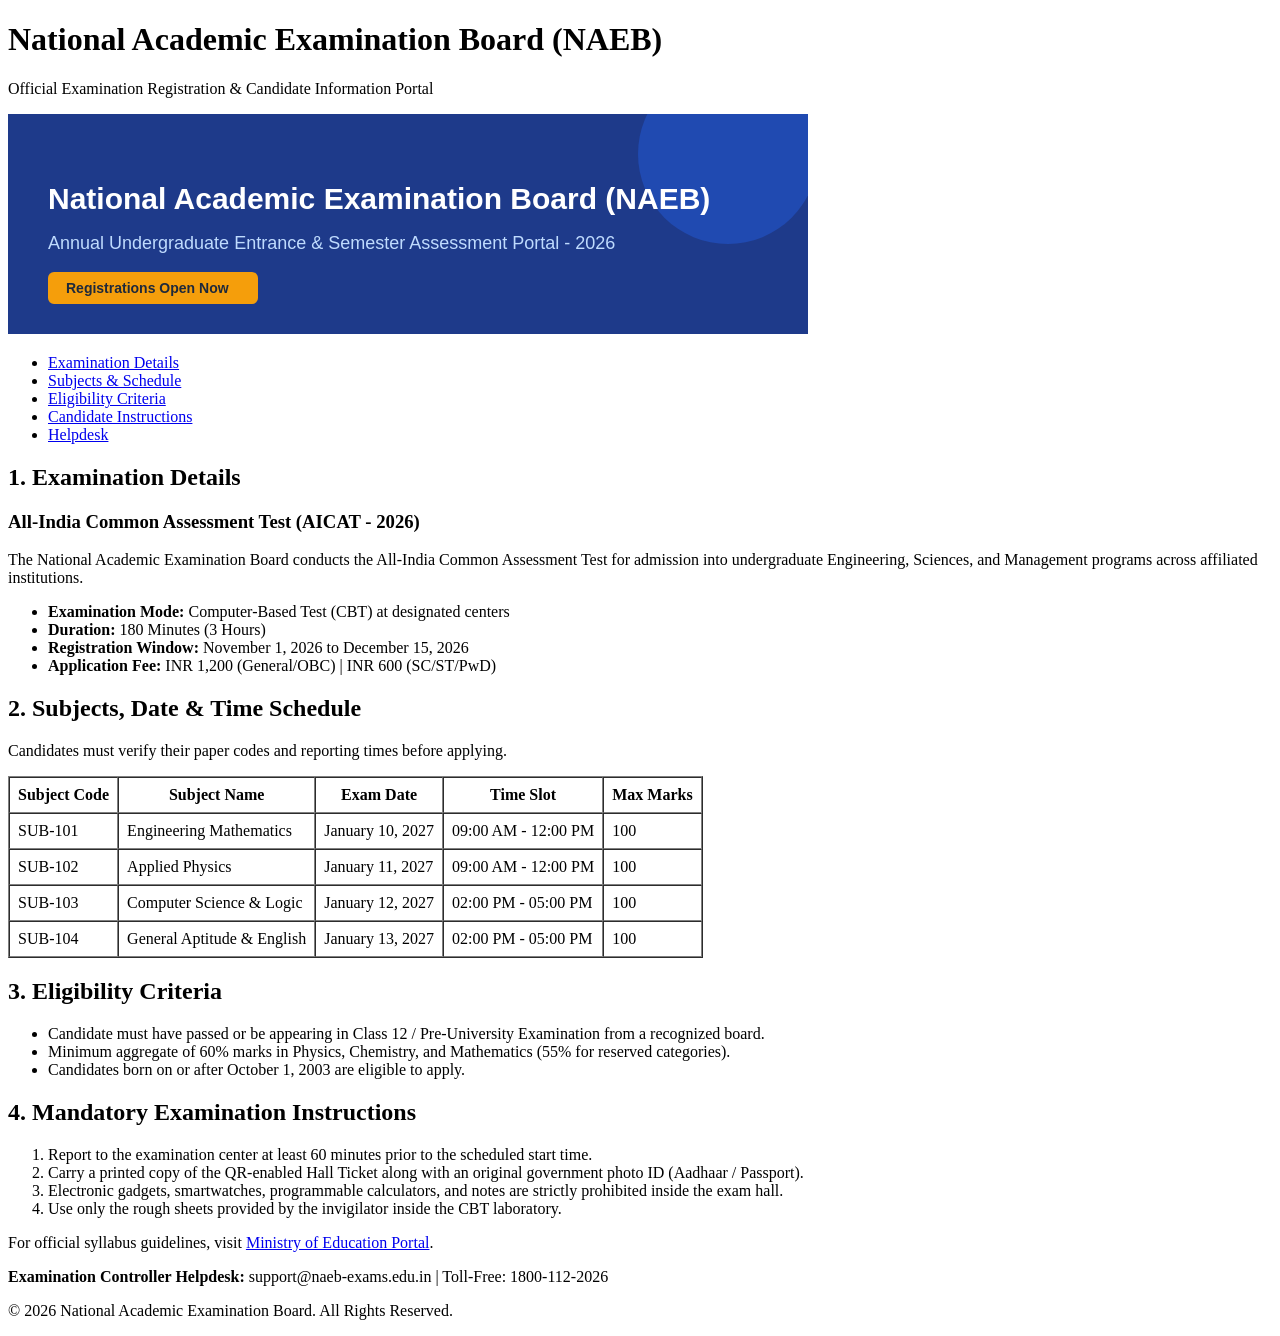
<file: Practicum_01_Static_HTML/index.html>
<!DOCTYPE html>
<html lang="en">
<head>
  <meta charset="UTF-8">
  <meta name="viewport" content="width=device-width, initial-scale=1.0">
  <title>NAEB Examination Registration Portal - Practicum 1</title>
</head>
<body>
  <header>
    <h1>National Academic Examination Board (NAEB)</h1>
    <p>Official Examination Registration &amp; Candidate Information Portal</p>
    <img src="assets/banner.svg" alt="NAEB Examination Portal Banner" width="800">
  </header>

  <nav>
    <ul>
      <li><a href="#exam-details">Examination Details</a></li>
      <li><a href="#subjects-schedule">Subjects &amp; Schedule</a></li>
      <li><a href="#eligibility">Eligibility Criteria</a></li>
      <li><a href="#instructions">Candidate Instructions</a></li>
      <li><a href="#contact">Helpdesk</a></li>
    </ul>
  </nav>

  <main>
    <section id="exam-details">
      <h2>1. Examination Details</h2>
      <article>
        <h3>All-India Common Assessment Test (AICAT - 2026)</h3>
        <p>The National Academic Examination Board conducts the All-India Common Assessment Test for admission into undergraduate Engineering, Sciences, and Management programs across affiliated institutions.</p>
        <ul>
          <li><strong>Examination Mode:</strong> Computer-Based Test (CBT) at designated centers</li>
          <li><strong>Duration:</strong> 180 Minutes (3 Hours)</li>
          <li><strong>Registration Window:</strong> November 1, 2026 to December 15, 2026</li>
          <li><strong>Application Fee:</strong> INR 1,200 (General/OBC) | INR 600 (SC/ST/PwD)</li>
        </ul>
      </article>
    </section>

    <section id="subjects-schedule">
      <h2>2. Subjects, Date &amp; Time Schedule</h2>
      <p>Candidates must verify their paper codes and reporting times before applying.</p>
      <table border="1" cellpadding="8" cellspacing="0">
        <thead>
          <tr>
            <th>Subject Code</th>
            <th>Subject Name</th>
            <th>Exam Date</th>
            <th>Time Slot</th>
            <th>Max Marks</th>
          </tr>
        </thead>
        <tbody>
          <tr>
            <td>SUB-101</td>
            <td>Engineering Mathematics</td>
            <td>January 10, 2027</td>
            <td>09:00 AM - 12:00 PM</td>
            <td>100</td>
          </tr>
          <tr>
            <td>SUB-102</td>
            <td>Applied Physics</td>
            <td>January 11, 2027</td>
            <td>09:00 AM - 12:00 PM</td>
            <td>100</td>
          </tr>
          <tr>
            <td>SUB-103</td>
            <td>Computer Science &amp; Logic</td>
            <td>January 12, 2027</td>
            <td>02:00 PM - 05:00 PM</td>
            <td>100</td>
          </tr>
          <tr>
            <td>SUB-104</td>
            <td>General Aptitude &amp; English</td>
            <td>January 13, 2027</td>
            <td>02:00 PM - 05:00 PM</td>
            <td>100</td>
          </tr>
        </tbody>
      </table>
    </section>

    <section id="eligibility">
      <h2>3. Eligibility Criteria</h2>
      <ul>
        <li>Candidate must have passed or be appearing in Class 12 / Pre-University Examination from a recognized board.</li>
        <li>Minimum aggregate of 60% marks in Physics, Chemistry, and Mathematics (55% for reserved categories).</li>
        <li>Candidates born on or after October 1, 2003 are eligible to apply.</li>
      </ul>
    </section>

    <section id="instructions">
      <h2>4. Mandatory Examination Instructions</h2>
      <ol>
        <li>Report to the examination center at least 60 minutes prior to the scheduled start time.</li>
        <li>Carry a printed copy of the QR-enabled Hall Ticket along with an original government photo ID (Aadhaar / Passport).</li>
        <li>Electronic gadgets, smartwatches, programmable calculators, and notes are strictly prohibited inside the exam hall.</li>
        <li>Use only the rough sheets provided by the invigilator inside the CBT laboratory.</li>
      </ol>
      <p>For official syllabus guidelines, visit <a href="https://www.education.gov.in" target="_blank" rel="noopener">Ministry of Education Portal</a>.</p>
    </section>
  </main>

  <footer id="contact">
    <p><strong>Examination Controller Helpdesk:</strong> support@naeb-exams.edu.in | Toll-Free: 1800-112-2026</p>
    <p>&copy; 2026 National Academic Examination Board. All Rights Reserved.</p>
  </footer>
</body>
</html>
</file>
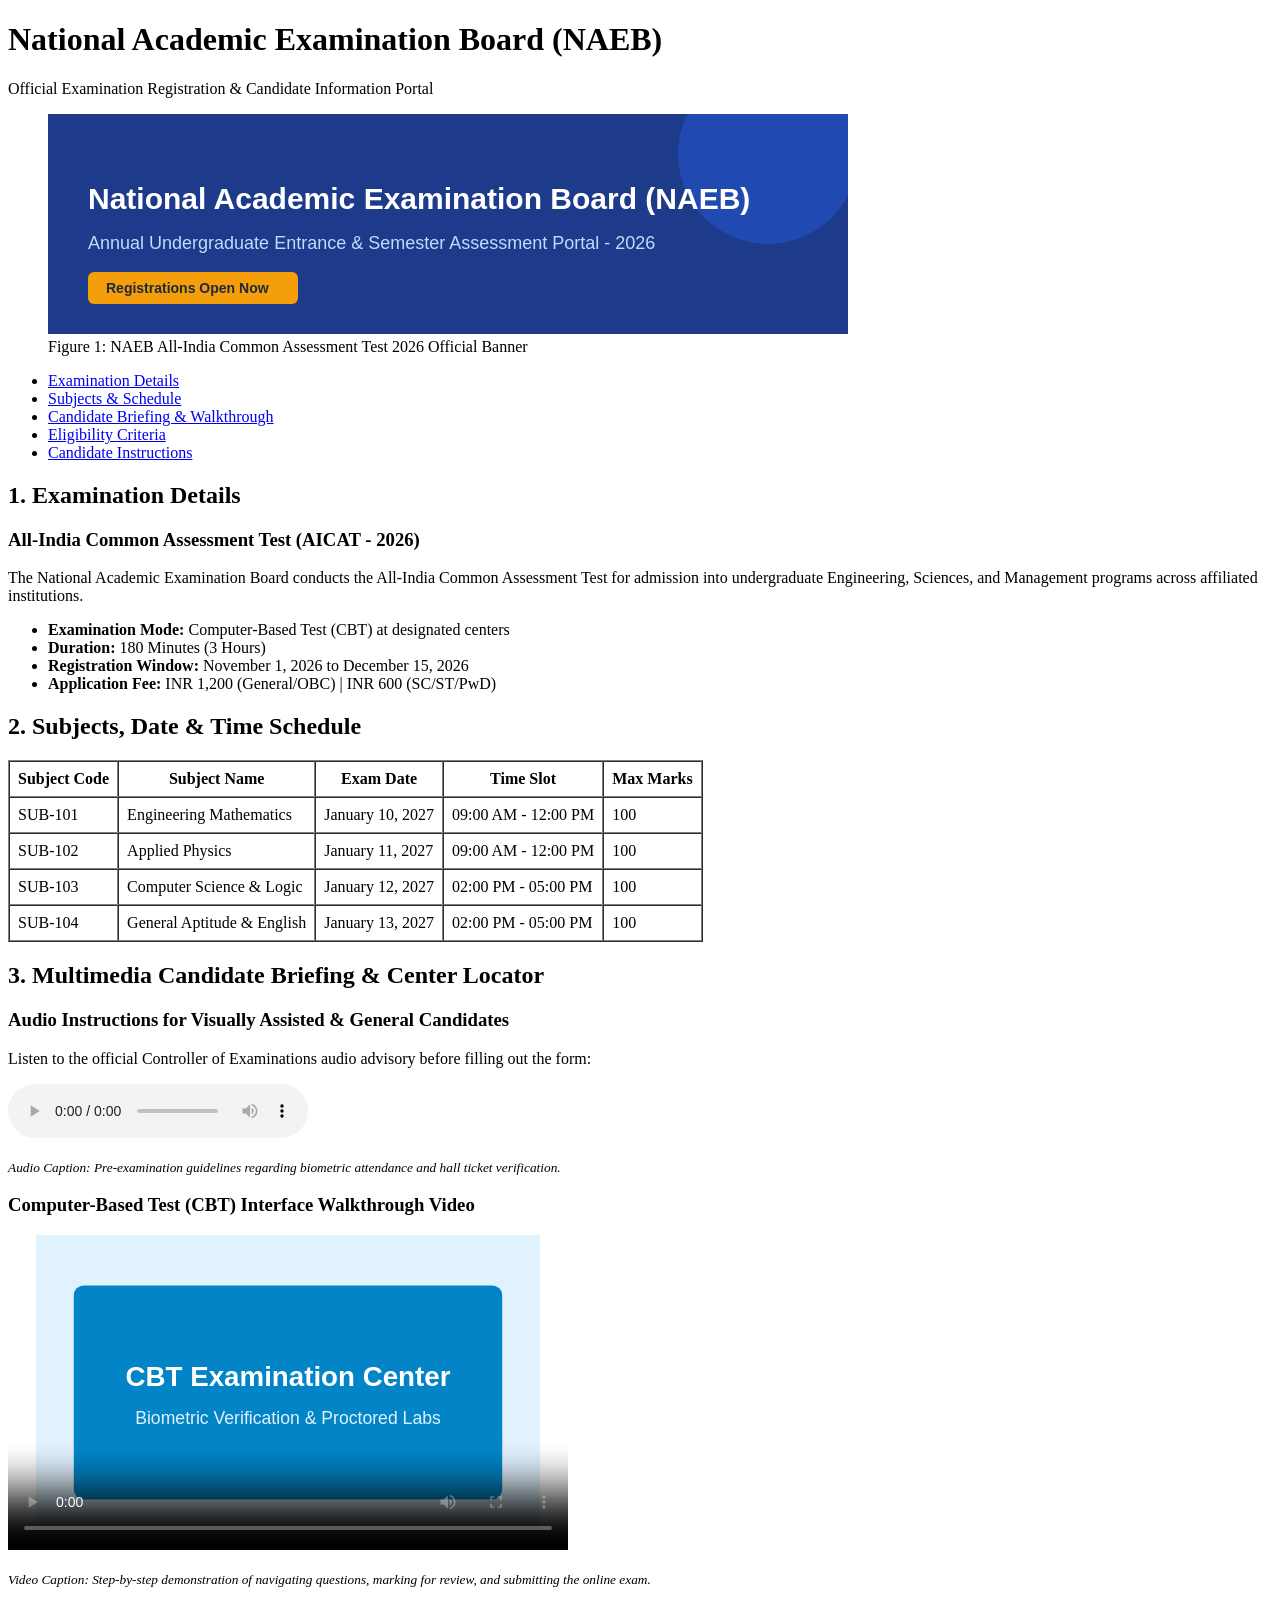
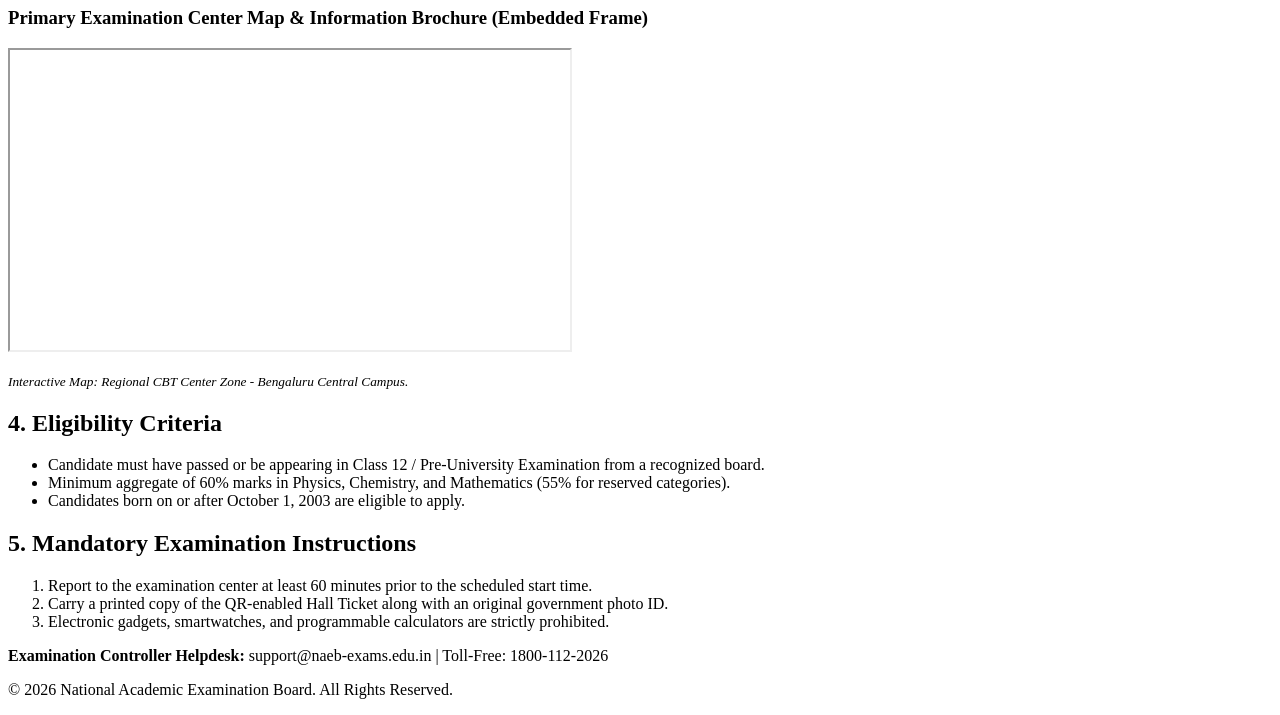
<file: Practicum_02_Multimedia/index.html>
<!DOCTYPE html>
<html lang="en">
<head>
  <meta charset="UTF-8">
  <meta name="viewport" content="width=device-width, initial-scale=1.0">
  <title>NAEB Examination Registration Portal - Practicum 2 (Multimedia)</title>
</head>
<body>
  <header>
    <h1>National Academic Examination Board (NAEB)</h1>
    <p>Official Examination Registration &amp; Candidate Information Portal</p>
    <figure>
      <img src="assets/banner.svg" alt="NAEB Examination Portal Banner" width="800">
      <figcaption>Figure 1: NAEB All-India Common Assessment Test 2026 Official Banner</figcaption>
    </figure>
  </header>

  <nav>
    <ul>
      <li><a href="#exam-details">Examination Details</a></li>
      <li><a href="#subjects-schedule">Subjects &amp; Schedule</a></li>
      <li><a href="#multimedia-guide">Candidate Briefing &amp; Walkthrough</a></li>
      <li><a href="#eligibility">Eligibility Criteria</a></li>
      <li><a href="#instructions">Candidate Instructions</a></li>
    </ul>
  </nav>

  <main>
    <section id="exam-details">
      <h2>1. Examination Details</h2>
      <article>
        <h3>All-India Common Assessment Test (AICAT - 2026)</h3>
        <p>The National Academic Examination Board conducts the All-India Common Assessment Test for admission into undergraduate Engineering, Sciences, and Management programs across affiliated institutions.</p>
        <ul>
          <li><strong>Examination Mode:</strong> Computer-Based Test (CBT) at designated centers</li>
          <li><strong>Duration:</strong> 180 Minutes (3 Hours)</li>
          <li><strong>Registration Window:</strong> November 1, 2026 to December 15, 2026</li>
          <li><strong>Application Fee:</strong> INR 1,200 (General/OBC) | INR 600 (SC/ST/PwD)</li>
        </ul>
      </article>
    </section>

    <section id="subjects-schedule">
      <h2>2. Subjects, Date &amp; Time Schedule</h2>
      <table border="1" cellpadding="8" cellspacing="0">
        <thead>
          <tr>
            <th>Subject Code</th>
            <th>Subject Name</th>
            <th>Exam Date</th>
            <th>Time Slot</th>
            <th>Max Marks</th>
          </tr>
        </thead>
        <tbody>
          <tr>
            <td>SUB-101</td>
            <td>Engineering Mathematics</td>
            <td>January 10, 2027</td>
            <td>09:00 AM - 12:00 PM</td>
            <td>100</td>
          </tr>
          <tr>
            <td>SUB-102</td>
            <td>Applied Physics</td>
            <td>January 11, 2027</td>
            <td>09:00 AM - 12:00 PM</td>
            <td>100</td>
          </tr>
          <tr>
            <td>SUB-103</td>
            <td>Computer Science &amp; Logic</td>
            <td>January 12, 2027</td>
            <td>02:00 PM - 05:00 PM</td>
            <td>100</td>
          </tr>
          <tr>
            <td>SUB-104</td>
            <td>General Aptitude &amp; English</td>
            <td>January 13, 2027</td>
            <td>02:00 PM - 05:00 PM</td>
            <td>100</td>
          </tr>
        </tbody>
      </table>
    </section>

    <section id="multimedia-guide">
      <h2>3. Multimedia Candidate Briefing &amp; Center Locator</h2>
      <article>
        <h3>Audio Instructions for Visually Assisted &amp; General Candidates</h3>
        <p>Listen to the official Controller of Examinations audio advisory before filling out the form:</p>
        <audio controls>
          <source src="https://www.w3schools.com/html/horse.mp3" type="audio/mpeg">
          Your browser does not support the HTML5 audio element.
        </audio>
        <p><small><em>Audio Caption: Pre-examination guidelines regarding biometric attendance and hall ticket verification.</em></small></p>
      </article>

      <article>
        <h3>Computer-Based Test (CBT) Interface Walkthrough Video</h3>
        <video width="560" height="315" controls poster="assets/exam_hall.svg">
          <source src="https://www.w3schools.com/html/mov_bbb.mp4" type="video/mp4">
          Your browser does not support the HTML5 video tag.
        </video>
        <p><small><em>Video Caption: Step-by-step demonstration of navigating questions, marking for review, and submitting the online exam.</em></small></p>
      </article>

      <article>
        <h3>Primary Examination Center Map &amp; Information Brochure (Embedded Frame)</h3>
        <iframe src="https://www.openstreetmap.org/export/embed.html?bbox=77.5800%2C12.9600%2C77.6100%2C12.9850&amp;layer=mapnik" width="560" height="300" title="Regional Examination Center Map"></iframe>
        <p><small><em>Interactive Map: Regional CBT Center Zone - Bengaluru Central Campus.</em></small></p>
      </article>
    </section>

    <section id="eligibility">
      <h2>4. Eligibility Criteria</h2>
      <ul>
        <li>Candidate must have passed or be appearing in Class 12 / Pre-University Examination from a recognized board.</li>
        <li>Minimum aggregate of 60% marks in Physics, Chemistry, and Mathematics (55% for reserved categories).</li>
        <li>Candidates born on or after October 1, 2003 are eligible to apply.</li>
      </ul>
    </section>

    <section id="instructions">
      <h2>5. Mandatory Examination Instructions</h2>
      <ol>
        <li>Report to the examination center at least 60 minutes prior to the scheduled start time.</li>
        <li>Carry a printed copy of the QR-enabled Hall Ticket along with an original government photo ID.</li>
        <li>Electronic gadgets, smartwatches, and programmable calculators are strictly prohibited.</li>
      </ol>
    </section>
  </main>

  <footer id="contact">
    <p><strong>Examination Controller Helpdesk:</strong> support@naeb-exams.edu.in | Toll-Free: 1800-112-2026</p>
    <p>&copy; 2026 National Academic Examination Board. All Rights Reserved.</p>
  </footer>
</body>
</html>
</file>
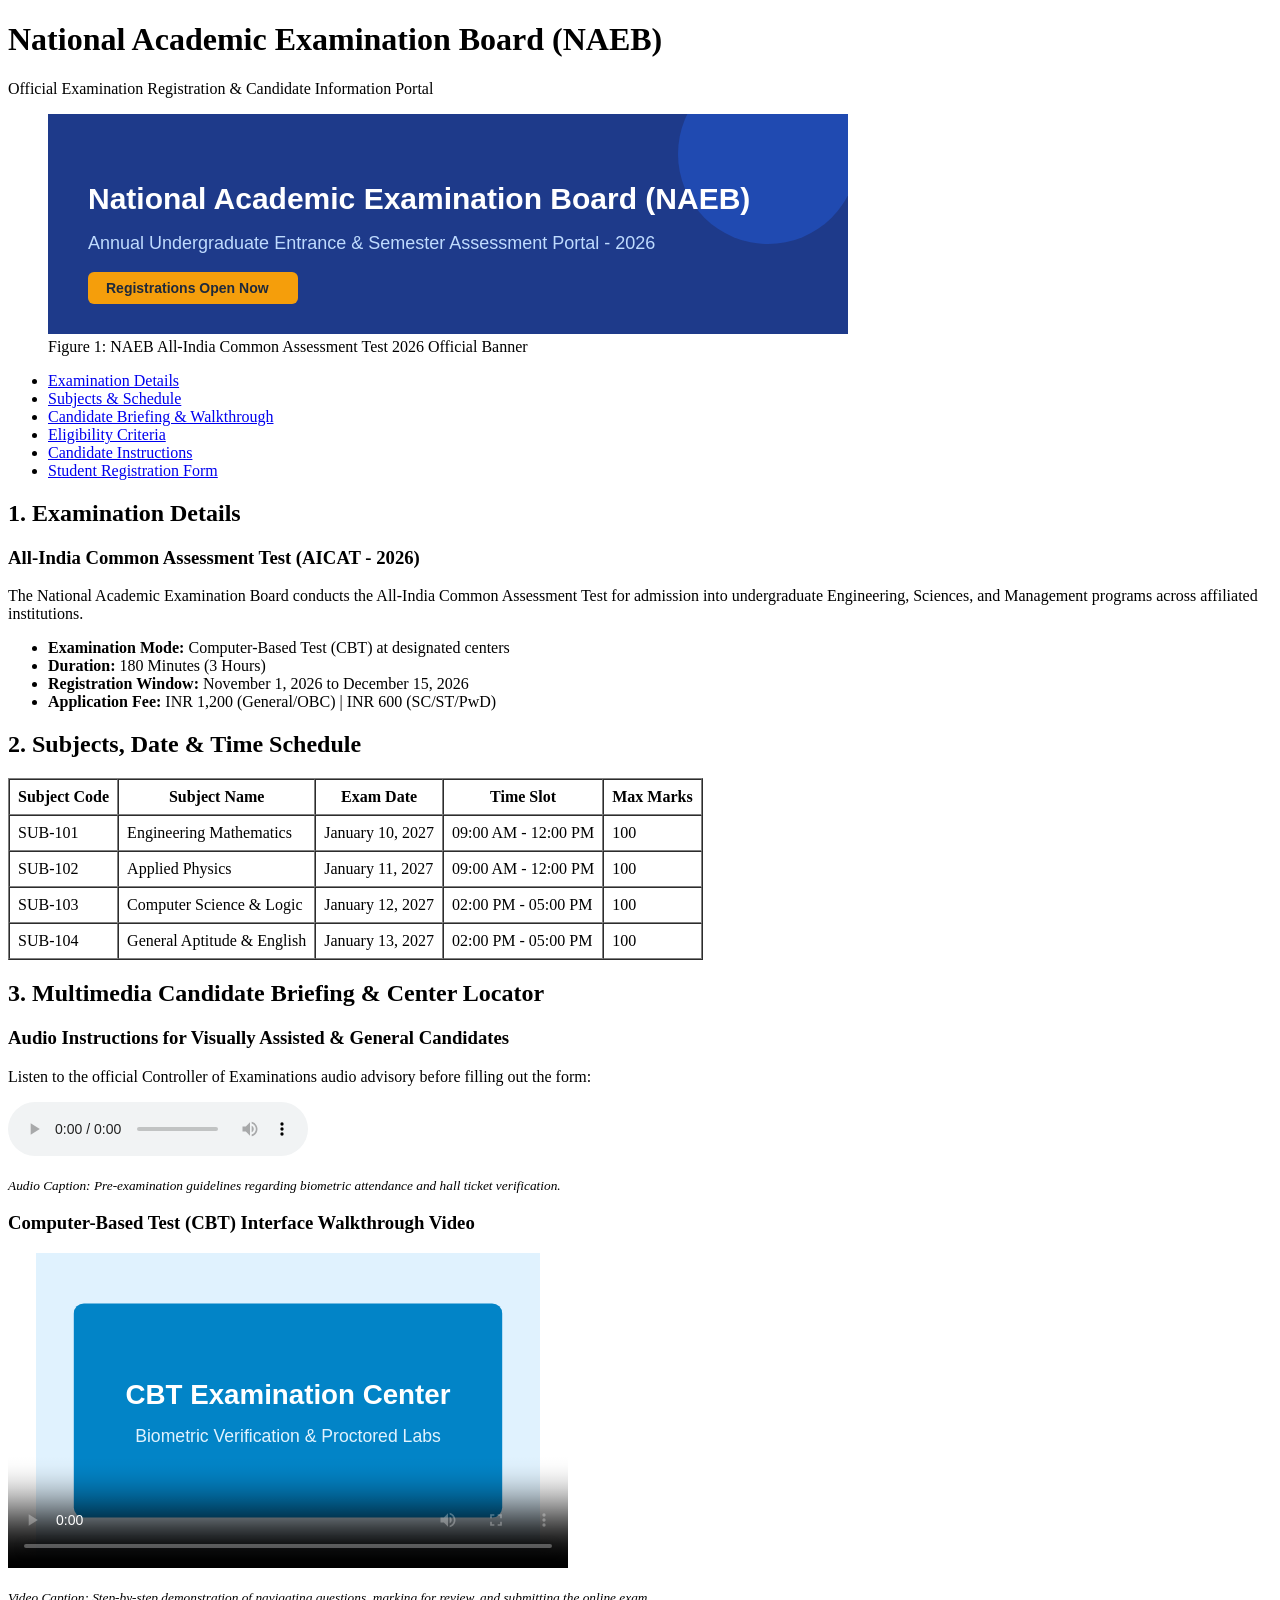
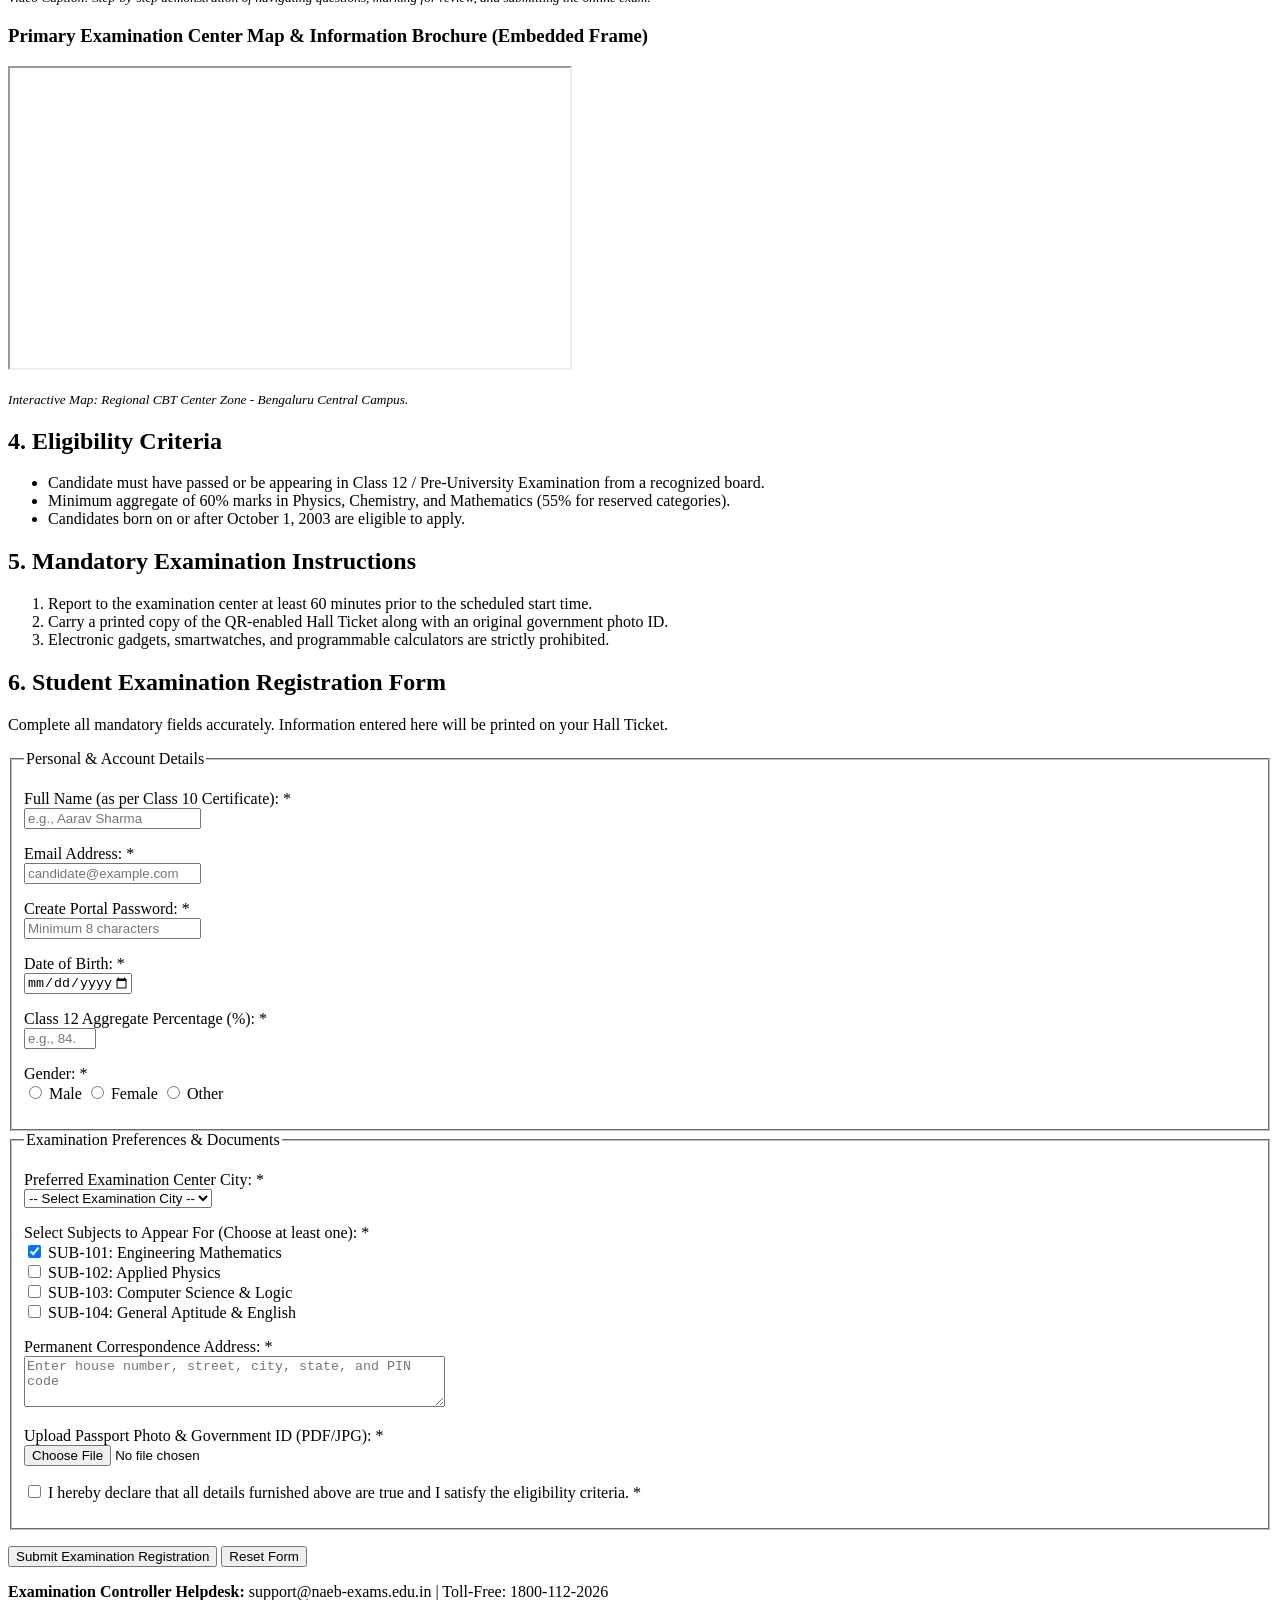
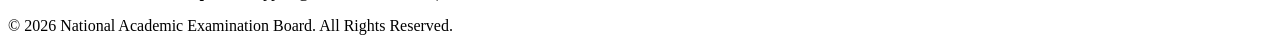
<file: Practicum_03_Web_Forms/index.html>
<!DOCTYPE html>
<html lang="en">
<head>
  <meta charset="UTF-8">
  <meta name="viewport" content="width=device-width, initial-scale=1.0">
  <title>NAEB Examination Registration Portal - Practicum 3 (Web Forms)</title>
</head>
<body>
  <header>
    <h1>National Academic Examination Board (NAEB)</h1>
    <p>Official Examination Registration &amp; Candidate Information Portal</p>
    <figure>
      <img src="assets/banner.svg" alt="NAEB Examination Portal Banner" width="800">
      <figcaption>Figure 1: NAEB All-India Common Assessment Test 2026 Official Banner</figcaption>
    </figure>
  </header>

  <nav>
    <ul>
      <li><a href="#exam-details">Examination Details</a></li>
      <li><a href="#subjects-schedule">Subjects &amp; Schedule</a></li>
      <li><a href="#multimedia-guide">Candidate Briefing &amp; Walkthrough</a></li>
      <li><a href="#eligibility">Eligibility Criteria</a></li>
      <li><a href="#instructions">Candidate Instructions</a></li>
      <li><a href="#registration-form">Student Registration Form</a></li>
    </ul>
  </nav>

  <main>
    <section id="exam-details">
      <h2>1. Examination Details</h2>
      <article>
        <h3>All-India Common Assessment Test (AICAT - 2026)</h3>
        <p>The National Academic Examination Board conducts the All-India Common Assessment Test for admission into undergraduate Engineering, Sciences, and Management programs across affiliated institutions.</p>
        <ul>
          <li><strong>Examination Mode:</strong> Computer-Based Test (CBT) at designated centers</li>
          <li><strong>Duration:</strong> 180 Minutes (3 Hours)</li>
          <li><strong>Registration Window:</strong> November 1, 2026 to December 15, 2026</li>
          <li><strong>Application Fee:</strong> INR 1,200 (General/OBC) | INR 600 (SC/ST/PwD)</li>
        </ul>
      </article>
    </section>

    <section id="subjects-schedule">
      <h2>2. Subjects, Date &amp; Time Schedule</h2>
      <table border="1" cellpadding="8" cellspacing="0">
        <thead>
          <tr>
            <th>Subject Code</th>
            <th>Subject Name</th>
            <th>Exam Date</th>
            <th>Time Slot</th>
            <th>Max Marks</th>
          </tr>
        </thead>
        <tbody>
          <tr>
            <td>SUB-101</td>
            <td>Engineering Mathematics</td>
            <td>January 10, 2027</td>
            <td>09:00 AM - 12:00 PM</td>
            <td>100</td>
          </tr>
          <tr>
            <td>SUB-102</td>
            <td>Applied Physics</td>
            <td>January 11, 2027</td>
            <td>09:00 AM - 12:00 PM</td>
            <td>100</td>
          </tr>
          <tr>
            <td>SUB-103</td>
            <td>Computer Science &amp; Logic</td>
            <td>January 12, 2027</td>
            <td>02:00 PM - 05:00 PM</td>
            <td>100</td>
          </tr>
          <tr>
            <td>SUB-104</td>
            <td>General Aptitude &amp; English</td>
            <td>January 13, 2027</td>
            <td>02:00 PM - 05:00 PM</td>
            <td>100</td>
          </tr>
        </tbody>
      </table>
    </section>

    <section id="multimedia-guide">
      <h2>3. Multimedia Candidate Briefing &amp; Center Locator</h2>
      <article>
        <h3>Audio Instructions for Visually Assisted &amp; General Candidates</h3>
        <p>Listen to the official Controller of Examinations audio advisory before filling out the form:</p>
        <audio controls>
          <source src="https://www.w3schools.com/html/horse.mp3" type="audio/mpeg">
          Your browser does not support the HTML5 audio element.
        </audio>
        <p><small><em>Audio Caption: Pre-examination guidelines regarding biometric attendance and hall ticket verification.</em></small></p>
      </article>

      <article>
        <h3>Computer-Based Test (CBT) Interface Walkthrough Video</h3>
        <video width="560" height="315" controls poster="assets/exam_hall.svg">
          <source src="https://www.w3schools.com/html/mov_bbb.mp4" type="video/mp4">
          Your browser does not support the HTML5 video tag.
        </video>
        <p><small><em>Video Caption: Step-by-step demonstration of navigating questions, marking for review, and submitting the online exam.</em></small></p>
      </article>

      <article>
        <h3>Primary Examination Center Map &amp; Information Brochure (Embedded Frame)</h3>
        <iframe src="https://www.openstreetmap.org/export/embed.html?bbox=77.5800%2C12.9600%2C77.6100%2C12.9850&amp;layer=mapnik" width="560" height="300" title="Regional Examination Center Map"></iframe>
        <p><small><em>Interactive Map: Regional CBT Center Zone - Bengaluru Central Campus.</em></small></p>
      </article>
    </section>

    <section id="eligibility">
      <h2>4. Eligibility Criteria</h2>
      <ul>
        <li>Candidate must have passed or be appearing in Class 12 / Pre-University Examination from a recognized board.</li>
        <li>Minimum aggregate of 60% marks in Physics, Chemistry, and Mathematics (55% for reserved categories).</li>
        <li>Candidates born on or after October 1, 2003 are eligible to apply.</li>
      </ul>
    </section>

    <section id="instructions">
      <h2>5. Mandatory Examination Instructions</h2>
      <ol>
        <li>Report to the examination center at least 60 minutes prior to the scheduled start time.</li>
        <li>Carry a printed copy of the QR-enabled Hall Ticket along with an original government photo ID.</li>
        <li>Electronic gadgets, smartwatches, and programmable calculators are strictly prohibited.</li>
      </ol>
    </section>
      <section id="registration-form">
      <h2>6. Student Examination Registration Form</h2>
      <p>Complete all mandatory fields accurately. Information entered here will be printed on your Hall Ticket.</p>
      <form action="#" method="post" enctype="multipart/form-data">
        <fieldset>
          <legend>Personal &amp; Account Details</legend>
          <p>
            <label for="fullName">Full Name (as per Class 10 Certificate): *</label><br>
            <input type="text" id="fullName" name="fullName" placeholder="e.g., Aarav Sharma" required minlength="3" maxlength="60">
          </p>
          <p>
            <label for="email">Email Address: *</label><br>
            <input type="email" id="email" name="email" placeholder="candidate@example.com" required>
          </p>
          <p>
            <label for="password">Create Portal Password: *</label><br>
            <input type="password" id="password" name="password" placeholder="Minimum 8 characters" required minlength="8">
          </p>
          <p>
            <label for="dob">Date of Birth: *</label><br>
            <input type="date" id="dob" name="dob" min="2003-10-01" max="2010-12-31" required>
          </p>
          <p>
            <label for="percentage">Class 12 Aggregate Percentage (%): *</label><br>
            <input type="number" id="percentage" name="percentage" min="55" max="100" step="0.1" placeholder="e.g., 84.5" required>
          </p>
          <p>
            <span>Gender: *</span><br>
            <input type="radio" id="male" name="gender" value="Male" required> <label for="male">Male</label>
            <input type="radio" id="female" name="gender" value="Female"> <label for="female">Female</label>
            <input type="radio" id="other" name="gender" value="Other"> <label for="other">Other</label>
          </p>
        </fieldset>

        <fieldset>
          <legend>Examination Preferences &amp; Documents</legend>
          <p>
            <label for="examCity">Preferred Examination Center City: *</label><br>
            <select id="examCity" name="examCity" required>
              <option value="">-- Select Examination City --</option>
              <option value="Bengaluru">Bengaluru (Zone 01)</option>
              <option value="Chennai">Chennai (Zone 02)</option>
              <option value="Hyderabad">Hyderabad (Zone 03)</option>
              <option value="Mumbai">Mumbai (Zone 04)</option>
              <option value="New Delhi">New Delhi (Zone 05)</option>
            </select>
          </p>
          <p>
            <span>Select Subjects to Appear For (Choose at least one): *</span><br>
            <input type="checkbox" id="sub101" name="subjects" value="SUB-101" checked> <label for="sub101">SUB-101: Engineering Mathematics</label><br>
            <input type="checkbox" id="sub102" name="subjects" value="SUB-102"> <label for="sub102">SUB-102: Applied Physics</label><br>
            <input type="checkbox" id="sub103" name="subjects" value="SUB-103"> <label for="sub103">SUB-103: Computer Science &amp; Logic</label><br>
            <input type="checkbox" id="sub104" name="subjects" value="SUB-104"> <label for="sub104">SUB-104: General Aptitude &amp; English</label>
          </p>
          <p>
            <label for="address">Permanent Correspondence Address: *</label><br>
            <textarea id="address" name="address" rows="3" cols="50" placeholder="Enter house number, street, city, state, and PIN code" required></textarea>
          </p>
          <p>
            <label for="idProof">Upload Passport Photo &amp; Government ID (PDF/JPG): *</label><br>
            <input type="file" id="idProof" name="idProof" accept=".jpg,.jpeg,.png,.pdf" required>
          </p>
          <p>
            <input type="checkbox" id="declaration" name="declaration" required>
            <label for="declaration">I hereby declare that all details furnished above are true and I satisfy the eligibility criteria. *</label>
          </p>
        </fieldset>

        <p>
          <button type="submit">Submit Examination Registration</button>
          <button type="reset">Reset Form</button>
        </p>
      </form>
    </section>
  </main>

  <footer id="contact">
    <p><strong>Examination Controller Helpdesk:</strong> support@naeb-exams.edu.in | Toll-Free: 1800-112-2026</p>
    <p>&copy; 2026 National Academic Examination Board. All Rights Reserved.</p>
  </footer>
</body>
</html>
</file>
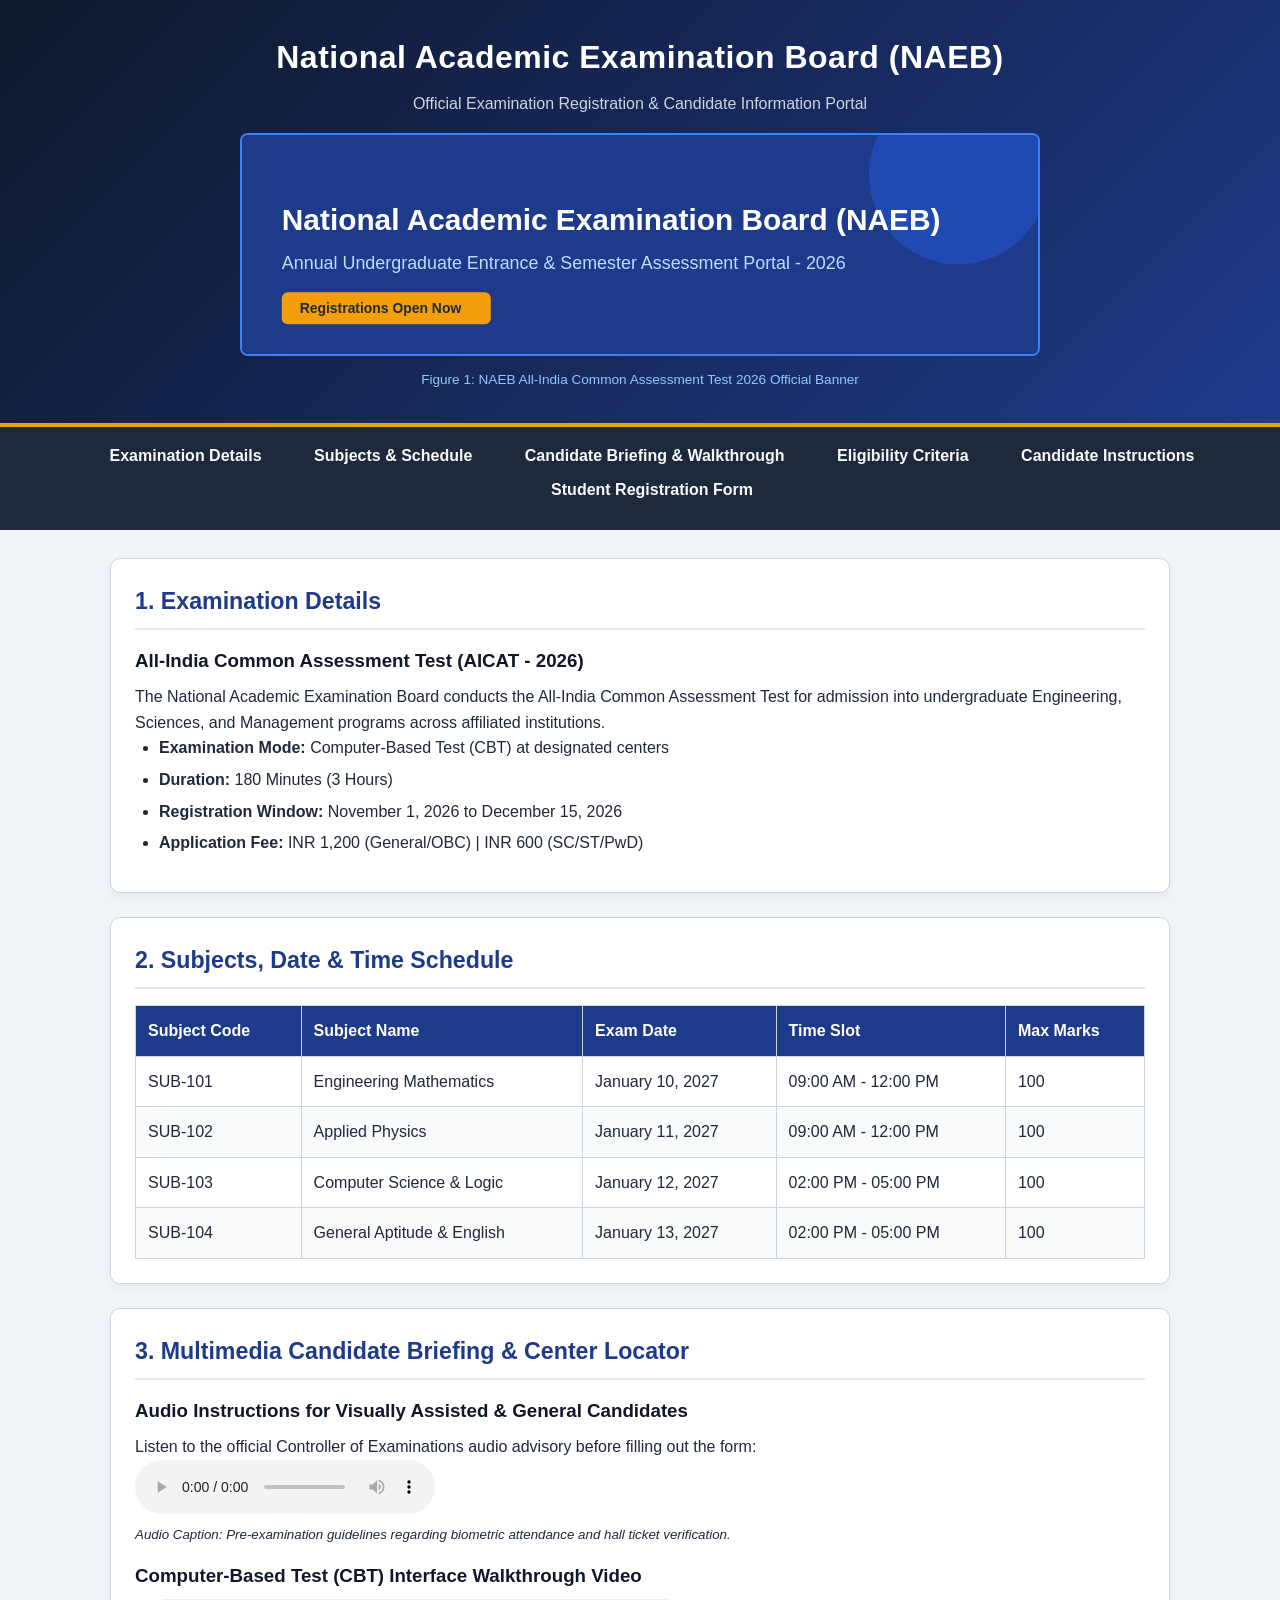
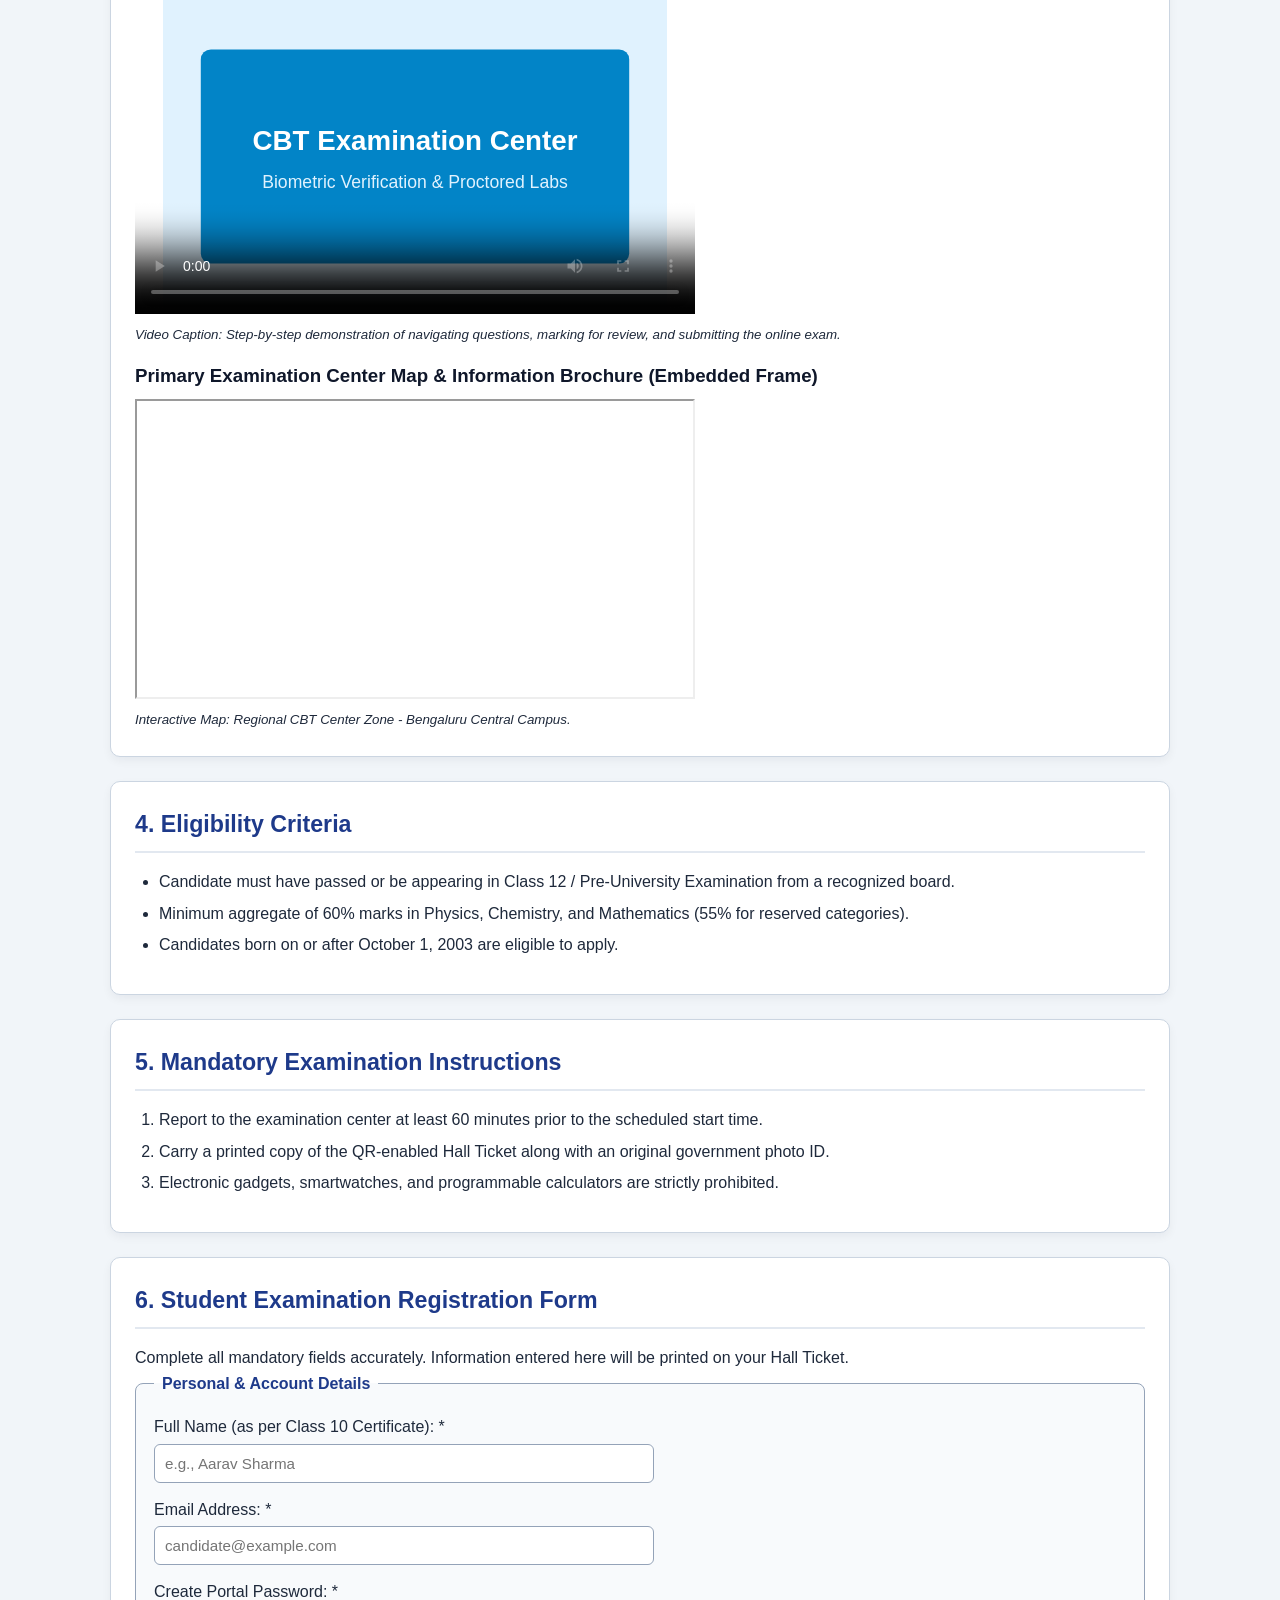
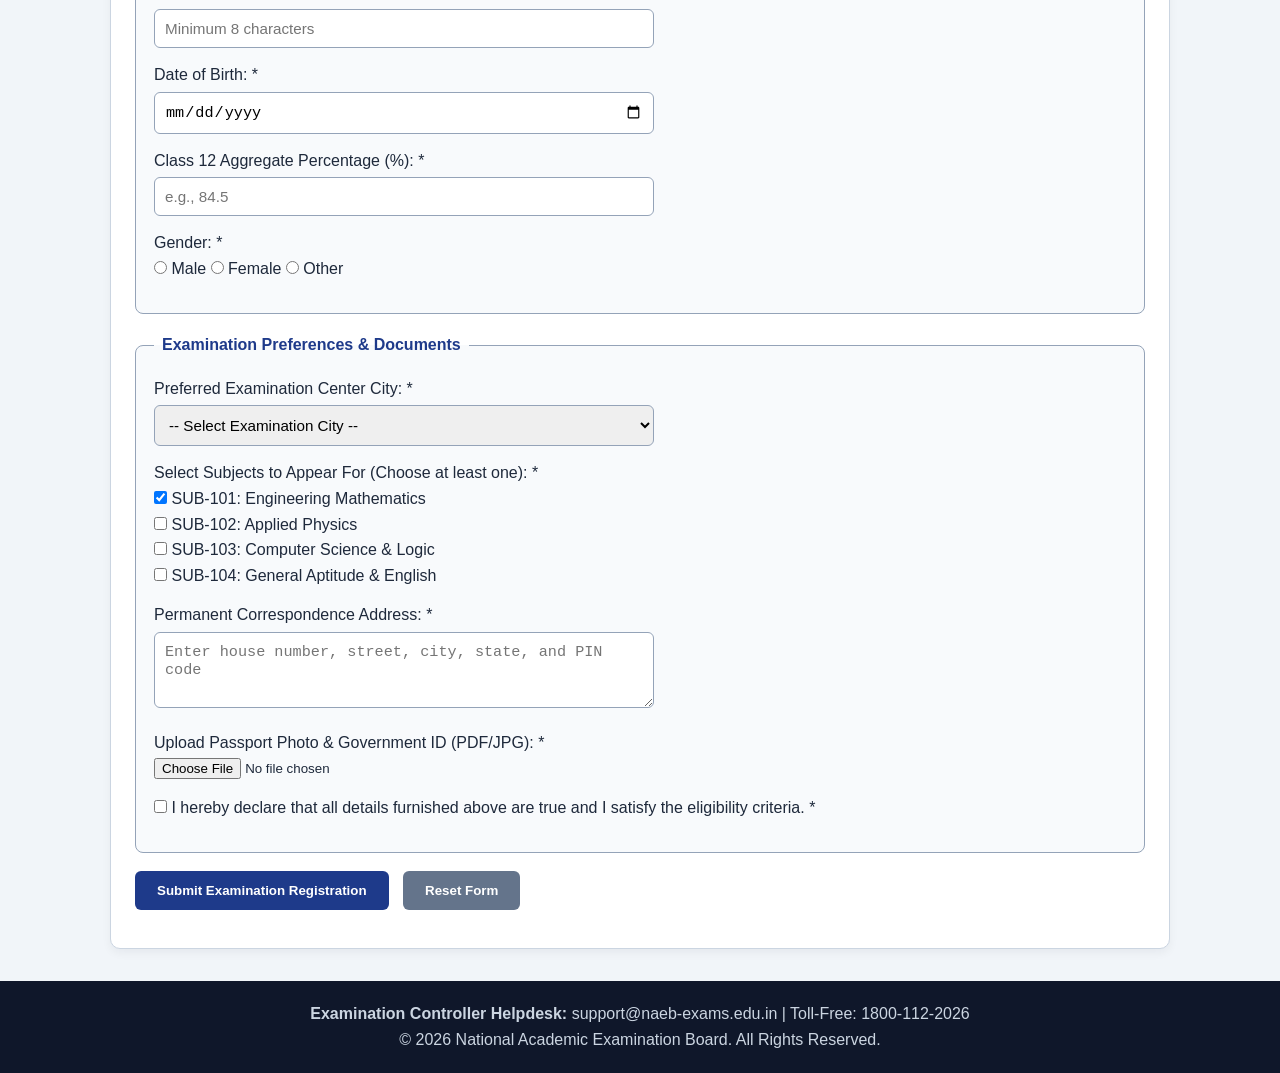
<file: Practicum_04_CSS3_Layout/index.html>
<!DOCTYPE html>
<html lang="en">
<head>
  <meta charset="UTF-8">
  <meta name="viewport" content="width=device-width, initial-scale=1.0">
  <title>NAEB Examination Registration Portal - Practicum 4 (CSS3 Layout)</title>
  <link rel="stylesheet" href="style.css">
</head>
<body>
  <header>
    <h1>National Academic Examination Board (NAEB)</h1>
    <p>Official Examination Registration &amp; Candidate Information Portal</p>
    <figure>
      <img src="assets/banner.svg" alt="NAEB Examination Portal Banner" width="800">
      <figcaption>Figure 1: NAEB All-India Common Assessment Test 2026 Official Banner</figcaption>
    </figure>
  </header>

  <nav>
    <ul>
      <li><a href="#exam-details">Examination Details</a></li>
      <li><a href="#subjects-schedule">Subjects &amp; Schedule</a></li>
      <li><a href="#multimedia-guide">Candidate Briefing &amp; Walkthrough</a></li>
      <li><a href="#eligibility">Eligibility Criteria</a></li>
      <li><a href="#instructions">Candidate Instructions</a></li>
      <li><a href="#registration-form">Student Registration Form</a></li>
    </ul>
  </nav>

  <main>
    <section id="exam-details">
      <h2>1. Examination Details</h2>
      <article>
        <h3>All-India Common Assessment Test (AICAT - 2026)</h3>
        <p>The National Academic Examination Board conducts the All-India Common Assessment Test for admission into undergraduate Engineering, Sciences, and Management programs across affiliated institutions.</p>
        <ul>
          <li><strong>Examination Mode:</strong> Computer-Based Test (CBT) at designated centers</li>
          <li><strong>Duration:</strong> 180 Minutes (3 Hours)</li>
          <li><strong>Registration Window:</strong> November 1, 2026 to December 15, 2026</li>
          <li><strong>Application Fee:</strong> INR 1,200 (General/OBC) | INR 600 (SC/ST/PwD)</li>
        </ul>
      </article>
    </section>

    <section id="subjects-schedule">
      <h2>2. Subjects, Date &amp; Time Schedule</h2>
      <table >
        <thead>
          <tr>
            <th>Subject Code</th>
            <th>Subject Name</th>
            <th>Exam Date</th>
            <th>Time Slot</th>
            <th>Max Marks</th>
          </tr>
        </thead>
        <tbody>
          <tr>
            <td>SUB-101</td>
            <td>Engineering Mathematics</td>
            <td>January 10, 2027</td>
            <td>09:00 AM - 12:00 PM</td>
            <td>100</td>
          </tr>
          <tr>
            <td>SUB-102</td>
            <td>Applied Physics</td>
            <td>January 11, 2027</td>
            <td>09:00 AM - 12:00 PM</td>
            <td>100</td>
          </tr>
          <tr>
            <td>SUB-103</td>
            <td>Computer Science &amp; Logic</td>
            <td>January 12, 2027</td>
            <td>02:00 PM - 05:00 PM</td>
            <td>100</td>
          </tr>
          <tr>
            <td>SUB-104</td>
            <td>General Aptitude &amp; English</td>
            <td>January 13, 2027</td>
            <td>02:00 PM - 05:00 PM</td>
            <td>100</td>
          </tr>
        </tbody>
      </table>
    </section>

    <section id="multimedia-guide">
      <h2>3. Multimedia Candidate Briefing &amp; Center Locator</h2>
      <article>
        <h3>Audio Instructions for Visually Assisted &amp; General Candidates</h3>
        <p>Listen to the official Controller of Examinations audio advisory before filling out the form:</p>
        <audio controls>
          <source src="https://www.w3schools.com/html/horse.mp3" type="audio/mpeg">
          Your browser does not support the HTML5 audio element.
        </audio>
        <p><small><em>Audio Caption: Pre-examination guidelines regarding biometric attendance and hall ticket verification.</em></small></p>
      </article>

      <article>
        <h3>Computer-Based Test (CBT) Interface Walkthrough Video</h3>
        <video width="560" height="315" controls poster="assets/exam_hall.svg">
          <source src="https://www.w3schools.com/html/mov_bbb.mp4" type="video/mp4">
          Your browser does not support the HTML5 video tag.
        </video>
        <p><small><em>Video Caption: Step-by-step demonstration of navigating questions, marking for review, and submitting the online exam.</em></small></p>
      </article>

      <article>
        <h3>Primary Examination Center Map &amp; Information Brochure (Embedded Frame)</h3>
        <iframe src="https://www.openstreetmap.org/export/embed.html?bbox=77.5800%2C12.9600%2C77.6100%2C12.9850&amp;layer=mapnik" width="560" height="300" title="Regional Examination Center Map"></iframe>
        <p><small><em>Interactive Map: Regional CBT Center Zone - Bengaluru Central Campus.</em></small></p>
      </article>
    </section>

    <section id="eligibility">
      <h2>4. Eligibility Criteria</h2>
      <ul>
        <li>Candidate must have passed or be appearing in Class 12 / Pre-University Examination from a recognized board.</li>
        <li>Minimum aggregate of 60% marks in Physics, Chemistry, and Mathematics (55% for reserved categories).</li>
        <li>Candidates born on or after October 1, 2003 are eligible to apply.</li>
      </ul>
    </section>

    <section id="instructions">
      <h2>5. Mandatory Examination Instructions</h2>
      <ol>
        <li>Report to the examination center at least 60 minutes prior to the scheduled start time.</li>
        <li>Carry a printed copy of the QR-enabled Hall Ticket along with an original government photo ID.</li>
        <li>Electronic gadgets, smartwatches, and programmable calculators are strictly prohibited.</li>
      </ol>
    </section>
      <section id="registration-form">
      <h2>6. Student Examination Registration Form</h2>
      <p>Complete all mandatory fields accurately. Information entered here will be printed on your Hall Ticket.</p>
      <form action="#" method="post" enctype="multipart/form-data">
        <fieldset>
          <legend>Personal &amp; Account Details</legend>
          <p>
            <label for="fullName">Full Name (as per Class 10 Certificate): *</label><br>
            <input type="text" id="fullName" name="fullName" placeholder="e.g., Aarav Sharma" required minlength="3" maxlength="60">
          </p>
          <p>
            <label for="email">Email Address: *</label><br>
            <input type="email" id="email" name="email" placeholder="candidate@example.com" required>
          </p>
          <p>
            <label for="password">Create Portal Password: *</label><br>
            <input type="password" id="password" name="password" placeholder="Minimum 8 characters" required minlength="8">
          </p>
          <p>
            <label for="dob">Date of Birth: *</label><br>
            <input type="date" id="dob" name="dob" min="2003-10-01" max="2010-12-31" required>
          </p>
          <p>
            <label for="percentage">Class 12 Aggregate Percentage (%): *</label><br>
            <input type="number" id="percentage" name="percentage" min="55" max="100" step="0.1" placeholder="e.g., 84.5" required>
          </p>
          <p>
            <span>Gender: *</span><br>
            <input type="radio" id="male" name="gender" value="Male" required> <label for="male">Male</label>
            <input type="radio" id="female" name="gender" value="Female"> <label for="female">Female</label>
            <input type="radio" id="other" name="gender" value="Other"> <label for="other">Other</label>
          </p>
        </fieldset>

        <fieldset>
          <legend>Examination Preferences &amp; Documents</legend>
          <p>
            <label for="examCity">Preferred Examination Center City: *</label><br>
            <select id="examCity" name="examCity" required>
              <option value="">-- Select Examination City --</option>
              <option value="Bengaluru">Bengaluru (Zone 01)</option>
              <option value="Chennai">Chennai (Zone 02)</option>
              <option value="Hyderabad">Hyderabad (Zone 03)</option>
              <option value="Mumbai">Mumbai (Zone 04)</option>
              <option value="New Delhi">New Delhi (Zone 05)</option>
            </select>
          </p>
          <p>
            <span>Select Subjects to Appear For (Choose at least one): *</span><br>
            <input type="checkbox" id="sub101" name="subjects" value="SUB-101" checked> <label for="sub101">SUB-101: Engineering Mathematics</label><br>
            <input type="checkbox" id="sub102" name="subjects" value="SUB-102"> <label for="sub102">SUB-102: Applied Physics</label><br>
            <input type="checkbox" id="sub103" name="subjects" value="SUB-103"> <label for="sub103">SUB-103: Computer Science &amp; Logic</label><br>
            <input type="checkbox" id="sub104" name="subjects" value="SUB-104"> <label for="sub104">SUB-104: General Aptitude &amp; English</label>
          </p>
          <p>
            <label for="address">Permanent Correspondence Address: *</label><br>
            <textarea id="address" name="address" rows="3" cols="50" placeholder="Enter house number, street, city, state, and PIN code" required></textarea>
          </p>
          <p>
            <label for="idProof">Upload Passport Photo &amp; Government ID (PDF/JPG): *</label><br>
            <input type="file" id="idProof" name="idProof" accept=".jpg,.jpeg,.png,.pdf" required>
          </p>
          <p>
            <input type="checkbox" id="declaration" name="declaration" required>
            <label for="declaration">I hereby declare that all details furnished above are true and I satisfy the eligibility criteria. *</label>
          </p>
        </fieldset>

        <p>
          <button type="submit">Submit Examination Registration</button>
          <button type="reset">Reset Form</button>
        </p>
      </form>
    </section>
  </main>

  <footer id="contact">
    <p><strong>Examination Controller Helpdesk:</strong> support@naeb-exams.edu.in | Toll-Free: 1800-112-2026</p>
    <p>&copy; 2026 National Academic Examination Board. All Rights Reserved.</p>
  </footer>
</body>
</html>
</file>
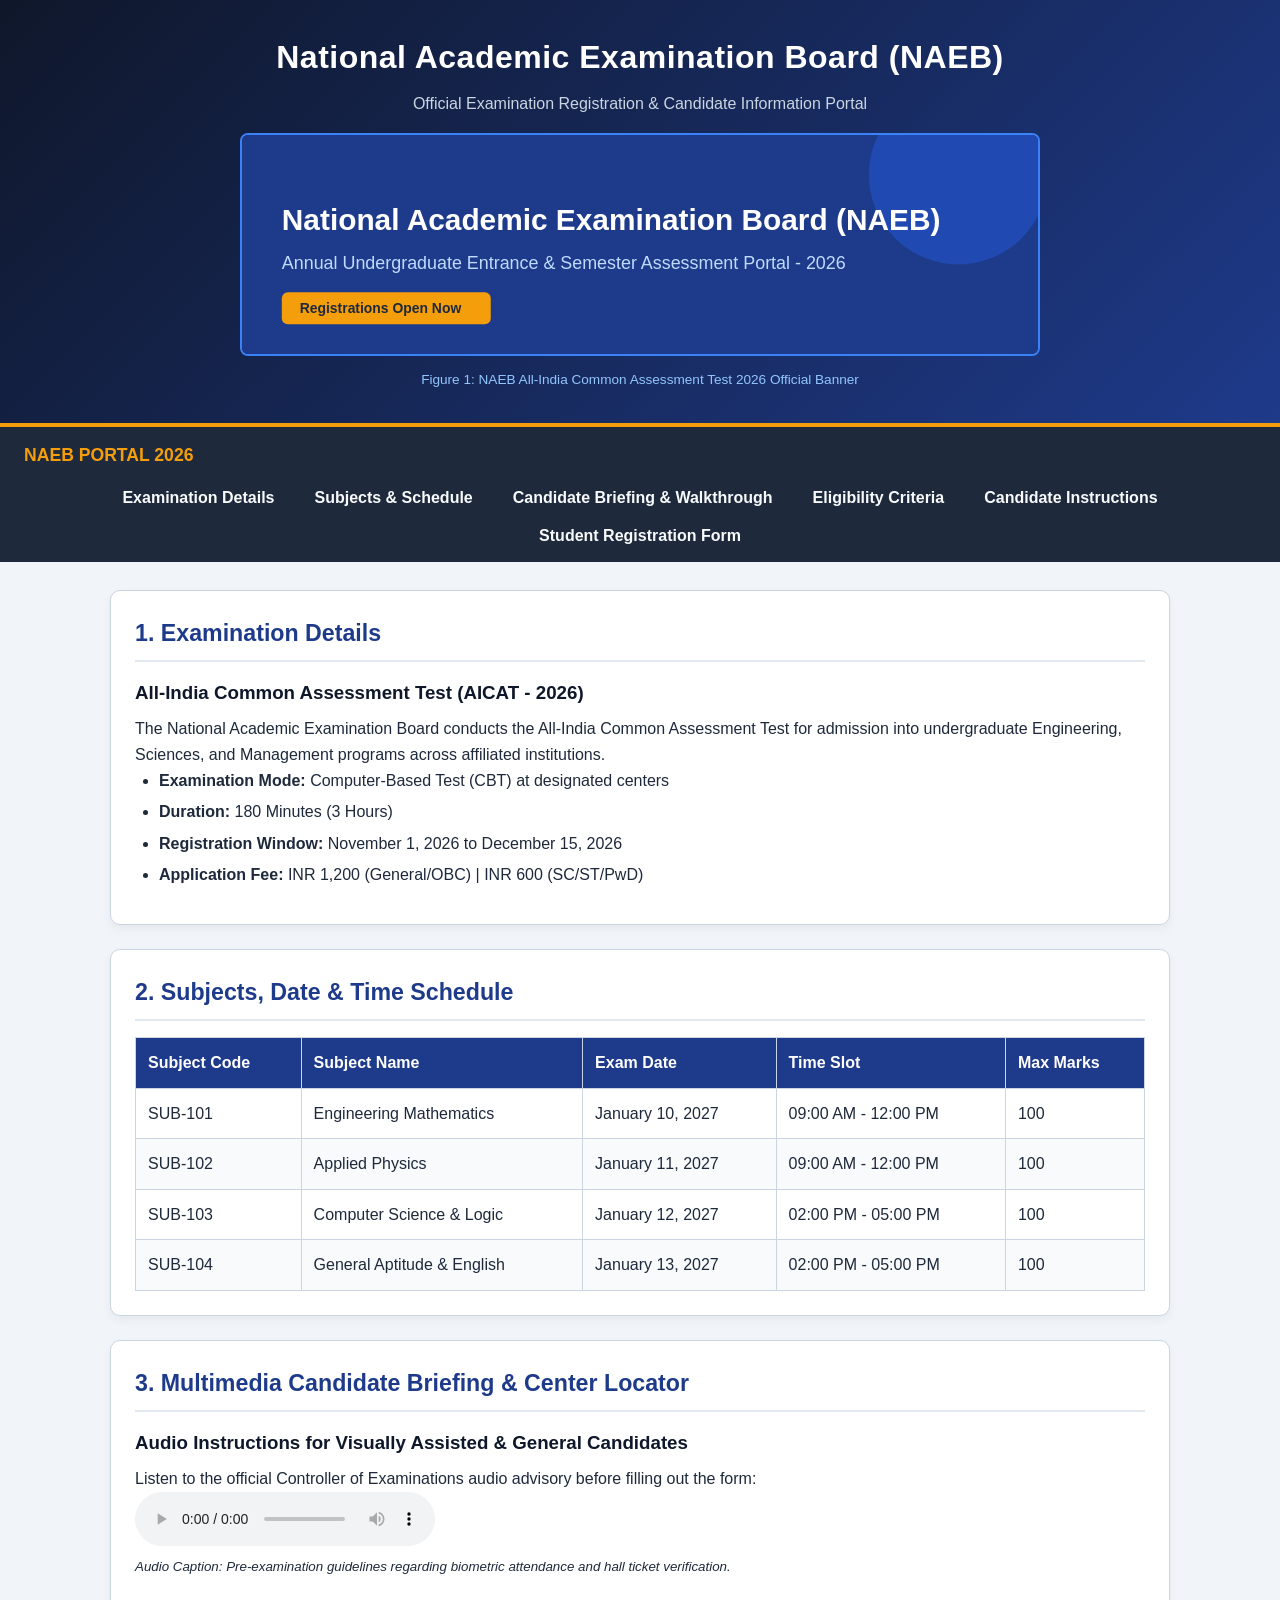
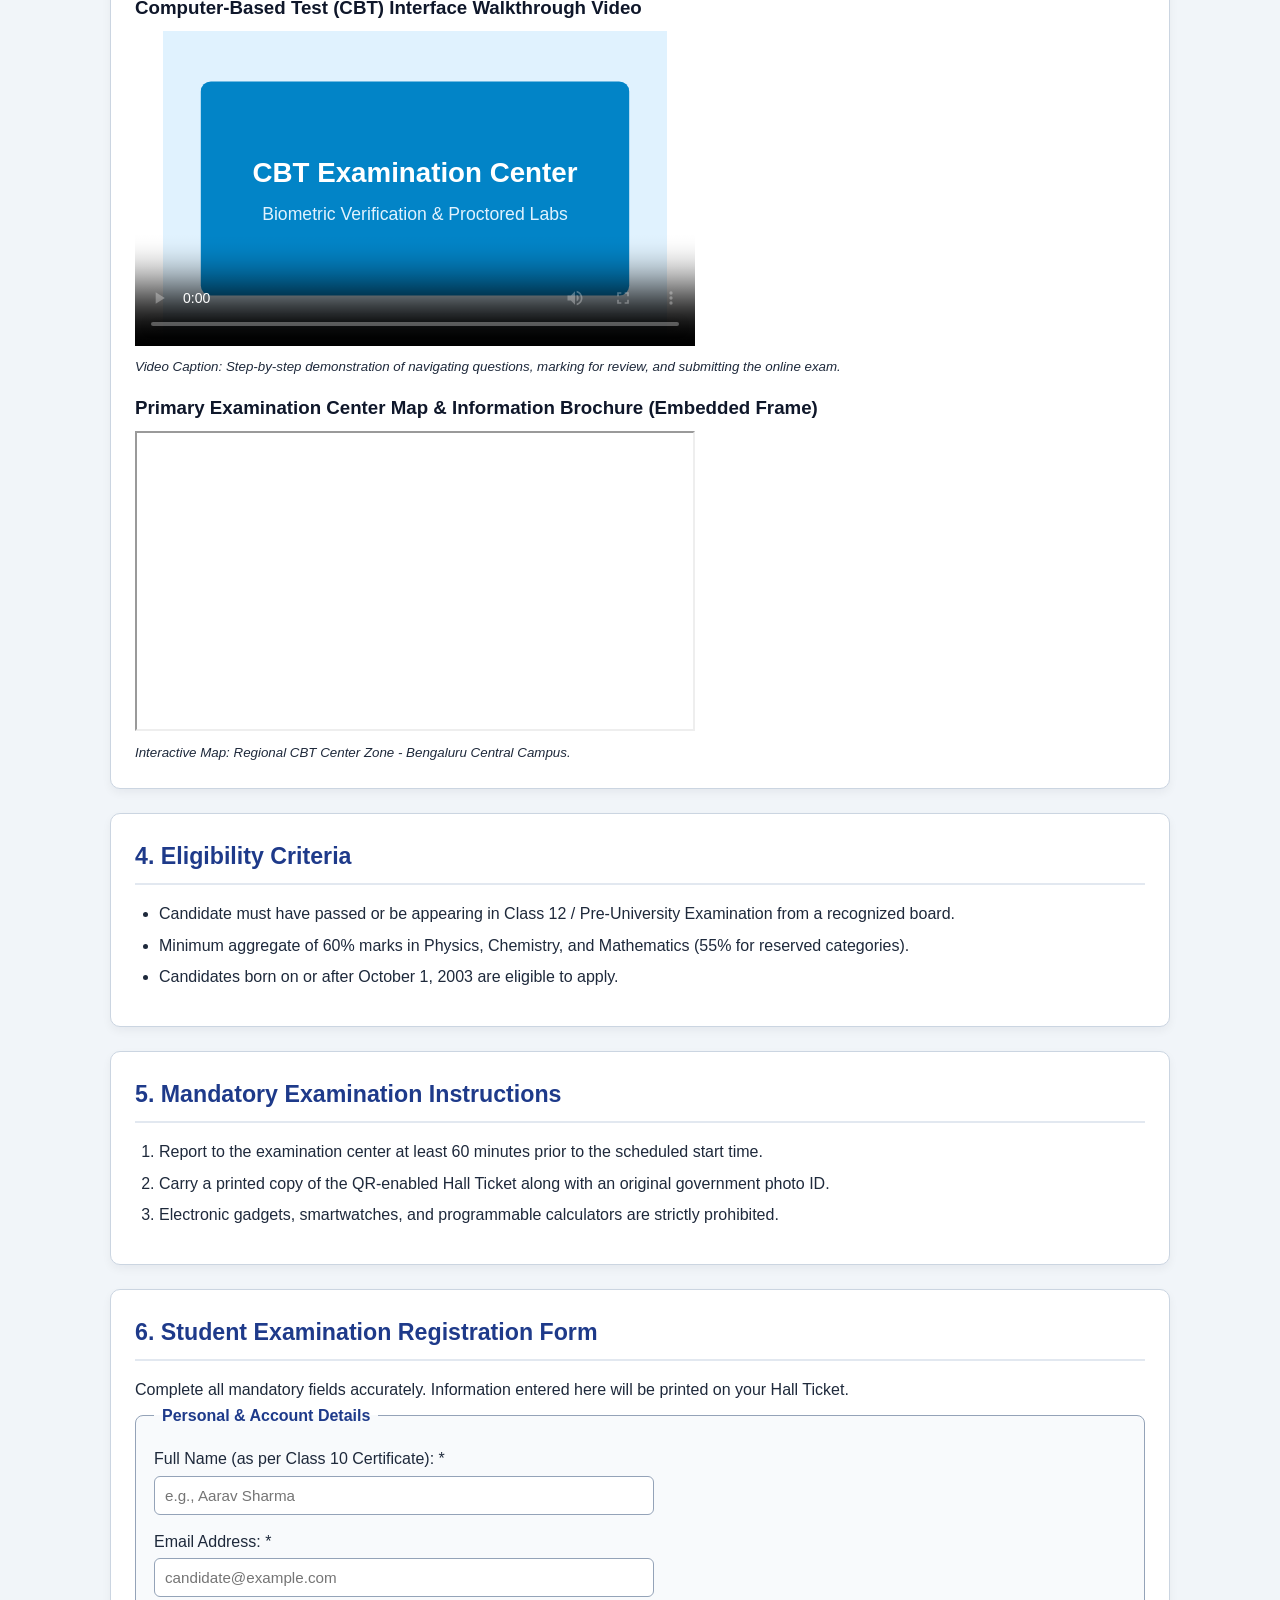
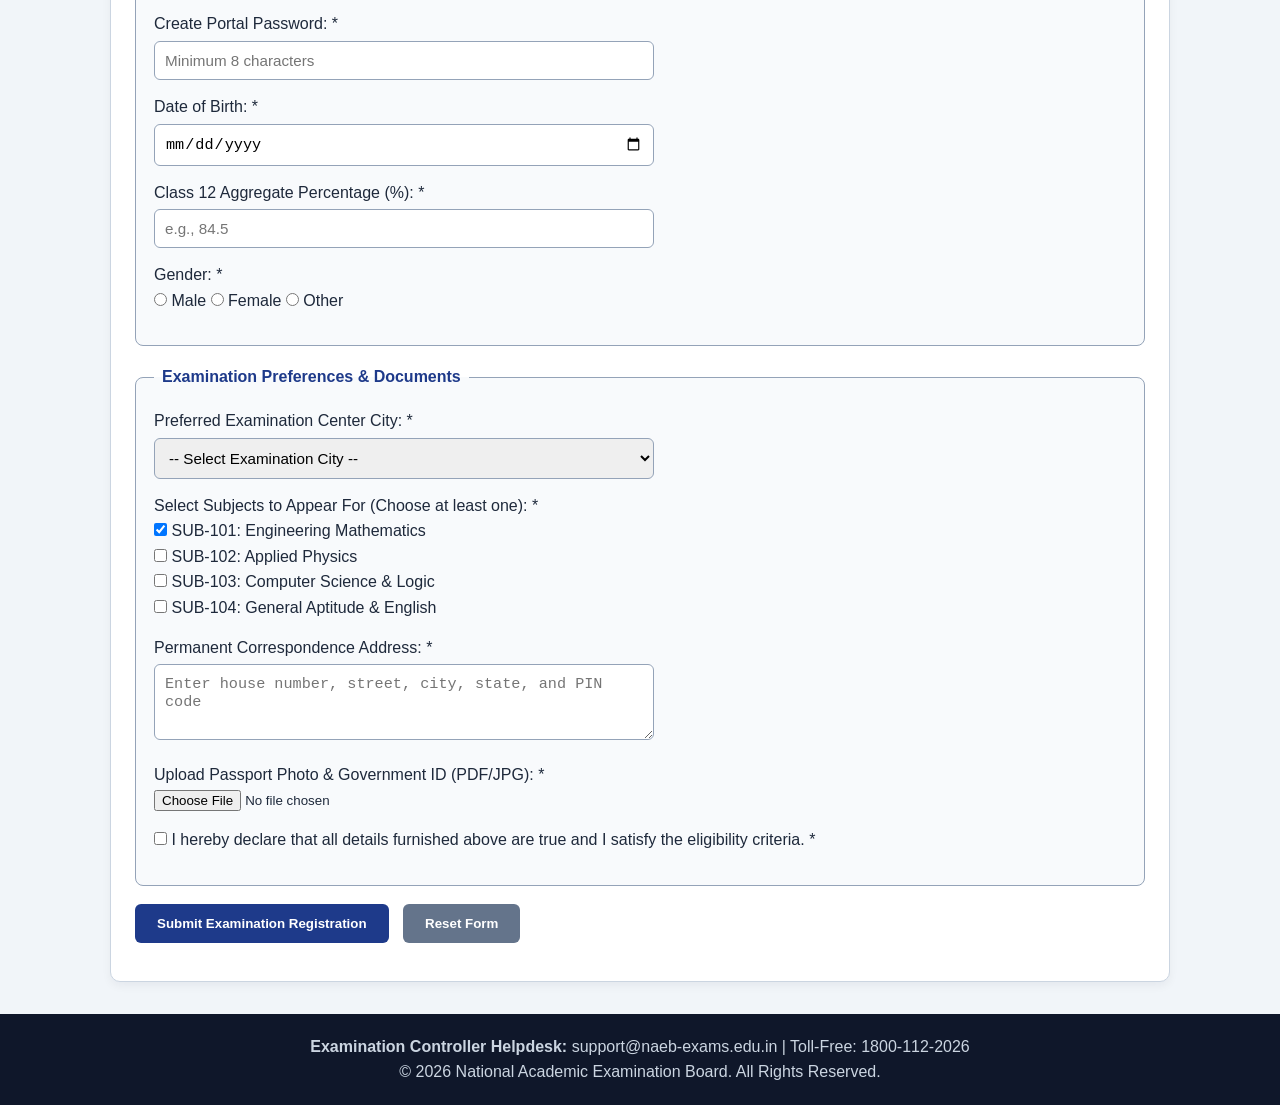
<file: Practicum_05_Flexbox_Navigation/index.html>
<!DOCTYPE html>
<html lang="en">
<head>
  <meta charset="UTF-8">
  <meta name="viewport" content="width=device-width, initial-scale=1.0">
  <title>NAEB Examination Registration Portal - Practicum 5 (Flexbox Navigation)</title>
  <link rel="stylesheet" href="style.css">
</head>
<body>
  <header>
    <h1>National Academic Examination Board (NAEB)</h1>
    <p>Official Examination Registration &amp; Candidate Information Portal</p>
    <figure>
      <img src="assets/banner.svg" alt="NAEB Examination Portal Banner" width="800">
      <figcaption>Figure 1: NAEB All-India Common Assessment Test 2026 Official Banner</figcaption>
    </figure>
  </header>

  <nav>
    <div class="nav-brand">NAEB PORTAL 2026</div>
    <ul>
      <li><a href="#exam-details">Examination Details</a></li>
      <li><a href="#subjects-schedule">Subjects &amp; Schedule</a></li>
      <li><a href="#multimedia-guide">Candidate Briefing &amp; Walkthrough</a></li>
      <li><a href="#eligibility">Eligibility Criteria</a></li>
      <li><a href="#instructions">Candidate Instructions</a></li>
      <li><a href="#registration-form">Student Registration Form</a></li>
    </ul>
  </nav>

  <main>
    <section id="exam-details">
      <h2>1. Examination Details</h2>
      <article>
        <h3>All-India Common Assessment Test (AICAT - 2026)</h3>
        <p>The National Academic Examination Board conducts the All-India Common Assessment Test for admission into undergraduate Engineering, Sciences, and Management programs across affiliated institutions.</p>
        <ul>
          <li><strong>Examination Mode:</strong> Computer-Based Test (CBT) at designated centers</li>
          <li><strong>Duration:</strong> 180 Minutes (3 Hours)</li>
          <li><strong>Registration Window:</strong> November 1, 2026 to December 15, 2026</li>
          <li><strong>Application Fee:</strong> INR 1,200 (General/OBC) | INR 600 (SC/ST/PwD)</li>
        </ul>
      </article>
    </section>

    <section id="subjects-schedule">
      <h2>2. Subjects, Date &amp; Time Schedule</h2>
      <table >
        <thead>
          <tr>
            <th>Subject Code</th>
            <th>Subject Name</th>
            <th>Exam Date</th>
            <th>Time Slot</th>
            <th>Max Marks</th>
          </tr>
        </thead>
        <tbody>
          <tr>
            <td>SUB-101</td>
            <td>Engineering Mathematics</td>
            <td>January 10, 2027</td>
            <td>09:00 AM - 12:00 PM</td>
            <td>100</td>
          </tr>
          <tr>
            <td>SUB-102</td>
            <td>Applied Physics</td>
            <td>January 11, 2027</td>
            <td>09:00 AM - 12:00 PM</td>
            <td>100</td>
          </tr>
          <tr>
            <td>SUB-103</td>
            <td>Computer Science &amp; Logic</td>
            <td>January 12, 2027</td>
            <td>02:00 PM - 05:00 PM</td>
            <td>100</td>
          </tr>
          <tr>
            <td>SUB-104</td>
            <td>General Aptitude &amp; English</td>
            <td>January 13, 2027</td>
            <td>02:00 PM - 05:00 PM</td>
            <td>100</td>
          </tr>
        </tbody>
      </table>
    </section>

    <section id="multimedia-guide">
      <h2>3. Multimedia Candidate Briefing &amp; Center Locator</h2>
      <article>
        <h3>Audio Instructions for Visually Assisted &amp; General Candidates</h3>
        <p>Listen to the official Controller of Examinations audio advisory before filling out the form:</p>
        <audio controls>
          <source src="https://www.w3schools.com/html/horse.mp3" type="audio/mpeg">
          Your browser does not support the HTML5 audio element.
        </audio>
        <p><small><em>Audio Caption: Pre-examination guidelines regarding biometric attendance and hall ticket verification.</em></small></p>
      </article>

      <article>
        <h3>Computer-Based Test (CBT) Interface Walkthrough Video</h3>
        <video width="560" height="315" controls poster="assets/exam_hall.svg">
          <source src="https://www.w3schools.com/html/mov_bbb.mp4" type="video/mp4">
          Your browser does not support the HTML5 video tag.
        </video>
        <p><small><em>Video Caption: Step-by-step demonstration of navigating questions, marking for review, and submitting the online exam.</em></small></p>
      </article>

      <article>
        <h3>Primary Examination Center Map &amp; Information Brochure (Embedded Frame)</h3>
        <iframe src="https://www.openstreetmap.org/export/embed.html?bbox=77.5800%2C12.9600%2C77.6100%2C12.9850&amp;layer=mapnik" width="560" height="300" title="Regional Examination Center Map"></iframe>
        <p><small><em>Interactive Map: Regional CBT Center Zone - Bengaluru Central Campus.</em></small></p>
      </article>
    </section>

    <section id="eligibility">
      <h2>4. Eligibility Criteria</h2>
      <ul>
        <li>Candidate must have passed or be appearing in Class 12 / Pre-University Examination from a recognized board.</li>
        <li>Minimum aggregate of 60% marks in Physics, Chemistry, and Mathematics (55% for reserved categories).</li>
        <li>Candidates born on or after October 1, 2003 are eligible to apply.</li>
      </ul>
    </section>

    <section id="instructions">
      <h2>5. Mandatory Examination Instructions</h2>
      <ol>
        <li>Report to the examination center at least 60 minutes prior to the scheduled start time.</li>
        <li>Carry a printed copy of the QR-enabled Hall Ticket along with an original government photo ID.</li>
        <li>Electronic gadgets, smartwatches, and programmable calculators are strictly prohibited.</li>
      </ol>
    </section>
      <section id="registration-form">
      <h2>6. Student Examination Registration Form</h2>
      <p>Complete all mandatory fields accurately. Information entered here will be printed on your Hall Ticket.</p>
      <form action="#" method="post" enctype="multipart/form-data">
        <fieldset>
          <legend>Personal &amp; Account Details</legend>
          <p>
            <label for="fullName">Full Name (as per Class 10 Certificate): *</label><br>
            <input type="text" id="fullName" name="fullName" placeholder="e.g., Aarav Sharma" required minlength="3" maxlength="60">
          </p>
          <p>
            <label for="email">Email Address: *</label><br>
            <input type="email" id="email" name="email" placeholder="candidate@example.com" required>
          </p>
          <p>
            <label for="password">Create Portal Password: *</label><br>
            <input type="password" id="password" name="password" placeholder="Minimum 8 characters" required minlength="8">
          </p>
          <p>
            <label for="dob">Date of Birth: *</label><br>
            <input type="date" id="dob" name="dob" min="2003-10-01" max="2010-12-31" required>
          </p>
          <p>
            <label for="percentage">Class 12 Aggregate Percentage (%): *</label><br>
            <input type="number" id="percentage" name="percentage" min="55" max="100" step="0.1" placeholder="e.g., 84.5" required>
          </p>
          <p>
            <span>Gender: *</span><br>
            <input type="radio" id="male" name="gender" value="Male" required> <label for="male">Male</label>
            <input type="radio" id="female" name="gender" value="Female"> <label for="female">Female</label>
            <input type="radio" id="other" name="gender" value="Other"> <label for="other">Other</label>
          </p>
        </fieldset>

        <fieldset>
          <legend>Examination Preferences &amp; Documents</legend>
          <p>
            <label for="examCity">Preferred Examination Center City: *</label><br>
            <select id="examCity" name="examCity" required>
              <option value="">-- Select Examination City --</option>
              <option value="Bengaluru">Bengaluru (Zone 01)</option>
              <option value="Chennai">Chennai (Zone 02)</option>
              <option value="Hyderabad">Hyderabad (Zone 03)</option>
              <option value="Mumbai">Mumbai (Zone 04)</option>
              <option value="New Delhi">New Delhi (Zone 05)</option>
            </select>
          </p>
          <p>
            <span>Select Subjects to Appear For (Choose at least one): *</span><br>
            <input type="checkbox" id="sub101" name="subjects" value="SUB-101" checked> <label for="sub101">SUB-101: Engineering Mathematics</label><br>
            <input type="checkbox" id="sub102" name="subjects" value="SUB-102"> <label for="sub102">SUB-102: Applied Physics</label><br>
            <input type="checkbox" id="sub103" name="subjects" value="SUB-103"> <label for="sub103">SUB-103: Computer Science &amp; Logic</label><br>
            <input type="checkbox" id="sub104" name="subjects" value="SUB-104"> <label for="sub104">SUB-104: General Aptitude &amp; English</label>
          </p>
          <p>
            <label for="address">Permanent Correspondence Address: *</label><br>
            <textarea id="address" name="address" rows="3" cols="50" placeholder="Enter house number, street, city, state, and PIN code" required></textarea>
          </p>
          <p>
            <label for="idProof">Upload Passport Photo &amp; Government ID (PDF/JPG): *</label><br>
            <input type="file" id="idProof" name="idProof" accept=".jpg,.jpeg,.png,.pdf" required>
          </p>
          <p>
            <input type="checkbox" id="declaration" name="declaration" required>
            <label for="declaration">I hereby declare that all details furnished above are true and I satisfy the eligibility criteria. *</label>
          </p>
        </fieldset>

        <p>
          <button type="submit">Submit Examination Registration</button>
          <button type="reset">Reset Form</button>
        </p>
      </form>
    </section>
  </main>

  <footer id="contact">
    <p><strong>Examination Controller Helpdesk:</strong> support@naeb-exams.edu.in | Toll-Free: 1800-112-2026</p>
    <p>&copy; 2026 National Academic Examination Board. All Rights Reserved.</p>
  </footer>
</body>
</html>
</file>
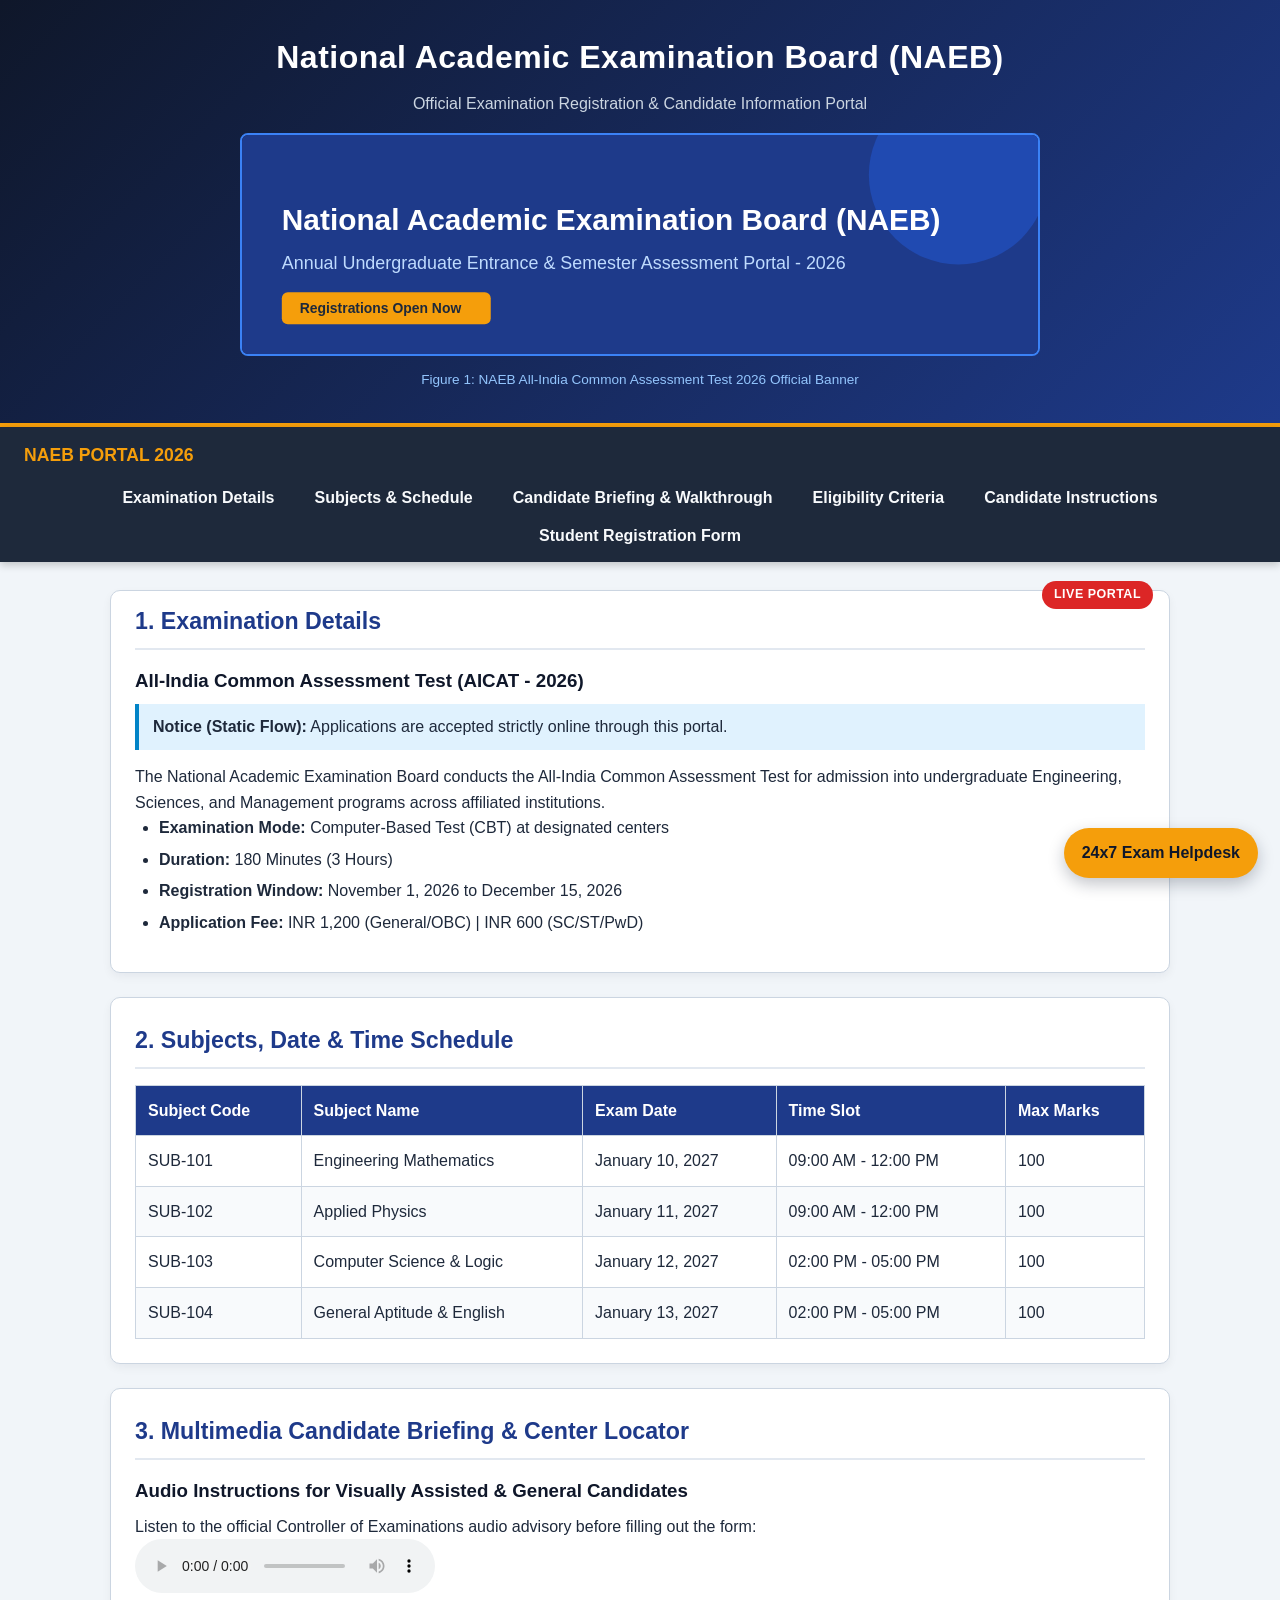
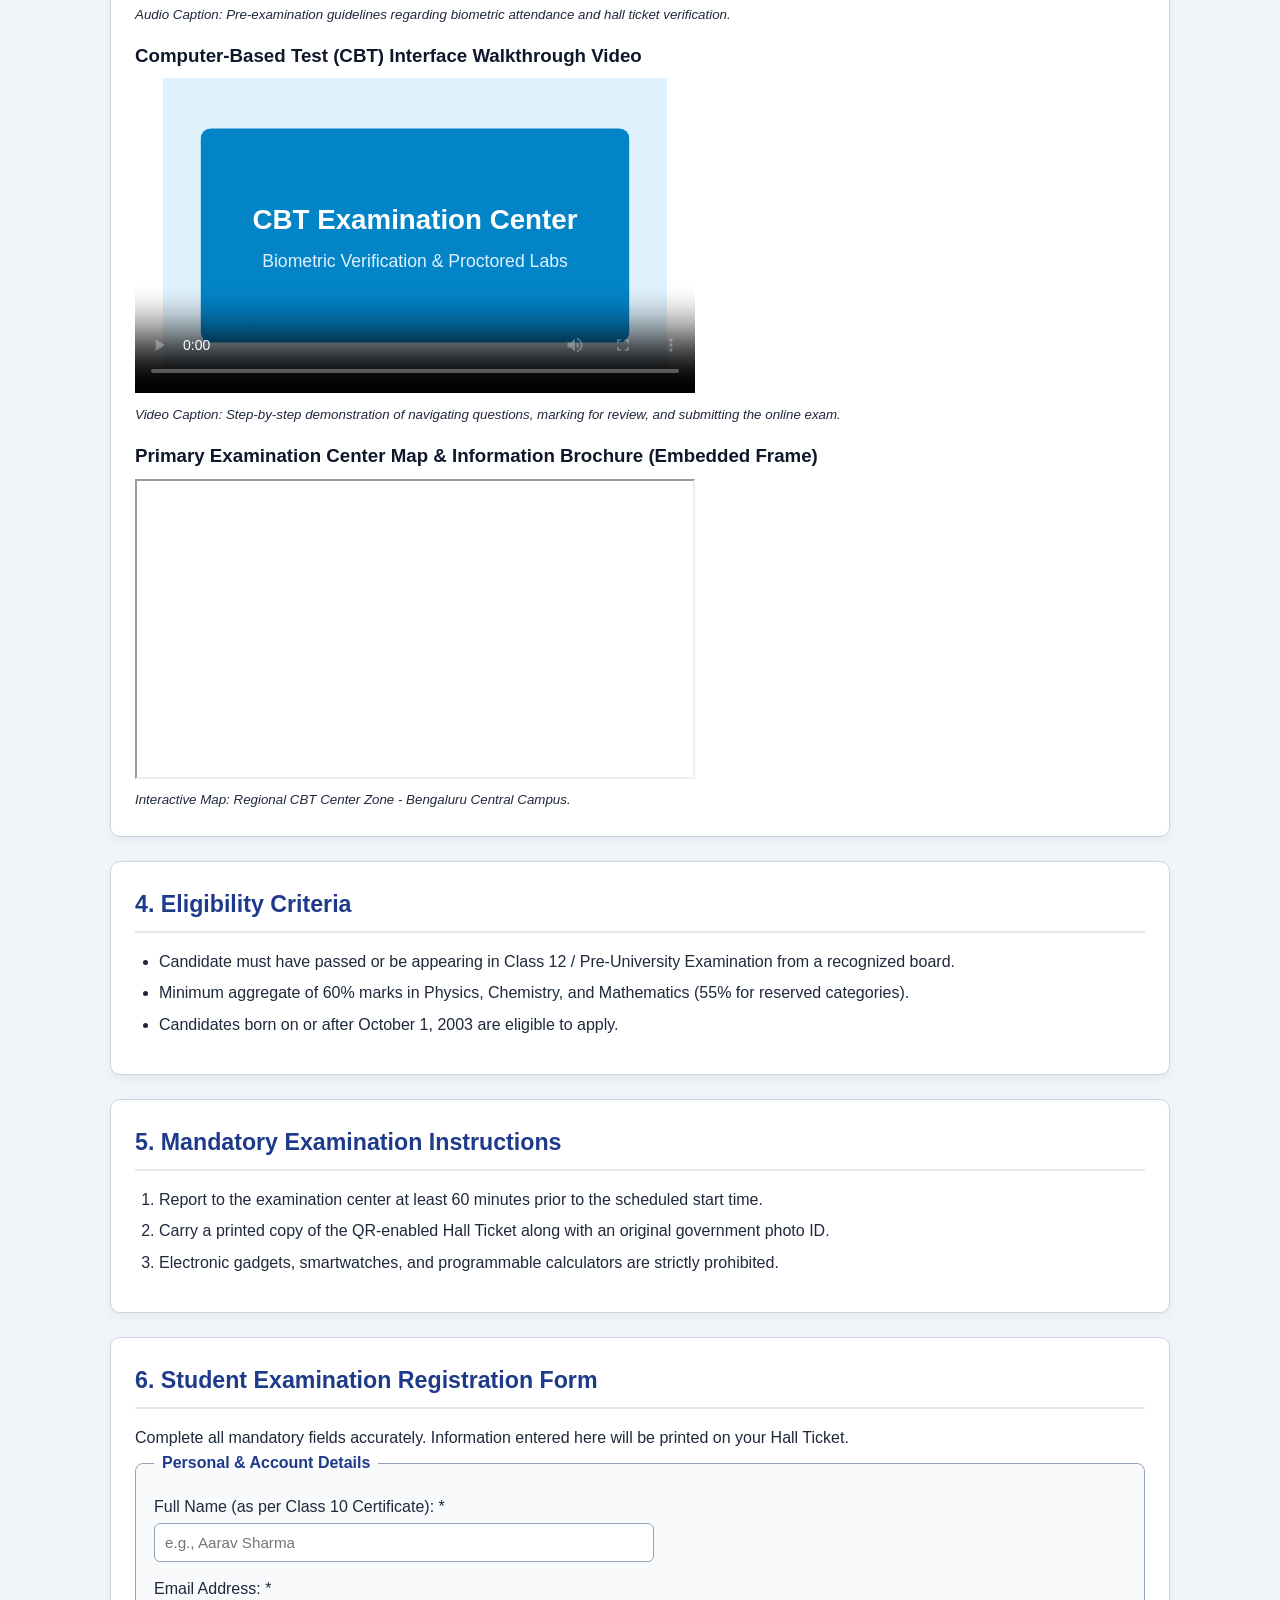
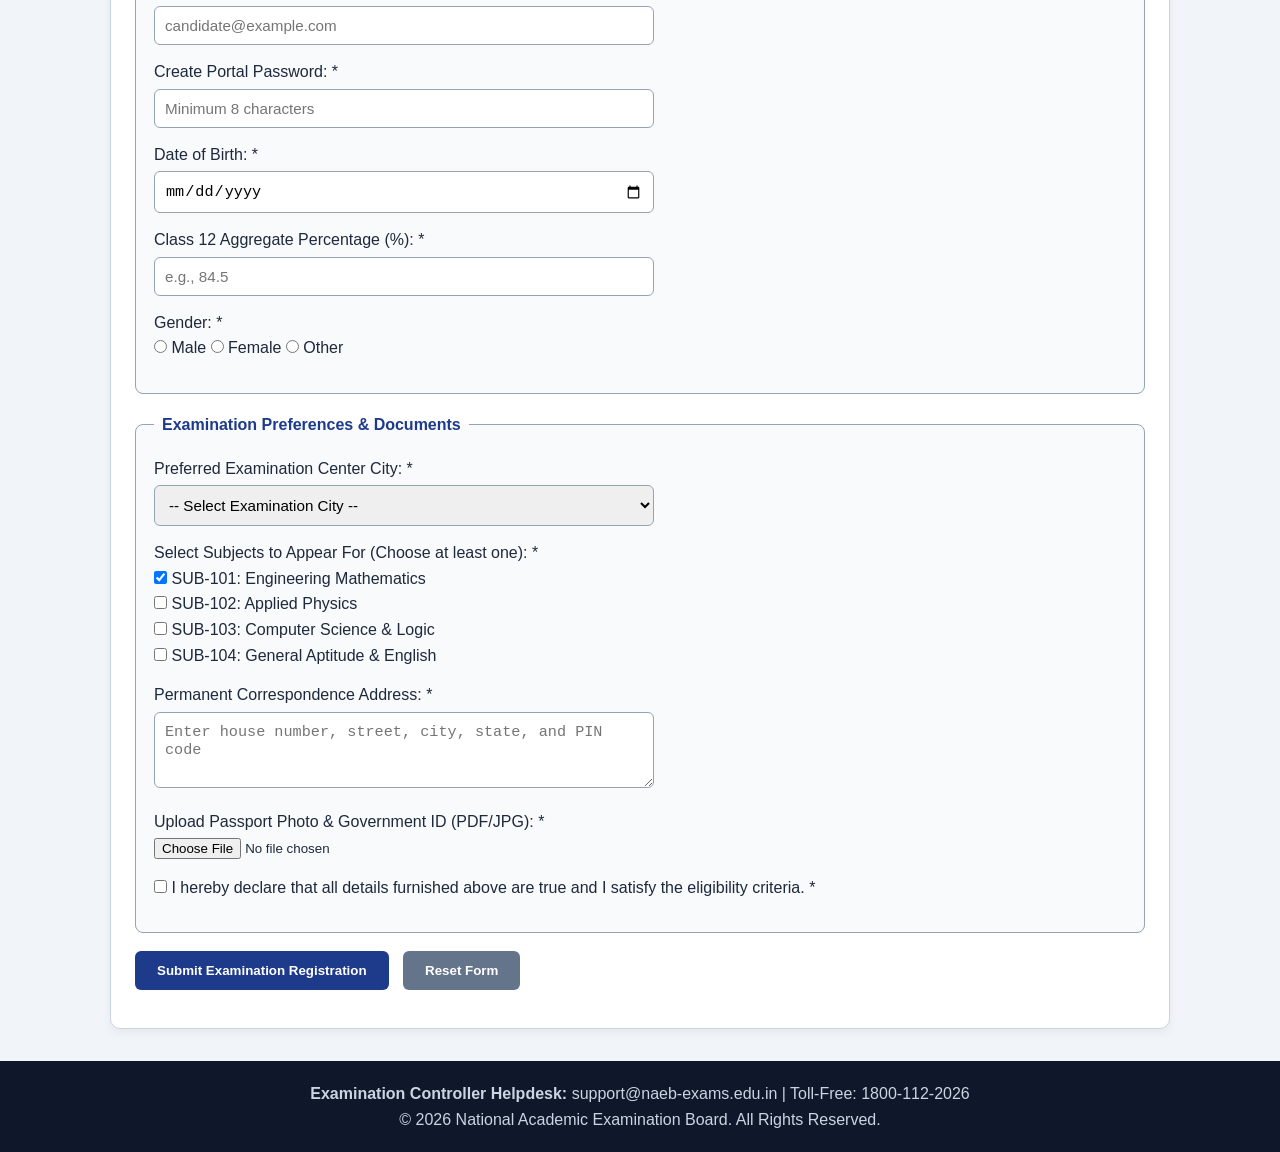
<file: Practicum_06_CSS_Positioning/index.html>
<!DOCTYPE html>
<html lang="en">
<head>
  <meta charset="UTF-8">
  <meta name="viewport" content="width=device-width, initial-scale=1.0">
  <title>NAEB Examination Registration Portal - Practicum 6 (CSS Positioning)</title>
  <link rel="stylesheet" href="style.css">
</head>
<body>
  <header>
    <h1>National Academic Examination Board (NAEB)</h1>
    <p>Official Examination Registration &amp; Candidate Information Portal</p>
    <figure>
      <img src="assets/banner.svg" alt="NAEB Examination Portal Banner" width="800">
      <figcaption>Figure 1: NAEB All-India Common Assessment Test 2026 Official Banner</figcaption>
    </figure>
  </header>

  <nav>
    <div class="nav-brand">NAEB PORTAL 2026</div>
    <ul>
      <li><a href="#exam-details">Examination Details</a></li>
      <li><a href="#subjects-schedule">Subjects &amp; Schedule</a></li>
      <li><a href="#multimedia-guide">Candidate Briefing &amp; Walkthrough</a></li>
      <li><a href="#eligibility">Eligibility Criteria</a></li>
      <li><a href="#instructions">Candidate Instructions</a></li>
      <li><a href="#registration-form">Student Registration Form</a></li>
    </ul>
  </nav>

  <main>
    <section id="exam-details" class="exam-card-wrapper">
      <span class="live-badge">LIVE PORTAL</span>
      <h2>1. Examination Details</h2>
      <article>
        <h3>All-India Common Assessment Test (AICAT - 2026)</h3>
        <div class="static-note"><strong>Notice (Static Flow):</strong> Applications are accepted strictly online through this portal.</div>
        <p>The National Academic Examination Board conducts the All-India Common Assessment Test for admission into undergraduate Engineering, Sciences, and Management programs across affiliated institutions.</p>
        <ul>
          <li><strong>Examination Mode:</strong> Computer-Based Test (CBT) at designated centers</li>
          <li><strong>Duration:</strong> 180 Minutes (3 Hours)</li>
          <li><strong>Registration Window:</strong> November 1, 2026 to December 15, 2026</li>
          <li><strong>Application Fee:</strong> INR 1,200 (General/OBC) | INR 600 (SC/ST/PwD)</li>
        </ul>
      </article>
    </section>

    <section id="subjects-schedule">
      <h2>2. Subjects, Date &amp; Time Schedule</h2>
      <table >
        <thead>
          <tr>
            <th>Subject Code</th>
            <th>Subject Name</th>
            <th>Exam Date</th>
            <th>Time Slot</th>
            <th>Max Marks</th>
          </tr>
        </thead>
        <tbody>
          <tr>
            <td>SUB-101</td>
            <td>Engineering Mathematics</td>
            <td>January 10, 2027</td>
            <td>09:00 AM - 12:00 PM</td>
            <td>100</td>
          </tr>
          <tr>
            <td>SUB-102</td>
            <td>Applied Physics</td>
            <td>January 11, 2027</td>
            <td>09:00 AM - 12:00 PM</td>
            <td>100</td>
          </tr>
          <tr>
            <td>SUB-103</td>
            <td>Computer Science &amp; Logic</td>
            <td>January 12, 2027</td>
            <td>02:00 PM - 05:00 PM</td>
            <td>100</td>
          </tr>
          <tr>
            <td>SUB-104</td>
            <td>General Aptitude &amp; English</td>
            <td>January 13, 2027</td>
            <td>02:00 PM - 05:00 PM</td>
            <td>100</td>
          </tr>
        </tbody>
      </table>
    </section>

    <section id="multimedia-guide">
      <h2>3. Multimedia Candidate Briefing &amp; Center Locator</h2>
      <article>
        <h3>Audio Instructions for Visually Assisted &amp; General Candidates</h3>
        <p>Listen to the official Controller of Examinations audio advisory before filling out the form:</p>
        <audio controls>
          <source src="https://www.w3schools.com/html/horse.mp3" type="audio/mpeg">
          Your browser does not support the HTML5 audio element.
        </audio>
        <p><small><em>Audio Caption: Pre-examination guidelines regarding biometric attendance and hall ticket verification.</em></small></p>
      </article>

      <article>
        <h3>Computer-Based Test (CBT) Interface Walkthrough Video</h3>
        <video width="560" height="315" controls poster="assets/exam_hall.svg">
          <source src="https://www.w3schools.com/html/mov_bbb.mp4" type="video/mp4">
          Your browser does not support the HTML5 video tag.
        </video>
        <p><small><em>Video Caption: Step-by-step demonstration of navigating questions, marking for review, and submitting the online exam.</em></small></p>
      </article>

      <article>
        <h3>Primary Examination Center Map &amp; Information Brochure (Embedded Frame)</h3>
        <iframe src="https://www.openstreetmap.org/export/embed.html?bbox=77.5800%2C12.9600%2C77.6100%2C12.9850&amp;layer=mapnik" width="560" height="300" title="Regional Examination Center Map"></iframe>
        <p><small><em>Interactive Map: Regional CBT Center Zone - Bengaluru Central Campus.</em></small></p>
      </article>
    </section>

    <section id="eligibility">
      <h2>4. Eligibility Criteria</h2>
      <ul>
        <li>Candidate must have passed or be appearing in Class 12 / Pre-University Examination from a recognized board.</li>
        <li>Minimum aggregate of 60% marks in Physics, Chemistry, and Mathematics (55% for reserved categories).</li>
        <li>Candidates born on or after October 1, 2003 are eligible to apply.</li>
      </ul>
    </section>

    <section id="instructions">
      <h2>5. Mandatory Examination Instructions</h2>
      <ol>
        <li>Report to the examination center at least 60 minutes prior to the scheduled start time.</li>
        <li>Carry a printed copy of the QR-enabled Hall Ticket along with an original government photo ID.</li>
        <li>Electronic gadgets, smartwatches, and programmable calculators are strictly prohibited.</li>
      </ol>
    </section>
      <section id="registration-form">
      <h2>6. Student Examination Registration Form</h2>
      <p>Complete all mandatory fields accurately. Information entered here will be printed on your Hall Ticket.</p>
      <form action="#" method="post" enctype="multipart/form-data">
        <fieldset>
          <legend>Personal &amp; Account Details</legend>
          <p>
            <label for="fullName">Full Name (as per Class 10 Certificate): *</label><br>
            <input type="text" id="fullName" name="fullName" placeholder="e.g., Aarav Sharma" required minlength="3" maxlength="60">
          </p>
          <p>
            <label for="email">Email Address: *</label><br>
            <input type="email" id="email" name="email" placeholder="candidate@example.com" required>
          </p>
          <p>
            <label for="password">Create Portal Password: *</label><br>
            <input type="password" id="password" name="password" placeholder="Minimum 8 characters" required minlength="8">
          </p>
          <p>
            <label for="dob">Date of Birth: *</label><br>
            <input type="date" id="dob" name="dob" min="2003-10-01" max="2010-12-31" required>
          </p>
          <p>
            <label for="percentage">Class 12 Aggregate Percentage (%): *</label><br>
            <input type="number" id="percentage" name="percentage" min="55" max="100" step="0.1" placeholder="e.g., 84.5" required>
          </p>
          <p>
            <span>Gender: *</span><br>
            <input type="radio" id="male" name="gender" value="Male" required> <label for="male">Male</label>
            <input type="radio" id="female" name="gender" value="Female"> <label for="female">Female</label>
            <input type="radio" id="other" name="gender" value="Other"> <label for="other">Other</label>
          </p>
        </fieldset>

        <fieldset>
          <legend>Examination Preferences &amp; Documents</legend>
          <p>
            <label for="examCity">Preferred Examination Center City: *</label><br>
            <select id="examCity" name="examCity" required>
              <option value="">-- Select Examination City --</option>
              <option value="Bengaluru">Bengaluru (Zone 01)</option>
              <option value="Chennai">Chennai (Zone 02)</option>
              <option value="Hyderabad">Hyderabad (Zone 03)</option>
              <option value="Mumbai">Mumbai (Zone 04)</option>
              <option value="New Delhi">New Delhi (Zone 05)</option>
            </select>
          </p>
          <p>
            <span>Select Subjects to Appear For (Choose at least one): *</span><br>
            <input type="checkbox" id="sub101" name="subjects" value="SUB-101" checked> <label for="sub101">SUB-101: Engineering Mathematics</label><br>
            <input type="checkbox" id="sub102" name="subjects" value="SUB-102"> <label for="sub102">SUB-102: Applied Physics</label><br>
            <input type="checkbox" id="sub103" name="subjects" value="SUB-103"> <label for="sub103">SUB-103: Computer Science &amp; Logic</label><br>
            <input type="checkbox" id="sub104" name="subjects" value="SUB-104"> <label for="sub104">SUB-104: General Aptitude &amp; English</label>
          </p>
          <p>
            <label for="address">Permanent Correspondence Address: *</label><br>
            <textarea id="address" name="address" rows="3" cols="50" placeholder="Enter house number, street, city, state, and PIN code" required></textarea>
          </p>
          <p>
            <label for="idProof">Upload Passport Photo &amp; Government ID (PDF/JPG): *</label><br>
            <input type="file" id="idProof" name="idProof" accept=".jpg,.jpeg,.png,.pdf" required>
          </p>
          <p>
            <input type="checkbox" id="declaration" name="declaration" required>
            <label for="declaration">I hereby declare that all details furnished above are true and I satisfy the eligibility criteria. *</label>
          </p>
        </fieldset>

        <p>
          <button type="submit">Submit Examination Registration</button>
          <button type="reset">Reset Form</button>
        </p>
      </form>
    </section>
  </main>

  <footer id="contact">
    <p><strong>Examination Controller Helpdesk:</strong> support@naeb-exams.edu.in | Toll-Free: 1800-112-2026</p>
    <p>&copy; 2026 National Academic Examination Board. All Rights Reserved.</p>
  </footer>
  <a href="#contact" class="fixed-help-btn">24x7 Exam Helpdesk</a>
</body>
</html>
</file>
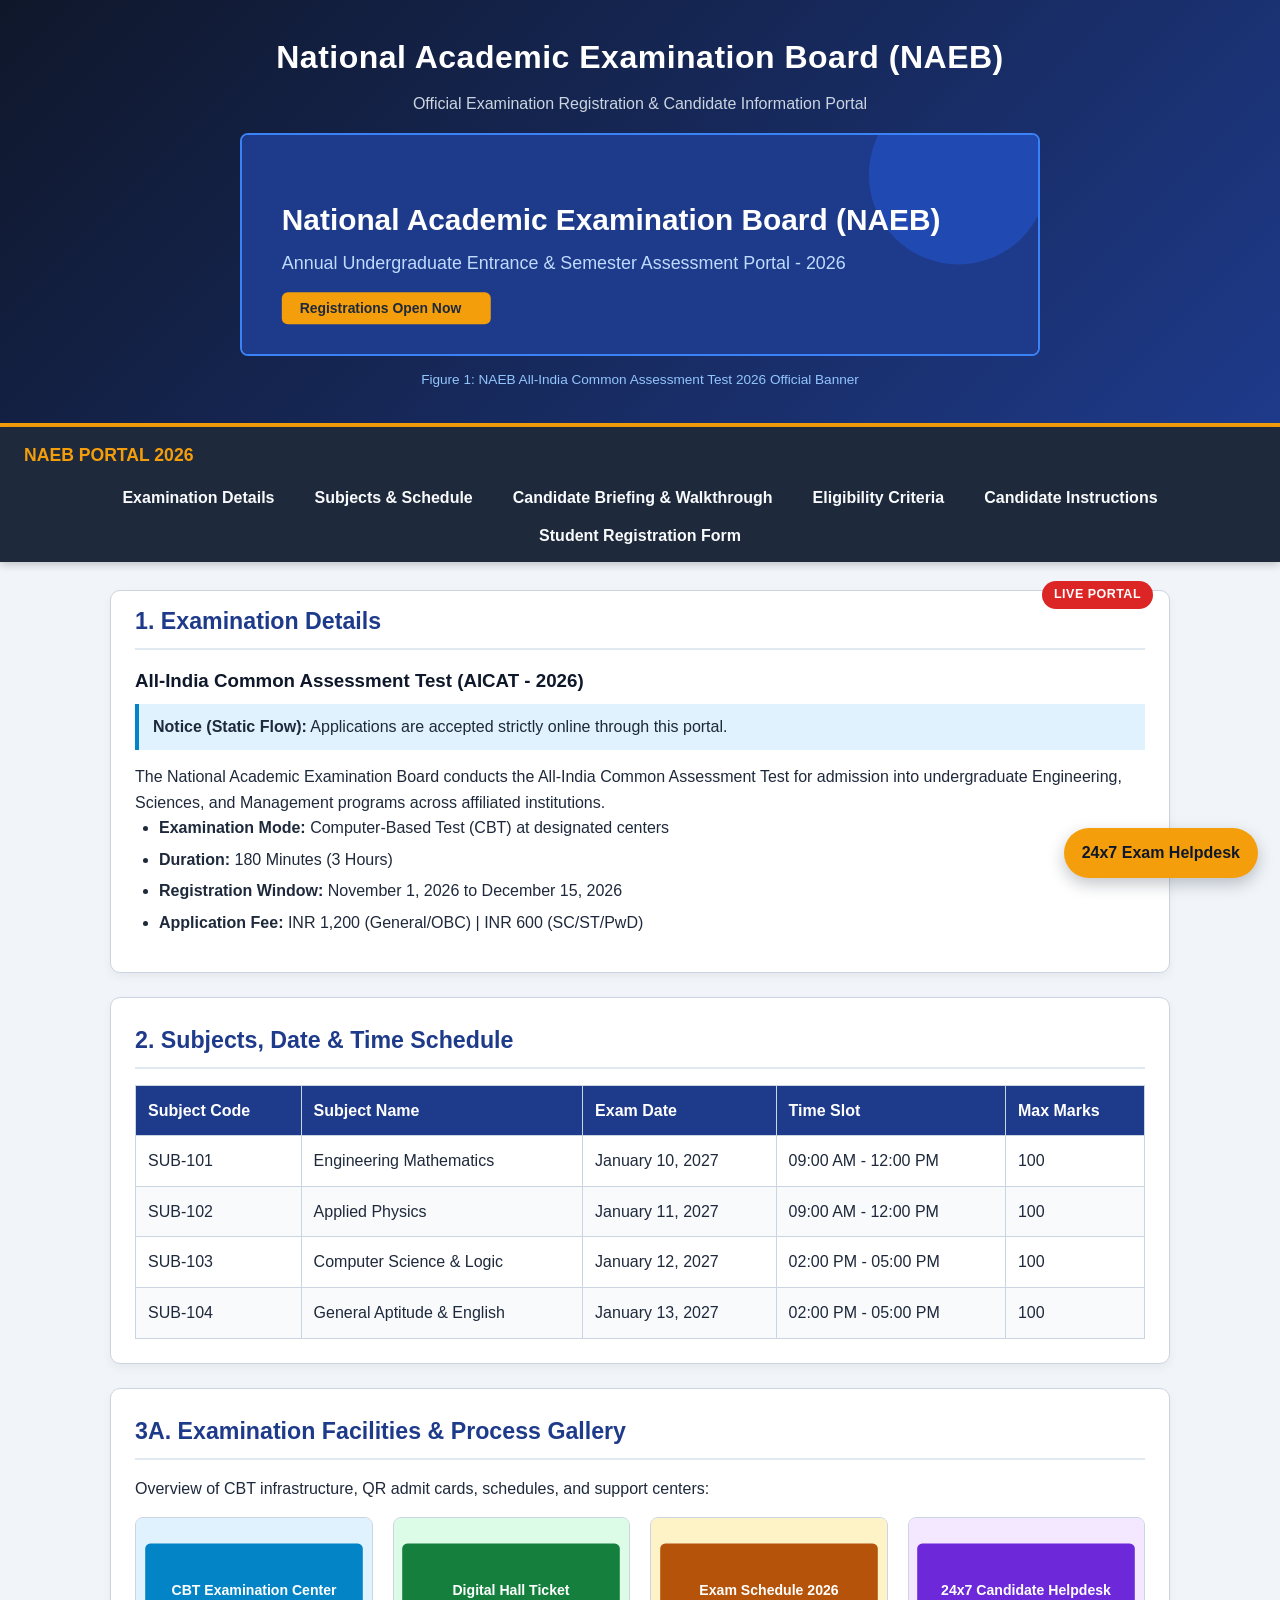
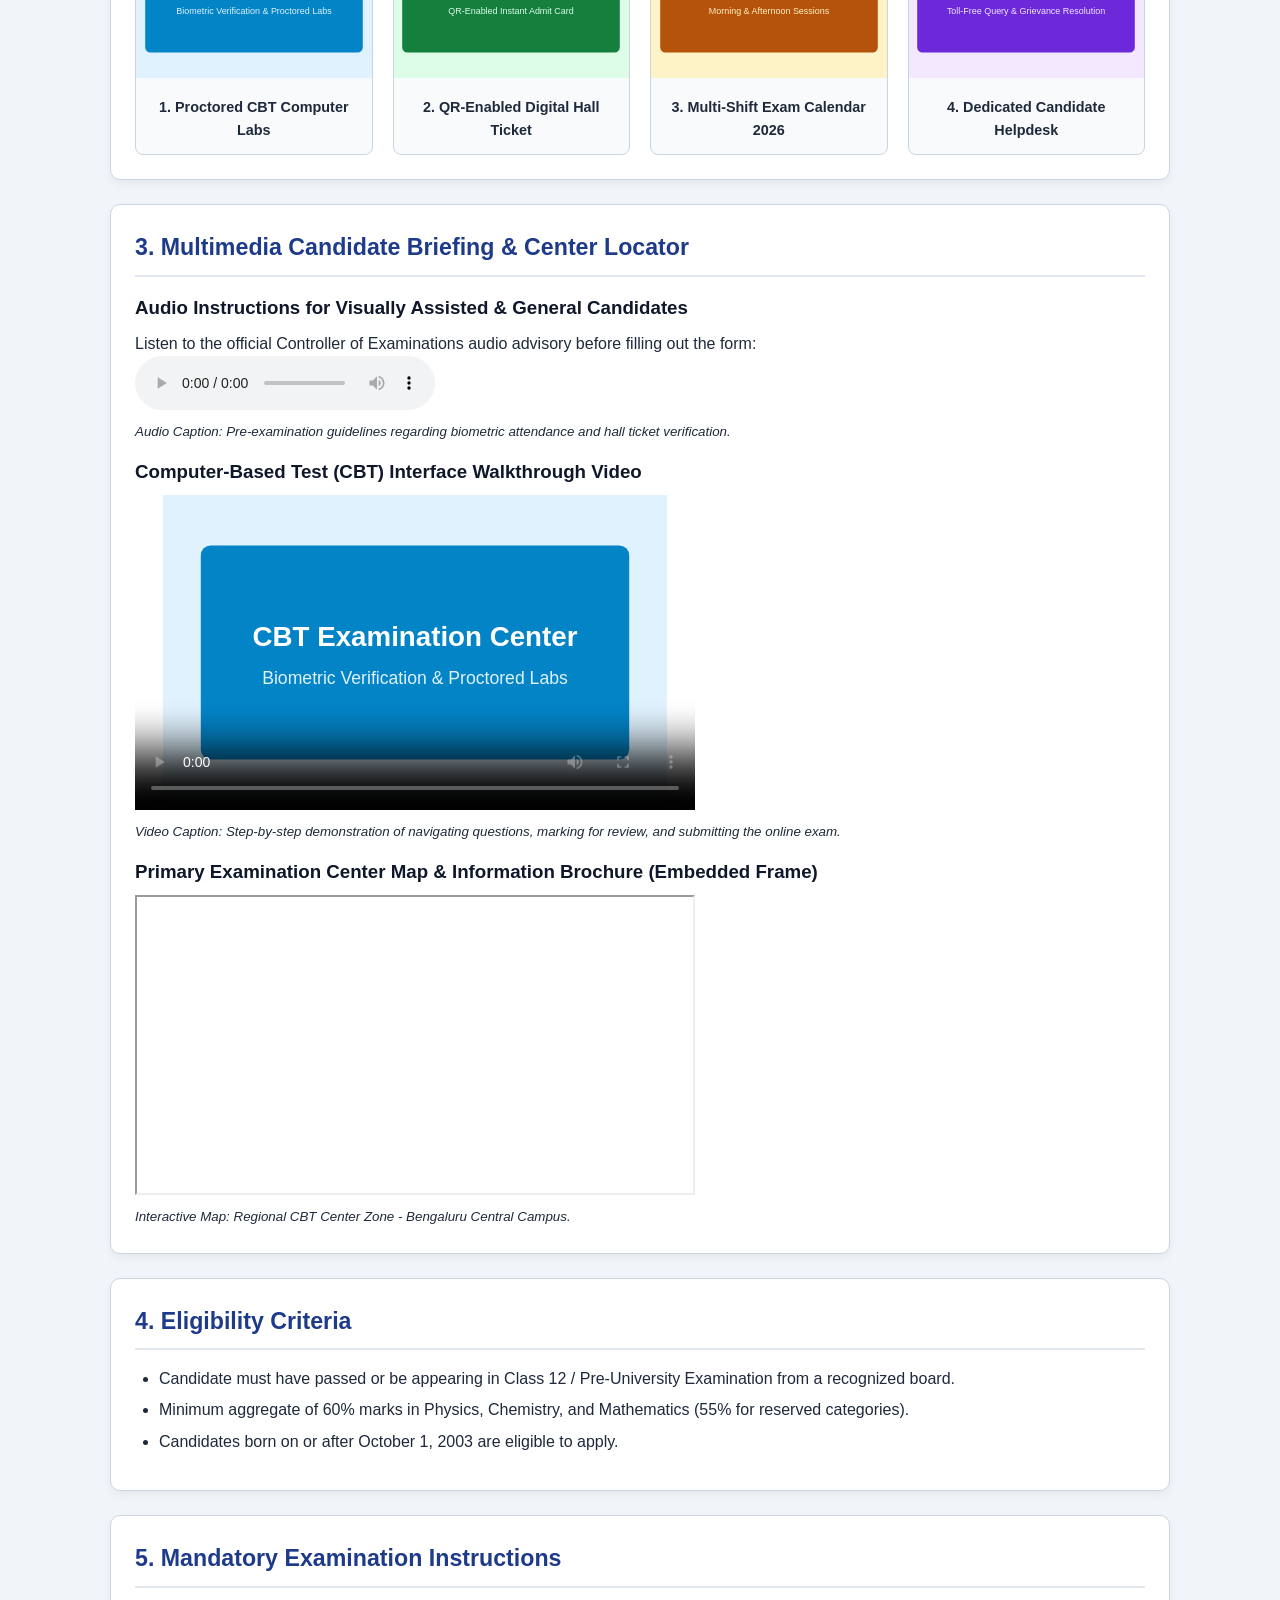
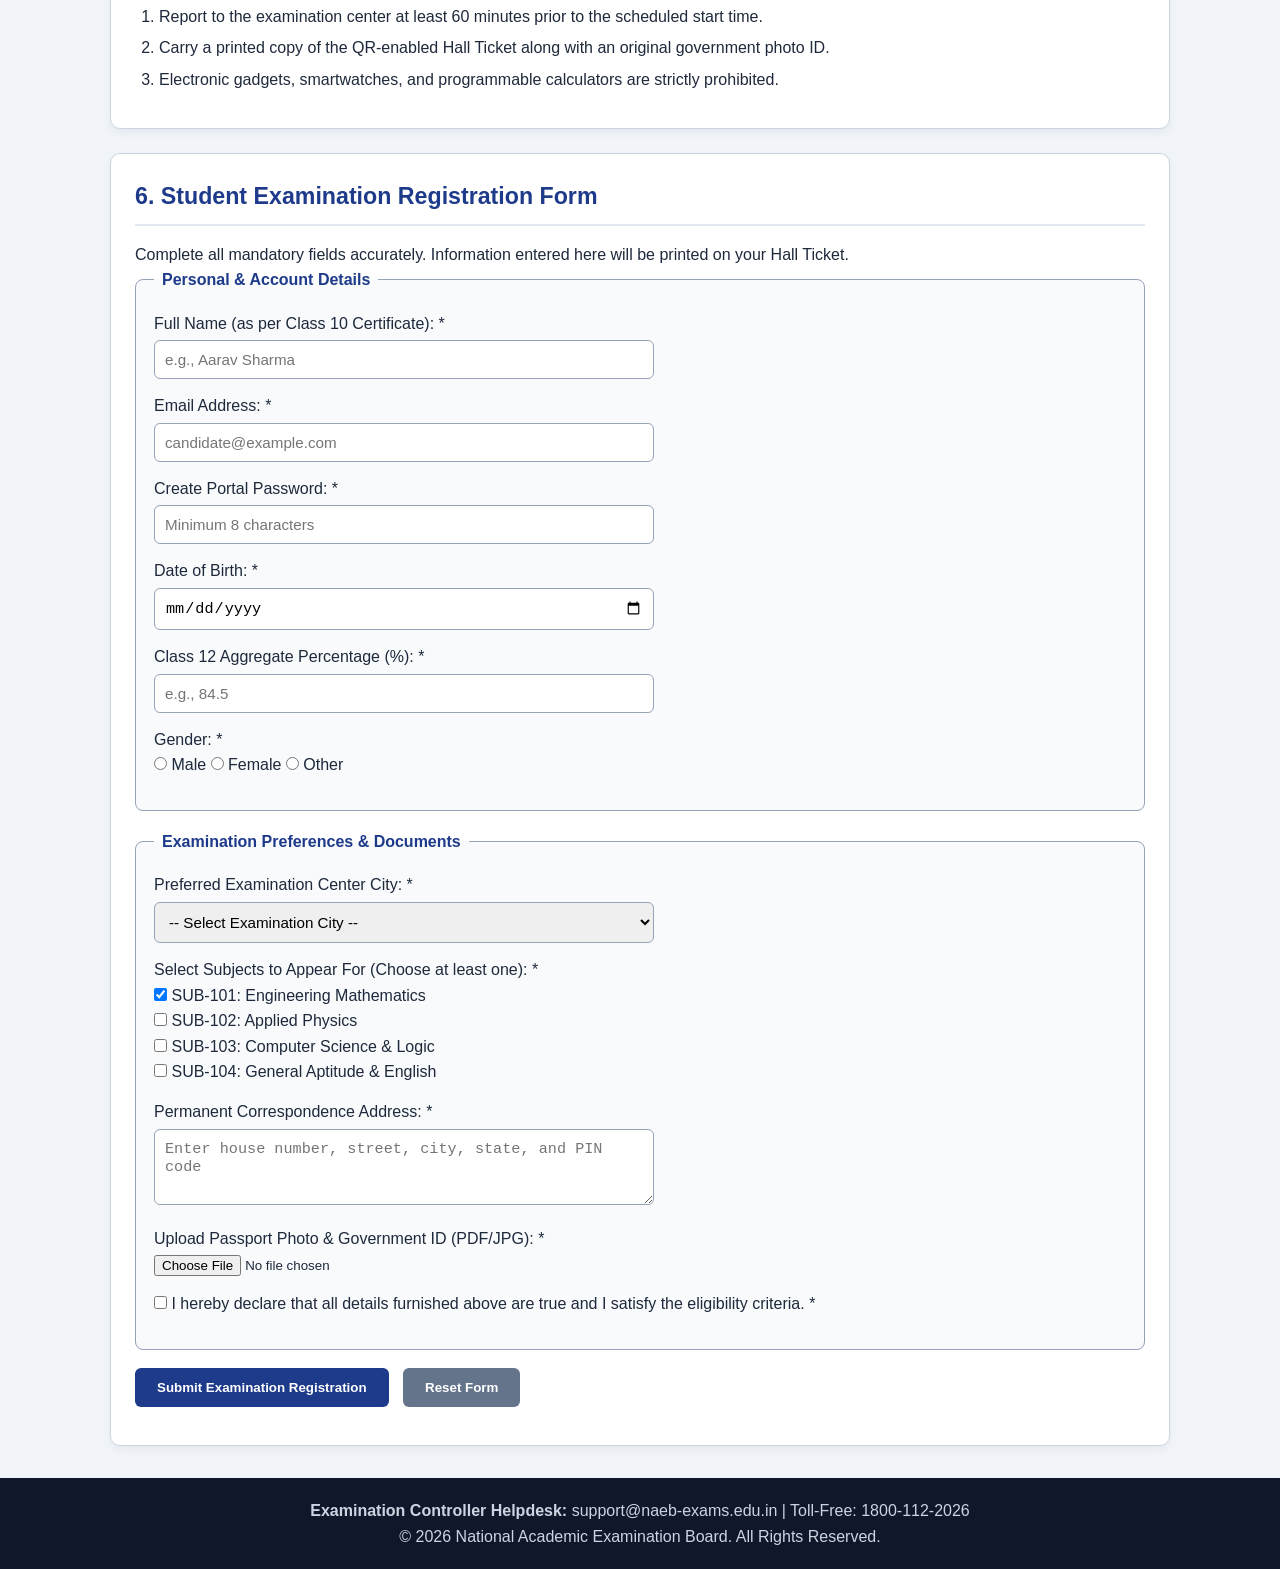
<file: Practicum_07_CSS_Grid_Gallery/index.html>
<!DOCTYPE html>
<html lang="en">
<head>
  <meta charset="UTF-8">
  <meta name="viewport" content="width=device-width, initial-scale=1.0">
  <title>NAEB Examination Registration Portal - Practicum 7 (CSS Grid Gallery)</title>
  <link rel="stylesheet" href="style.css">
</head>
<body>
  <header>
    <h1>National Academic Examination Board (NAEB)</h1>
    <p>Official Examination Registration &amp; Candidate Information Portal</p>
    <figure>
      <img src="assets/banner.svg" alt="NAEB Examination Portal Banner" width="800">
      <figcaption>Figure 1: NAEB All-India Common Assessment Test 2026 Official Banner</figcaption>
    </figure>
  </header>

  <nav>
    <div class="nav-brand">NAEB PORTAL 2026</div>
    <ul>
      <li><a href="#exam-details">Examination Details</a></li>
      <li><a href="#subjects-schedule">Subjects &amp; Schedule</a></li>
      <li><a href="#multimedia-guide">Candidate Briefing &amp; Walkthrough</a></li>
      <li><a href="#eligibility">Eligibility Criteria</a></li>
      <li><a href="#instructions">Candidate Instructions</a></li>
      <li><a href="#registration-form">Student Registration Form</a></li>
    </ul>
  </nav>

  <main>
    <section id="exam-details" class="exam-card-wrapper">
      <span class="live-badge">LIVE PORTAL</span>
      <h2>1. Examination Details</h2>
      <article>
        <h3>All-India Common Assessment Test (AICAT - 2026)</h3>
        <div class="static-note"><strong>Notice (Static Flow):</strong> Applications are accepted strictly online through this portal.</div>
        <p>The National Academic Examination Board conducts the All-India Common Assessment Test for admission into undergraduate Engineering, Sciences, and Management programs across affiliated institutions.</p>
        <ul>
          <li><strong>Examination Mode:</strong> Computer-Based Test (CBT) at designated centers</li>
          <li><strong>Duration:</strong> 180 Minutes (3 Hours)</li>
          <li><strong>Registration Window:</strong> November 1, 2026 to December 15, 2026</li>
          <li><strong>Application Fee:</strong> INR 1,200 (General/OBC) | INR 600 (SC/ST/PwD)</li>
        </ul>
      </article>
    </section>

    <section id="subjects-schedule">
      <h2>2. Subjects, Date &amp; Time Schedule</h2>
      <table >
        <thead>
          <tr>
            <th>Subject Code</th>
            <th>Subject Name</th>
            <th>Exam Date</th>
            <th>Time Slot</th>
            <th>Max Marks</th>
          </tr>
        </thead>
        <tbody>
          <tr>
            <td>SUB-101</td>
            <td>Engineering Mathematics</td>
            <td>January 10, 2027</td>
            <td>09:00 AM - 12:00 PM</td>
            <td>100</td>
          </tr>
          <tr>
            <td>SUB-102</td>
            <td>Applied Physics</td>
            <td>January 11, 2027</td>
            <td>09:00 AM - 12:00 PM</td>
            <td>100</td>
          </tr>
          <tr>
            <td>SUB-103</td>
            <td>Computer Science &amp; Logic</td>
            <td>January 12, 2027</td>
            <td>02:00 PM - 05:00 PM</td>
            <td>100</td>
          </tr>
          <tr>
            <td>SUB-104</td>
            <td>General Aptitude &amp; English</td>
            <td>January 13, 2027</td>
            <td>02:00 PM - 05:00 PM</td>
            <td>100</td>
          </tr>
        </tbody>
      </table>
    </section>

        <section id="campus-gallery">
      <h2>3A. Examination Facilities &amp; Process Gallery</h2>
      <p>Overview of CBT infrastructure, QR admit cards, schedules, and support centers:</p>
      <div class="gallery-grid">
        <figure class="gallery-card">
          <img src="assets/exam_hall.svg" alt="CBT Examination Hall">
          <figcaption>1. Proctored CBT Computer Labs</figcaption>
        </figure>
        <figure class="gallery-card">
          <img src="assets/admit_card.svg" alt="Digital QR Hall Ticket">
          <figcaption>2. QR-Enabled Digital Hall Ticket</figcaption>
        </figure>
        <figure class="gallery-card">
          <img src="assets/calendar_icon.svg" alt="Exam Schedule 2026">
          <figcaption>3. Multi-Shift Exam Calendar 2026</figcaption>
        </figure>
        <figure class="gallery-card">
          <img src="assets/support_desk.svg" alt="Candidate Support Desk">
          <figcaption>4. Dedicated Candidate Helpdesk</figcaption>
        </figure>
      </div>
    </section>

    <section id="multimedia-guide">
      <h2>3. Multimedia Candidate Briefing &amp; Center Locator</h2>
      <article>
        <h3>Audio Instructions for Visually Assisted &amp; General Candidates</h3>
        <p>Listen to the official Controller of Examinations audio advisory before filling out the form:</p>
        <audio controls>
          <source src="https://www.w3schools.com/html/horse.mp3" type="audio/mpeg">
          Your browser does not support the HTML5 audio element.
        </audio>
        <p><small><em>Audio Caption: Pre-examination guidelines regarding biometric attendance and hall ticket verification.</em></small></p>
      </article>

      <article>
        <h3>Computer-Based Test (CBT) Interface Walkthrough Video</h3>
        <video width="560" height="315" controls poster="assets/exam_hall.svg">
          <source src="https://www.w3schools.com/html/mov_bbb.mp4" type="video/mp4">
          Your browser does not support the HTML5 video tag.
        </video>
        <p><small><em>Video Caption: Step-by-step demonstration of navigating questions, marking for review, and submitting the online exam.</em></small></p>
      </article>

      <article>
        <h3>Primary Examination Center Map &amp; Information Brochure (Embedded Frame)</h3>
        <iframe src="https://www.openstreetmap.org/export/embed.html?bbox=77.5800%2C12.9600%2C77.6100%2C12.9850&amp;layer=mapnik" width="560" height="300" title="Regional Examination Center Map"></iframe>
        <p><small><em>Interactive Map: Regional CBT Center Zone - Bengaluru Central Campus.</em></small></p>
      </article>
    </section>

    <section id="eligibility">
      <h2>4. Eligibility Criteria</h2>
      <ul>
        <li>Candidate must have passed or be appearing in Class 12 / Pre-University Examination from a recognized board.</li>
        <li>Minimum aggregate of 60% marks in Physics, Chemistry, and Mathematics (55% for reserved categories).</li>
        <li>Candidates born on or after October 1, 2003 are eligible to apply.</li>
      </ul>
    </section>

    <section id="instructions">
      <h2>5. Mandatory Examination Instructions</h2>
      <ol>
        <li>Report to the examination center at least 60 minutes prior to the scheduled start time.</li>
        <li>Carry a printed copy of the QR-enabled Hall Ticket along with an original government photo ID.</li>
        <li>Electronic gadgets, smartwatches, and programmable calculators are strictly prohibited.</li>
      </ol>
    </section>
      <section id="registration-form">
      <h2>6. Student Examination Registration Form</h2>
      <p>Complete all mandatory fields accurately. Information entered here will be printed on your Hall Ticket.</p>
      <form action="#" method="post" enctype="multipart/form-data">
        <fieldset>
          <legend>Personal &amp; Account Details</legend>
          <p>
            <label for="fullName">Full Name (as per Class 10 Certificate): *</label><br>
            <input type="text" id="fullName" name="fullName" placeholder="e.g., Aarav Sharma" required minlength="3" maxlength="60">
          </p>
          <p>
            <label for="email">Email Address: *</label><br>
            <input type="email" id="email" name="email" placeholder="candidate@example.com" required>
          </p>
          <p>
            <label for="password">Create Portal Password: *</label><br>
            <input type="password" id="password" name="password" placeholder="Minimum 8 characters" required minlength="8">
          </p>
          <p>
            <label for="dob">Date of Birth: *</label><br>
            <input type="date" id="dob" name="dob" min="2003-10-01" max="2010-12-31" required>
          </p>
          <p>
            <label for="percentage">Class 12 Aggregate Percentage (%): *</label><br>
            <input type="number" id="percentage" name="percentage" min="55" max="100" step="0.1" placeholder="e.g., 84.5" required>
          </p>
          <p>
            <span>Gender: *</span><br>
            <input type="radio" id="male" name="gender" value="Male" required> <label for="male">Male</label>
            <input type="radio" id="female" name="gender" value="Female"> <label for="female">Female</label>
            <input type="radio" id="other" name="gender" value="Other"> <label for="other">Other</label>
          </p>
        </fieldset>

        <fieldset>
          <legend>Examination Preferences &amp; Documents</legend>
          <p>
            <label for="examCity">Preferred Examination Center City: *</label><br>
            <select id="examCity" name="examCity" required>
              <option value="">-- Select Examination City --</option>
              <option value="Bengaluru">Bengaluru (Zone 01)</option>
              <option value="Chennai">Chennai (Zone 02)</option>
              <option value="Hyderabad">Hyderabad (Zone 03)</option>
              <option value="Mumbai">Mumbai (Zone 04)</option>
              <option value="New Delhi">New Delhi (Zone 05)</option>
            </select>
          </p>
          <p>
            <span>Select Subjects to Appear For (Choose at least one): *</span><br>
            <input type="checkbox" id="sub101" name="subjects" value="SUB-101" checked> <label for="sub101">SUB-101: Engineering Mathematics</label><br>
            <input type="checkbox" id="sub102" name="subjects" value="SUB-102"> <label for="sub102">SUB-102: Applied Physics</label><br>
            <input type="checkbox" id="sub103" name="subjects" value="SUB-103"> <label for="sub103">SUB-103: Computer Science &amp; Logic</label><br>
            <input type="checkbox" id="sub104" name="subjects" value="SUB-104"> <label for="sub104">SUB-104: General Aptitude &amp; English</label>
          </p>
          <p>
            <label for="address">Permanent Correspondence Address: *</label><br>
            <textarea id="address" name="address" rows="3" cols="50" placeholder="Enter house number, street, city, state, and PIN code" required></textarea>
          </p>
          <p>
            <label for="idProof">Upload Passport Photo &amp; Government ID (PDF/JPG): *</label><br>
            <input type="file" id="idProof" name="idProof" accept=".jpg,.jpeg,.png,.pdf" required>
          </p>
          <p>
            <input type="checkbox" id="declaration" name="declaration" required>
            <label for="declaration">I hereby declare that all details furnished above are true and I satisfy the eligibility criteria. *</label>
          </p>
        </fieldset>

        <p>
          <button type="submit">Submit Examination Registration</button>
          <button type="reset">Reset Form</button>
        </p>
      </form>
    </section>
  </main>

  <footer id="contact">
    <p><strong>Examination Controller Helpdesk:</strong> support@naeb-exams.edu.in | Toll-Free: 1800-112-2026</p>
    <p>&copy; 2026 National Academic Examination Board. All Rights Reserved.</p>
  </footer>
  <a href="#contact" class="fixed-help-btn">24x7 Exam Helpdesk</a>
</body>
</html>
</file>
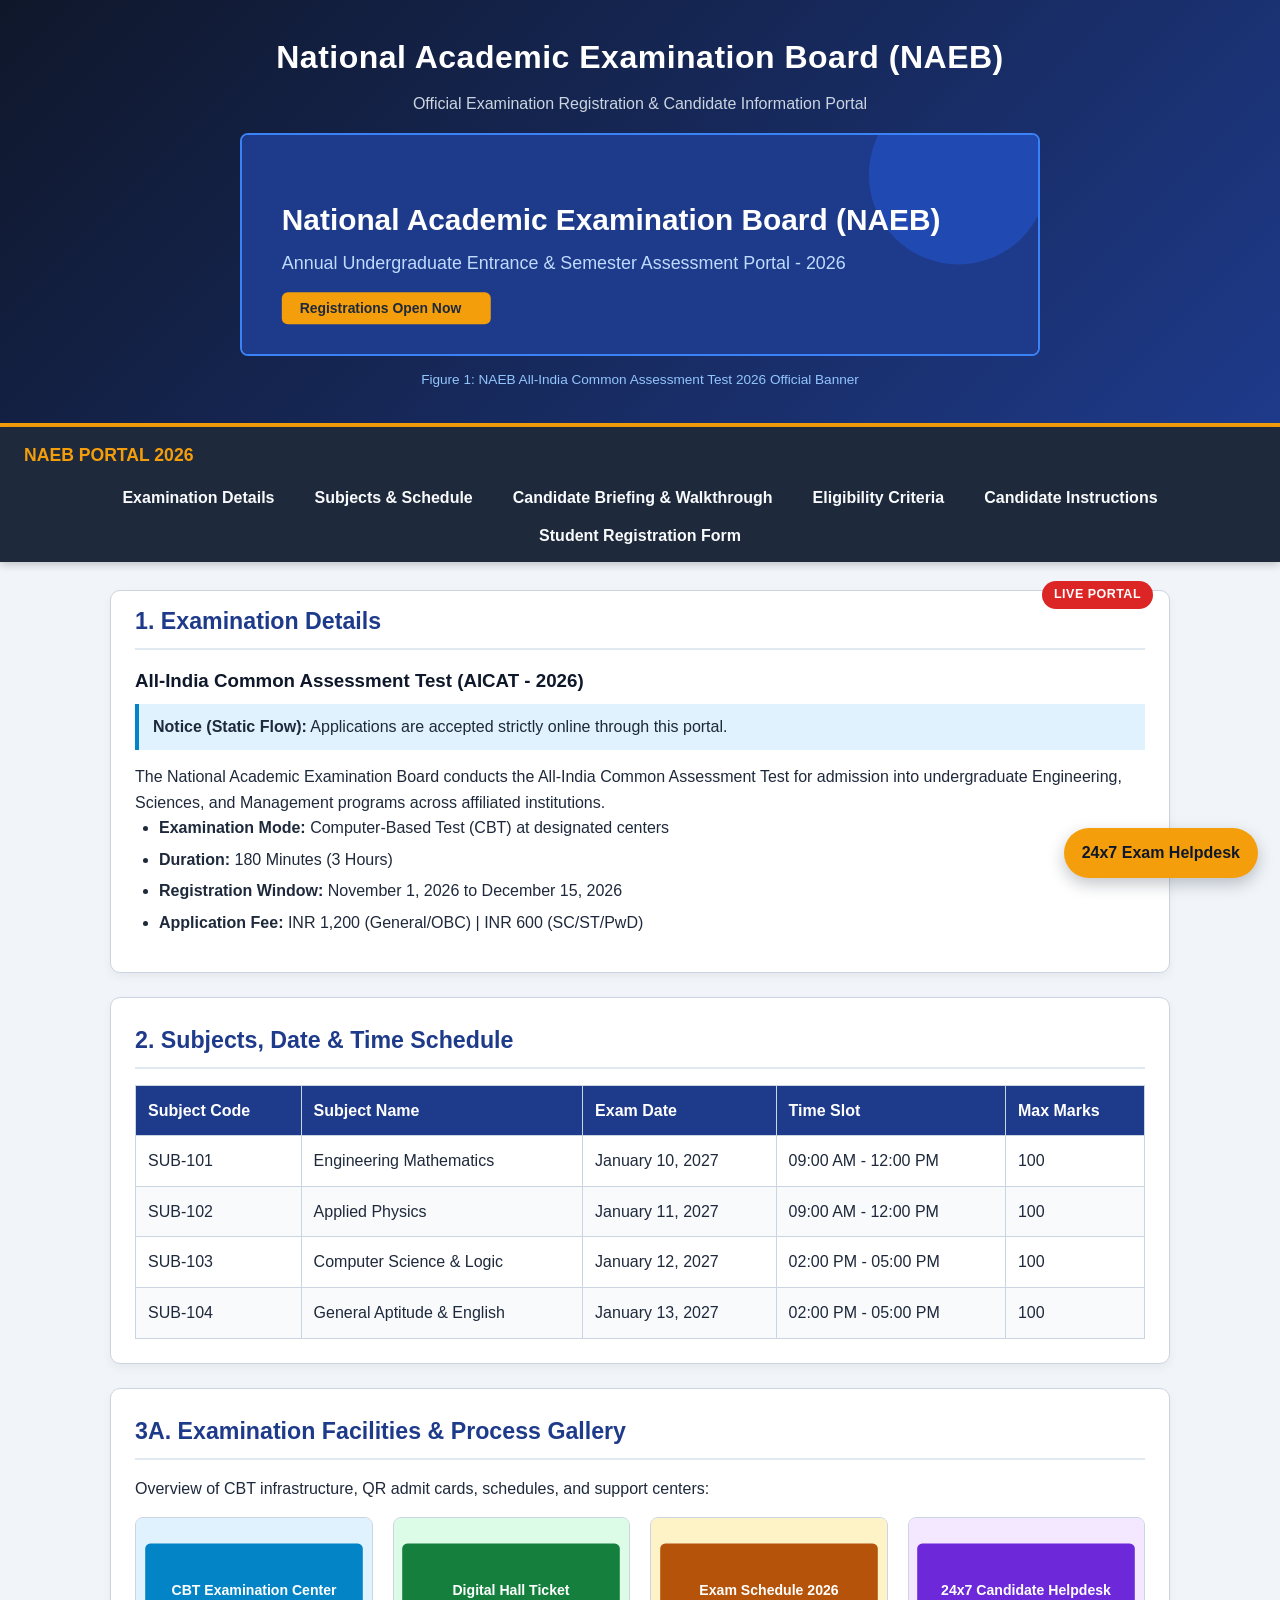
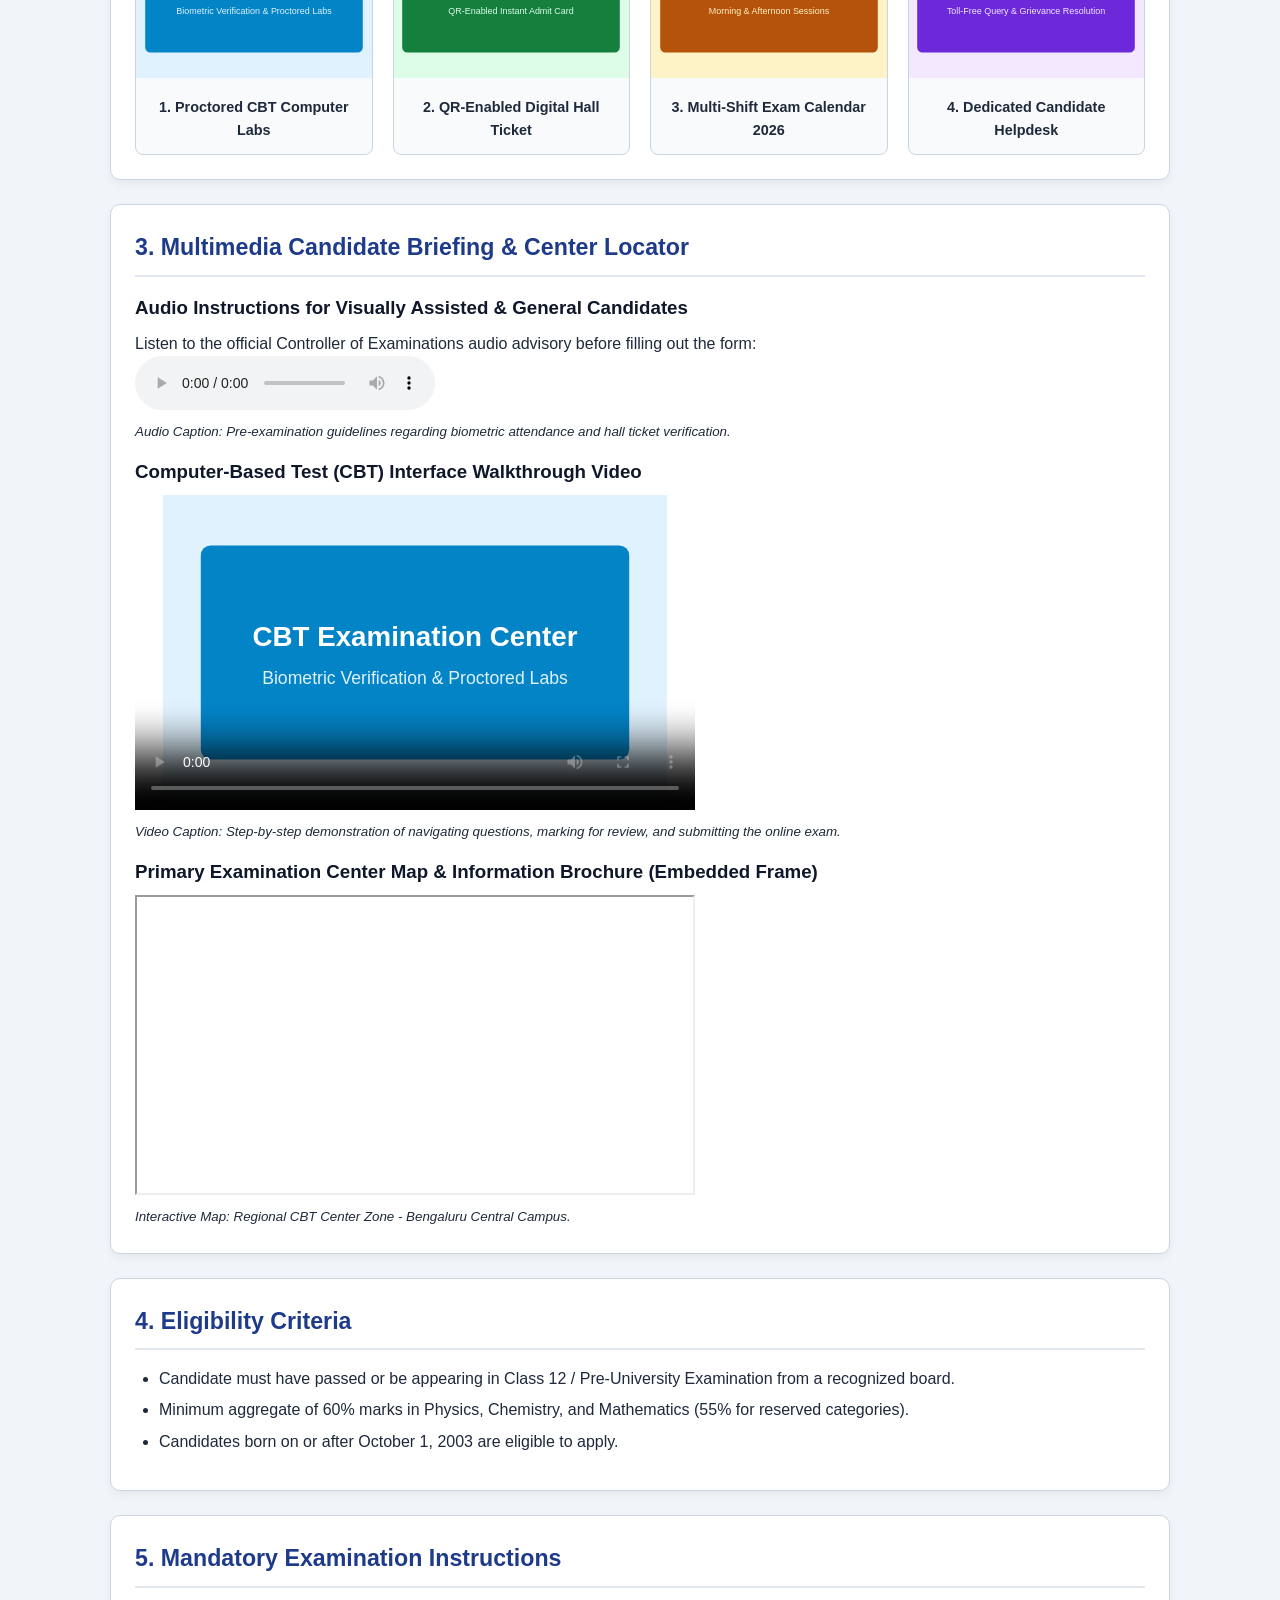
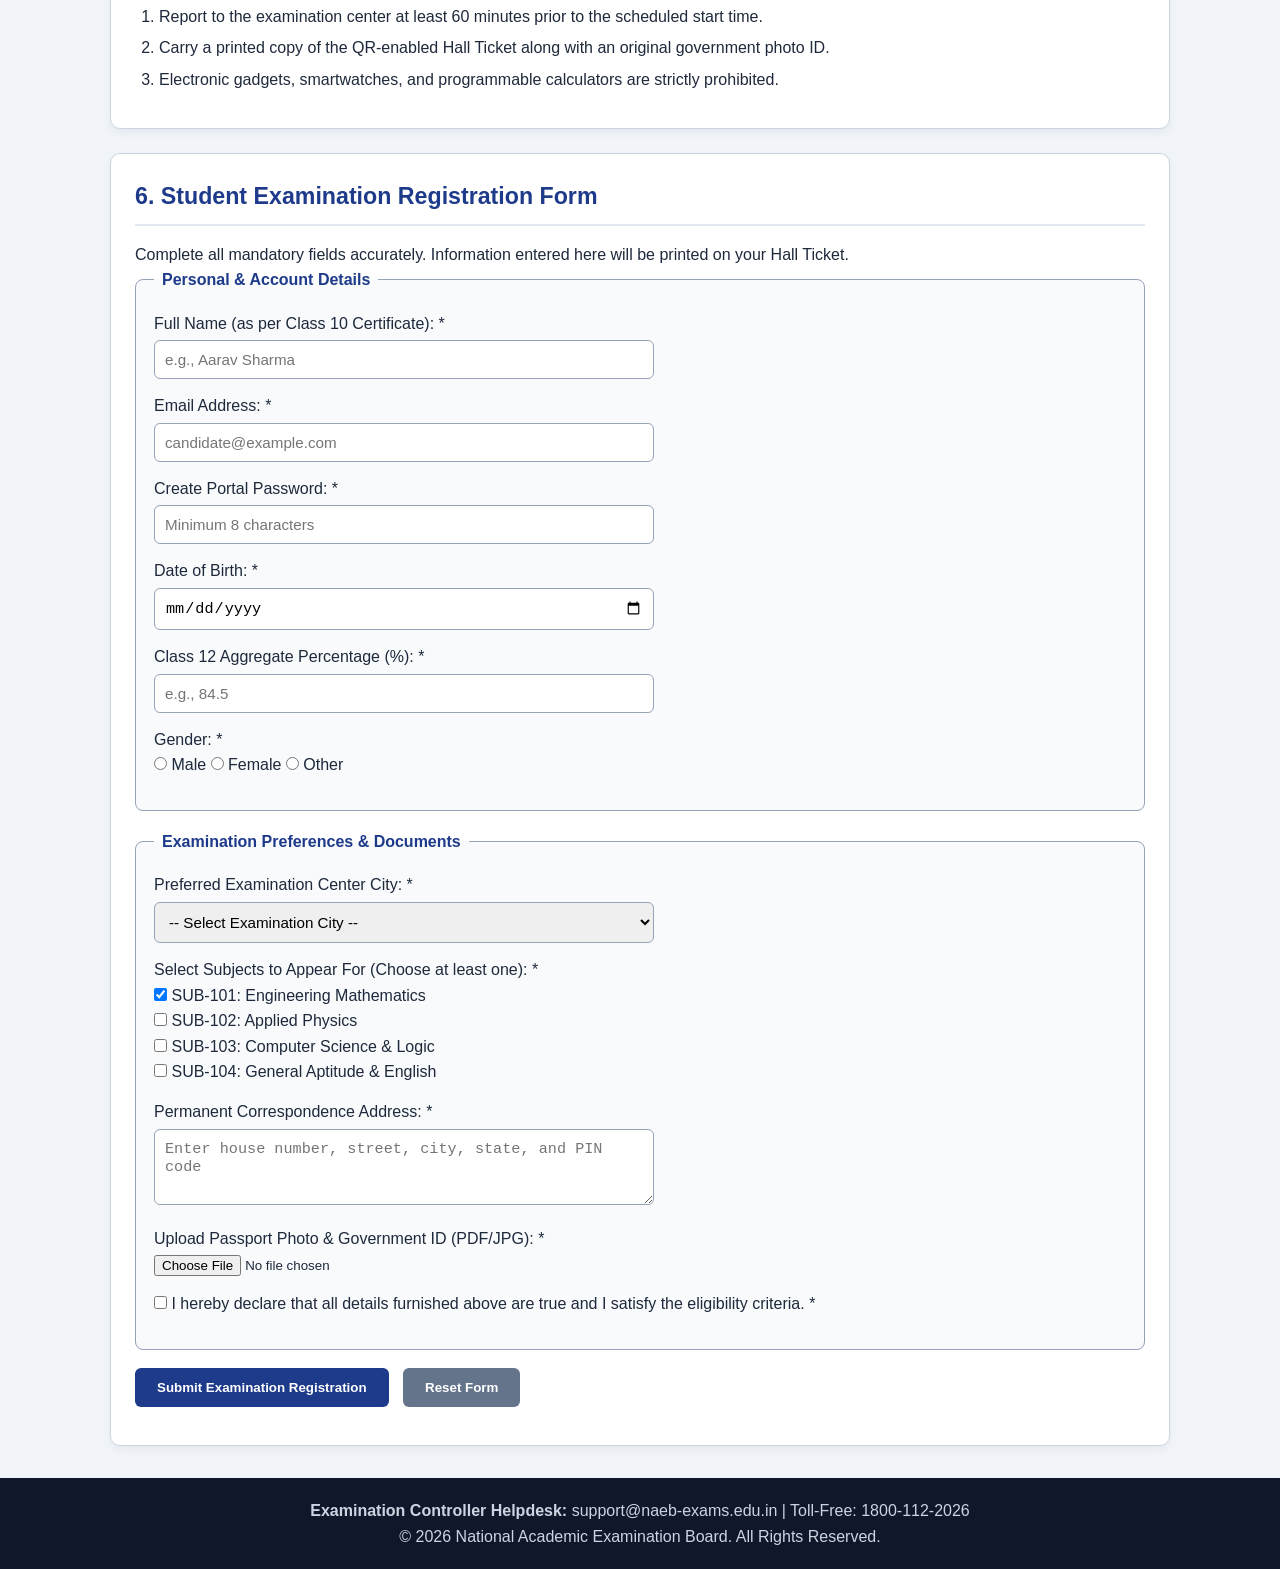
<file: Practicum_08_Media_Queries/index.html>
<!DOCTYPE html>
<html lang="en">
<head>
  <meta charset="UTF-8">
  <meta name="viewport" content="width=device-width, initial-scale=1.0">
  <title>NAEB Examination Registration Portal - Practicum 8 (Media Queries Responsive)</title>
  <link rel="stylesheet" href="style.css">
</head>
<body>
  <header>
    <h1>National Academic Examination Board (NAEB)</h1>
    <p>Official Examination Registration &amp; Candidate Information Portal</p>
    <figure>
      <img src="assets/banner.svg" alt="NAEB Examination Portal Banner" width="800">
      <figcaption>Figure 1: NAEB All-India Common Assessment Test 2026 Official Banner</figcaption>
    </figure>
  </header>

  <nav>
    <div class="nav-brand">NAEB PORTAL 2026</div>
    <ul>
      <li><a href="#exam-details">Examination Details</a></li>
      <li><a href="#subjects-schedule">Subjects &amp; Schedule</a></li>
      <li><a href="#multimedia-guide">Candidate Briefing &amp; Walkthrough</a></li>
      <li><a href="#eligibility">Eligibility Criteria</a></li>
      <li><a href="#instructions">Candidate Instructions</a></li>
      <li><a href="#registration-form">Student Registration Form</a></li>
    </ul>
  </nav>

  <main>
    <section id="exam-details" class="exam-card-wrapper">
      <span class="live-badge">LIVE PORTAL</span>
      <h2>1. Examination Details</h2>
      <article>
        <h3>All-India Common Assessment Test (AICAT - 2026)</h3>
        <div class="static-note"><strong>Notice (Static Flow):</strong> Applications are accepted strictly online through this portal.</div>
        <p>The National Academic Examination Board conducts the All-India Common Assessment Test for admission into undergraduate Engineering, Sciences, and Management programs across affiliated institutions.</p>
        <ul>
          <li><strong>Examination Mode:</strong> Computer-Based Test (CBT) at designated centers</li>
          <li><strong>Duration:</strong> 180 Minutes (3 Hours)</li>
          <li><strong>Registration Window:</strong> November 1, 2026 to December 15, 2026</li>
          <li><strong>Application Fee:</strong> INR 1,200 (General/OBC) | INR 600 (SC/ST/PwD)</li>
        </ul>
      </article>
    </section>

    <section id="subjects-schedule">
      <h2>2. Subjects, Date &amp; Time Schedule</h2>
      <table >
        <thead>
          <tr>
            <th>Subject Code</th>
            <th>Subject Name</th>
            <th>Exam Date</th>
            <th>Time Slot</th>
            <th>Max Marks</th>
          </tr>
        </thead>
        <tbody>
          <tr>
            <td>SUB-101</td>
            <td>Engineering Mathematics</td>
            <td>January 10, 2027</td>
            <td>09:00 AM - 12:00 PM</td>
            <td>100</td>
          </tr>
          <tr>
            <td>SUB-102</td>
            <td>Applied Physics</td>
            <td>January 11, 2027</td>
            <td>09:00 AM - 12:00 PM</td>
            <td>100</td>
          </tr>
          <tr>
            <td>SUB-103</td>
            <td>Computer Science &amp; Logic</td>
            <td>January 12, 2027</td>
            <td>02:00 PM - 05:00 PM</td>
            <td>100</td>
          </tr>
          <tr>
            <td>SUB-104</td>
            <td>General Aptitude &amp; English</td>
            <td>January 13, 2027</td>
            <td>02:00 PM - 05:00 PM</td>
            <td>100</td>
          </tr>
        </tbody>
      </table>
    </section>

        <section id="campus-gallery">
      <h2>3A. Examination Facilities &amp; Process Gallery</h2>
      <p>Overview of CBT infrastructure, QR admit cards, schedules, and support centers:</p>
      <div class="gallery-grid">
        <figure class="gallery-card">
          <img src="assets/exam_hall.svg" alt="CBT Examination Hall">
          <figcaption>1. Proctored CBT Computer Labs</figcaption>
        </figure>
        <figure class="gallery-card">
          <img src="assets/admit_card.svg" alt="Digital QR Hall Ticket">
          <figcaption>2. QR-Enabled Digital Hall Ticket</figcaption>
        </figure>
        <figure class="gallery-card">
          <img src="assets/calendar_icon.svg" alt="Exam Schedule 2026">
          <figcaption>3. Multi-Shift Exam Calendar 2026</figcaption>
        </figure>
        <figure class="gallery-card">
          <img src="assets/support_desk.svg" alt="Candidate Support Desk">
          <figcaption>4. Dedicated Candidate Helpdesk</figcaption>
        </figure>
      </div>
    </section>

    <section id="multimedia-guide">
      <h2>3. Multimedia Candidate Briefing &amp; Center Locator</h2>
      <article>
        <h3>Audio Instructions for Visually Assisted &amp; General Candidates</h3>
        <p>Listen to the official Controller of Examinations audio advisory before filling out the form:</p>
        <audio controls>
          <source src="https://www.w3schools.com/html/horse.mp3" type="audio/mpeg">
          Your browser does not support the HTML5 audio element.
        </audio>
        <p><small><em>Audio Caption: Pre-examination guidelines regarding biometric attendance and hall ticket verification.</em></small></p>
      </article>

      <article>
        <h3>Computer-Based Test (CBT) Interface Walkthrough Video</h3>
        <video width="560" height="315" controls poster="assets/exam_hall.svg">
          <source src="https://www.w3schools.com/html/mov_bbb.mp4" type="video/mp4">
          Your browser does not support the HTML5 video tag.
        </video>
        <p><small><em>Video Caption: Step-by-step demonstration of navigating questions, marking for review, and submitting the online exam.</em></small></p>
      </article>

      <article>
        <h3>Primary Examination Center Map &amp; Information Brochure (Embedded Frame)</h3>
        <iframe src="https://www.openstreetmap.org/export/embed.html?bbox=77.5800%2C12.9600%2C77.6100%2C12.9850&amp;layer=mapnik" width="560" height="300" title="Regional Examination Center Map"></iframe>
        <p><small><em>Interactive Map: Regional CBT Center Zone - Bengaluru Central Campus.</em></small></p>
      </article>
    </section>

    <section id="eligibility">
      <h2>4. Eligibility Criteria</h2>
      <ul>
        <li>Candidate must have passed or be appearing in Class 12 / Pre-University Examination from a recognized board.</li>
        <li>Minimum aggregate of 60% marks in Physics, Chemistry, and Mathematics (55% for reserved categories).</li>
        <li>Candidates born on or after October 1, 2003 are eligible to apply.</li>
      </ul>
    </section>

    <section id="instructions">
      <h2>5. Mandatory Examination Instructions</h2>
      <ol>
        <li>Report to the examination center at least 60 minutes prior to the scheduled start time.</li>
        <li>Carry a printed copy of the QR-enabled Hall Ticket along with an original government photo ID.</li>
        <li>Electronic gadgets, smartwatches, and programmable calculators are strictly prohibited.</li>
      </ol>
    </section>
      <section id="registration-form">
      <h2>6. Student Examination Registration Form</h2>
      <p>Complete all mandatory fields accurately. Information entered here will be printed on your Hall Ticket.</p>
      <form action="#" method="post" enctype="multipart/form-data">
        <fieldset>
          <legend>Personal &amp; Account Details</legend>
          <p>
            <label for="fullName">Full Name (as per Class 10 Certificate): *</label><br>
            <input type="text" id="fullName" name="fullName" placeholder="e.g., Aarav Sharma" required minlength="3" maxlength="60">
          </p>
          <p>
            <label for="email">Email Address: *</label><br>
            <input type="email" id="email" name="email" placeholder="candidate@example.com" required>
          </p>
          <p>
            <label for="password">Create Portal Password: *</label><br>
            <input type="password" id="password" name="password" placeholder="Minimum 8 characters" required minlength="8">
          </p>
          <p>
            <label for="dob">Date of Birth: *</label><br>
            <input type="date" id="dob" name="dob" min="2003-10-01" max="2010-12-31" required>
          </p>
          <p>
            <label for="percentage">Class 12 Aggregate Percentage (%): *</label><br>
            <input type="number" id="percentage" name="percentage" min="55" max="100" step="0.1" placeholder="e.g., 84.5" required>
          </p>
          <p>
            <span>Gender: *</span><br>
            <input type="radio" id="male" name="gender" value="Male" required> <label for="male">Male</label>
            <input type="radio" id="female" name="gender" value="Female"> <label for="female">Female</label>
            <input type="radio" id="other" name="gender" value="Other"> <label for="other">Other</label>
          </p>
        </fieldset>

        <fieldset>
          <legend>Examination Preferences &amp; Documents</legend>
          <p>
            <label for="examCity">Preferred Examination Center City: *</label><br>
            <select id="examCity" name="examCity" required>
              <option value="">-- Select Examination City --</option>
              <option value="Bengaluru">Bengaluru (Zone 01)</option>
              <option value="Chennai">Chennai (Zone 02)</option>
              <option value="Hyderabad">Hyderabad (Zone 03)</option>
              <option value="Mumbai">Mumbai (Zone 04)</option>
              <option value="New Delhi">New Delhi (Zone 05)</option>
            </select>
          </p>
          <p>
            <span>Select Subjects to Appear For (Choose at least one): *</span><br>
            <input type="checkbox" id="sub101" name="subjects" value="SUB-101" checked> <label for="sub101">SUB-101: Engineering Mathematics</label><br>
            <input type="checkbox" id="sub102" name="subjects" value="SUB-102"> <label for="sub102">SUB-102: Applied Physics</label><br>
            <input type="checkbox" id="sub103" name="subjects" value="SUB-103"> <label for="sub103">SUB-103: Computer Science &amp; Logic</label><br>
            <input type="checkbox" id="sub104" name="subjects" value="SUB-104"> <label for="sub104">SUB-104: General Aptitude &amp; English</label>
          </p>
          <p>
            <label for="address">Permanent Correspondence Address: *</label><br>
            <textarea id="address" name="address" rows="3" cols="50" placeholder="Enter house number, street, city, state, and PIN code" required></textarea>
          </p>
          <p>
            <label for="idProof">Upload Passport Photo &amp; Government ID (PDF/JPG): *</label><br>
            <input type="file" id="idProof" name="idProof" accept=".jpg,.jpeg,.png,.pdf" required>
          </p>
          <p>
            <input type="checkbox" id="declaration" name="declaration" required>
            <label for="declaration">I hereby declare that all details furnished above are true and I satisfy the eligibility criteria. *</label>
          </p>
        </fieldset>

        <p>
          <button type="submit">Submit Examination Registration</button>
          <button type="reset">Reset Form</button>
        </p>
      </form>
    </section>
  </main>

  <footer id="contact">
    <p><strong>Examination Controller Helpdesk:</strong> support@naeb-exams.edu.in | Toll-Free: 1800-112-2026</p>
    <p>&copy; 2026 National Academic Examination Board. All Rights Reserved.</p>
  </footer>
  <a href="#contact" class="fixed-help-btn">24x7 Exam Helpdesk</a>
</body>
</html>
</file>
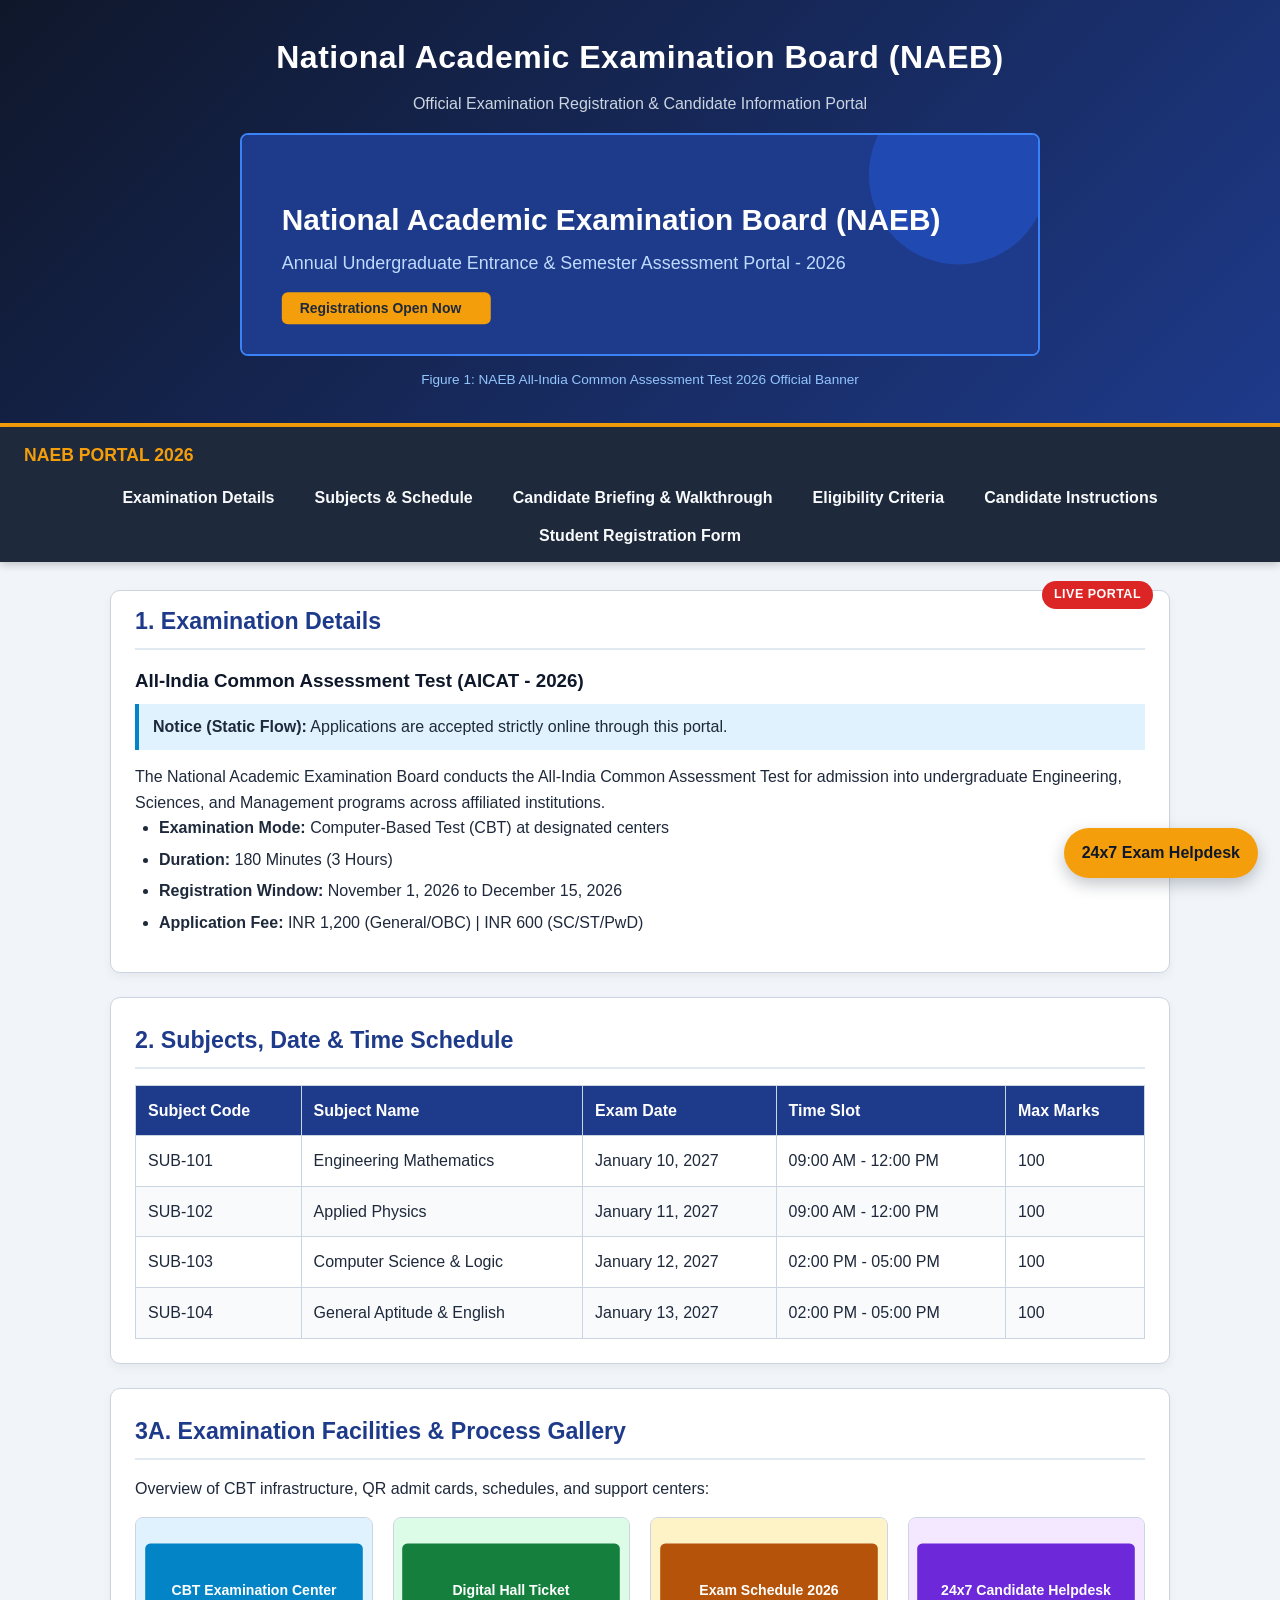
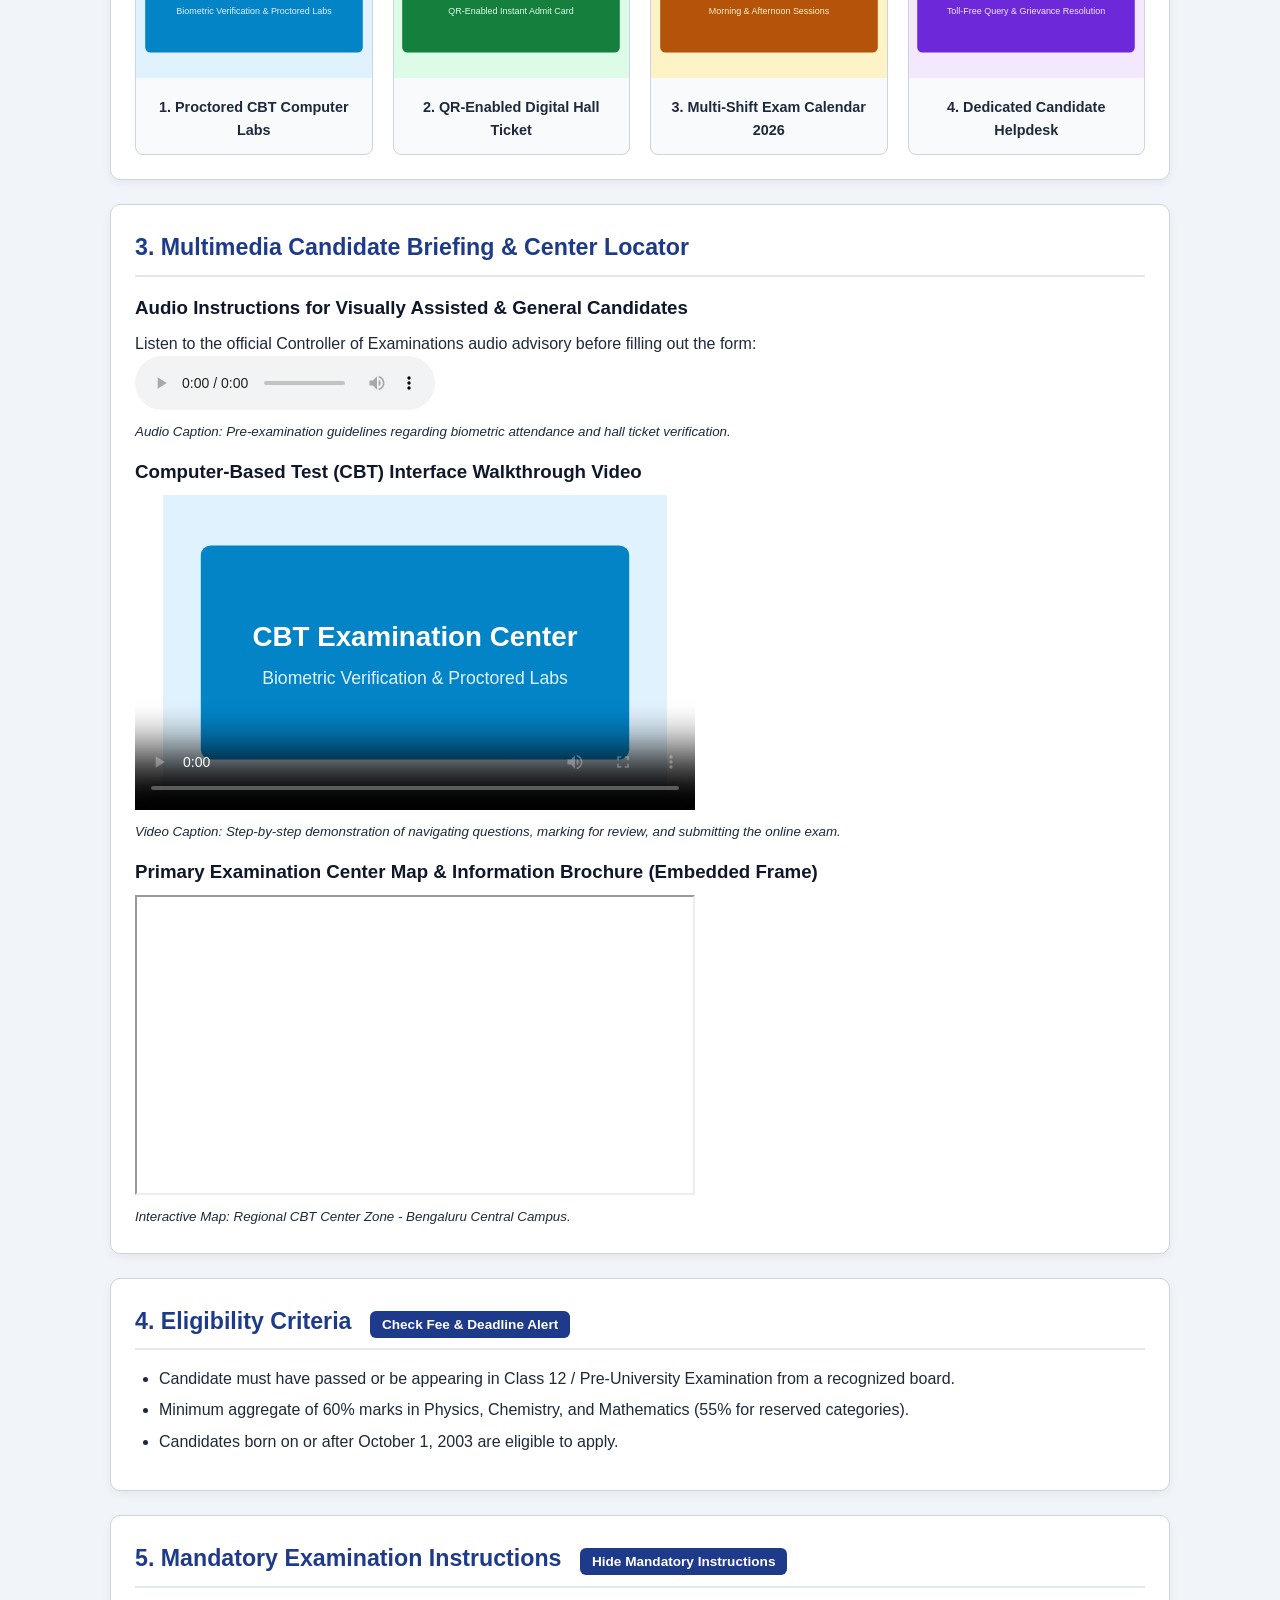
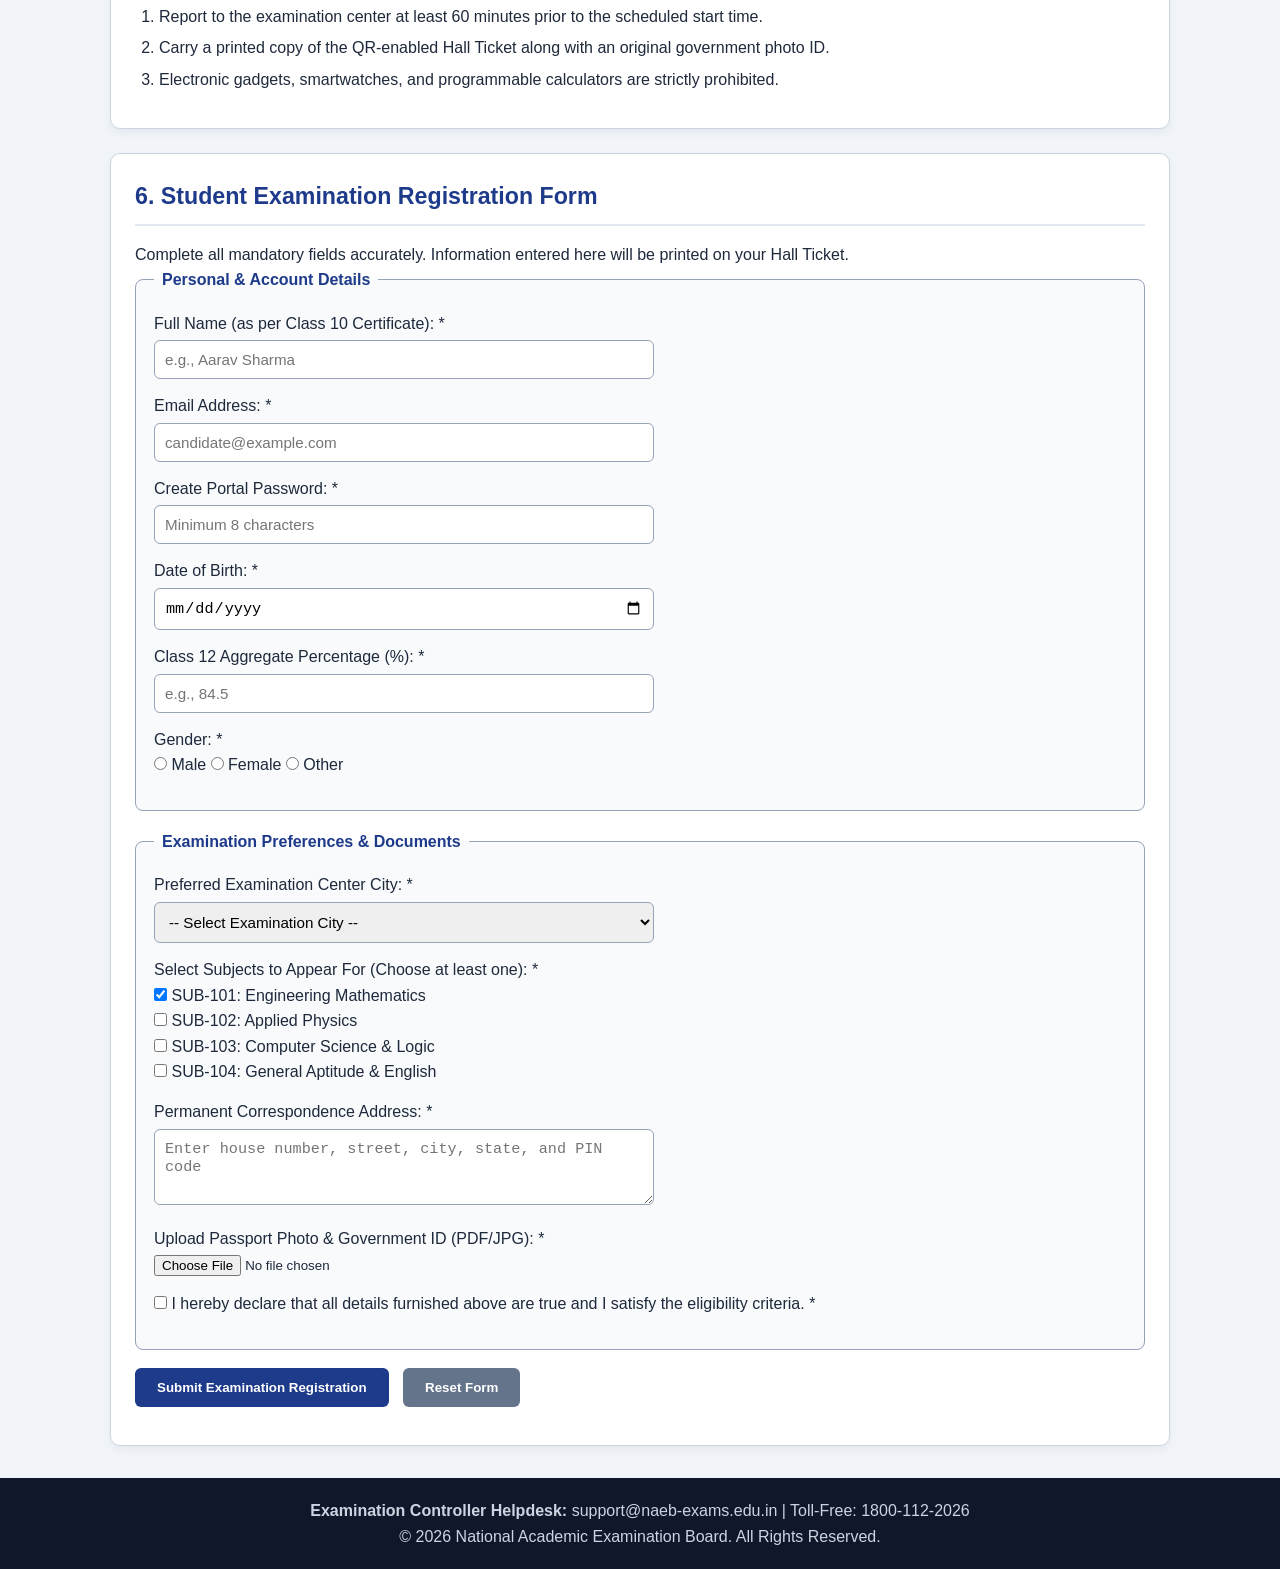
<file: Practicum_09_Animations/index.html>
<!DOCTYPE html>
<html lang="en">
<head>
  <meta charset="UTF-8">
  <meta name="viewport" content="width=device-width, initial-scale=1.0">
  <title>NAEB Examination Registration Portal - Practicum 9 (Animated Sequences)</title>
  <link rel="stylesheet" href="style.css">
</head>
<body>
  <header>
    <h1>National Academic Examination Board (NAEB)</h1>
    <p>Official Examination Registration &amp; Candidate Information Portal</p>
    <figure>
      <img src="assets/banner.svg" alt="NAEB Examination Portal Banner" width="800">
      <figcaption>Figure 1: NAEB All-India Common Assessment Test 2026 Official Banner</figcaption>
    </figure>
  </header>

  <nav>
    <div class="nav-brand">NAEB PORTAL 2026</div>
    <ul>
      <li><a href="#exam-details">Examination Details</a></li>
      <li><a href="#subjects-schedule">Subjects &amp; Schedule</a></li>
      <li><a href="#multimedia-guide">Candidate Briefing &amp; Walkthrough</a></li>
      <li><a href="#eligibility">Eligibility Criteria</a></li>
      <li><a href="#instructions">Candidate Instructions</a></li>
      <li><a href="#registration-form">Student Registration Form</a></li>
    </ul>
  </nav>

  <main>
    <section id="exam-details" class="exam-card-wrapper">
      <span class="live-badge">LIVE PORTAL</span>
      <h2>1. Examination Details</h2>
      <article>
        <h3>All-India Common Assessment Test (AICAT - 2026)</h3>
        <div class="static-note"><strong>Notice (Static Flow):</strong> Applications are accepted strictly online through this portal.</div>
        <p>The National Academic Examination Board conducts the All-India Common Assessment Test for admission into undergraduate Engineering, Sciences, and Management programs across affiliated institutions.</p>
        <ul>
          <li><strong>Examination Mode:</strong> Computer-Based Test (CBT) at designated centers</li>
          <li><strong>Duration:</strong> 180 Minutes (3 Hours)</li>
          <li><strong>Registration Window:</strong> November 1, 2026 to December 15, 2026</li>
          <li><strong>Application Fee:</strong> INR 1,200 (General/OBC) | INR 600 (SC/ST/PwD)</li>
        </ul>
      </article>
    </section>

    <section id="subjects-schedule">
      <h2>2. Subjects, Date &amp; Time Schedule</h2>
      <table >
        <thead>
          <tr>
            <th>Subject Code</th>
            <th>Subject Name</th>
            <th>Exam Date</th>
            <th>Time Slot</th>
            <th>Max Marks</th>
          </tr>
        </thead>
        <tbody>
          <tr>
            <td>SUB-101</td>
            <td>Engineering Mathematics</td>
            <td>January 10, 2027</td>
            <td>09:00 AM - 12:00 PM</td>
            <td>100</td>
          </tr>
          <tr>
            <td>SUB-102</td>
            <td>Applied Physics</td>
            <td>January 11, 2027</td>
            <td>09:00 AM - 12:00 PM</td>
            <td>100</td>
          </tr>
          <tr>
            <td>SUB-103</td>
            <td>Computer Science &amp; Logic</td>
            <td>January 12, 2027</td>
            <td>02:00 PM - 05:00 PM</td>
            <td>100</td>
          </tr>
          <tr>
            <td>SUB-104</td>
            <td>General Aptitude &amp; English</td>
            <td>January 13, 2027</td>
            <td>02:00 PM - 05:00 PM</td>
            <td>100</td>
          </tr>
        </tbody>
      </table>
    </section>

        <section id="campus-gallery">
      <h2>3A. Examination Facilities &amp; Process Gallery</h2>
      <p>Overview of CBT infrastructure, QR admit cards, schedules, and support centers:</p>
      <div class="gallery-grid">
        <figure class="gallery-card">
          <img src="assets/exam_hall.svg" alt="CBT Examination Hall">
          <figcaption>1. Proctored CBT Computer Labs</figcaption>
        </figure>
        <figure class="gallery-card">
          <img src="assets/admit_card.svg" alt="Digital QR Hall Ticket">
          <figcaption>2. QR-Enabled Digital Hall Ticket</figcaption>
        </figure>
        <figure class="gallery-card">
          <img src="assets/calendar_icon.svg" alt="Exam Schedule 2026">
          <figcaption>3. Multi-Shift Exam Calendar 2026</figcaption>
        </figure>
        <figure class="gallery-card">
          <img src="assets/support_desk.svg" alt="Candidate Support Desk">
          <figcaption>4. Dedicated Candidate Helpdesk</figcaption>
        </figure>
      </div>
    </section>

    <section id="multimedia-guide">
      <h2>3. Multimedia Candidate Briefing &amp; Center Locator</h2>
      <article>
        <h3>Audio Instructions for Visually Assisted &amp; General Candidates</h3>
        <p>Listen to the official Controller of Examinations audio advisory before filling out the form:</p>
        <audio controls>
          <source src="https://www.w3schools.com/html/horse.mp3" type="audio/mpeg">
          Your browser does not support the HTML5 audio element.
        </audio>
        <p><small><em>Audio Caption: Pre-examination guidelines regarding biometric attendance and hall ticket verification.</em></small></p>
      </article>

      <article>
        <h3>Computer-Based Test (CBT) Interface Walkthrough Video</h3>
        <video width="560" height="315" controls poster="assets/exam_hall.svg">
          <source src="https://www.w3schools.com/html/mov_bbb.mp4" type="video/mp4">
          Your browser does not support the HTML5 video tag.
        </video>
        <p><small><em>Video Caption: Step-by-step demonstration of navigating questions, marking for review, and submitting the online exam.</em></small></p>
      </article>

      <article>
        <h3>Primary Examination Center Map &amp; Information Brochure (Embedded Frame)</h3>
        <iframe src="https://www.openstreetmap.org/export/embed.html?bbox=77.5800%2C12.9600%2C77.6100%2C12.9850&amp;layer=mapnik" width="560" height="300" title="Regional Examination Center Map"></iframe>
        <p><small><em>Interactive Map: Regional CBT Center Zone - Bengaluru Central Campus.</em></small></p>
      </article>
    </section>

    <section id="eligibility">
      <h2>4. Eligibility Criteria <button type="button" id="showDeadlineToastBtn" style="margin-left:12px;padding:6px 12px;font-size:0.85rem;">Check Fee &amp; Deadline Alert</button></h2>
      <ul>
        <li>Candidate must have passed or be appearing in Class 12 / Pre-University Examination from a recognized board.</li>
        <li>Minimum aggregate of 60% marks in Physics, Chemistry, and Mathematics (55% for reserved categories).</li>
        <li>Candidates born on or after October 1, 2003 are eligible to apply.</li>
      </ul>
    </section>

    <section id="instructions">
      <h2>5. Mandatory Examination Instructions <button type="button" id="toggleInstructionsBtn" style="margin-left:12px;padding:6px 12px;font-size:0.85rem;">Hide Mandatory Instructions</button></h2>
      <div id="instructionsBody" class="collapsible-content">
      <ol>
        <li>Report to the examination center at least 60 minutes prior to the scheduled start time.</li>
        <li>Carry a printed copy of the QR-enabled Hall Ticket along with an original government photo ID.</li>
        <li>Electronic gadgets, smartwatches, and programmable calculators are strictly prohibited.</li>
      </ol>
    </section>
      <section id="registration-form">
      <h2>6. Student Examination Registration Form</h2>
      <p>Complete all mandatory fields accurately. Information entered here will be printed on your Hall Ticket.</p>
      <form action="#" method="post" enctype="multipart/form-data">
        <fieldset>
          <legend>Personal &amp; Account Details</legend>
          <p>
            <label for="fullName">Full Name (as per Class 10 Certificate): *</label><br>
            <input type="text" id="fullName" name="fullName" placeholder="e.g., Aarav Sharma" required minlength="3" maxlength="60">
          </p>
          <p>
            <label for="email">Email Address: *</label><br>
            <input type="email" id="email" name="email" placeholder="candidate@example.com" required>
          </p>
          <p>
            <label for="password">Create Portal Password: *</label><br>
            <input type="password" id="password" name="password" placeholder="Minimum 8 characters" required minlength="8">
          </p>
          <p>
            <label for="dob">Date of Birth: *</label><br>
            <input type="date" id="dob" name="dob" min="2003-10-01" max="2010-12-31" required>
          </p>
          <p>
            <label for="percentage">Class 12 Aggregate Percentage (%): *</label><br>
            <input type="number" id="percentage" name="percentage" min="55" max="100" step="0.1" placeholder="e.g., 84.5" required>
          </p>
          <p>
            <span>Gender: *</span><br>
            <input type="radio" id="male" name="gender" value="Male" required> <label for="male">Male</label>
            <input type="radio" id="female" name="gender" value="Female"> <label for="female">Female</label>
            <input type="radio" id="other" name="gender" value="Other"> <label for="other">Other</label>
          </p>
        </fieldset>

        <fieldset>
          <legend>Examination Preferences &amp; Documents</legend>
          <p>
            <label for="examCity">Preferred Examination Center City: *</label><br>
            <select id="examCity" name="examCity" required>
              <option value="">-- Select Examination City --</option>
              <option value="Bengaluru">Bengaluru (Zone 01)</option>
              <option value="Chennai">Chennai (Zone 02)</option>
              <option value="Hyderabad">Hyderabad (Zone 03)</option>
              <option value="Mumbai">Mumbai (Zone 04)</option>
              <option value="New Delhi">New Delhi (Zone 05)</option>
            </select>
          </p>
          <p>
            <span>Select Subjects to Appear For (Choose at least one): *</span><br>
            <input type="checkbox" id="sub101" name="subjects" value="SUB-101" checked> <label for="sub101">SUB-101: Engineering Mathematics</label><br>
            <input type="checkbox" id="sub102" name="subjects" value="SUB-102"> <label for="sub102">SUB-102: Applied Physics</label><br>
            <input type="checkbox" id="sub103" name="subjects" value="SUB-103"> <label for="sub103">SUB-103: Computer Science &amp; Logic</label><br>
            <input type="checkbox" id="sub104" name="subjects" value="SUB-104"> <label for="sub104">SUB-104: General Aptitude &amp; English</label>
          </p>
          <p>
            <label for="address">Permanent Correspondence Address: *</label><br>
            <textarea id="address" name="address" rows="3" cols="50" placeholder="Enter house number, street, city, state, and PIN code" required></textarea>
          </p>
          <p>
            <label for="idProof">Upload Passport Photo &amp; Government ID (PDF/JPG): *</label><br>
            <input type="file" id="idProof" name="idProof" accept=".jpg,.jpeg,.png,.pdf" required>
          </p>
          <p>
            <input type="checkbox" id="declaration" name="declaration" required>
            <label for="declaration">I hereby declare that all details furnished above are true and I satisfy the eligibility criteria. *</label>
          </p>
        </fieldset>

        <p>
          <button type="submit">Submit Examination Registration</button>
          <button type="reset">Reset Form</button>
        </p>
      </form>
    </section>
  </main>

  <footer id="contact">
    <p><strong>Examination Controller Helpdesk:</strong> support@naeb-exams.edu.in | Toll-Free: 1800-112-2026</p>
    <p>&copy; 2026 National Academic Examination Board. All Rights Reserved.</p>
  </footer>
  <a href="#contact" class="fixed-help-btn">24x7 Exam Helpdesk</a>
  <div id="deadlineToast" class="toast-notification"><span><strong>Reminder:</strong> Last date for AICAT-2026 registration is December 15, 2026!</span></div>
  <script src="script.js"></script>
</body>
</html>
</file>
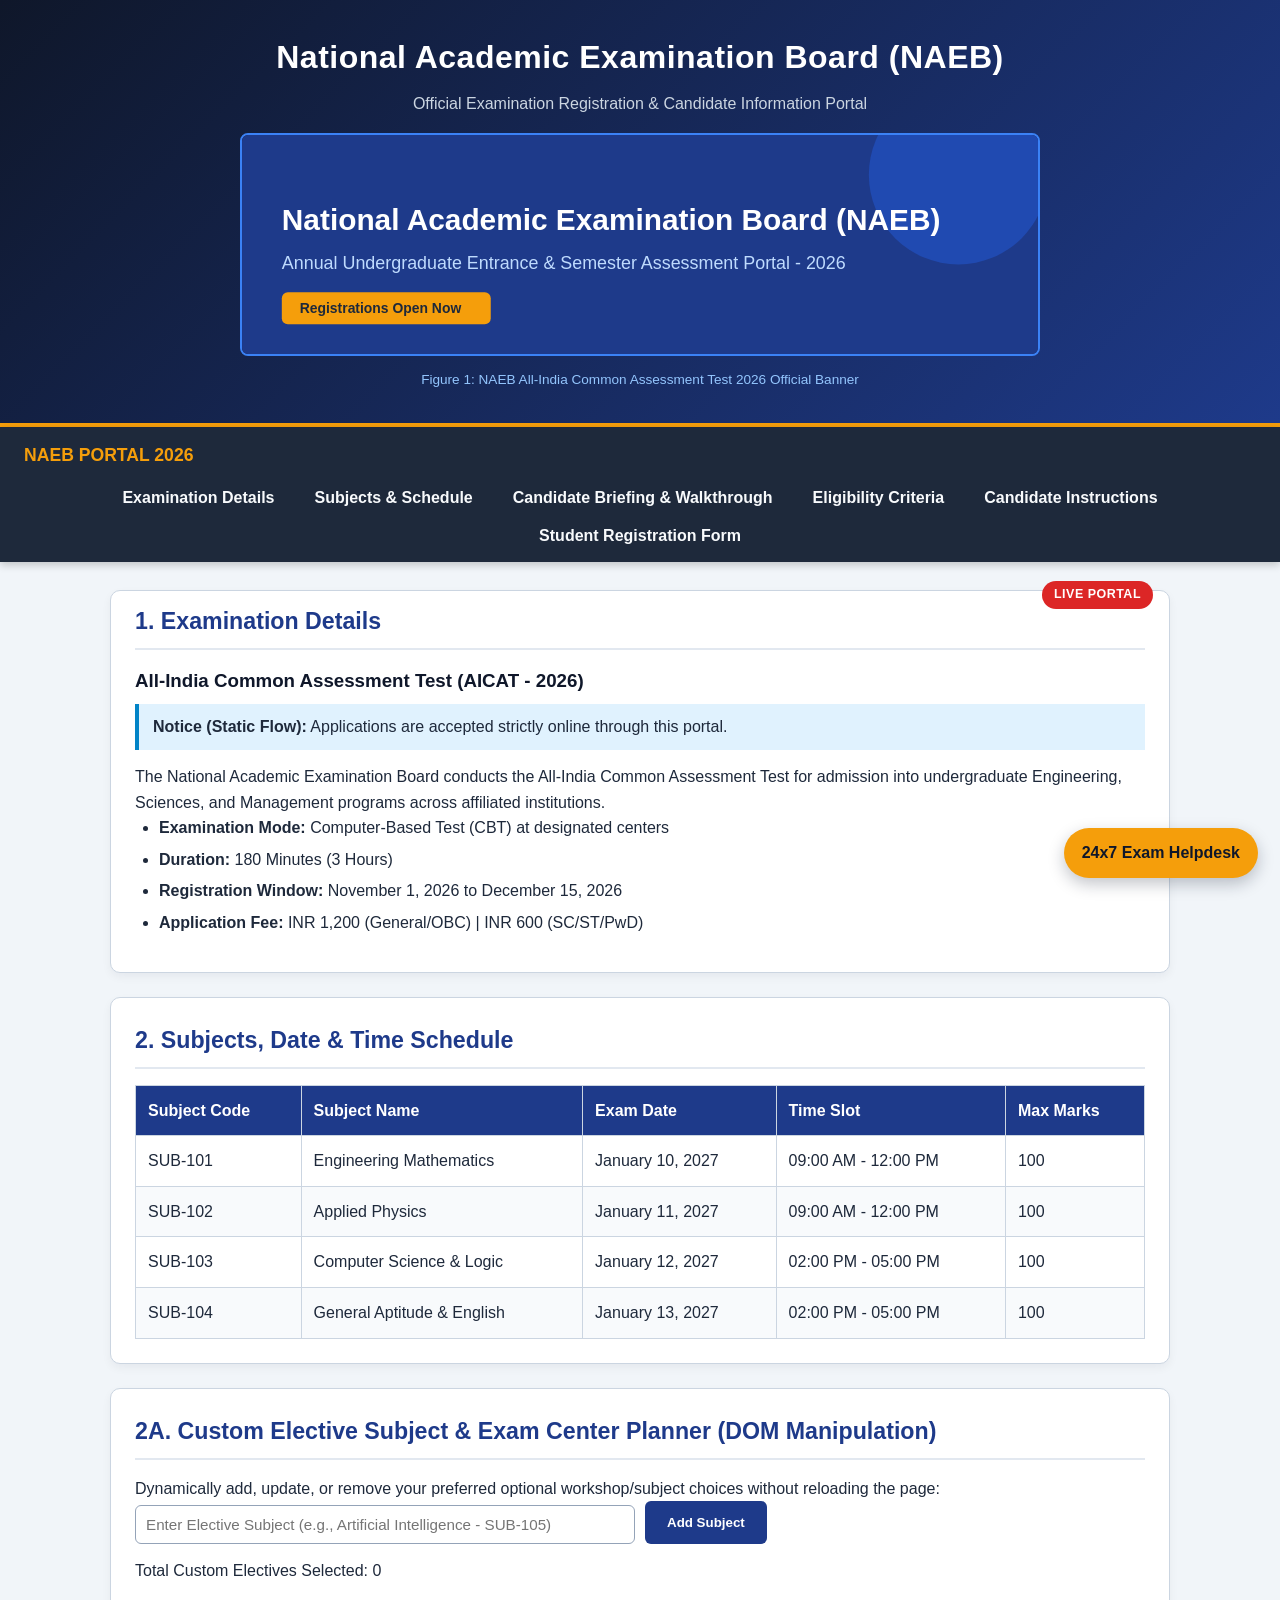
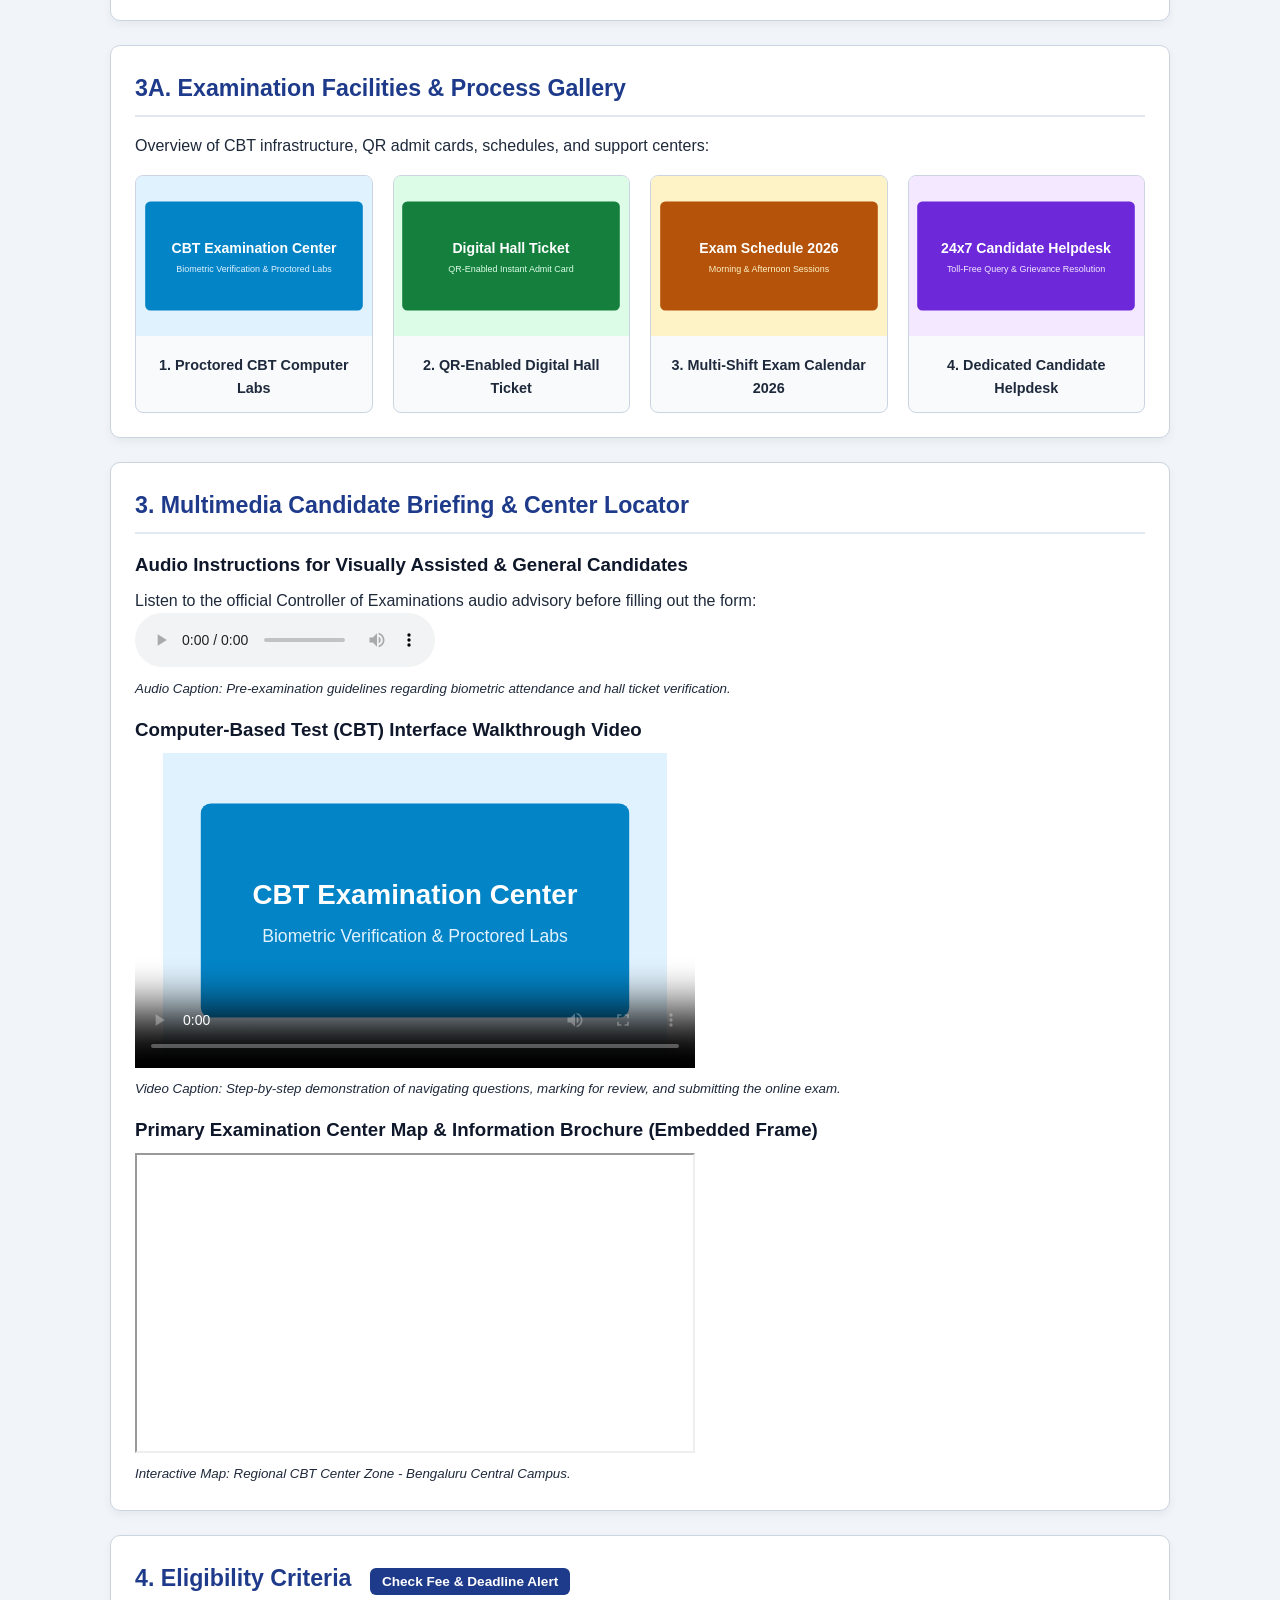
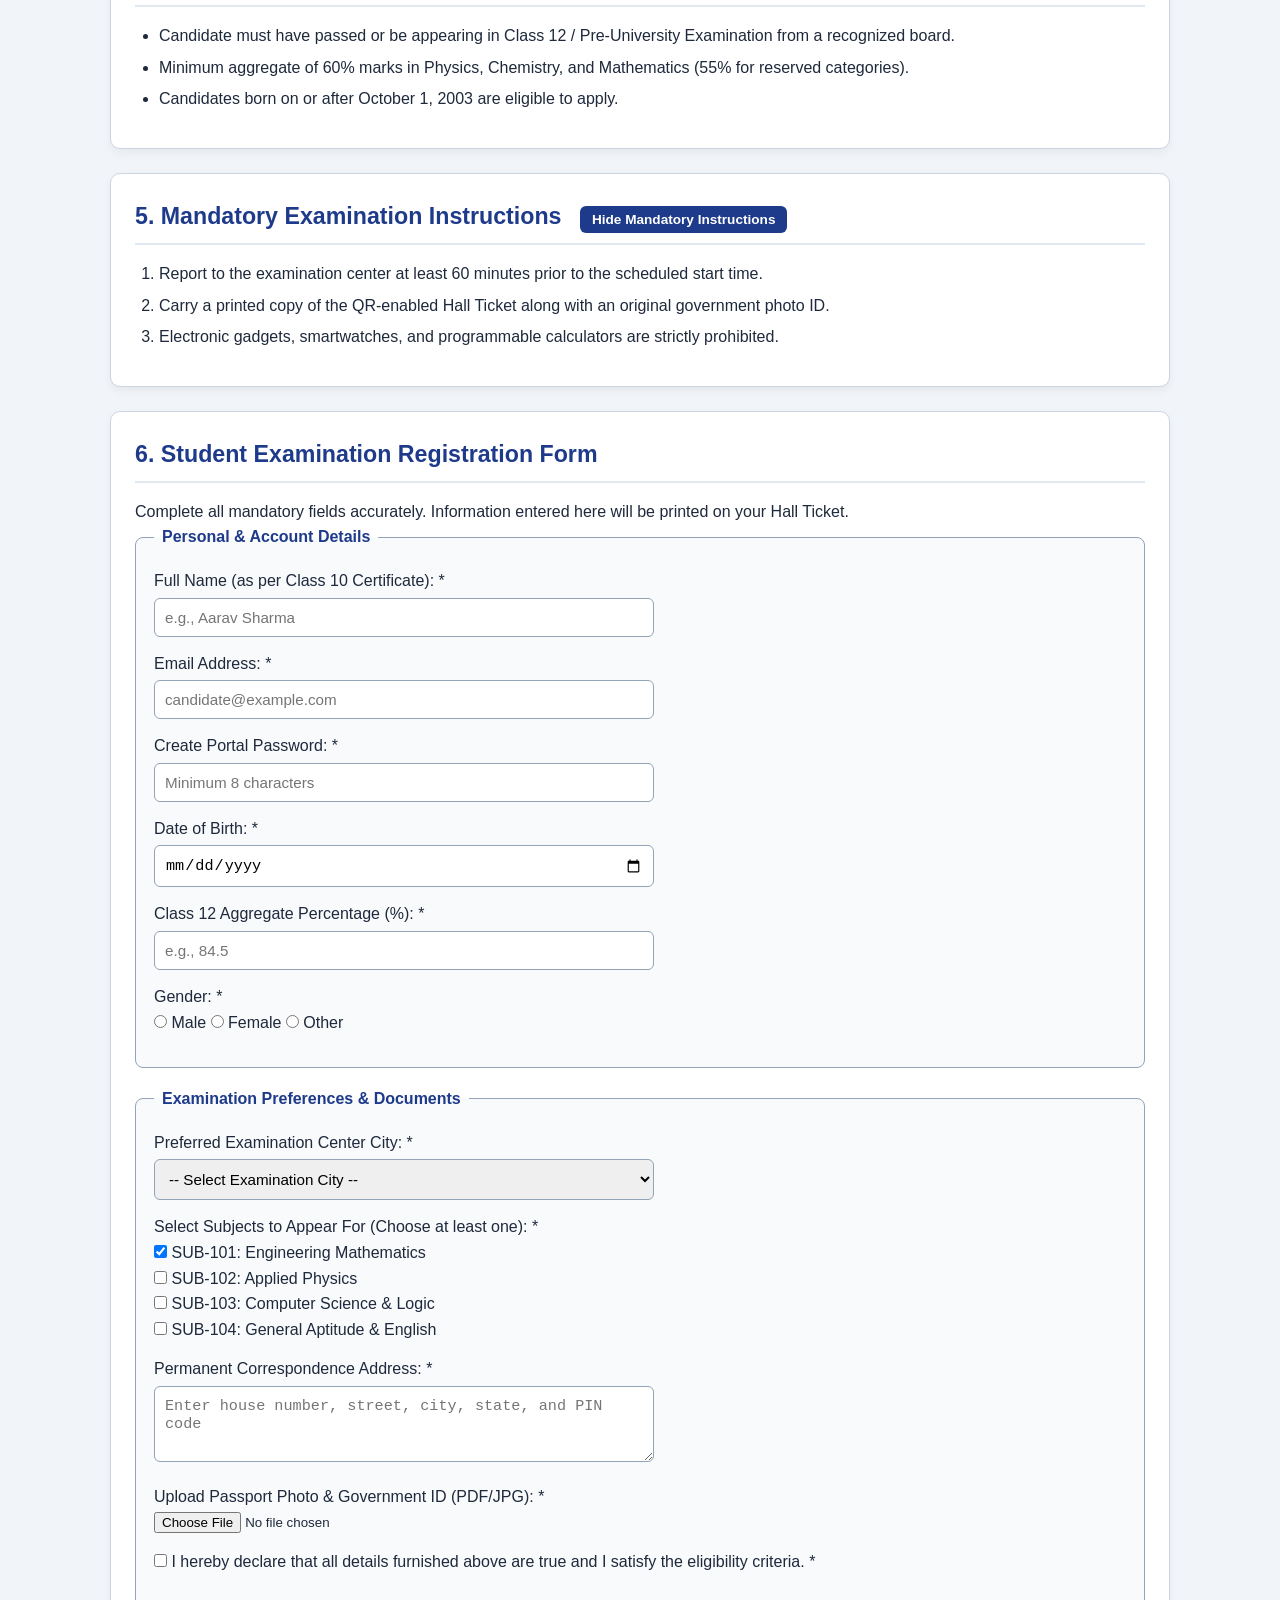
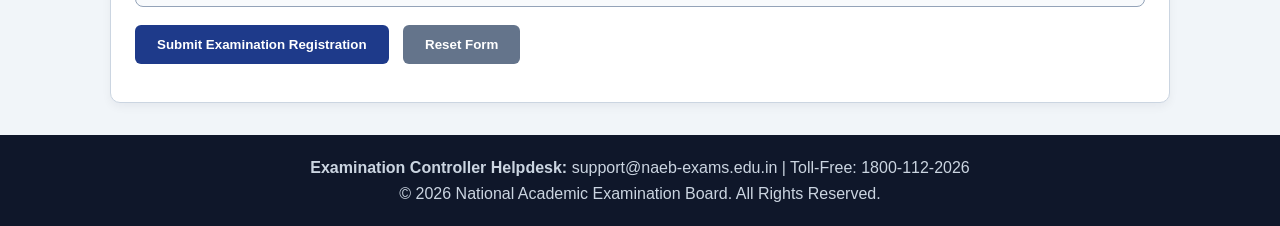
<file: Practicum_10_DOM_Manipulation/index.html>
<!DOCTYPE html>
<html lang="en">
<head>
  <meta charset="UTF-8">
  <meta name="viewport" content="width=device-width, initial-scale=1.0">
  <title>NAEB Examination Registration Portal - Practicum 10 (DOM Manipulation)</title>
  <link rel="stylesheet" href="style.css">
</head>
<body>
  <header>
    <h1>National Academic Examination Board (NAEB)</h1>
    <p>Official Examination Registration &amp; Candidate Information Portal</p>
    <figure>
      <img src="assets/banner.svg" alt="NAEB Examination Portal Banner" width="800">
      <figcaption>Figure 1: NAEB All-India Common Assessment Test 2026 Official Banner</figcaption>
    </figure>
  </header>

  <nav>
    <div class="nav-brand">NAEB PORTAL 2026</div>
    <ul>
      <li><a href="#exam-details">Examination Details</a></li>
      <li><a href="#subjects-schedule">Subjects &amp; Schedule</a></li>
      <li><a href="#multimedia-guide">Candidate Briefing &amp; Walkthrough</a></li>
      <li><a href="#eligibility">Eligibility Criteria</a></li>
      <li><a href="#instructions">Candidate Instructions</a></li>
      <li><a href="#registration-form">Student Registration Form</a></li>
    </ul>
  </nav>

  <main>
    <section id="exam-details" class="exam-card-wrapper">
      <span class="live-badge">LIVE PORTAL</span>
      <h2>1. Examination Details</h2>
      <article>
        <h3>All-India Common Assessment Test (AICAT - 2026)</h3>
        <div class="static-note"><strong>Notice (Static Flow):</strong> Applications are accepted strictly online through this portal.</div>
        <p>The National Academic Examination Board conducts the All-India Common Assessment Test for admission into undergraduate Engineering, Sciences, and Management programs across affiliated institutions.</p>
        <ul>
          <li><strong>Examination Mode:</strong> Computer-Based Test (CBT) at designated centers</li>
          <li><strong>Duration:</strong> 180 Minutes (3 Hours)</li>
          <li><strong>Registration Window:</strong> November 1, 2026 to December 15, 2026</li>
          <li><strong>Application Fee:</strong> INR 1,200 (General/OBC) | INR 600 (SC/ST/PwD)</li>
        </ul>
      </article>
    </section>

    <section id="subjects-schedule">
      <h2>2. Subjects, Date &amp; Time Schedule</h2>
      <table >
        <thead>
          <tr>
            <th>Subject Code</th>
            <th>Subject Name</th>
            <th>Exam Date</th>
            <th>Time Slot</th>
            <th>Max Marks</th>
          </tr>
        </thead>
        <tbody>
          <tr>
            <td>SUB-101</td>
            <td>Engineering Mathematics</td>
            <td>January 10, 2027</td>
            <td>09:00 AM - 12:00 PM</td>
            <td>100</td>
          </tr>
          <tr>
            <td>SUB-102</td>
            <td>Applied Physics</td>
            <td>January 11, 2027</td>
            <td>09:00 AM - 12:00 PM</td>
            <td>100</td>
          </tr>
          <tr>
            <td>SUB-103</td>
            <td>Computer Science &amp; Logic</td>
            <td>January 12, 2027</td>
            <td>02:00 PM - 05:00 PM</td>
            <td>100</td>
          </tr>
          <tr>
            <td>SUB-104</td>
            <td>General Aptitude &amp; English</td>
            <td>January 13, 2027</td>
            <td>02:00 PM - 05:00 PM</td>
            <td>100</td>
          </tr>
        </tbody>
      </table>
    </section>

            <section id="dom-subject-planner">
      <h2>2A. Custom Elective Subject &amp; Exam Center Planner (DOM Manipulation)</h2>
      <p>Dynamically add, update, or remove your preferred optional workshop/subject choices without reloading the page:</p>
      <div style="display:flex; gap:10px; flex-wrap:wrap; margin-bottom:14px;">
        <input type="text" id="customSubjectInput" placeholder="Enter Elective Subject (e.g., Artificial Intelligence - SUB-105)">
        <button type="button" id="addSubjectBtn">Add Subject</button>
      </div>
      <p>Total Custom Electives Selected: <span id="subjectCount">0</span></p>
      <ul id="dynamicSubjectList"></ul>
    </section>

    <section id="campus-gallery">
      <h2>3A. Examination Facilities &amp; Process Gallery</h2>
      <p>Overview of CBT infrastructure, QR admit cards, schedules, and support centers:</p>
      <div class="gallery-grid">
        <figure class="gallery-card">
          <img src="assets/exam_hall.svg" alt="CBT Examination Hall">
          <figcaption>1. Proctored CBT Computer Labs</figcaption>
        </figure>
        <figure class="gallery-card">
          <img src="assets/admit_card.svg" alt="Digital QR Hall Ticket">
          <figcaption>2. QR-Enabled Digital Hall Ticket</figcaption>
        </figure>
        <figure class="gallery-card">
          <img src="assets/calendar_icon.svg" alt="Exam Schedule 2026">
          <figcaption>3. Multi-Shift Exam Calendar 2026</figcaption>
        </figure>
        <figure class="gallery-card">
          <img src="assets/support_desk.svg" alt="Candidate Support Desk">
          <figcaption>4. Dedicated Candidate Helpdesk</figcaption>
        </figure>
      </div>
    </section>

    <section id="multimedia-guide">
      <h2>3. Multimedia Candidate Briefing &amp; Center Locator</h2>
      <article>
        <h3>Audio Instructions for Visually Assisted &amp; General Candidates</h3>
        <p>Listen to the official Controller of Examinations audio advisory before filling out the form:</p>
        <audio controls>
          <source src="https://www.w3schools.com/html/horse.mp3" type="audio/mpeg">
          Your browser does not support the HTML5 audio element.
        </audio>
        <p><small><em>Audio Caption: Pre-examination guidelines regarding biometric attendance and hall ticket verification.</em></small></p>
      </article>

      <article>
        <h3>Computer-Based Test (CBT) Interface Walkthrough Video</h3>
        <video width="560" height="315" controls poster="assets/exam_hall.svg">
          <source src="https://www.w3schools.com/html/mov_bbb.mp4" type="video/mp4">
          Your browser does not support the HTML5 video tag.
        </video>
        <p><small><em>Video Caption: Step-by-step demonstration of navigating questions, marking for review, and submitting the online exam.</em></small></p>
      </article>

      <article>
        <h3>Primary Examination Center Map &amp; Information Brochure (Embedded Frame)</h3>
        <iframe src="https://www.openstreetmap.org/export/embed.html?bbox=77.5800%2C12.9600%2C77.6100%2C12.9850&amp;layer=mapnik" width="560" height="300" title="Regional Examination Center Map"></iframe>
        <p><small><em>Interactive Map: Regional CBT Center Zone - Bengaluru Central Campus.</em></small></p>
      </article>
    </section>

    <section id="eligibility">
      <h2>4. Eligibility Criteria <button type="button" id="showDeadlineToastBtn" style="margin-left:12px;padding:6px 12px;font-size:0.85rem;">Check Fee &amp; Deadline Alert</button></h2>
      <ul>
        <li>Candidate must have passed or be appearing in Class 12 / Pre-University Examination from a recognized board.</li>
        <li>Minimum aggregate of 60% marks in Physics, Chemistry, and Mathematics (55% for reserved categories).</li>
        <li>Candidates born on or after October 1, 2003 are eligible to apply.</li>
      </ul>
    </section>

    <section id="instructions">
      <h2>5. Mandatory Examination Instructions <button type="button" id="toggleInstructionsBtn" style="margin-left:12px;padding:6px 12px;font-size:0.85rem;">Hide Mandatory Instructions</button></h2>
      <div id="instructionsBody" class="collapsible-content">
      <ol>
        <li>Report to the examination center at least 60 minutes prior to the scheduled start time.</li>
        <li>Carry a printed copy of the QR-enabled Hall Ticket along with an original government photo ID.</li>
        <li>Electronic gadgets, smartwatches, and programmable calculators are strictly prohibited.</li>
      </ol>
    </section>
      <section id="registration-form">
      <h2>6. Student Examination Registration Form</h2>
      <p>Complete all mandatory fields accurately. Information entered here will be printed on your Hall Ticket.</p>
      <form action="#" method="post" enctype="multipart/form-data">
        <fieldset>
          <legend>Personal &amp; Account Details</legend>
          <p>
            <label for="fullName">Full Name (as per Class 10 Certificate): *</label><br>
            <input type="text" id="fullName" name="fullName" placeholder="e.g., Aarav Sharma" required minlength="3" maxlength="60">
          </p>
          <p>
            <label for="email">Email Address: *</label><br>
            <input type="email" id="email" name="email" placeholder="candidate@example.com" required>
          </p>
          <p>
            <label for="password">Create Portal Password: *</label><br>
            <input type="password" id="password" name="password" placeholder="Minimum 8 characters" required minlength="8">
          </p>
          <p>
            <label for="dob">Date of Birth: *</label><br>
            <input type="date" id="dob" name="dob" min="2003-10-01" max="2010-12-31" required>
          </p>
          <p>
            <label for="percentage">Class 12 Aggregate Percentage (%): *</label><br>
            <input type="number" id="percentage" name="percentage" min="55" max="100" step="0.1" placeholder="e.g., 84.5" required>
          </p>
          <p>
            <span>Gender: *</span><br>
            <input type="radio" id="male" name="gender" value="Male" required> <label for="male">Male</label>
            <input type="radio" id="female" name="gender" value="Female"> <label for="female">Female</label>
            <input type="radio" id="other" name="gender" value="Other"> <label for="other">Other</label>
          </p>
        </fieldset>

        <fieldset>
          <legend>Examination Preferences &amp; Documents</legend>
          <p>
            <label for="examCity">Preferred Examination Center City: *</label><br>
            <select id="examCity" name="examCity" required>
              <option value="">-- Select Examination City --</option>
              <option value="Bengaluru">Bengaluru (Zone 01)</option>
              <option value="Chennai">Chennai (Zone 02)</option>
              <option value="Hyderabad">Hyderabad (Zone 03)</option>
              <option value="Mumbai">Mumbai (Zone 04)</option>
              <option value="New Delhi">New Delhi (Zone 05)</option>
            </select>
          </p>
          <p>
            <span>Select Subjects to Appear For (Choose at least one): *</span><br>
            <input type="checkbox" id="sub101" name="subjects" value="SUB-101" checked> <label for="sub101">SUB-101: Engineering Mathematics</label><br>
            <input type="checkbox" id="sub102" name="subjects" value="SUB-102"> <label for="sub102">SUB-102: Applied Physics</label><br>
            <input type="checkbox" id="sub103" name="subjects" value="SUB-103"> <label for="sub103">SUB-103: Computer Science &amp; Logic</label><br>
            <input type="checkbox" id="sub104" name="subjects" value="SUB-104"> <label for="sub104">SUB-104: General Aptitude &amp; English</label>
          </p>
          <p>
            <label for="address">Permanent Correspondence Address: *</label><br>
            <textarea id="address" name="address" rows="3" cols="50" placeholder="Enter house number, street, city, state, and PIN code" required></textarea>
          </p>
          <p>
            <label for="idProof">Upload Passport Photo &amp; Government ID (PDF/JPG): *</label><br>
            <input type="file" id="idProof" name="idProof" accept=".jpg,.jpeg,.png,.pdf" required>
          </p>
          <p>
            <input type="checkbox" id="declaration" name="declaration" required>
            <label for="declaration">I hereby declare that all details furnished above are true and I satisfy the eligibility criteria. *</label>
          </p>
        </fieldset>

        <p>
          <button type="submit">Submit Examination Registration</button>
          <button type="reset">Reset Form</button>
        </p>
      </form>
    </section>
  </main>

  <footer id="contact">
    <p><strong>Examination Controller Helpdesk:</strong> support@naeb-exams.edu.in | Toll-Free: 1800-112-2026</p>
    <p>&copy; 2026 National Academic Examination Board. All Rights Reserved.</p>
  </footer>
  <a href="#contact" class="fixed-help-btn">24x7 Exam Helpdesk</a>
  <div id="deadlineToast" class="toast-notification"><span><strong>Reminder:</strong> Last date for AICAT-2026 registration is December 15, 2026!</span></div>
  <script src="script.js"></script>
</body>
</html>
</file>
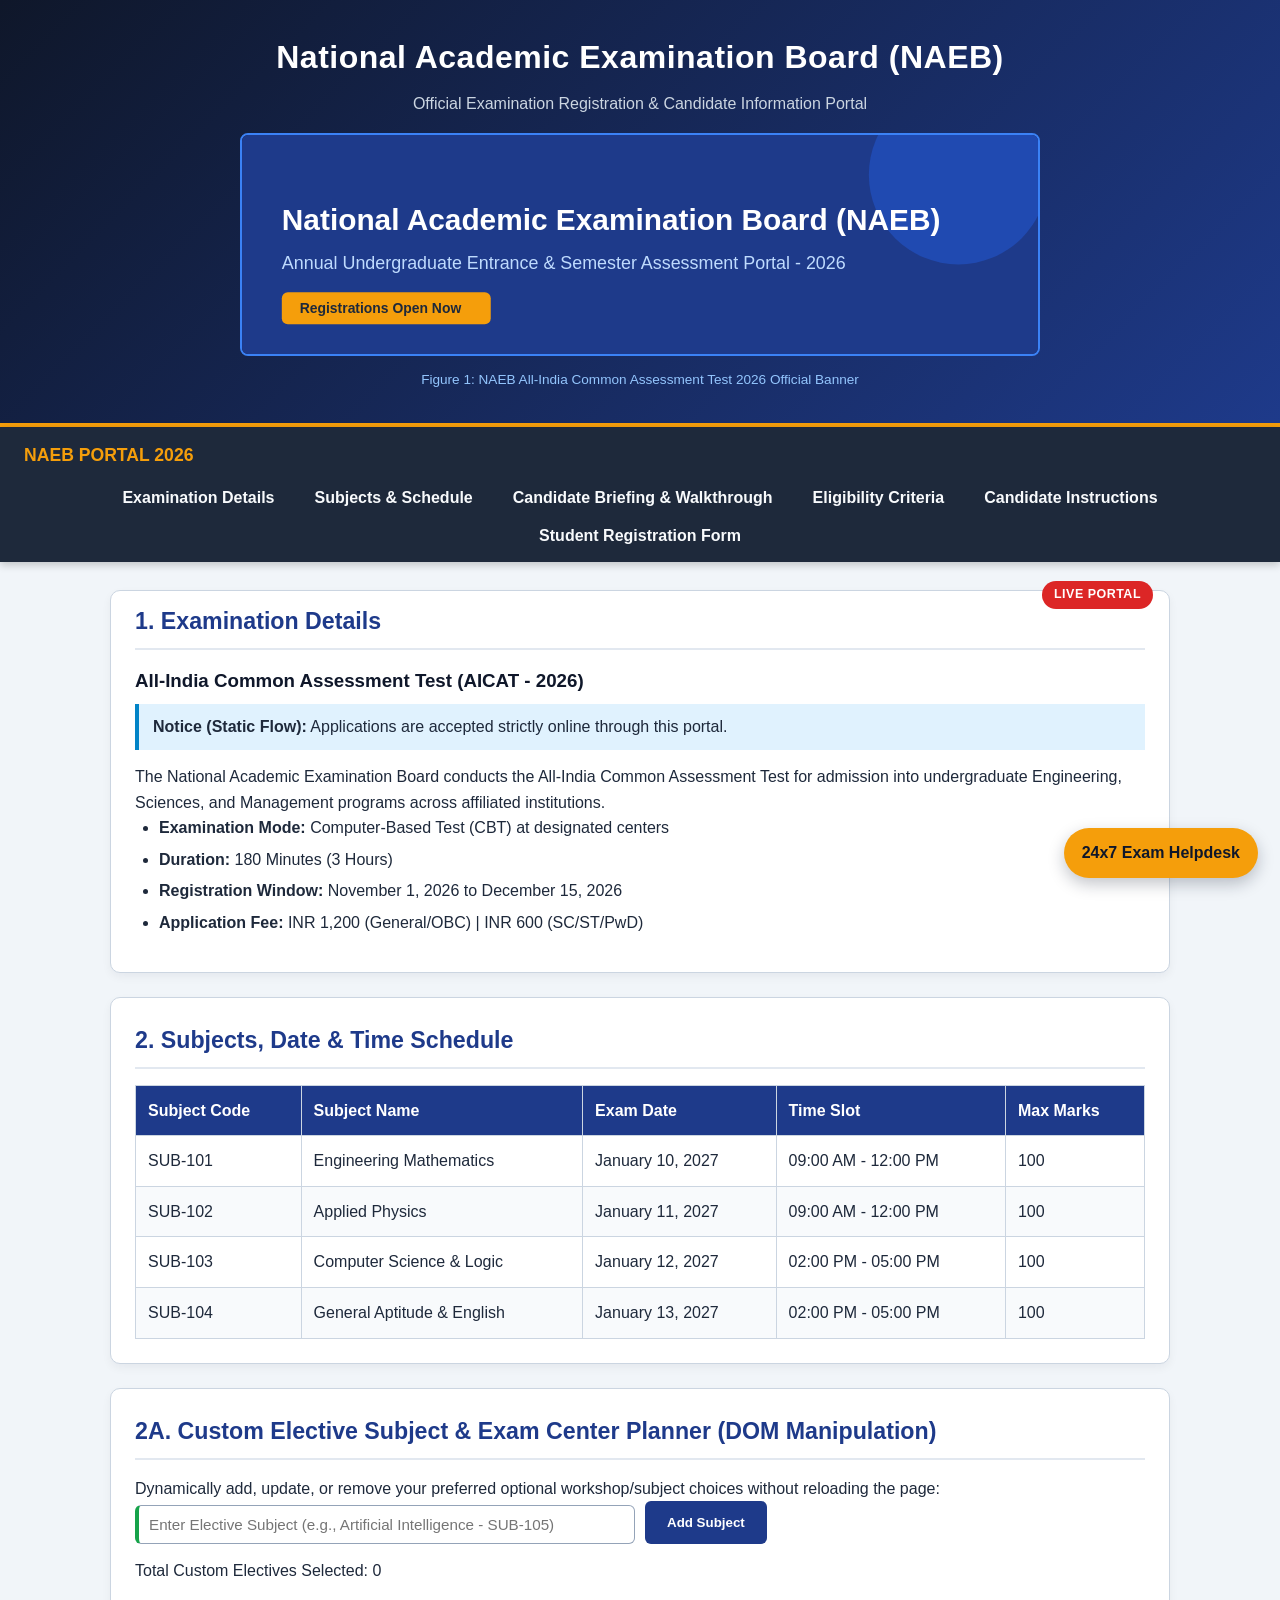
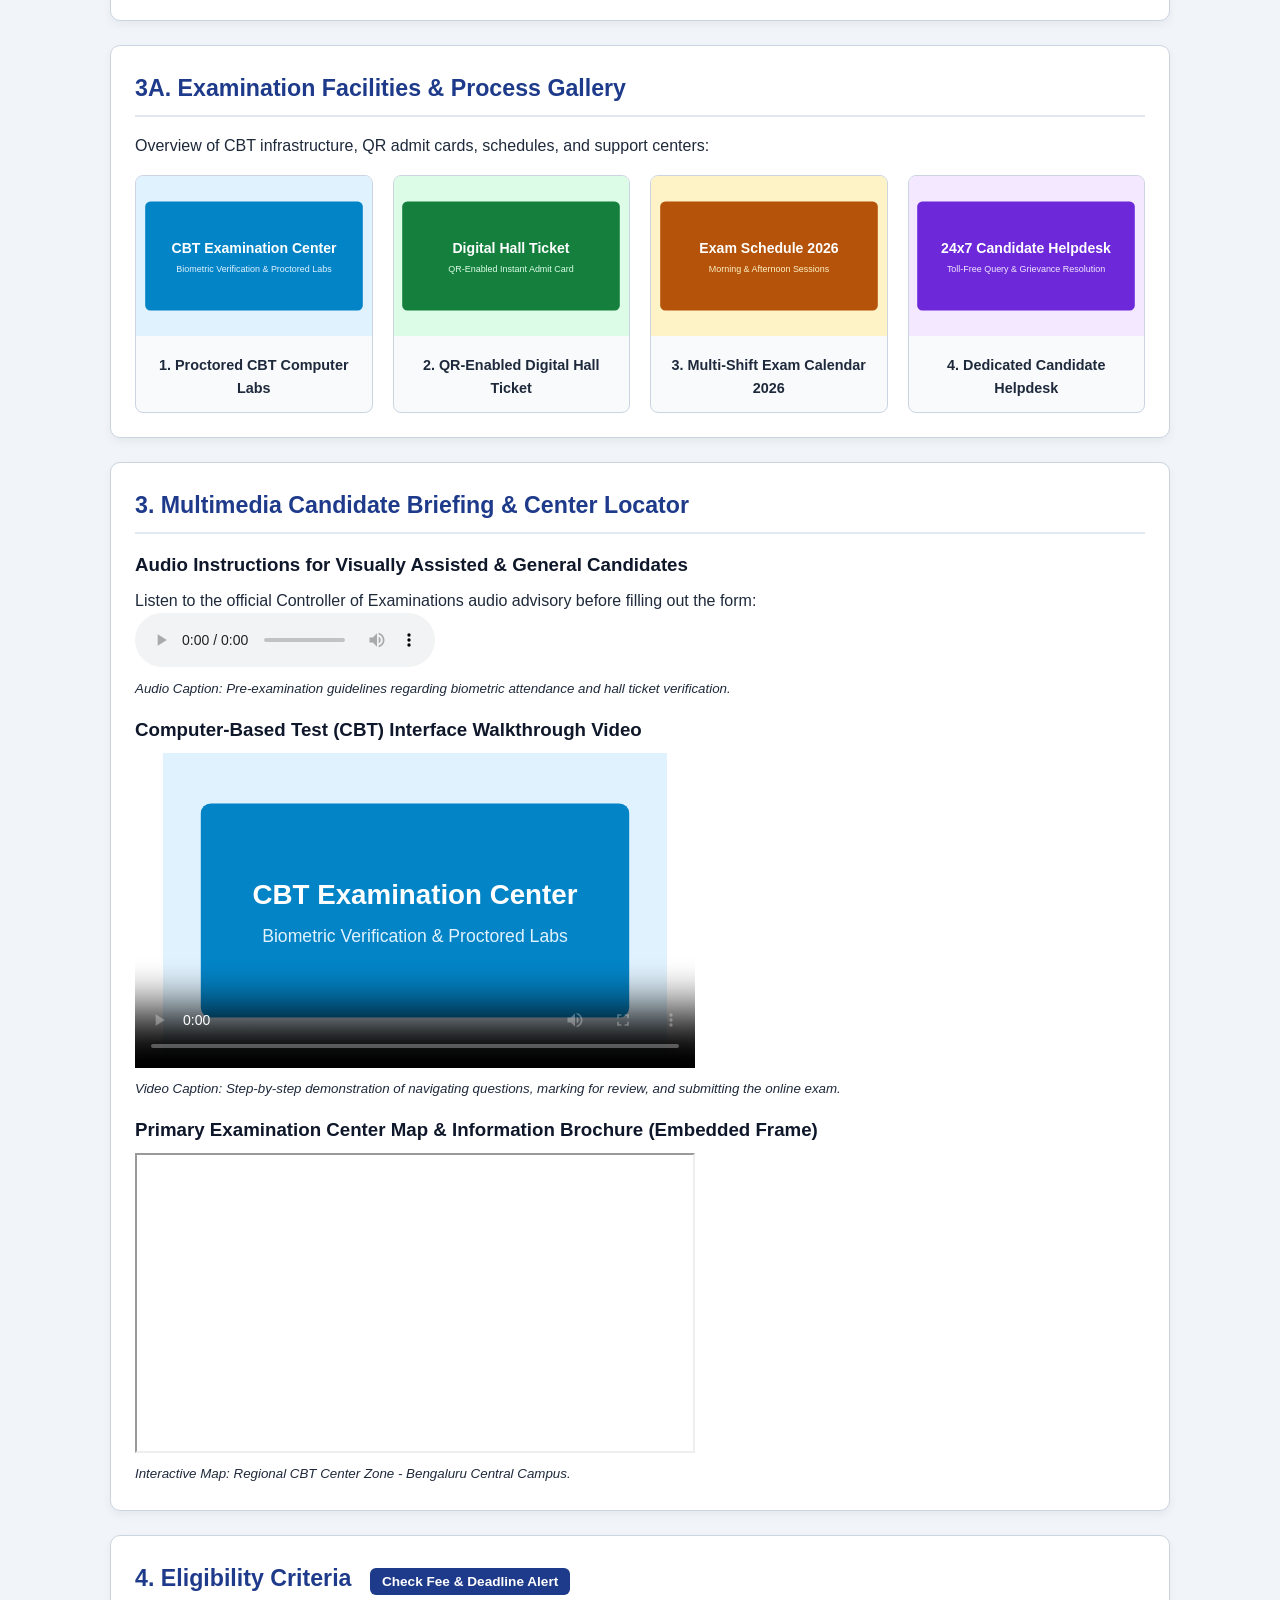
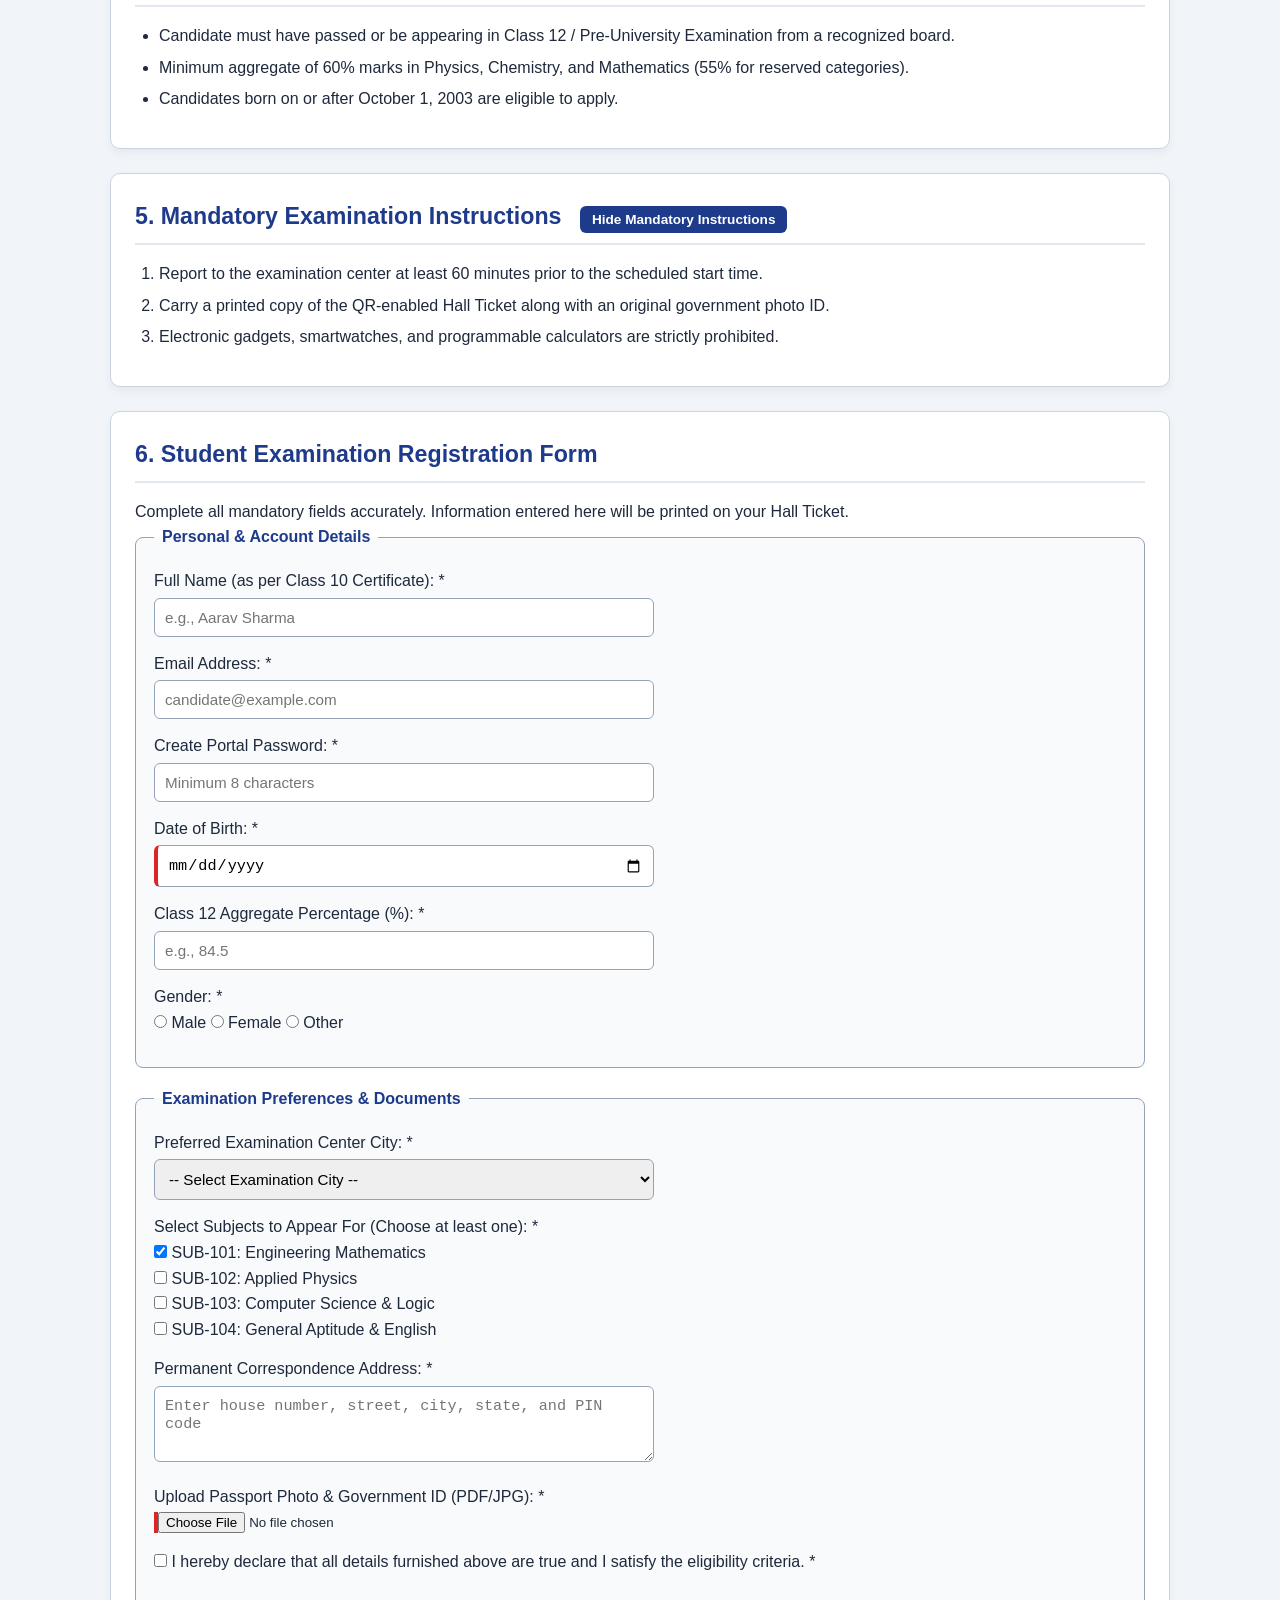
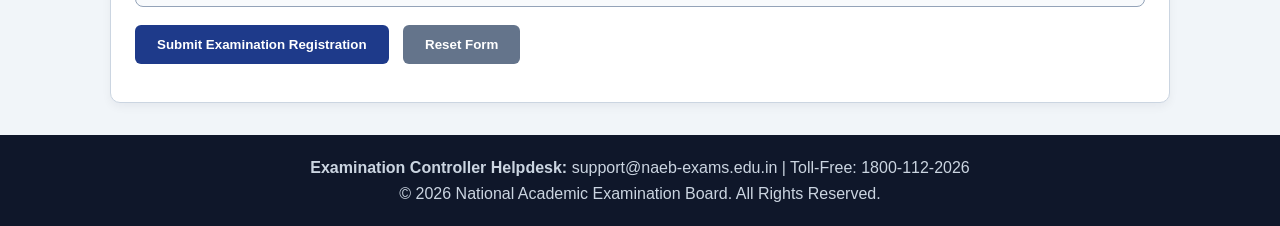
<file: Practicum_11_Form_Validation/index.html>
<!DOCTYPE html>
<html lang="en">
<head>
  <meta charset="UTF-8">
  <meta name="viewport" content="width=device-width, initial-scale=1.0">
  <title>NAEB Examination Registration Portal - Practicum 11 (Form Validation)</title>
  <link rel="stylesheet" href="style.css">
</head>
<body>
  <header>
    <h1>National Academic Examination Board (NAEB)</h1>
    <p>Official Examination Registration &amp; Candidate Information Portal</p>
    <figure>
      <img src="assets/banner.svg" alt="NAEB Examination Portal Banner" width="800">
      <figcaption>Figure 1: NAEB All-India Common Assessment Test 2026 Official Banner</figcaption>
    </figure>
  </header>

  <nav>
    <div class="nav-brand">NAEB PORTAL 2026</div>
    <ul>
      <li><a href="#exam-details">Examination Details</a></li>
      <li><a href="#subjects-schedule">Subjects &amp; Schedule</a></li>
      <li><a href="#multimedia-guide">Candidate Briefing &amp; Walkthrough</a></li>
      <li><a href="#eligibility">Eligibility Criteria</a></li>
      <li><a href="#instructions">Candidate Instructions</a></li>
      <li><a href="#registration-form">Student Registration Form</a></li>
    </ul>
  </nav>

  <main>
    <section id="exam-details" class="exam-card-wrapper">
      <span class="live-badge">LIVE PORTAL</span>
      <h2>1. Examination Details</h2>
      <article>
        <h3>All-India Common Assessment Test (AICAT - 2026)</h3>
        <div class="static-note"><strong>Notice (Static Flow):</strong> Applications are accepted strictly online through this portal.</div>
        <p>The National Academic Examination Board conducts the All-India Common Assessment Test for admission into undergraduate Engineering, Sciences, and Management programs across affiliated institutions.</p>
        <ul>
          <li><strong>Examination Mode:</strong> Computer-Based Test (CBT) at designated centers</li>
          <li><strong>Duration:</strong> 180 Minutes (3 Hours)</li>
          <li><strong>Registration Window:</strong> November 1, 2026 to December 15, 2026</li>
          <li><strong>Application Fee:</strong> INR 1,200 (General/OBC) | INR 600 (SC/ST/PwD)</li>
        </ul>
      </article>
    </section>

    <section id="subjects-schedule">
      <h2>2. Subjects, Date &amp; Time Schedule</h2>
      <table >
        <thead>
          <tr>
            <th>Subject Code</th>
            <th>Subject Name</th>
            <th>Exam Date</th>
            <th>Time Slot</th>
            <th>Max Marks</th>
          </tr>
        </thead>
        <tbody>
          <tr>
            <td>SUB-101</td>
            <td>Engineering Mathematics</td>
            <td>January 10, 2027</td>
            <td>09:00 AM - 12:00 PM</td>
            <td>100</td>
          </tr>
          <tr>
            <td>SUB-102</td>
            <td>Applied Physics</td>
            <td>January 11, 2027</td>
            <td>09:00 AM - 12:00 PM</td>
            <td>100</td>
          </tr>
          <tr>
            <td>SUB-103</td>
            <td>Computer Science &amp; Logic</td>
            <td>January 12, 2027</td>
            <td>02:00 PM - 05:00 PM</td>
            <td>100</td>
          </tr>
          <tr>
            <td>SUB-104</td>
            <td>General Aptitude &amp; English</td>
            <td>January 13, 2027</td>
            <td>02:00 PM - 05:00 PM</td>
            <td>100</td>
          </tr>
        </tbody>
      </table>
    </section>

            <section id="dom-subject-planner">
      <h2>2A. Custom Elective Subject &amp; Exam Center Planner (DOM Manipulation)</h2>
      <p>Dynamically add, update, or remove your preferred optional workshop/subject choices without reloading the page:</p>
      <div style="display:flex; gap:10px; flex-wrap:wrap; margin-bottom:14px;">
        <input type="text" id="customSubjectInput" placeholder="Enter Elective Subject (e.g., Artificial Intelligence - SUB-105)">
        <button type="button" id="addSubjectBtn">Add Subject</button>
      </div>
      <p>Total Custom Electives Selected: <span id="subjectCount">0</span></p>
      <ul id="dynamicSubjectList"></ul>
    </section>

    <section id="campus-gallery">
      <h2>3A. Examination Facilities &amp; Process Gallery</h2>
      <p>Overview of CBT infrastructure, QR admit cards, schedules, and support centers:</p>
      <div class="gallery-grid">
        <figure class="gallery-card">
          <img src="assets/exam_hall.svg" alt="CBT Examination Hall">
          <figcaption>1. Proctored CBT Computer Labs</figcaption>
        </figure>
        <figure class="gallery-card">
          <img src="assets/admit_card.svg" alt="Digital QR Hall Ticket">
          <figcaption>2. QR-Enabled Digital Hall Ticket</figcaption>
        </figure>
        <figure class="gallery-card">
          <img src="assets/calendar_icon.svg" alt="Exam Schedule 2026">
          <figcaption>3. Multi-Shift Exam Calendar 2026</figcaption>
        </figure>
        <figure class="gallery-card">
          <img src="assets/support_desk.svg" alt="Candidate Support Desk">
          <figcaption>4. Dedicated Candidate Helpdesk</figcaption>
        </figure>
      </div>
    </section>

    <section id="multimedia-guide">
      <h2>3. Multimedia Candidate Briefing &amp; Center Locator</h2>
      <article>
        <h3>Audio Instructions for Visually Assisted &amp; General Candidates</h3>
        <p>Listen to the official Controller of Examinations audio advisory before filling out the form:</p>
        <audio controls>
          <source src="https://www.w3schools.com/html/horse.mp3" type="audio/mpeg">
          Your browser does not support the HTML5 audio element.
        </audio>
        <p><small><em>Audio Caption: Pre-examination guidelines regarding biometric attendance and hall ticket verification.</em></small></p>
      </article>

      <article>
        <h3>Computer-Based Test (CBT) Interface Walkthrough Video</h3>
        <video width="560" height="315" controls poster="assets/exam_hall.svg">
          <source src="https://www.w3schools.com/html/mov_bbb.mp4" type="video/mp4">
          Your browser does not support the HTML5 video tag.
        </video>
        <p><small><em>Video Caption: Step-by-step demonstration of navigating questions, marking for review, and submitting the online exam.</em></small></p>
      </article>

      <article>
        <h3>Primary Examination Center Map &amp; Information Brochure (Embedded Frame)</h3>
        <iframe src="https://www.openstreetmap.org/export/embed.html?bbox=77.5800%2C12.9600%2C77.6100%2C12.9850&amp;layer=mapnik" width="560" height="300" title="Regional Examination Center Map"></iframe>
        <p><small><em>Interactive Map: Regional CBT Center Zone - Bengaluru Central Campus.</em></small></p>
      </article>
    </section>

    <section id="eligibility">
      <h2>4. Eligibility Criteria <button type="button" id="showDeadlineToastBtn" style="margin-left:12px;padding:6px 12px;font-size:0.85rem;">Check Fee &amp; Deadline Alert</button></h2>
      <ul>
        <li>Candidate must have passed or be appearing in Class 12 / Pre-University Examination from a recognized board.</li>
        <li>Minimum aggregate of 60% marks in Physics, Chemistry, and Mathematics (55% for reserved categories).</li>
        <li>Candidates born on or after October 1, 2003 are eligible to apply.</li>
      </ul>
    </section>

    <section id="instructions">
      <h2>5. Mandatory Examination Instructions <button type="button" id="toggleInstructionsBtn" style="margin-left:12px;padding:6px 12px;font-size:0.85rem;">Hide Mandatory Instructions</button></h2>
      <div id="instructionsBody" class="collapsible-content">
      <ol>
        <li>Report to the examination center at least 60 minutes prior to the scheduled start time.</li>
        <li>Carry a printed copy of the QR-enabled Hall Ticket along with an original government photo ID.</li>
        <li>Electronic gadgets, smartwatches, and programmable calculators are strictly prohibited.</li>
      </ol>
    </section>
      <section id="registration-form">
      <h2>6. Student Examination Registration Form</h2>
      <p>Complete all mandatory fields accurately. Information entered here will be printed on your Hall Ticket.</p>
      <form id="examRegForm" action="#" method="post" enctype="multipart/form-data" novalidate>
        <fieldset>
          <legend>Personal &amp; Account Details</legend>
          <p>
            <label for="fullName">Full Name (as per Class 10 Certificate): *</label><br>
            <input type="text" id="fullName" name="fullName" placeholder="e.g., Aarav Sharma" pattern="[A-Za-z ]{3,60}" required minlength="3" maxlength="60">
          </p>
          <p>
            <label for="email">Email Address: *</label><br>
            <input type="email" id="email" name="email" placeholder="candidate@example.com" required>
          </p>
          <p>
            <label for="password">Create Portal Password: *</label><br>
            <input type="password" id="password" name="password" placeholder="Minimum 8 characters" required minlength="8">
          </p>
          <p>
            <label for="dob">Date of Birth: *</label><br>
            <input type="date" id="dob" name="dob" min="2003-10-01" max="2010-12-31" required>
          </p>
          <p>
            <label for="percentage">Class 12 Aggregate Percentage (%): *</label><br>
            <input type="number" id="percentage" name="percentage" min="55" max="100" step="0.1" placeholder="e.g., 84.5" required>
          </p>
          <p>
            <span>Gender: *</span><br>
            <input type="radio" id="male" name="gender" value="Male" required> <label for="male">Male</label>
            <input type="radio" id="female" name="gender" value="Female"> <label for="female">Female</label>
            <input type="radio" id="other" name="gender" value="Other"> <label for="other">Other</label>
          </p>
        </fieldset>

        <fieldset>
          <legend>Examination Preferences &amp; Documents</legend>
          <p>
            <label for="examCity">Preferred Examination Center City: *</label><br>
            <select id="examCity" name="examCity" required>
              <option value="">-- Select Examination City --</option>
              <option value="Bengaluru">Bengaluru (Zone 01)</option>
              <option value="Chennai">Chennai (Zone 02)</option>
              <option value="Hyderabad">Hyderabad (Zone 03)</option>
              <option value="Mumbai">Mumbai (Zone 04)</option>
              <option value="New Delhi">New Delhi (Zone 05)</option>
            </select>
          </p>
          <p>
            <span>Select Subjects to Appear For (Choose at least one): *</span><br>
            <input type="checkbox" id="sub101" name="subjects" value="SUB-101" checked> <label for="sub101">SUB-101: Engineering Mathematics</label><br>
            <input type="checkbox" id="sub102" name="subjects" value="SUB-102"> <label for="sub102">SUB-102: Applied Physics</label><br>
            <input type="checkbox" id="sub103" name="subjects" value="SUB-103"> <label for="sub103">SUB-103: Computer Science &amp; Logic</label><br>
            <input type="checkbox" id="sub104" name="subjects" value="SUB-104"> <label for="sub104">SUB-104: General Aptitude &amp; English</label>
          </p>
          <p>
            <label for="address">Permanent Correspondence Address: *</label><br>
            <textarea id="address" name="address" rows="3" cols="50" placeholder="Enter house number, street, city, state, and PIN code" required></textarea>
          </p>
          <p>
            <label for="idProof">Upload Passport Photo &amp; Government ID (PDF/JPG): *</label><br>
            <input type="file" id="idProof" name="idProof" accept=".jpg,.jpeg,.png,.pdf" required>
          </p>
          <p>
            <input type="checkbox" id="declaration" name="declaration" required>
            <label for="declaration">I hereby declare that all details furnished above are true and I satisfy the eligibility criteria. *</label>
          </p>
        </fieldset>

        <p>
          <button type="submit">Submit Examination Registration</button>
          <button type="reset">Reset Form</button>
        </p>
        <div id="formFeedback" class="form-feedback"></div>
      </form>
    </section>
  </main>

  <footer id="contact">
    <p><strong>Examination Controller Helpdesk:</strong> support@naeb-exams.edu.in | Toll-Free: 1800-112-2026</p>
    <p>&copy; 2026 National Academic Examination Board. All Rights Reserved.</p>
  </footer>
  <a href="#contact" class="fixed-help-btn">24x7 Exam Helpdesk</a>
  <div id="deadlineToast" class="toast-notification"><span><strong>Reminder:</strong> Last date for AICAT-2026 registration is December 15, 2026!</span></div>
  <script src="script.js"></script>
</body>
</html>
</file>
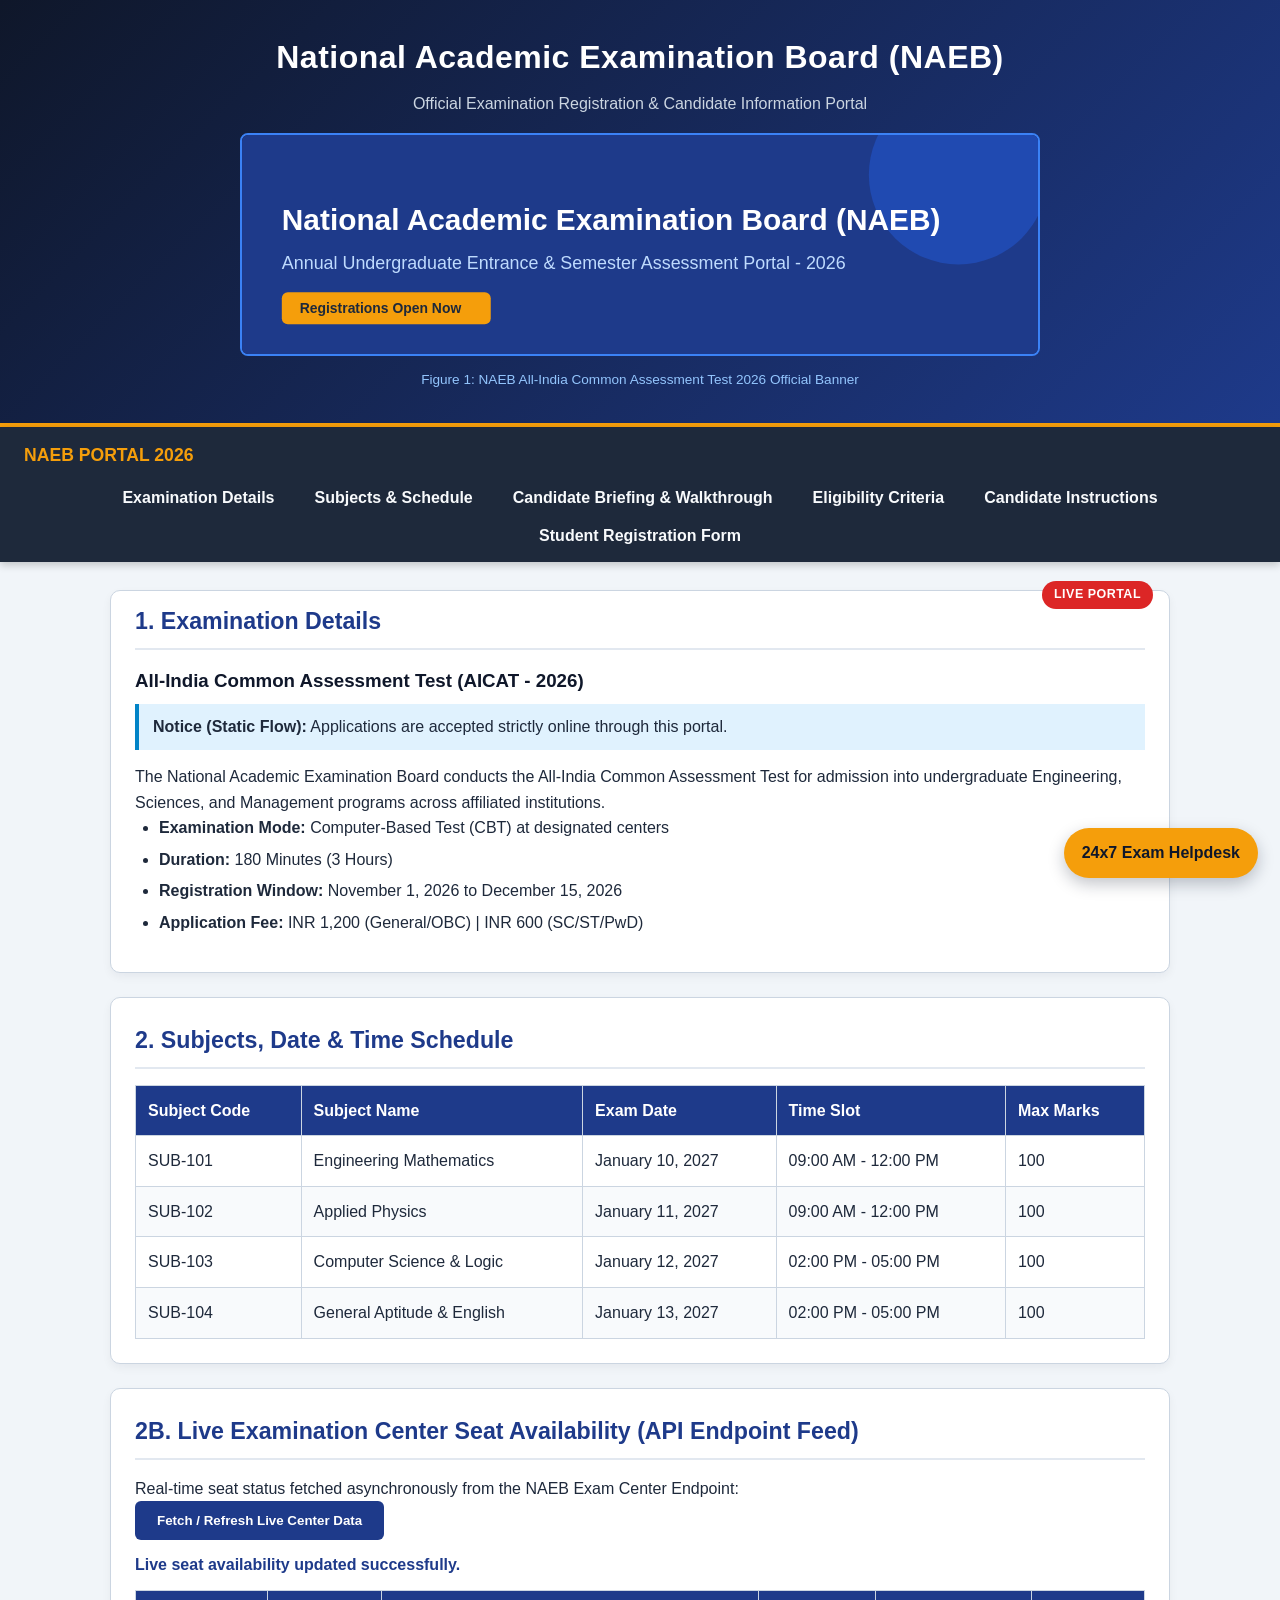
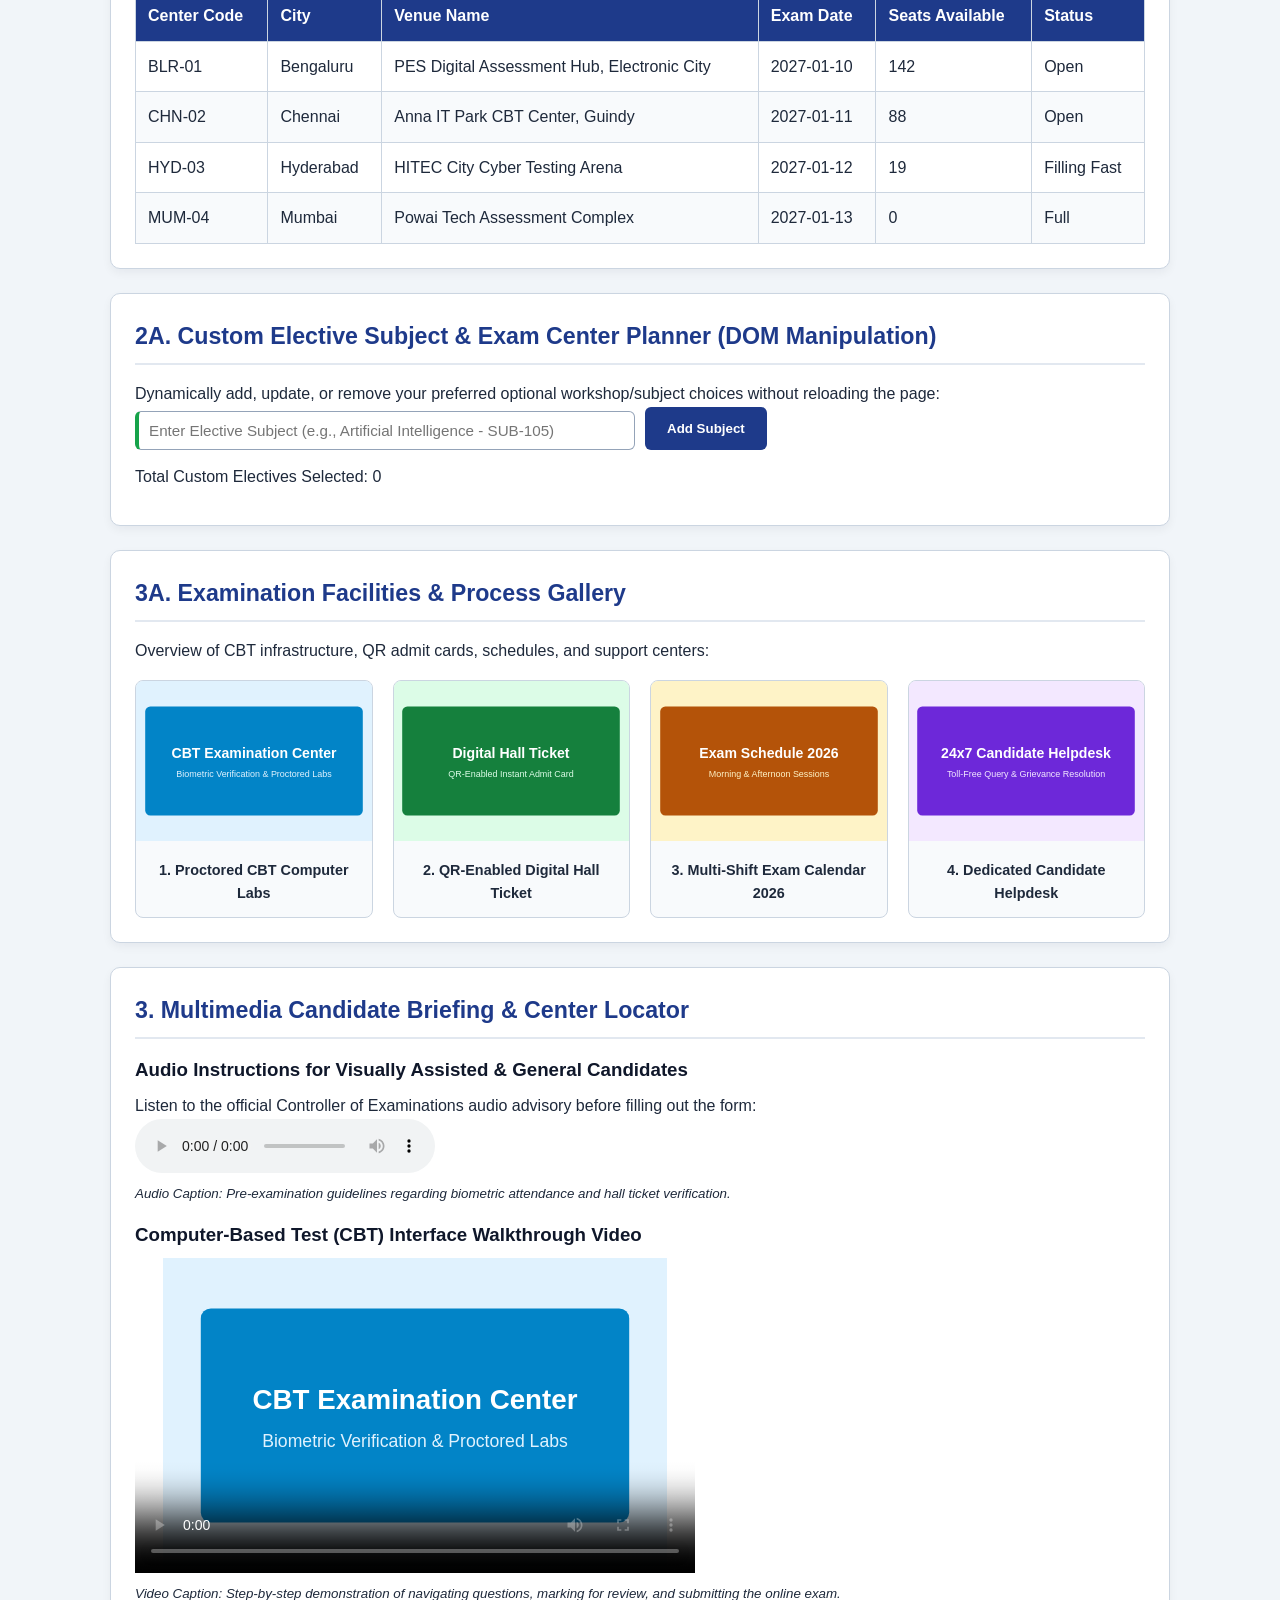
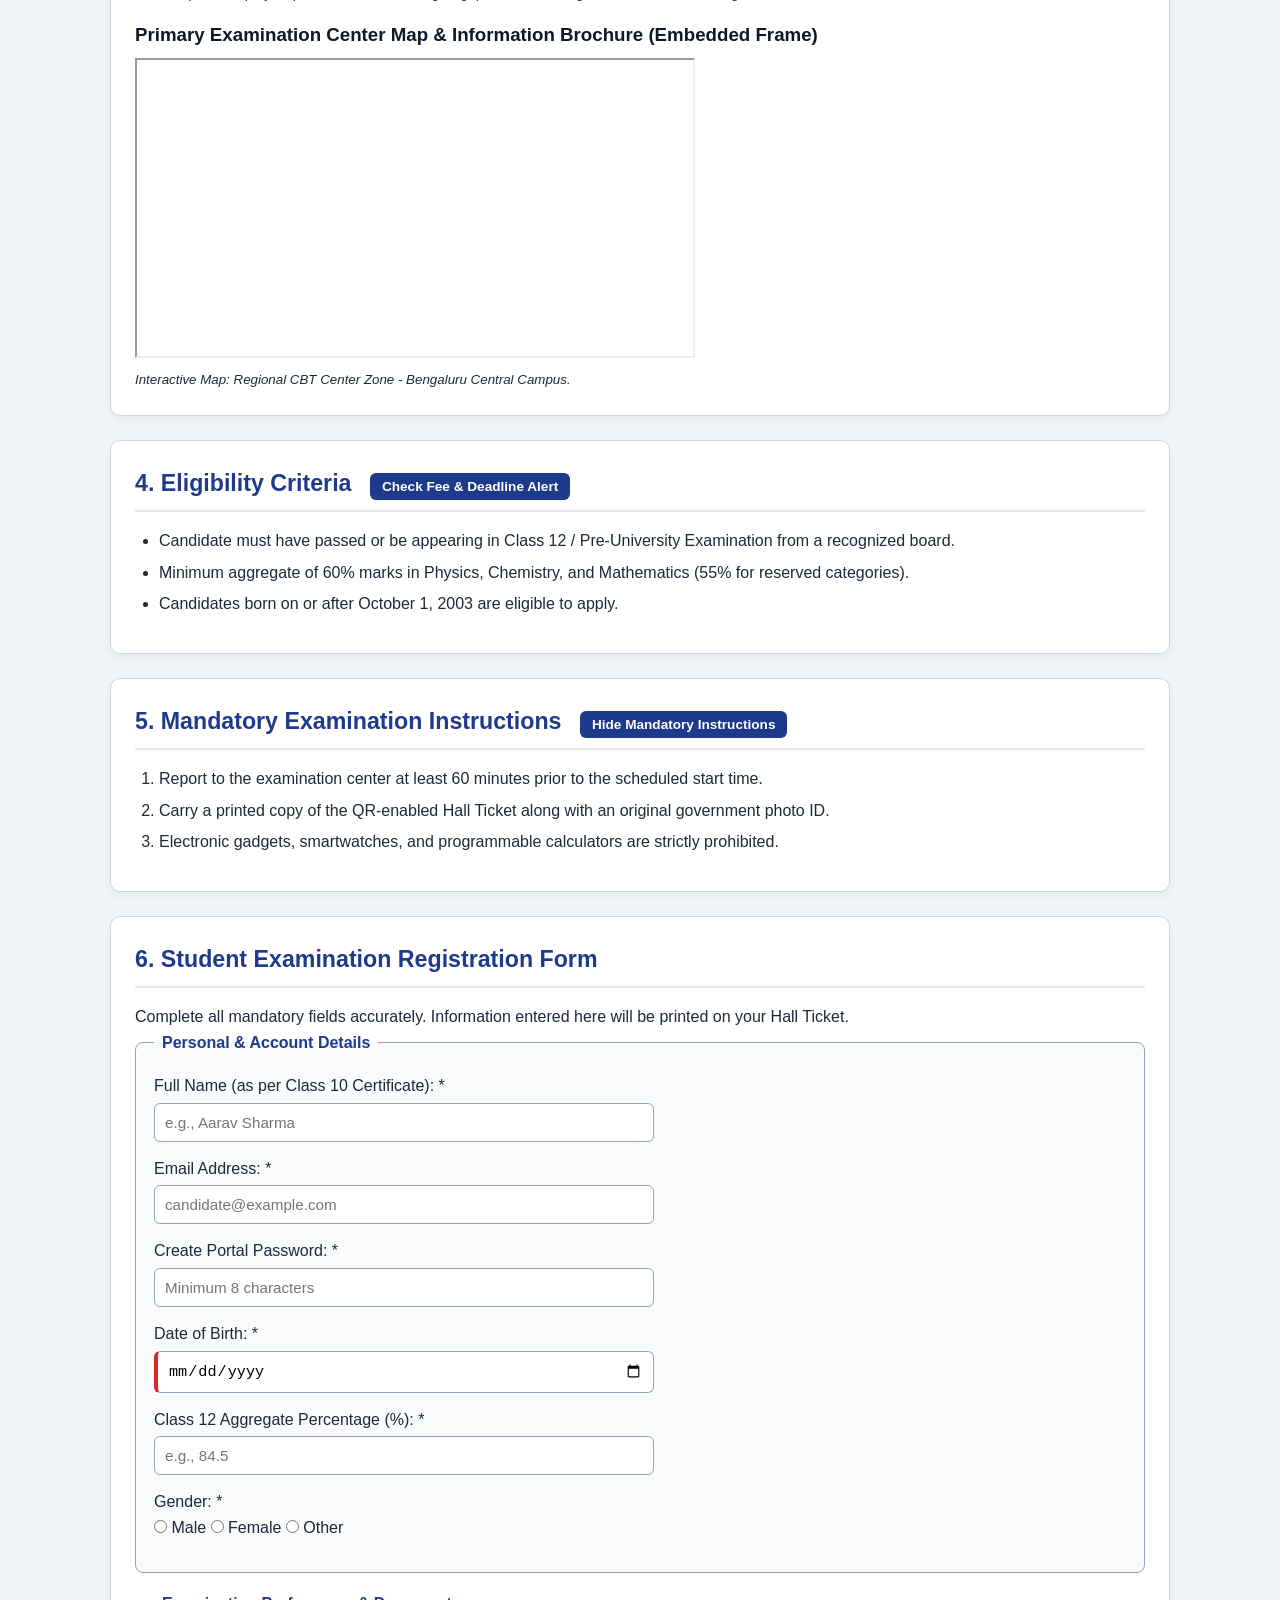
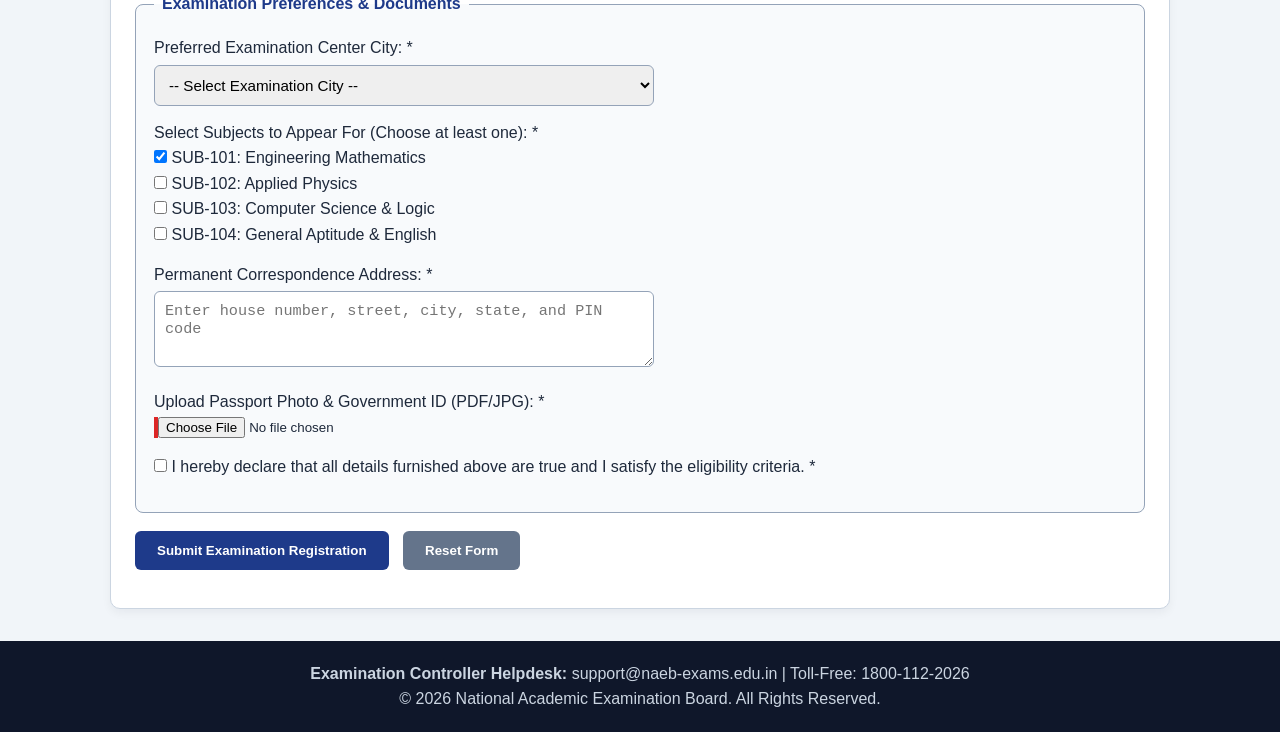
<file: Practicum_12_Endpoint_Data_API/index.html>
<!DOCTYPE html>
<html lang="en">
<head>
  <meta charset="UTF-8">
  <meta name="viewport" content="width=device-width, initial-scale=1.0">
  <title>NAEB Examination Registration Portal - Practicum 12 (Endpoint Data Management)</title>
  <link rel="stylesheet" href="style.css">
</head>
<body>
  <header>
    <h1>National Academic Examination Board (NAEB)</h1>
    <p>Official Examination Registration &amp; Candidate Information Portal</p>
    <figure>
      <img src="assets/banner.svg" alt="NAEB Examination Portal Banner" width="800">
      <figcaption>Figure 1: NAEB All-India Common Assessment Test 2026 Official Banner</figcaption>
    </figure>
  </header>

  <nav>
    <div class="nav-brand">NAEB PORTAL 2026</div>
    <ul>
      <li><a href="#exam-details">Examination Details</a></li>
      <li><a href="#subjects-schedule">Subjects &amp; Schedule</a></li>
      <li><a href="#multimedia-guide">Candidate Briefing &amp; Walkthrough</a></li>
      <li><a href="#eligibility">Eligibility Criteria</a></li>
      <li><a href="#instructions">Candidate Instructions</a></li>
      <li><a href="#registration-form">Student Registration Form</a></li>
    </ul>
  </nav>

  <main>
    <section id="exam-details" class="exam-card-wrapper">
      <span class="live-badge">LIVE PORTAL</span>
      <h2>1. Examination Details</h2>
      <article>
        <h3>All-India Common Assessment Test (AICAT - 2026)</h3>
        <div class="static-note"><strong>Notice (Static Flow):</strong> Applications are accepted strictly online through this portal.</div>
        <p>The National Academic Examination Board conducts the All-India Common Assessment Test for admission into undergraduate Engineering, Sciences, and Management programs across affiliated institutions.</p>
        <ul>
          <li><strong>Examination Mode:</strong> Computer-Based Test (CBT) at designated centers</li>
          <li><strong>Duration:</strong> 180 Minutes (3 Hours)</li>
          <li><strong>Registration Window:</strong> November 1, 2026 to December 15, 2026</li>
          <li><strong>Application Fee:</strong> INR 1,200 (General/OBC) | INR 600 (SC/ST/PwD)</li>
        </ul>
      </article>
    </section>

    <section id="subjects-schedule">
      <h2>2. Subjects, Date &amp; Time Schedule</h2>
      <table >
        <thead>
          <tr>
            <th>Subject Code</th>
            <th>Subject Name</th>
            <th>Exam Date</th>
            <th>Time Slot</th>
            <th>Max Marks</th>
          </tr>
        </thead>
        <tbody>
          <tr>
            <td>SUB-101</td>
            <td>Engineering Mathematics</td>
            <td>January 10, 2027</td>
            <td>09:00 AM - 12:00 PM</td>
            <td>100</td>
          </tr>
          <tr>
            <td>SUB-102</td>
            <td>Applied Physics</td>
            <td>January 11, 2027</td>
            <td>09:00 AM - 12:00 PM</td>
            <td>100</td>
          </tr>
          <tr>
            <td>SUB-103</td>
            <td>Computer Science &amp; Logic</td>
            <td>January 12, 2027</td>
            <td>02:00 PM - 05:00 PM</td>
            <td>100</td>
          </tr>
          <tr>
            <td>SUB-104</td>
            <td>General Aptitude &amp; English</td>
            <td>January 13, 2027</td>
            <td>02:00 PM - 05:00 PM</td>
            <td>100</td>
          </tr>
        </tbody>
      </table>
    </section>

                <section id="live-center-api">
      <h2>2B. Live Examination Center Seat Availability (API Endpoint Feed)</h2>
      <p>Real-time seat status fetched asynchronously from the NAEB Exam Center Endpoint:</p>
      <button type="button" id="refreshCentersBtn" style="margin-bottom:12px;">Fetch / Refresh Live Center Data</button>
      <p id="apiStatusMessage" style="font-weight:600; color:#1e3a8a;"></p>
      <div style="overflow-x:auto;">
        <table>
          <thead>
            <tr>
              <th>Center Code</th>
              <th>City</th>
              <th>Venue Name</th>
              <th>Exam Date</th>
              <th>Seats Available</th>
              <th>Status</th>
            </tr>
          </thead>
          <tbody id="centerTableBody"></tbody>
        </table>
      </div>
    </section>

    <section id="dom-subject-planner">
      <h2>2A. Custom Elective Subject &amp; Exam Center Planner (DOM Manipulation)</h2>
      <p>Dynamically add, update, or remove your preferred optional workshop/subject choices without reloading the page:</p>
      <div style="display:flex; gap:10px; flex-wrap:wrap; margin-bottom:14px;">
        <input type="text" id="customSubjectInput" placeholder="Enter Elective Subject (e.g., Artificial Intelligence - SUB-105)">
        <button type="button" id="addSubjectBtn">Add Subject</button>
      </div>
      <p>Total Custom Electives Selected: <span id="subjectCount">0</span></p>
      <ul id="dynamicSubjectList"></ul>
    </section>

    <section id="campus-gallery">
      <h2>3A. Examination Facilities &amp; Process Gallery</h2>
      <p>Overview of CBT infrastructure, QR admit cards, schedules, and support centers:</p>
      <div class="gallery-grid">
        <figure class="gallery-card">
          <img src="assets/exam_hall.svg" alt="CBT Examination Hall">
          <figcaption>1. Proctored CBT Computer Labs</figcaption>
        </figure>
        <figure class="gallery-card">
          <img src="assets/admit_card.svg" alt="Digital QR Hall Ticket">
          <figcaption>2. QR-Enabled Digital Hall Ticket</figcaption>
        </figure>
        <figure class="gallery-card">
          <img src="assets/calendar_icon.svg" alt="Exam Schedule 2026">
          <figcaption>3. Multi-Shift Exam Calendar 2026</figcaption>
        </figure>
        <figure class="gallery-card">
          <img src="assets/support_desk.svg" alt="Candidate Support Desk">
          <figcaption>4. Dedicated Candidate Helpdesk</figcaption>
        </figure>
      </div>
    </section>

    <section id="multimedia-guide">
      <h2>3. Multimedia Candidate Briefing &amp; Center Locator</h2>
      <article>
        <h3>Audio Instructions for Visually Assisted &amp; General Candidates</h3>
        <p>Listen to the official Controller of Examinations audio advisory before filling out the form:</p>
        <audio controls>
          <source src="https://www.w3schools.com/html/horse.mp3" type="audio/mpeg">
          Your browser does not support the HTML5 audio element.
        </audio>
        <p><small><em>Audio Caption: Pre-examination guidelines regarding biometric attendance and hall ticket verification.</em></small></p>
      </article>

      <article>
        <h3>Computer-Based Test (CBT) Interface Walkthrough Video</h3>
        <video width="560" height="315" controls poster="assets/exam_hall.svg">
          <source src="https://www.w3schools.com/html/mov_bbb.mp4" type="video/mp4">
          Your browser does not support the HTML5 video tag.
        </video>
        <p><small><em>Video Caption: Step-by-step demonstration of navigating questions, marking for review, and submitting the online exam.</em></small></p>
      </article>

      <article>
        <h3>Primary Examination Center Map &amp; Information Brochure (Embedded Frame)</h3>
        <iframe src="https://www.openstreetmap.org/export/embed.html?bbox=77.5800%2C12.9600%2C77.6100%2C12.9850&amp;layer=mapnik" width="560" height="300" title="Regional Examination Center Map"></iframe>
        <p><small><em>Interactive Map: Regional CBT Center Zone - Bengaluru Central Campus.</em></small></p>
      </article>
    </section>

    <section id="eligibility">
      <h2>4. Eligibility Criteria <button type="button" id="showDeadlineToastBtn" style="margin-left:12px;padding:6px 12px;font-size:0.85rem;">Check Fee &amp; Deadline Alert</button></h2>
      <ul>
        <li>Candidate must have passed or be appearing in Class 12 / Pre-University Examination from a recognized board.</li>
        <li>Minimum aggregate of 60% marks in Physics, Chemistry, and Mathematics (55% for reserved categories).</li>
        <li>Candidates born on or after October 1, 2003 are eligible to apply.</li>
      </ul>
    </section>

    <section id="instructions">
      <h2>5. Mandatory Examination Instructions <button type="button" id="toggleInstructionsBtn" style="margin-left:12px;padding:6px 12px;font-size:0.85rem;">Hide Mandatory Instructions</button></h2>
      <div id="instructionsBody" class="collapsible-content">
      <ol>
        <li>Report to the examination center at least 60 minutes prior to the scheduled start time.</li>
        <li>Carry a printed copy of the QR-enabled Hall Ticket along with an original government photo ID.</li>
        <li>Electronic gadgets, smartwatches, and programmable calculators are strictly prohibited.</li>
      </ol>
    </section>
      <section id="registration-form">
      <h2>6. Student Examination Registration Form</h2>
      <p>Complete all mandatory fields accurately. Information entered here will be printed on your Hall Ticket.</p>
      <form id="examRegForm" action="#" method="post" enctype="multipart/form-data" novalidate>
        <fieldset>
          <legend>Personal &amp; Account Details</legend>
          <p>
            <label for="fullName">Full Name (as per Class 10 Certificate): *</label><br>
            <input type="text" id="fullName" name="fullName" placeholder="e.g., Aarav Sharma" pattern="[A-Za-z ]{3,60}" required minlength="3" maxlength="60">
          </p>
          <p>
            <label for="email">Email Address: *</label><br>
            <input type="email" id="email" name="email" placeholder="candidate@example.com" required>
          </p>
          <p>
            <label for="password">Create Portal Password: *</label><br>
            <input type="password" id="password" name="password" placeholder="Minimum 8 characters" required minlength="8">
          </p>
          <p>
            <label for="dob">Date of Birth: *</label><br>
            <input type="date" id="dob" name="dob" min="2003-10-01" max="2010-12-31" required>
          </p>
          <p>
            <label for="percentage">Class 12 Aggregate Percentage (%): *</label><br>
            <input type="number" id="percentage" name="percentage" min="55" max="100" step="0.1" placeholder="e.g., 84.5" required>
          </p>
          <p>
            <span>Gender: *</span><br>
            <input type="radio" id="male" name="gender" value="Male" required> <label for="male">Male</label>
            <input type="radio" id="female" name="gender" value="Female"> <label for="female">Female</label>
            <input type="radio" id="other" name="gender" value="Other"> <label for="other">Other</label>
          </p>
        </fieldset>

        <fieldset>
          <legend>Examination Preferences &amp; Documents</legend>
          <p>
            <label for="examCity">Preferred Examination Center City: *</label><br>
            <select id="examCity" name="examCity" required>
              <option value="">-- Select Examination City --</option>
              <option value="Bengaluru">Bengaluru (Zone 01)</option>
              <option value="Chennai">Chennai (Zone 02)</option>
              <option value="Hyderabad">Hyderabad (Zone 03)</option>
              <option value="Mumbai">Mumbai (Zone 04)</option>
              <option value="New Delhi">New Delhi (Zone 05)</option>
            </select>
          </p>
          <p>
            <span>Select Subjects to Appear For (Choose at least one): *</span><br>
            <input type="checkbox" id="sub101" name="subjects" value="SUB-101" checked> <label for="sub101">SUB-101: Engineering Mathematics</label><br>
            <input type="checkbox" id="sub102" name="subjects" value="SUB-102"> <label for="sub102">SUB-102: Applied Physics</label><br>
            <input type="checkbox" id="sub103" name="subjects" value="SUB-103"> <label for="sub103">SUB-103: Computer Science &amp; Logic</label><br>
            <input type="checkbox" id="sub104" name="subjects" value="SUB-104"> <label for="sub104">SUB-104: General Aptitude &amp; English</label>
          </p>
          <p>
            <label for="address">Permanent Correspondence Address: *</label><br>
            <textarea id="address" name="address" rows="3" cols="50" placeholder="Enter house number, street, city, state, and PIN code" required></textarea>
          </p>
          <p>
            <label for="idProof">Upload Passport Photo &amp; Government ID (PDF/JPG): *</label><br>
            <input type="file" id="idProof" name="idProof" accept=".jpg,.jpeg,.png,.pdf" required>
          </p>
          <p>
            <input type="checkbox" id="declaration" name="declaration" required>
            <label for="declaration">I hereby declare that all details furnished above are true and I satisfy the eligibility criteria. *</label>
          </p>
        </fieldset>

        <p>
          <button type="submit">Submit Examination Registration</button>
          <button type="reset">Reset Form</button>
        </p>
        <div id="formFeedback" class="form-feedback"></div>
      </form>
    </section>
  </main>

  <footer id="contact">
    <p><strong>Examination Controller Helpdesk:</strong> support@naeb-exams.edu.in | Toll-Free: 1800-112-2026</p>
    <p>&copy; 2026 National Academic Examination Board. All Rights Reserved.</p>
  </footer>
  <a href="#contact" class="fixed-help-btn">24x7 Exam Helpdesk</a>
  <div id="deadlineToast" class="toast-notification"><span><strong>Reminder:</strong> Last date for AICAT-2026 registration is December 15, 2026!</span></div>
  <script src="script.js"></script>
</body>
</html>
</file>
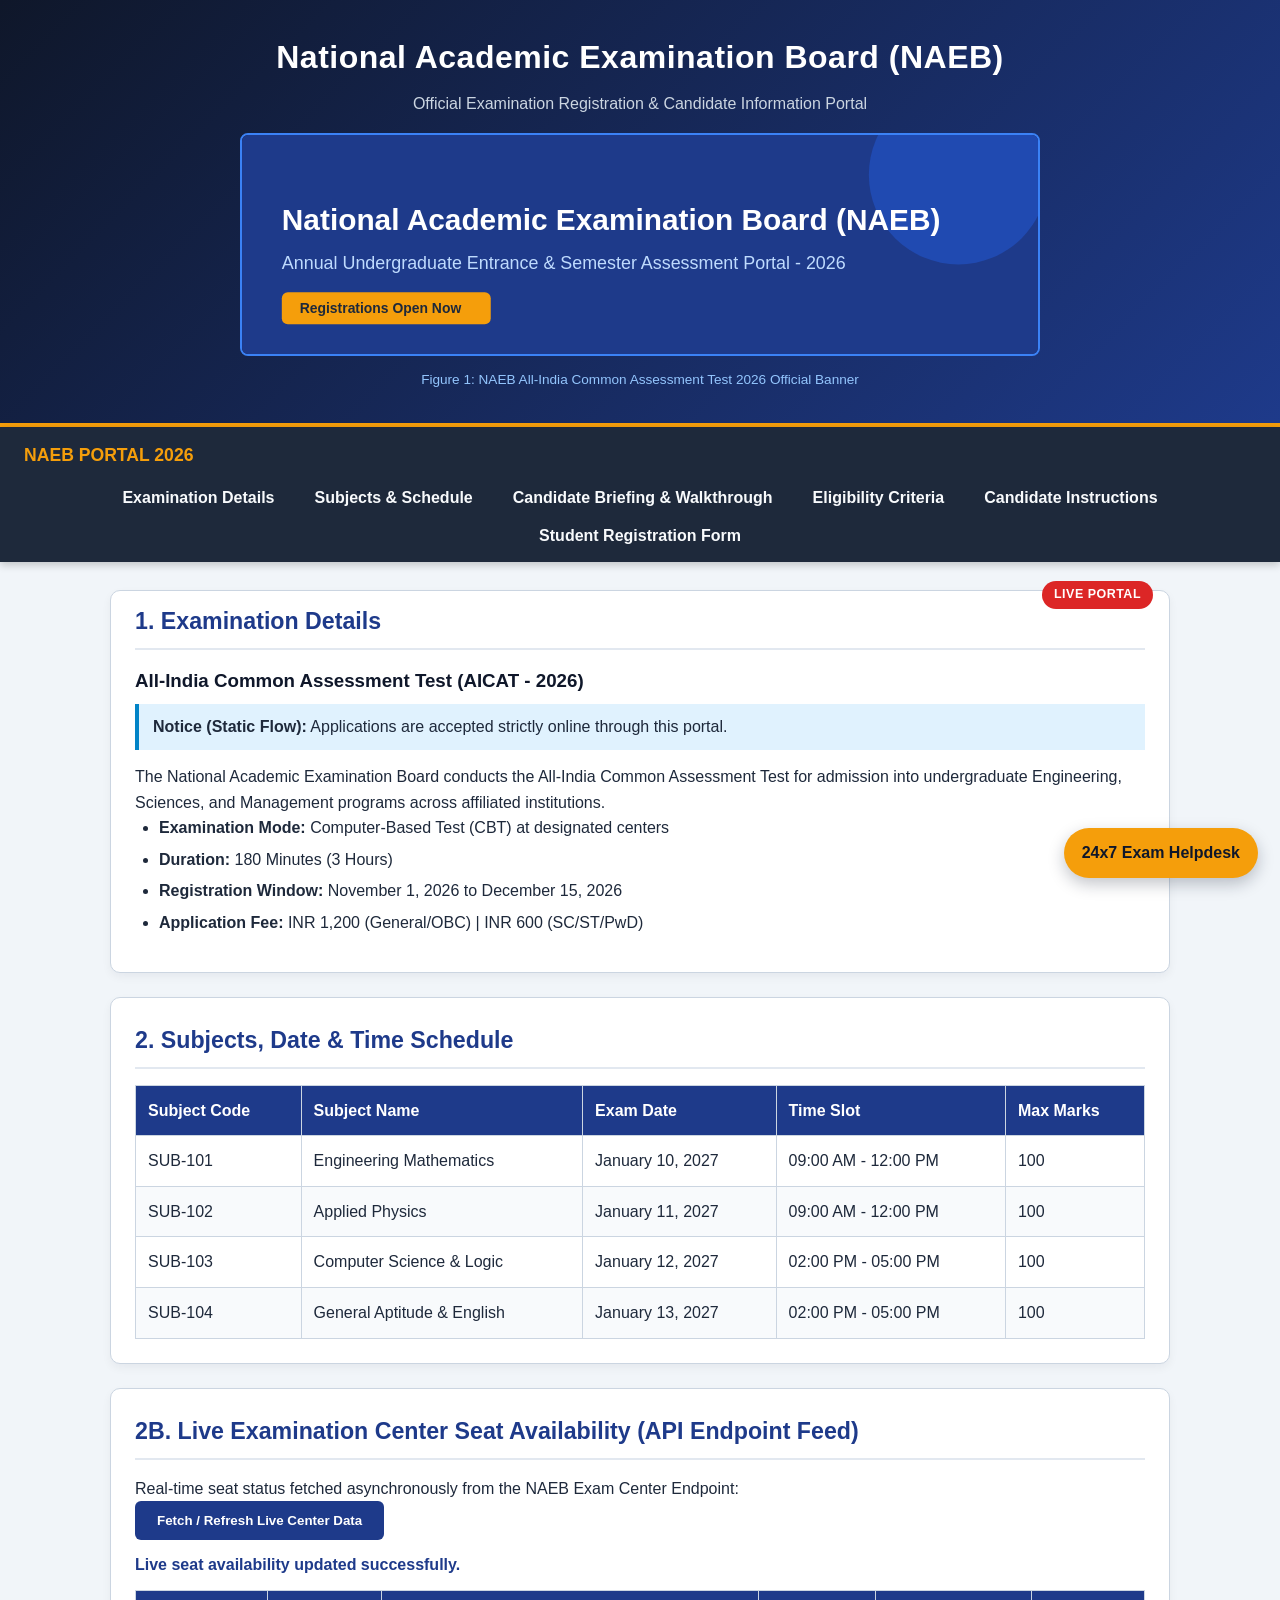
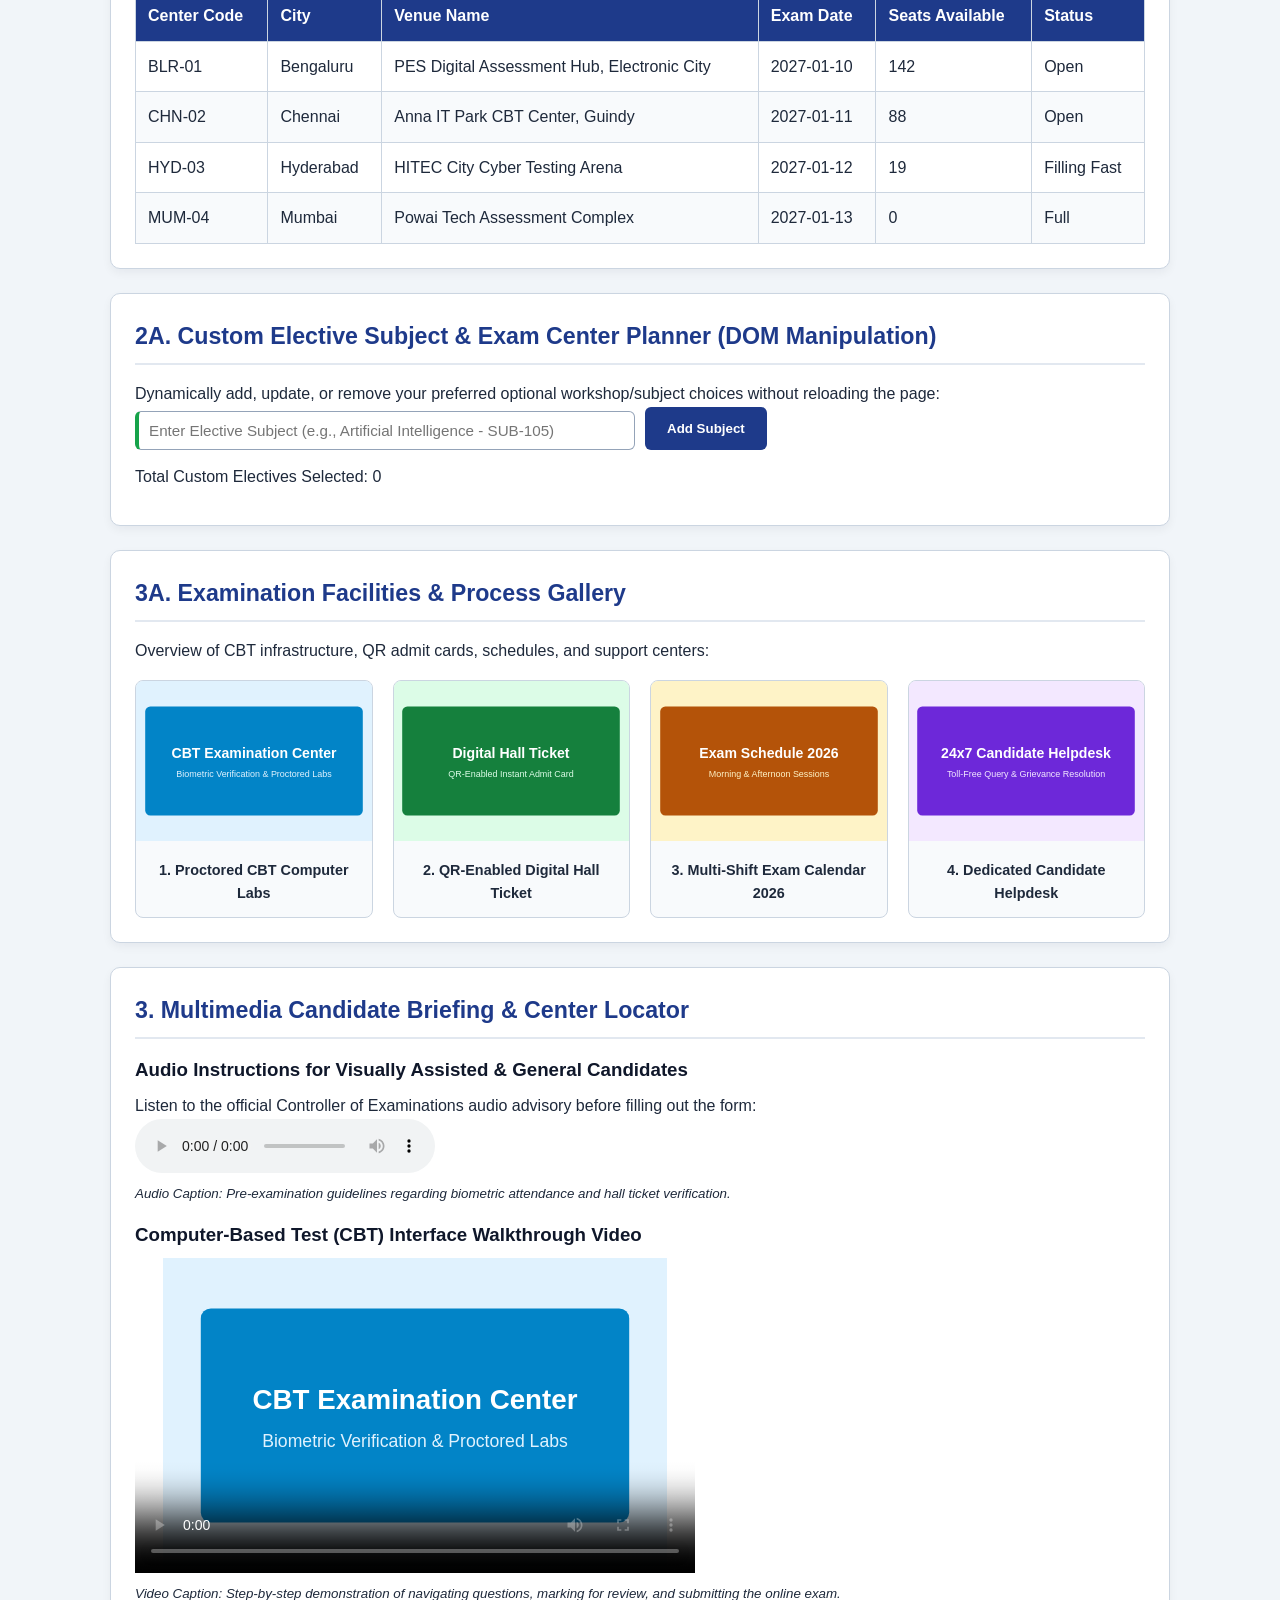
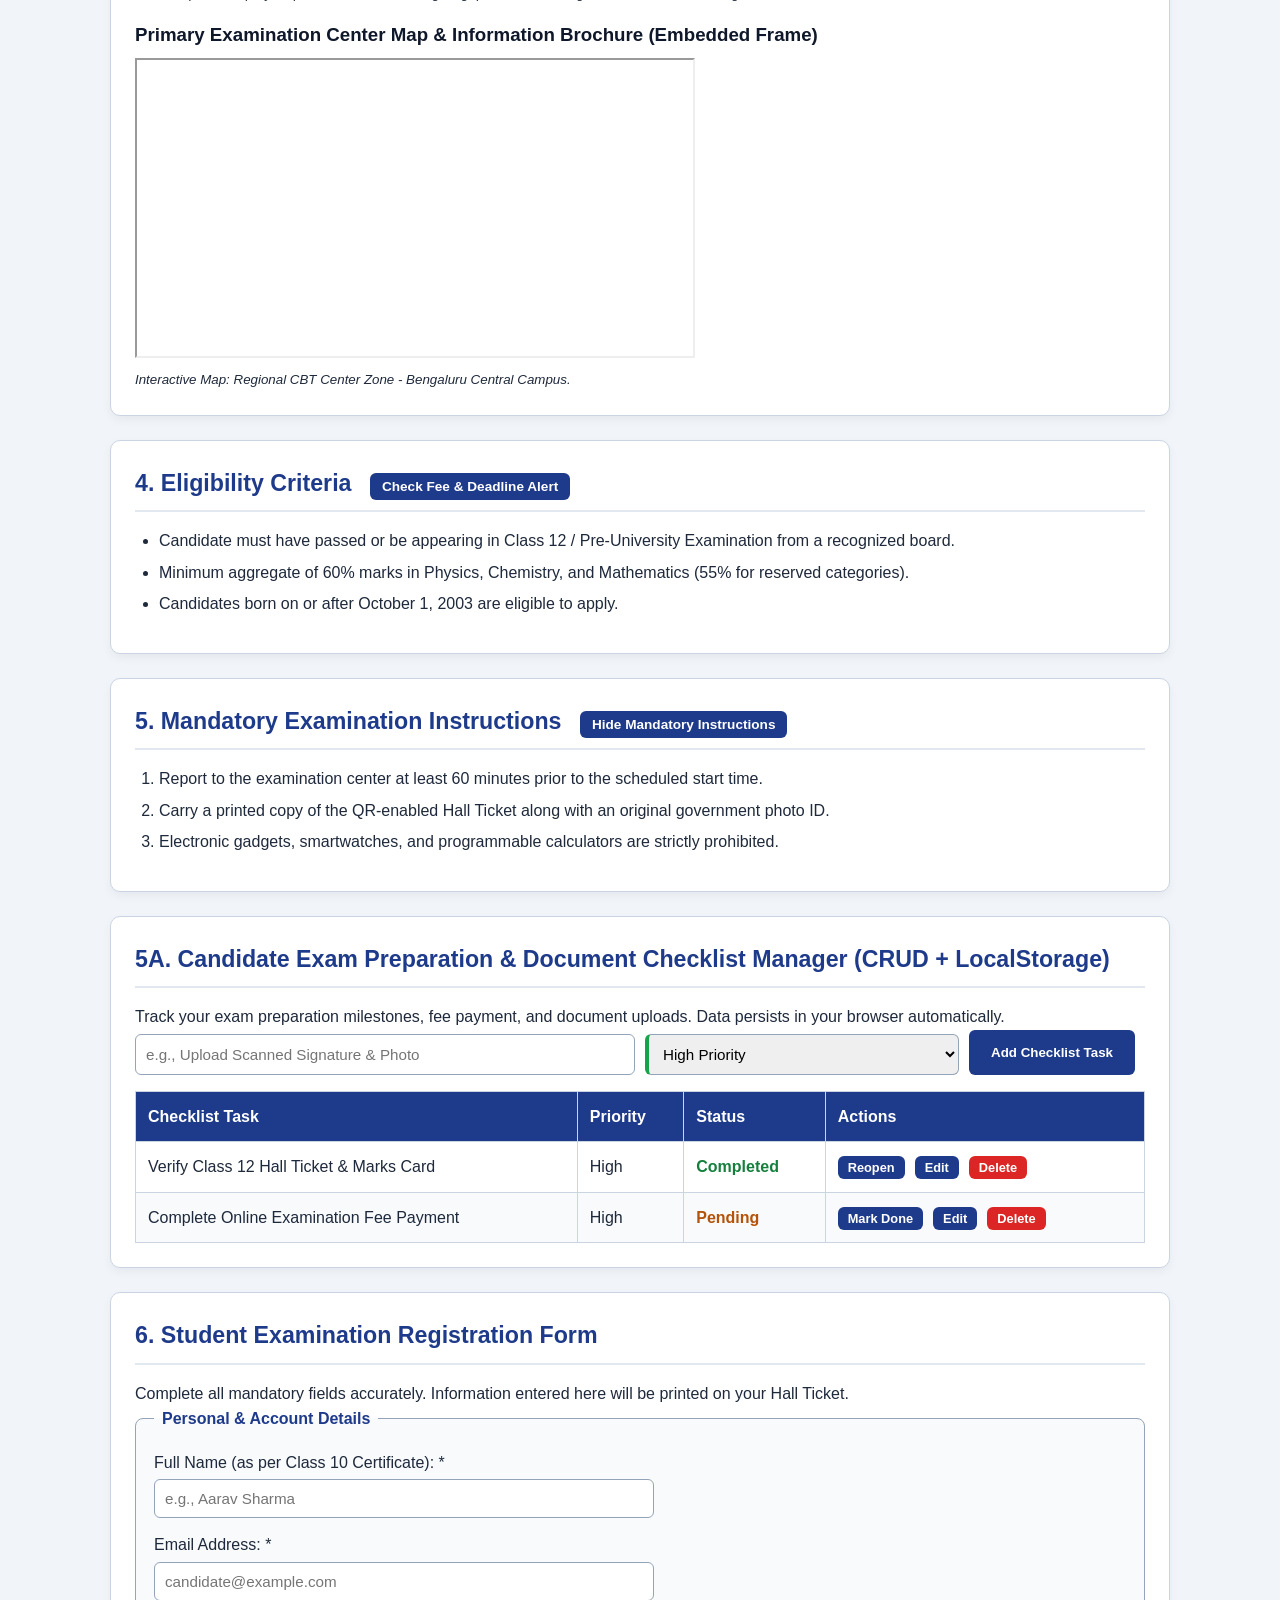
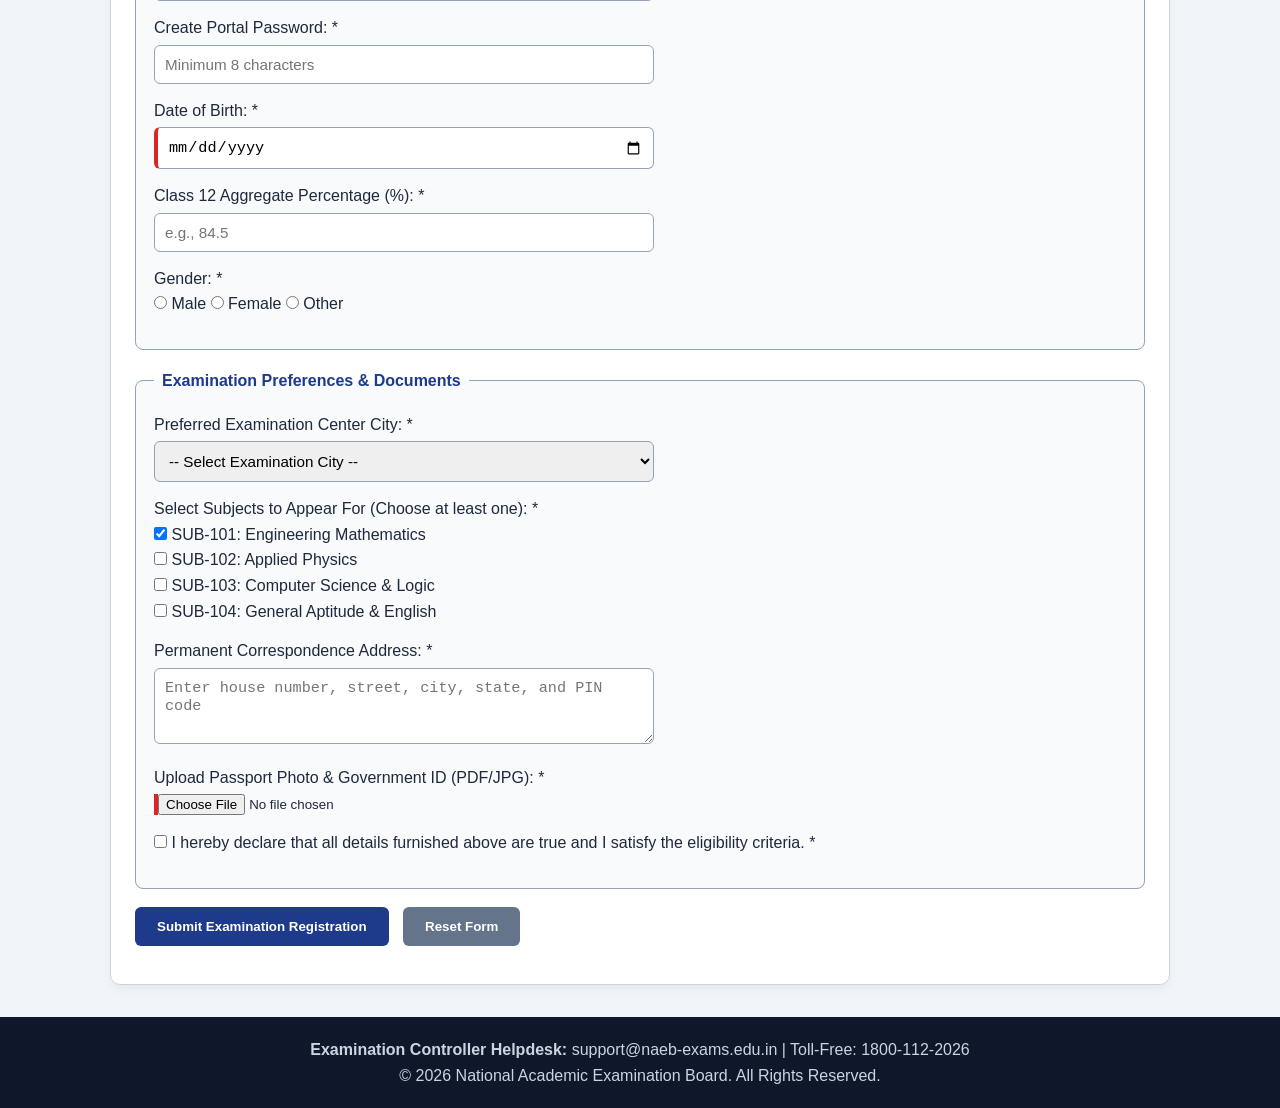
<file: Practicum_13_Task_Manager_CRUD/index.html>
<!DOCTYPE html>
<html lang="en">
<head>
  <meta charset="UTF-8">
  <meta name="viewport" content="width=device-width, initial-scale=1.0">
  <title>NAEB Examination Registration Portal - Practicum 13 (Task Manager CRUD)</title>
  <link rel="stylesheet" href="style.css">
</head>
<body>
  <header>
    <h1>National Academic Examination Board (NAEB)</h1>
    <p>Official Examination Registration &amp; Candidate Information Portal</p>
    <figure>
      <img src="assets/banner.svg" alt="NAEB Examination Portal Banner" width="800">
      <figcaption>Figure 1: NAEB All-India Common Assessment Test 2026 Official Banner</figcaption>
    </figure>
  </header>

  <nav>
    <div class="nav-brand">NAEB PORTAL 2026</div>
    <ul>
      <li><a href="#exam-details">Examination Details</a></li>
      <li><a href="#subjects-schedule">Subjects &amp; Schedule</a></li>
      <li><a href="#multimedia-guide">Candidate Briefing &amp; Walkthrough</a></li>
      <li><a href="#eligibility">Eligibility Criteria</a></li>
      <li><a href="#instructions">Candidate Instructions</a></li>
      <li><a href="#registration-form">Student Registration Form</a></li>
    </ul>
  </nav>

  <main>
    <section id="exam-details" class="exam-card-wrapper">
      <span class="live-badge">LIVE PORTAL</span>
      <h2>1. Examination Details</h2>
      <article>
        <h3>All-India Common Assessment Test (AICAT - 2026)</h3>
        <div class="static-note"><strong>Notice (Static Flow):</strong> Applications are accepted strictly online through this portal.</div>
        <p>The National Academic Examination Board conducts the All-India Common Assessment Test for admission into undergraduate Engineering, Sciences, and Management programs across affiliated institutions.</p>
        <ul>
          <li><strong>Examination Mode:</strong> Computer-Based Test (CBT) at designated centers</li>
          <li><strong>Duration:</strong> 180 Minutes (3 Hours)</li>
          <li><strong>Registration Window:</strong> November 1, 2026 to December 15, 2026</li>
          <li><strong>Application Fee:</strong> INR 1,200 (General/OBC) | INR 600 (SC/ST/PwD)</li>
        </ul>
      </article>
    </section>

    <section id="subjects-schedule">
      <h2>2. Subjects, Date &amp; Time Schedule</h2>
      <table >
        <thead>
          <tr>
            <th>Subject Code</th>
            <th>Subject Name</th>
            <th>Exam Date</th>
            <th>Time Slot</th>
            <th>Max Marks</th>
          </tr>
        </thead>
        <tbody>
          <tr>
            <td>SUB-101</td>
            <td>Engineering Mathematics</td>
            <td>January 10, 2027</td>
            <td>09:00 AM - 12:00 PM</td>
            <td>100</td>
          </tr>
          <tr>
            <td>SUB-102</td>
            <td>Applied Physics</td>
            <td>January 11, 2027</td>
            <td>09:00 AM - 12:00 PM</td>
            <td>100</td>
          </tr>
          <tr>
            <td>SUB-103</td>
            <td>Computer Science &amp; Logic</td>
            <td>January 12, 2027</td>
            <td>02:00 PM - 05:00 PM</td>
            <td>100</td>
          </tr>
          <tr>
            <td>SUB-104</td>
            <td>General Aptitude &amp; English</td>
            <td>January 13, 2027</td>
            <td>02:00 PM - 05:00 PM</td>
            <td>100</td>
          </tr>
        </tbody>
      </table>
    </section>

                <section id="live-center-api">
      <h2>2B. Live Examination Center Seat Availability (API Endpoint Feed)</h2>
      <p>Real-time seat status fetched asynchronously from the NAEB Exam Center Endpoint:</p>
      <button type="button" id="refreshCentersBtn" style="margin-bottom:12px;">Fetch / Refresh Live Center Data</button>
      <p id="apiStatusMessage" style="font-weight:600; color:#1e3a8a;"></p>
      <div style="overflow-x:auto;">
        <table>
          <thead>
            <tr>
              <th>Center Code</th>
              <th>City</th>
              <th>Venue Name</th>
              <th>Exam Date</th>
              <th>Seats Available</th>
              <th>Status</th>
            </tr>
          </thead>
          <tbody id="centerTableBody"></tbody>
        </table>
      </div>
    </section>

    <section id="dom-subject-planner">
      <h2>2A. Custom Elective Subject &amp; Exam Center Planner (DOM Manipulation)</h2>
      <p>Dynamically add, update, or remove your preferred optional workshop/subject choices without reloading the page:</p>
      <div style="display:flex; gap:10px; flex-wrap:wrap; margin-bottom:14px;">
        <input type="text" id="customSubjectInput" placeholder="Enter Elective Subject (e.g., Artificial Intelligence - SUB-105)">
        <button type="button" id="addSubjectBtn">Add Subject</button>
      </div>
      <p>Total Custom Electives Selected: <span id="subjectCount">0</span></p>
      <ul id="dynamicSubjectList"></ul>
    </section>

    <section id="campus-gallery">
      <h2>3A. Examination Facilities &amp; Process Gallery</h2>
      <p>Overview of CBT infrastructure, QR admit cards, schedules, and support centers:</p>
      <div class="gallery-grid">
        <figure class="gallery-card">
          <img src="assets/exam_hall.svg" alt="CBT Examination Hall">
          <figcaption>1. Proctored CBT Computer Labs</figcaption>
        </figure>
        <figure class="gallery-card">
          <img src="assets/admit_card.svg" alt="Digital QR Hall Ticket">
          <figcaption>2. QR-Enabled Digital Hall Ticket</figcaption>
        </figure>
        <figure class="gallery-card">
          <img src="assets/calendar_icon.svg" alt="Exam Schedule 2026">
          <figcaption>3. Multi-Shift Exam Calendar 2026</figcaption>
        </figure>
        <figure class="gallery-card">
          <img src="assets/support_desk.svg" alt="Candidate Support Desk">
          <figcaption>4. Dedicated Candidate Helpdesk</figcaption>
        </figure>
      </div>
    </section>

    <section id="multimedia-guide">
      <h2>3. Multimedia Candidate Briefing &amp; Center Locator</h2>
      <article>
        <h3>Audio Instructions for Visually Assisted &amp; General Candidates</h3>
        <p>Listen to the official Controller of Examinations audio advisory before filling out the form:</p>
        <audio controls>
          <source src="https://www.w3schools.com/html/horse.mp3" type="audio/mpeg">
          Your browser does not support the HTML5 audio element.
        </audio>
        <p><small><em>Audio Caption: Pre-examination guidelines regarding biometric attendance and hall ticket verification.</em></small></p>
      </article>

      <article>
        <h3>Computer-Based Test (CBT) Interface Walkthrough Video</h3>
        <video width="560" height="315" controls poster="assets/exam_hall.svg">
          <source src="https://www.w3schools.com/html/mov_bbb.mp4" type="video/mp4">
          Your browser does not support the HTML5 video tag.
        </video>
        <p><small><em>Video Caption: Step-by-step demonstration of navigating questions, marking for review, and submitting the online exam.</em></small></p>
      </article>

      <article>
        <h3>Primary Examination Center Map &amp; Information Brochure (Embedded Frame)</h3>
        <iframe src="https://www.openstreetmap.org/export/embed.html?bbox=77.5800%2C12.9600%2C77.6100%2C12.9850&amp;layer=mapnik" width="560" height="300" title="Regional Examination Center Map"></iframe>
        <p><small><em>Interactive Map: Regional CBT Center Zone - Bengaluru Central Campus.</em></small></p>
      </article>
    </section>

    <section id="eligibility">
      <h2>4. Eligibility Criteria <button type="button" id="showDeadlineToastBtn" style="margin-left:12px;padding:6px 12px;font-size:0.85rem;">Check Fee &amp; Deadline Alert</button></h2>
      <ul>
        <li>Candidate must have passed or be appearing in Class 12 / Pre-University Examination from a recognized board.</li>
        <li>Minimum aggregate of 60% marks in Physics, Chemistry, and Mathematics (55% for reserved categories).</li>
        <li>Candidates born on or after October 1, 2003 are eligible to apply.</li>
      </ul>
    </section>

    <section id="instructions">
      <h2>5. Mandatory Examination Instructions <button type="button" id="toggleInstructionsBtn" style="margin-left:12px;padding:6px 12px;font-size:0.85rem;">Hide Mandatory Instructions</button></h2>
      <div id="instructionsBody" class="collapsible-content">
      <ol>
        <li>Report to the examination center at least 60 minutes prior to the scheduled start time.</li>
        <li>Carry a printed copy of the QR-enabled Hall Ticket along with an original government photo ID.</li>
        <li>Electronic gadgets, smartwatches, and programmable calculators are strictly prohibited.</li>
      </ol>
    </section>
          <section id="exam-prep-task-manager">
      <h2>5A. Candidate Exam Preparation &amp; Document Checklist Manager (CRUD + LocalStorage)</h2>
      <p>Track your exam preparation milestones, fee payment, and document uploads. Data persists in your browser automatically.</p>
      <form id="taskForm" style="display:flex; gap:10px; flex-wrap:wrap; margin-bottom:16px;">
        <input type="text" id="taskTitleInput" placeholder="e.g., Upload Scanned Signature &amp; Photo" required style="flex:2; min-width:220px;">
        <select id="taskPriorityInput" style="flex:1; min-width:140px;">
          <option value="High">High Priority</option>
          <option value="Medium">Medium Priority</option>
          <option value="Low">Low Priority</option>
        </select>
        <button type="submit">Add Checklist Task</button>
      </form>
      <table>
        <thead>
          <tr>
            <th>Checklist Task</th>
            <th>Priority</th>
            <th>Status</th>
            <th>Actions</th>
          </tr>
        </thead>
        <tbody id="taskTableBody"></tbody>
      </table>
    </section>

    <section id="registration-form">
      <h2>6. Student Examination Registration Form</h2>
      <p>Complete all mandatory fields accurately. Information entered here will be printed on your Hall Ticket.</p>
      <form id="examRegForm" action="#" method="post" enctype="multipart/form-data" novalidate>
        <fieldset>
          <legend>Personal &amp; Account Details</legend>
          <p>
            <label for="fullName">Full Name (as per Class 10 Certificate): *</label><br>
            <input type="text" id="fullName" name="fullName" placeholder="e.g., Aarav Sharma" pattern="[A-Za-z ]{3,60}" required minlength="3" maxlength="60">
          </p>
          <p>
            <label for="email">Email Address: *</label><br>
            <input type="email" id="email" name="email" placeholder="candidate@example.com" required>
          </p>
          <p>
            <label for="password">Create Portal Password: *</label><br>
            <input type="password" id="password" name="password" placeholder="Minimum 8 characters" required minlength="8">
          </p>
          <p>
            <label for="dob">Date of Birth: *</label><br>
            <input type="date" id="dob" name="dob" min="2003-10-01" max="2010-12-31" required>
          </p>
          <p>
            <label for="percentage">Class 12 Aggregate Percentage (%): *</label><br>
            <input type="number" id="percentage" name="percentage" min="55" max="100" step="0.1" placeholder="e.g., 84.5" required>
          </p>
          <p>
            <span>Gender: *</span><br>
            <input type="radio" id="male" name="gender" value="Male" required> <label for="male">Male</label>
            <input type="radio" id="female" name="gender" value="Female"> <label for="female">Female</label>
            <input type="radio" id="other" name="gender" value="Other"> <label for="other">Other</label>
          </p>
        </fieldset>

        <fieldset>
          <legend>Examination Preferences &amp; Documents</legend>
          <p>
            <label for="examCity">Preferred Examination Center City: *</label><br>
            <select id="examCity" name="examCity" required>
              <option value="">-- Select Examination City --</option>
              <option value="Bengaluru">Bengaluru (Zone 01)</option>
              <option value="Chennai">Chennai (Zone 02)</option>
              <option value="Hyderabad">Hyderabad (Zone 03)</option>
              <option value="Mumbai">Mumbai (Zone 04)</option>
              <option value="New Delhi">New Delhi (Zone 05)</option>
            </select>
          </p>
          <p>
            <span>Select Subjects to Appear For (Choose at least one): *</span><br>
            <input type="checkbox" id="sub101" name="subjects" value="SUB-101" checked> <label for="sub101">SUB-101: Engineering Mathematics</label><br>
            <input type="checkbox" id="sub102" name="subjects" value="SUB-102"> <label for="sub102">SUB-102: Applied Physics</label><br>
            <input type="checkbox" id="sub103" name="subjects" value="SUB-103"> <label for="sub103">SUB-103: Computer Science &amp; Logic</label><br>
            <input type="checkbox" id="sub104" name="subjects" value="SUB-104"> <label for="sub104">SUB-104: General Aptitude &amp; English</label>
          </p>
          <p>
            <label for="address">Permanent Correspondence Address: *</label><br>
            <textarea id="address" name="address" rows="3" cols="50" placeholder="Enter house number, street, city, state, and PIN code" required></textarea>
          </p>
          <p>
            <label for="idProof">Upload Passport Photo &amp; Government ID (PDF/JPG): *</label><br>
            <input type="file" id="idProof" name="idProof" accept=".jpg,.jpeg,.png,.pdf" required>
          </p>
          <p>
            <input type="checkbox" id="declaration" name="declaration" required>
            <label for="declaration">I hereby declare that all details furnished above are true and I satisfy the eligibility criteria. *</label>
          </p>
        </fieldset>

        <p>
          <button type="submit">Submit Examination Registration</button>
          <button type="reset">Reset Form</button>
        </p>
        <div id="formFeedback" class="form-feedback"></div>
      </form>
    </section>
  </main>

  <footer id="contact">
    <p><strong>Examination Controller Helpdesk:</strong> support@naeb-exams.edu.in | Toll-Free: 1800-112-2026</p>
    <p>&copy; 2026 National Academic Examination Board. All Rights Reserved.</p>
  </footer>
  <a href="#contact" class="fixed-help-btn">24x7 Exam Helpdesk</a>
  <div id="deadlineToast" class="toast-notification"><span><strong>Reminder:</strong> Last date for AICAT-2026 registration is December 15, 2026!</span></div>
  <script src="script.js"></script>
</body>
</html>
</file>
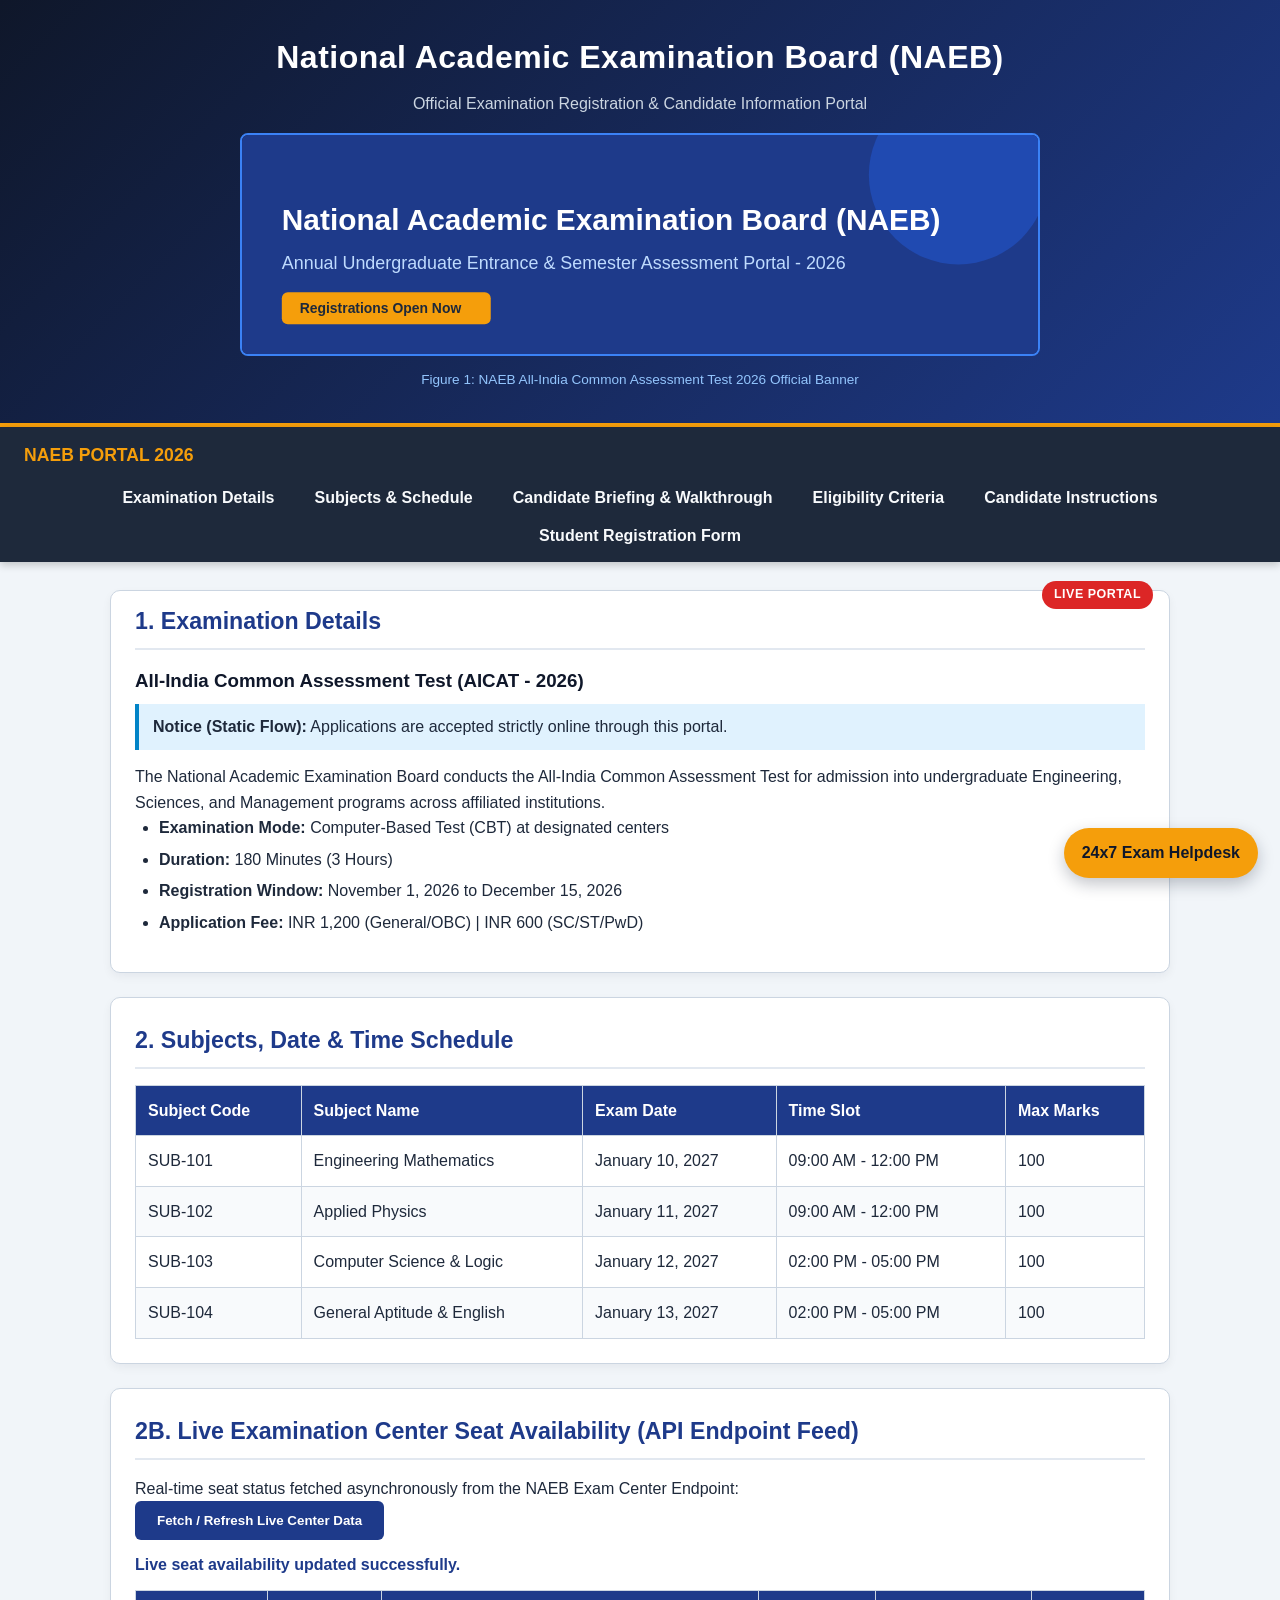
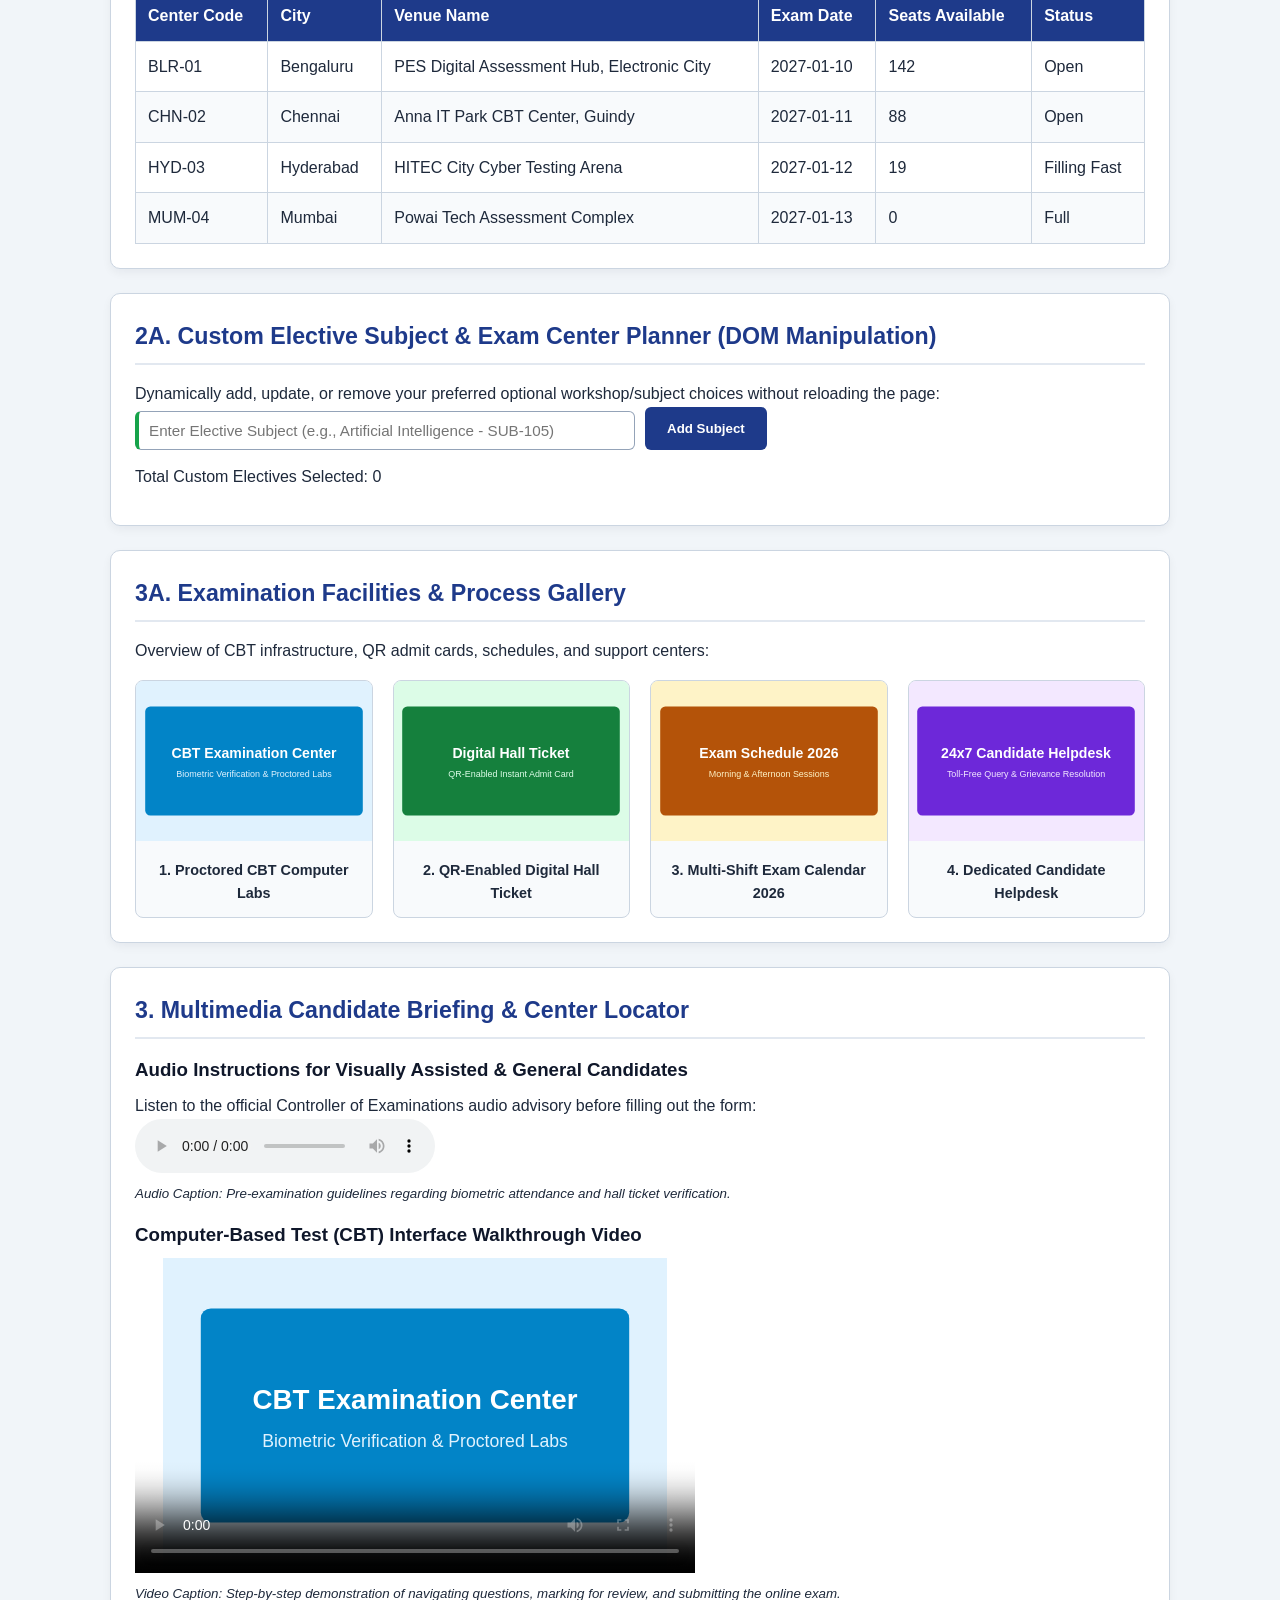
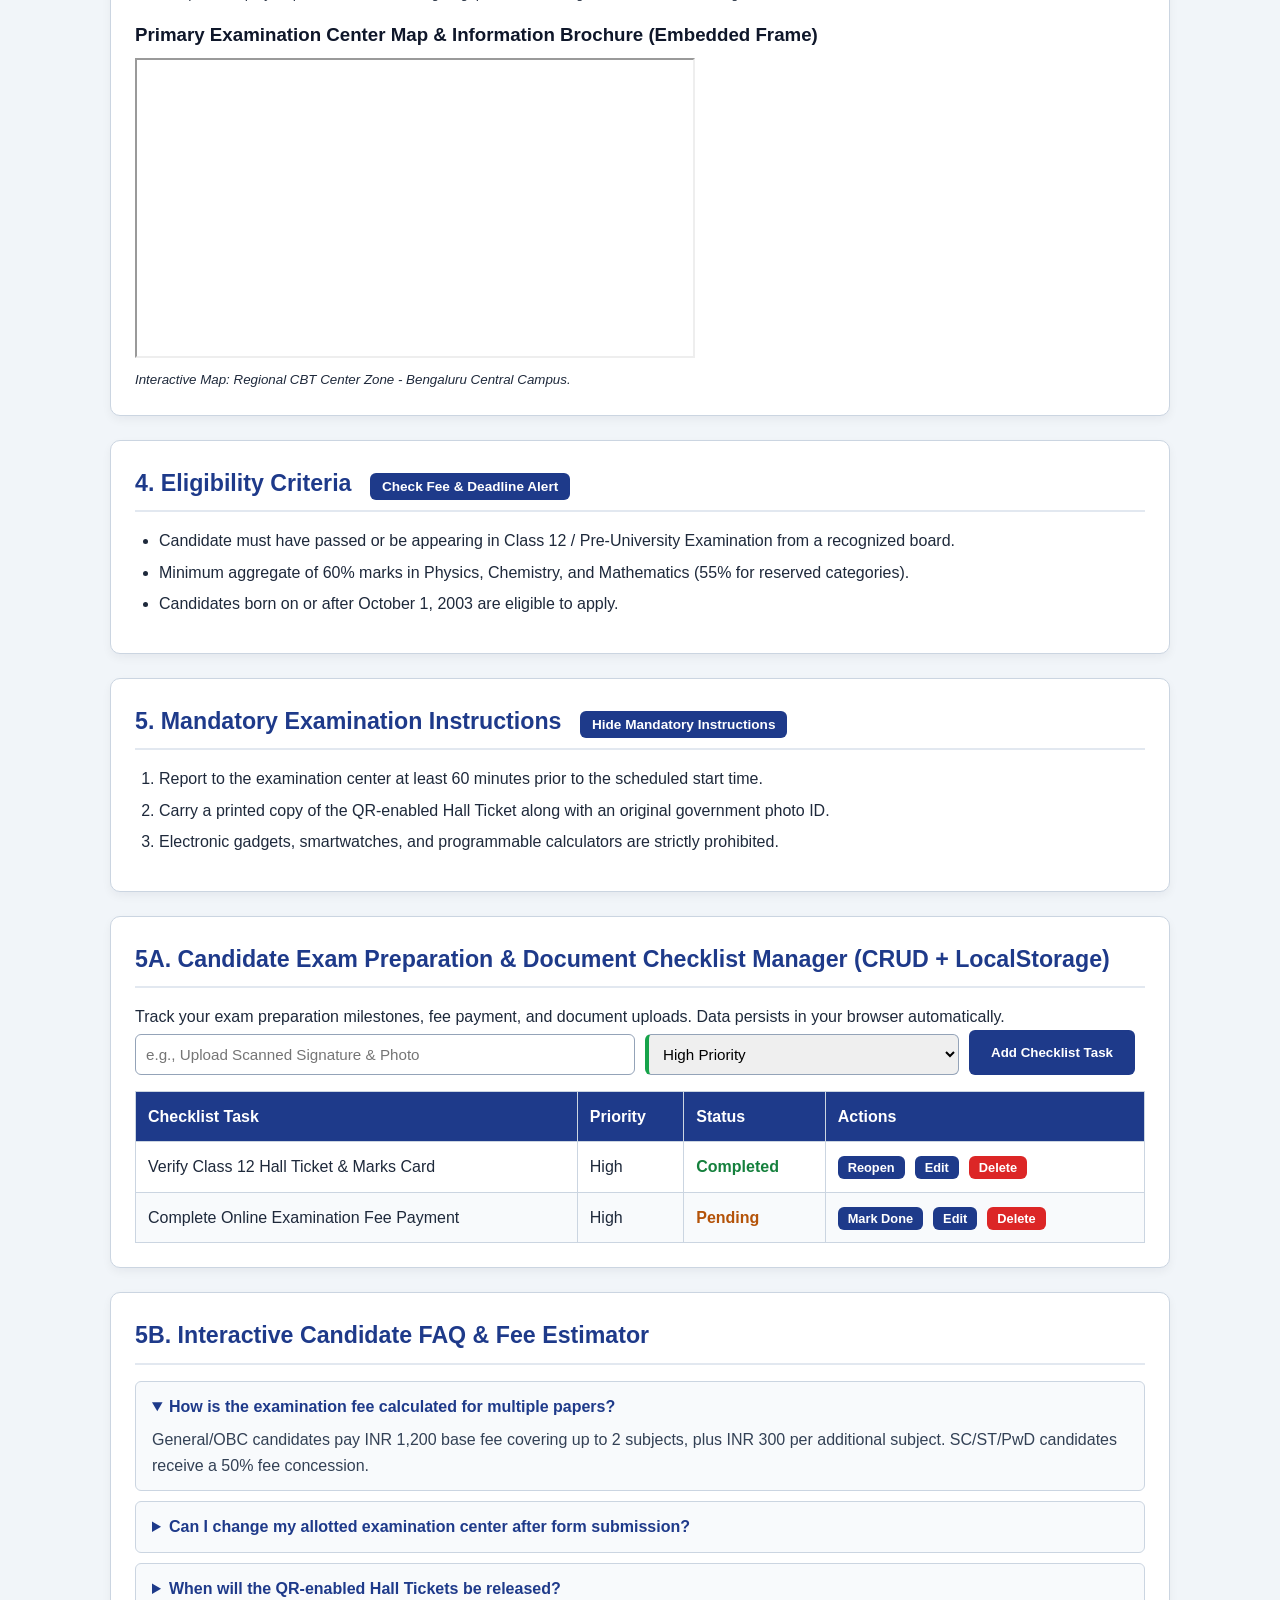
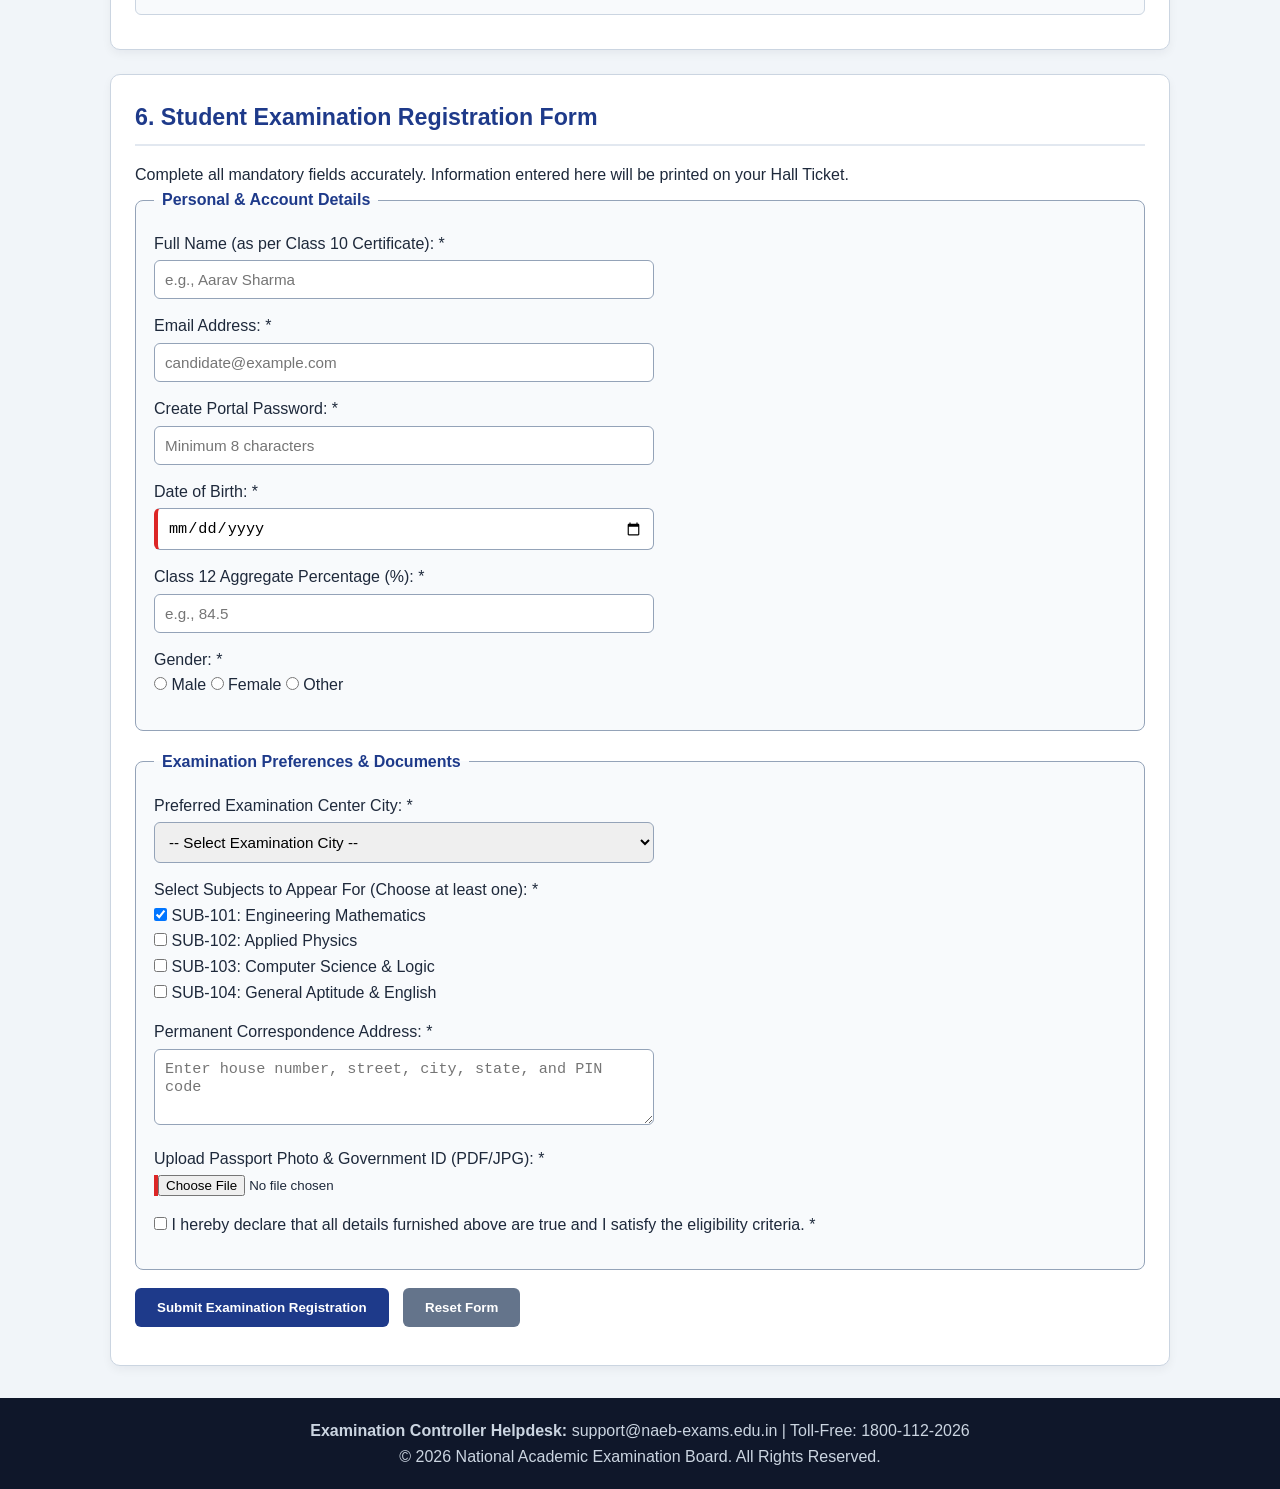
<file: Practicum_14_Interactive_Component/index.html>
<!DOCTYPE html>
<html lang="en">
<head>
  <meta charset="UTF-8">
  <meta name="viewport" content="width=device-width, initial-scale=1.0">
  <title>NAEB Examination Registration Portal - Practicum 14 (Interactive Search & Filter)</title>
  <link rel="stylesheet" href="style.css">
</head>
<body>
  <header>
    <h1>National Academic Examination Board (NAEB)</h1>
    <p>Official Examination Registration &amp; Candidate Information Portal</p>
    <figure>
      <img src="assets/banner.svg" alt="NAEB Examination Portal Banner" width="800">
      <figcaption>Figure 1: NAEB All-India Common Assessment Test 2026 Official Banner</figcaption>
    </figure>
  </header>

  <nav>
    <div class="nav-brand">NAEB PORTAL 2026</div>
    <ul>
      <li><a href="#exam-details">Examination Details</a></li>
      <li><a href="#subjects-schedule">Subjects &amp; Schedule</a></li>
      <li><a href="#multimedia-guide">Candidate Briefing &amp; Walkthrough</a></li>
      <li><a href="#eligibility">Eligibility Criteria</a></li>
      <li><a href="#instructions">Candidate Instructions</a></li>
      <li><a href="#registration-form">Student Registration Form</a></li>
    </ul>
  </nav>

  <main>
    <section id="exam-details" class="exam-card-wrapper">
      <span class="live-badge">LIVE PORTAL</span>
      <h2>1. Examination Details</h2>
      <article>
        <h3>All-India Common Assessment Test (AICAT - 2026)</h3>
        <div class="static-note"><strong>Notice (Static Flow):</strong> Applications are accepted strictly online through this portal.</div>
        <p>The National Academic Examination Board conducts the All-India Common Assessment Test for admission into undergraduate Engineering, Sciences, and Management programs across affiliated institutions.</p>
        <ul>
          <li><strong>Examination Mode:</strong> Computer-Based Test (CBT) at designated centers</li>
          <li><strong>Duration:</strong> 180 Minutes (3 Hours)</li>
          <li><strong>Registration Window:</strong> November 1, 2026 to December 15, 2026</li>
          <li><strong>Application Fee:</strong> INR 1,200 (General/OBC) | INR 600 (SC/ST/PwD)</li>
        </ul>
      </article>
    </section>

    <section id="subjects-schedule">
      <h2>2. Subjects, Date &amp; Time Schedule</h2>
      <table >
        <thead>
          <tr>
            <th>Subject Code</th>
            <th>Subject Name</th>
            <th>Exam Date</th>
            <th>Time Slot</th>
            <th>Max Marks</th>
          </tr>
        </thead>
        <tbody>
          <tr>
            <td>SUB-101</td>
            <td>Engineering Mathematics</td>
            <td>January 10, 2027</td>
            <td>09:00 AM - 12:00 PM</td>
            <td>100</td>
          </tr>
          <tr>
            <td>SUB-102</td>
            <td>Applied Physics</td>
            <td>January 11, 2027</td>
            <td>09:00 AM - 12:00 PM</td>
            <td>100</td>
          </tr>
          <tr>
            <td>SUB-103</td>
            <td>Computer Science &amp; Logic</td>
            <td>January 12, 2027</td>
            <td>02:00 PM - 05:00 PM</td>
            <td>100</td>
          </tr>
          <tr>
            <td>SUB-104</td>
            <td>General Aptitude &amp; English</td>
            <td>January 13, 2027</td>
            <td>02:00 PM - 05:00 PM</td>
            <td>100</td>
          </tr>
        </tbody>
      </table>
    </section>

                <section id="live-center-api">
      <h2>2B. Live Examination Center Seat Availability (API Endpoint Feed)</h2>
      <p>Real-time seat status fetched asynchronously from the NAEB Exam Center Endpoint:</p>
      <button type="button" id="refreshCentersBtn" style="margin-bottom:12px;">Fetch / Refresh Live Center Data</button>
      <p id="apiStatusMessage" style="font-weight:600; color:#1e3a8a;"></p>
      <div style="overflow-x:auto;">
        <table>
          <thead>
            <tr>
              <th>Center Code</th>
              <th>City</th>
              <th>Venue Name</th>
              <th>Exam Date</th>
              <th>Seats Available</th>
              <th>Status</th>
            </tr>
          </thead>
          <tbody id="centerTableBody"></tbody>
        </table>
      </div>
    </section>

    <section id="dom-subject-planner">
      <h2>2A. Custom Elective Subject &amp; Exam Center Planner (DOM Manipulation)</h2>
      <p>Dynamically add, update, or remove your preferred optional workshop/subject choices without reloading the page:</p>
      <div style="display:flex; gap:10px; flex-wrap:wrap; margin-bottom:14px;">
        <input type="text" id="customSubjectInput" placeholder="Enter Elective Subject (e.g., Artificial Intelligence - SUB-105)">
        <button type="button" id="addSubjectBtn">Add Subject</button>
      </div>
      <p>Total Custom Electives Selected: <span id="subjectCount">0</span></p>
      <ul id="dynamicSubjectList"></ul>
    </section>

    <section id="campus-gallery">
      <h2>3A. Examination Facilities &amp; Process Gallery</h2>
      <p>Overview of CBT infrastructure, QR admit cards, schedules, and support centers:</p>
      <div class="gallery-grid">
        <figure class="gallery-card">
          <img src="assets/exam_hall.svg" alt="CBT Examination Hall">
          <figcaption>1. Proctored CBT Computer Labs</figcaption>
        </figure>
        <figure class="gallery-card">
          <img src="assets/admit_card.svg" alt="Digital QR Hall Ticket">
          <figcaption>2. QR-Enabled Digital Hall Ticket</figcaption>
        </figure>
        <figure class="gallery-card">
          <img src="assets/calendar_icon.svg" alt="Exam Schedule 2026">
          <figcaption>3. Multi-Shift Exam Calendar 2026</figcaption>
        </figure>
        <figure class="gallery-card">
          <img src="assets/support_desk.svg" alt="Candidate Support Desk">
          <figcaption>4. Dedicated Candidate Helpdesk</figcaption>
        </figure>
      </div>
    </section>

    <section id="multimedia-guide">
      <h2>3. Multimedia Candidate Briefing &amp; Center Locator</h2>
      <article>
        <h3>Audio Instructions for Visually Assisted &amp; General Candidates</h3>
        <p>Listen to the official Controller of Examinations audio advisory before filling out the form:</p>
        <audio controls>
          <source src="https://www.w3schools.com/html/horse.mp3" type="audio/mpeg">
          Your browser does not support the HTML5 audio element.
        </audio>
        <p><small><em>Audio Caption: Pre-examination guidelines regarding biometric attendance and hall ticket verification.</em></small></p>
      </article>

      <article>
        <h3>Computer-Based Test (CBT) Interface Walkthrough Video</h3>
        <video width="560" height="315" controls poster="assets/exam_hall.svg">
          <source src="https://www.w3schools.com/html/mov_bbb.mp4" type="video/mp4">
          Your browser does not support the HTML5 video tag.
        </video>
        <p><small><em>Video Caption: Step-by-step demonstration of navigating questions, marking for review, and submitting the online exam.</em></small></p>
      </article>

      <article>
        <h3>Primary Examination Center Map &amp; Information Brochure (Embedded Frame)</h3>
        <iframe src="https://www.openstreetmap.org/export/embed.html?bbox=77.5800%2C12.9600%2C77.6100%2C12.9850&amp;layer=mapnik" width="560" height="300" title="Regional Examination Center Map"></iframe>
        <p><small><em>Interactive Map: Regional CBT Center Zone - Bengaluru Central Campus.</em></small></p>
      </article>
    </section>

    <section id="eligibility">
      <h2>4. Eligibility Criteria <button type="button" id="showDeadlineToastBtn" style="margin-left:12px;padding:6px 12px;font-size:0.85rem;">Check Fee &amp; Deadline Alert</button></h2>
      <ul>
        <li>Candidate must have passed or be appearing in Class 12 / Pre-University Examination from a recognized board.</li>
        <li>Minimum aggregate of 60% marks in Physics, Chemistry, and Mathematics (55% for reserved categories).</li>
        <li>Candidates born on or after October 1, 2003 are eligible to apply.</li>
      </ul>
    </section>

    <section id="instructions">
      <h2>5. Mandatory Examination Instructions <button type="button" id="toggleInstructionsBtn" style="margin-left:12px;padding:6px 12px;font-size:0.85rem;">Hide Mandatory Instructions</button></h2>
      <div id="instructionsBody" class="collapsible-content">
      <ol>
        <li>Report to the examination center at least 60 minutes prior to the scheduled start time.</li>
        <li>Carry a printed copy of the QR-enabled Hall Ticket along with an original government photo ID.</li>
        <li>Electronic gadgets, smartwatches, and programmable calculators are strictly prohibited.</li>
      </ol>
    </section>
          <section id="exam-prep-task-manager">
      <h2>5A. Candidate Exam Preparation &amp; Document Checklist Manager (CRUD + LocalStorage)</h2>
      <p>Track your exam preparation milestones, fee payment, and document uploads. Data persists in your browser automatically.</p>
      <form id="taskForm" style="display:flex; gap:10px; flex-wrap:wrap; margin-bottom:16px;">
        <input type="text" id="taskTitleInput" placeholder="e.g., Upload Scanned Signature &amp; Photo" required style="flex:2; min-width:220px;">
        <select id="taskPriorityInput" style="flex:1; min-width:140px;">
          <option value="High">High Priority</option>
          <option value="Medium">Medium Priority</option>
          <option value="Low">Low Priority</option>
        </select>
        <button type="submit">Add Checklist Task</button>
      </form>
      <table>
        <thead>
          <tr>
            <th>Checklist Task</th>
            <th>Priority</th>
            <th>Status</th>
            <th>Actions</th>
          </tr>
        </thead>
        <tbody id="taskTableBody"></tbody>
      </table>
    </section>

        <section id="interactive-faq">
      <h2>5B. Interactive Candidate FAQ &amp; Fee Estimator</h2>
      <details open>
        <summary>How is the examination fee calculated for multiple papers?</summary>
        <p>General/OBC candidates pay INR 1,200 base fee covering up to 2 subjects, plus INR 300 per additional subject. SC/ST/PwD candidates receive a 50% fee concession.</p>
      </details>
      <details>
        <summary>Can I change my allotted examination center after form submission?</summary>
        <p>Yes, a one-time correction window will open from December 18 to December 20, 2026 on this portal.</p>
      </details>
      <details>
        <summary>When will the QR-enabled Hall Tickets be released?</summary>
        <p>Hall tickets will be available for download 10 days prior to the first examination date.</p>
      </details>
    </section>

    <section id="registration-form">
      <h2>6. Student Examination Registration Form</h2>
      <p>Complete all mandatory fields accurately. Information entered here will be printed on your Hall Ticket.</p>
      <form id="examRegForm" action="#" method="post" enctype="multipart/form-data" novalidate>
        <fieldset>
          <legend>Personal &amp; Account Details</legend>
          <p>
            <label for="fullName">Full Name (as per Class 10 Certificate): *</label><br>
            <input type="text" id="fullName" name="fullName" placeholder="e.g., Aarav Sharma" pattern="[A-Za-z ]{3,60}" required minlength="3" maxlength="60">
          </p>
          <p>
            <label for="email">Email Address: *</label><br>
            <input type="email" id="email" name="email" placeholder="candidate@example.com" required>
          </p>
          <p>
            <label for="password">Create Portal Password: *</label><br>
            <input type="password" id="password" name="password" placeholder="Minimum 8 characters" required minlength="8">
          </p>
          <p>
            <label for="dob">Date of Birth: *</label><br>
            <input type="date" id="dob" name="dob" min="2003-10-01" max="2010-12-31" required>
          </p>
          <p>
            <label for="percentage">Class 12 Aggregate Percentage (%): *</label><br>
            <input type="number" id="percentage" name="percentage" min="55" max="100" step="0.1" placeholder="e.g., 84.5" required>
          </p>
          <p>
            <span>Gender: *</span><br>
            <input type="radio" id="male" name="gender" value="Male" required> <label for="male">Male</label>
            <input type="radio" id="female" name="gender" value="Female"> <label for="female">Female</label>
            <input type="radio" id="other" name="gender" value="Other"> <label for="other">Other</label>
          </p>
        </fieldset>

        <fieldset>
          <legend>Examination Preferences &amp; Documents</legend>
          <p>
            <label for="examCity">Preferred Examination Center City: *</label><br>
            <select id="examCity" name="examCity" required>
              <option value="">-- Select Examination City --</option>
              <option value="Bengaluru">Bengaluru (Zone 01)</option>
              <option value="Chennai">Chennai (Zone 02)</option>
              <option value="Hyderabad">Hyderabad (Zone 03)</option>
              <option value="Mumbai">Mumbai (Zone 04)</option>
              <option value="New Delhi">New Delhi (Zone 05)</option>
            </select>
          </p>
          <p>
            <span>Select Subjects to Appear For (Choose at least one): *</span><br>
            <input type="checkbox" id="sub101" name="subjects" value="SUB-101" checked> <label for="sub101">SUB-101: Engineering Mathematics</label><br>
            <input type="checkbox" id="sub102" name="subjects" value="SUB-102"> <label for="sub102">SUB-102: Applied Physics</label><br>
            <input type="checkbox" id="sub103" name="subjects" value="SUB-103"> <label for="sub103">SUB-103: Computer Science &amp; Logic</label><br>
            <input type="checkbox" id="sub104" name="subjects" value="SUB-104"> <label for="sub104">SUB-104: General Aptitude &amp; English</label>
          </p>
          <p>
            <label for="address">Permanent Correspondence Address: *</label><br>
            <textarea id="address" name="address" rows="3" cols="50" placeholder="Enter house number, street, city, state, and PIN code" required></textarea>
          </p>
          <p>
            <label for="idProof">Upload Passport Photo &amp; Government ID (PDF/JPG): *</label><br>
            <input type="file" id="idProof" name="idProof" accept=".jpg,.jpeg,.png,.pdf" required>
          </p>
          <p>
            <input type="checkbox" id="declaration" name="declaration" required>
            <label for="declaration">I hereby declare that all details furnished above are true and I satisfy the eligibility criteria. *</label>
          </p>
        </fieldset>

        <p>
          <button type="submit">Submit Examination Registration</button>
          <button type="reset">Reset Form</button>
        </p>
        <div id="formFeedback" class="form-feedback"></div>
      </form>
    </section>
  </main>

  <footer id="contact">
    <p><strong>Examination Controller Helpdesk:</strong> support@naeb-exams.edu.in | Toll-Free: 1800-112-2026</p>
    <p>&copy; 2026 National Academic Examination Board. All Rights Reserved.</p>
  </footer>
  <a href="#contact" class="fixed-help-btn">24x7 Exam Helpdesk</a>
  <div id="deadlineToast" class="toast-notification"><span><strong>Reminder:</strong> Last date for AICAT-2026 registration is December 15, 2026!</span></div>
  <script src="script.js"></script>
</body>
</html>
</file>
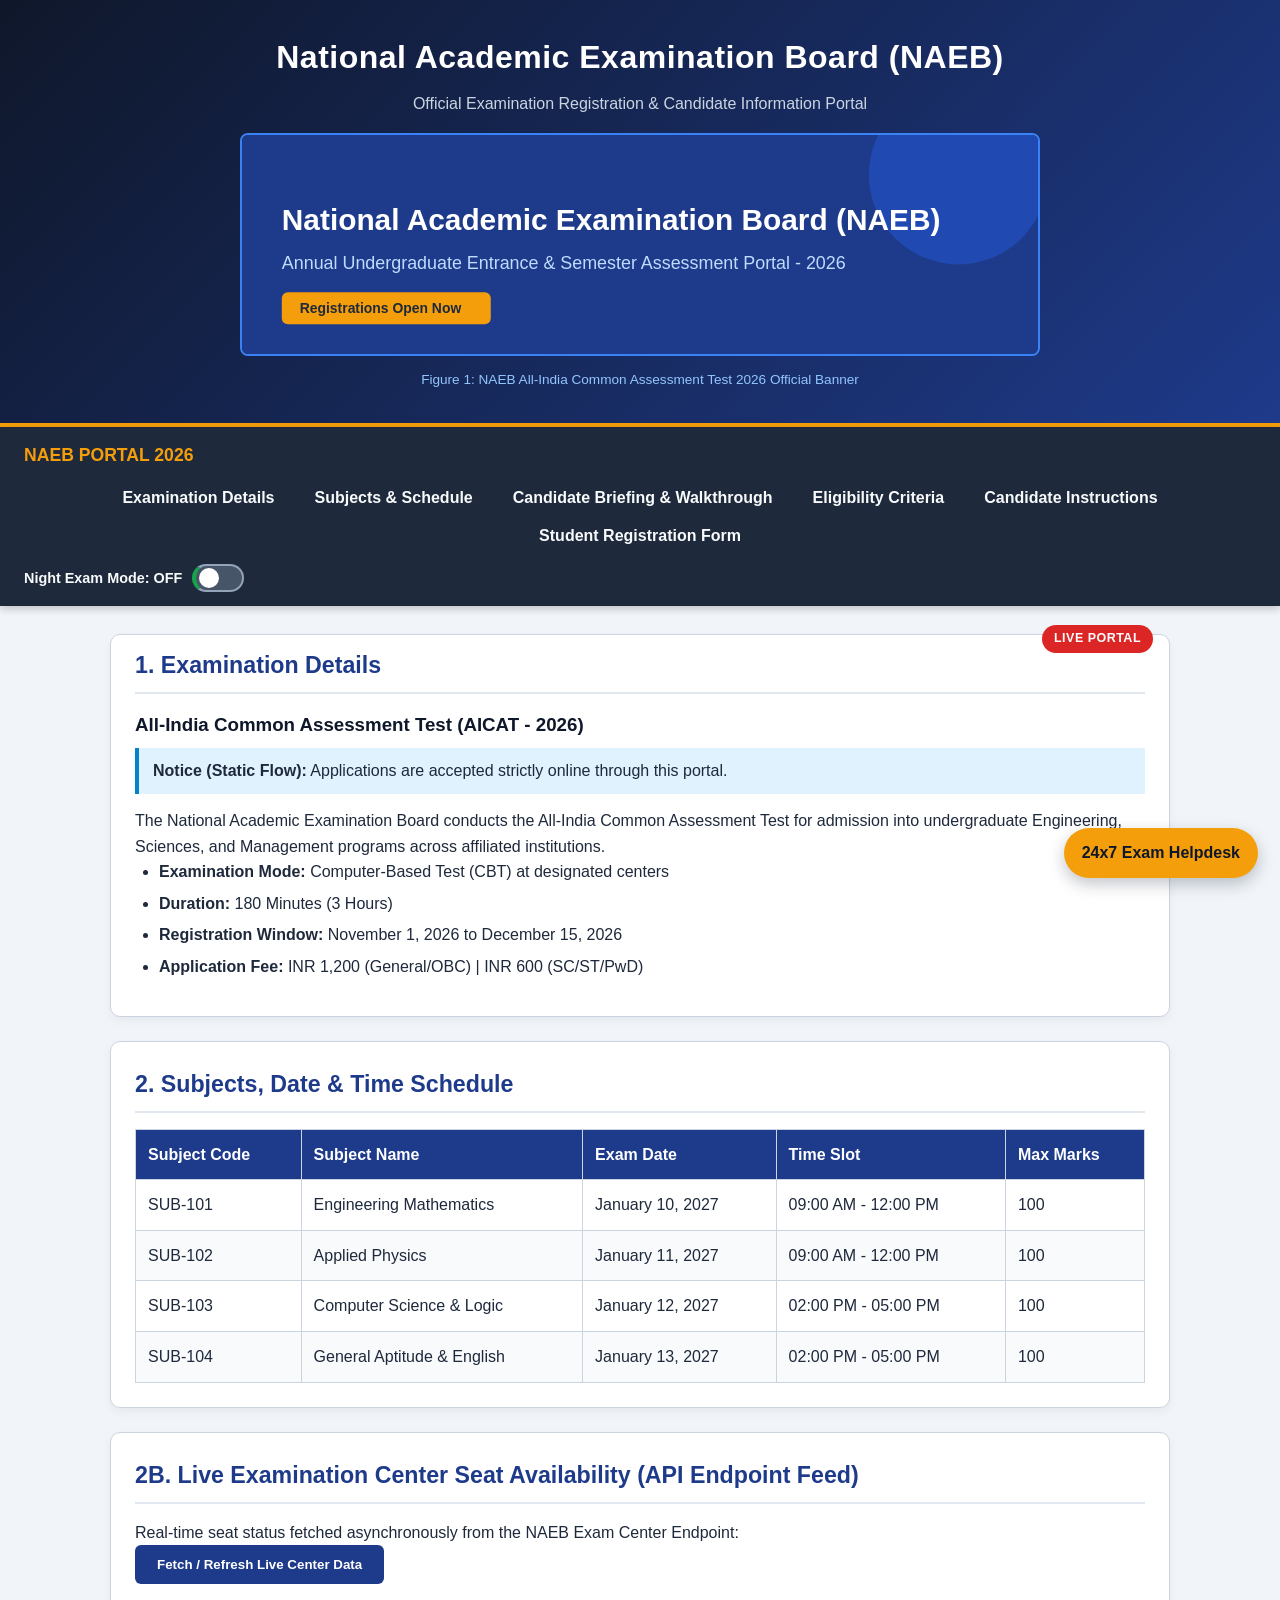
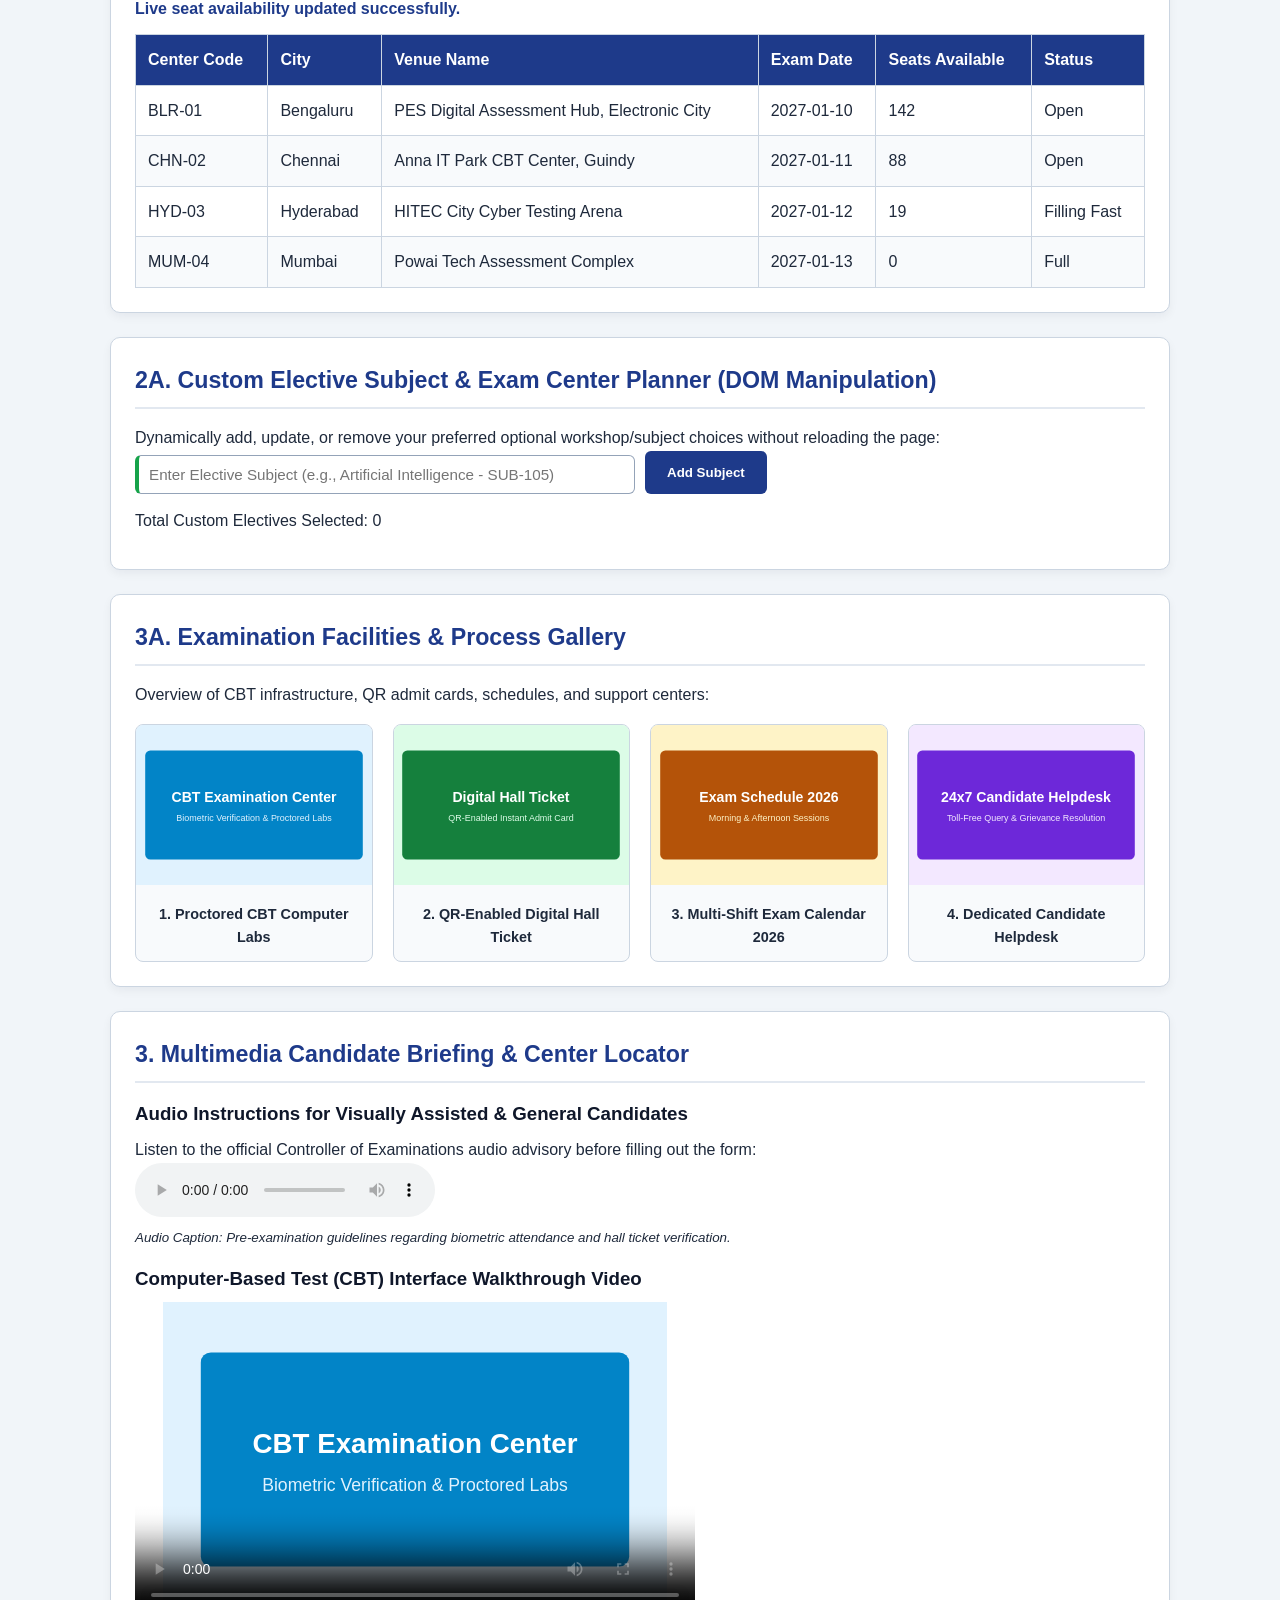
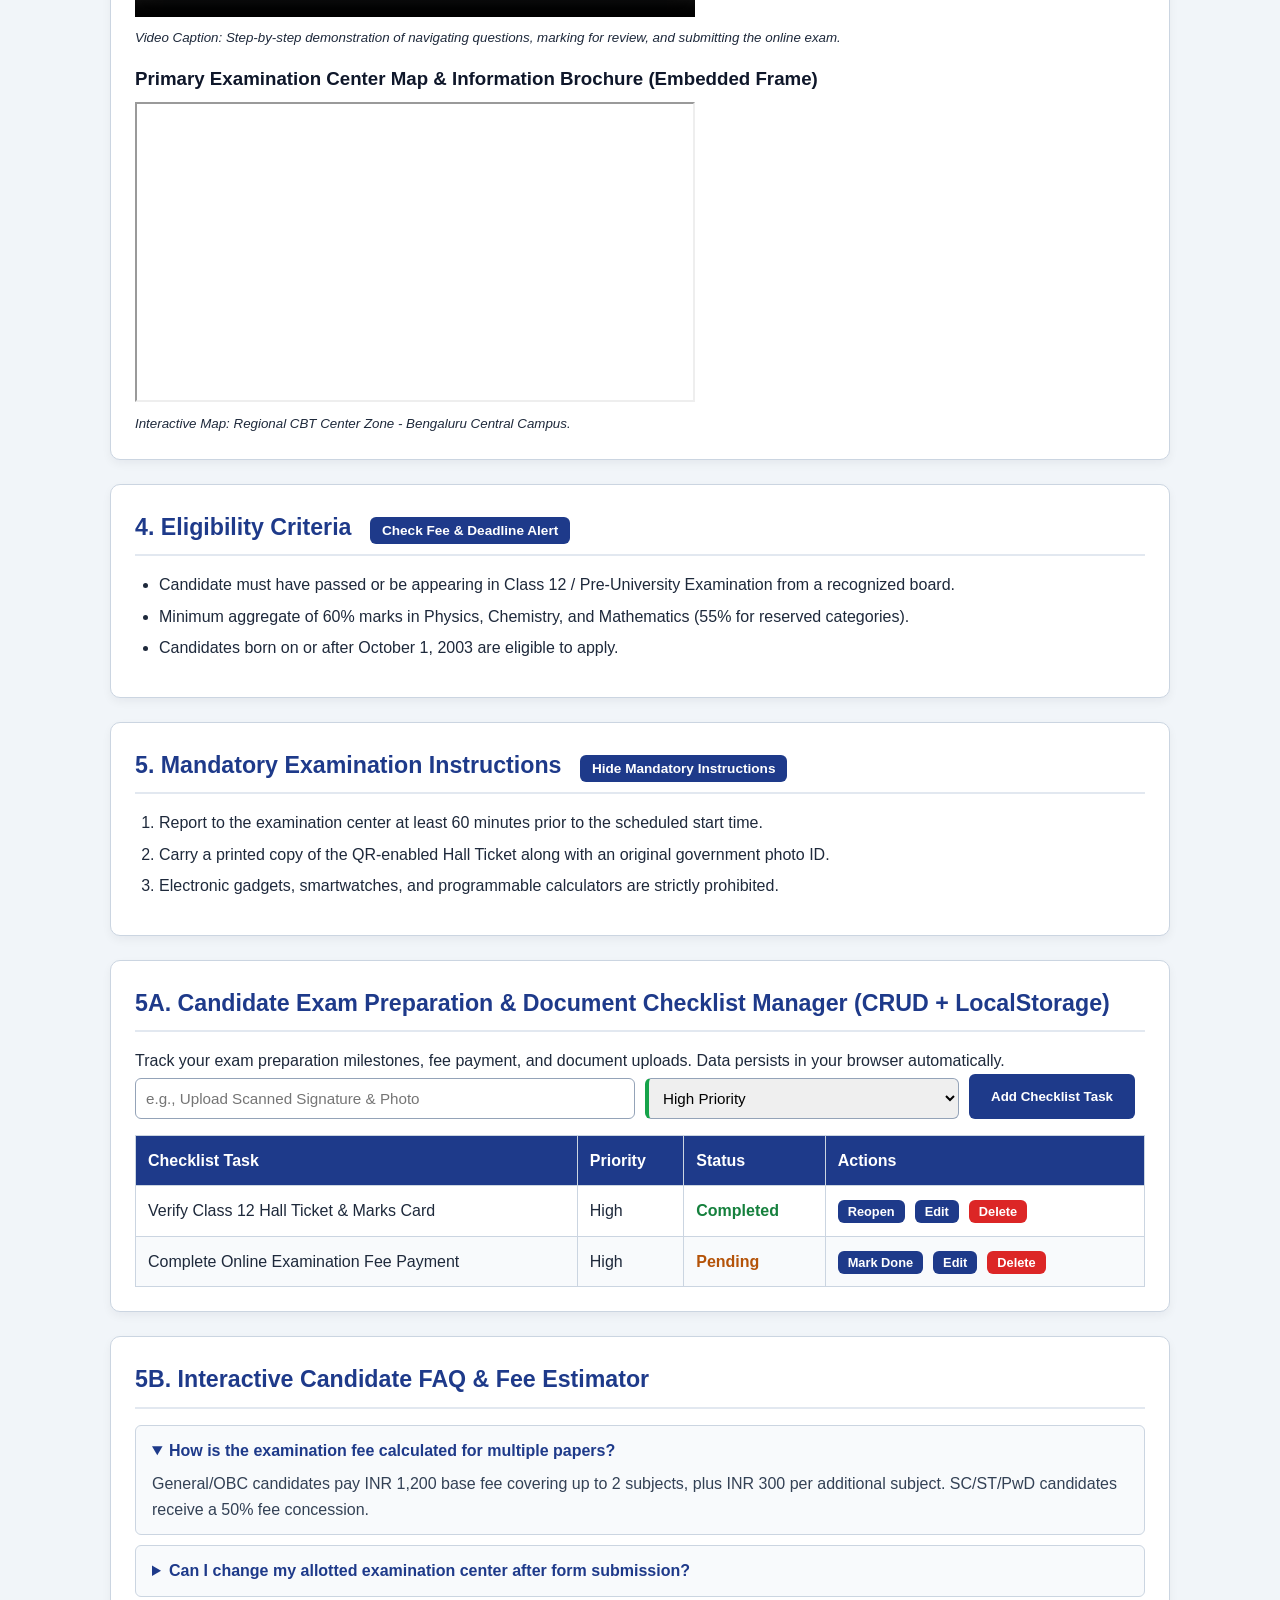
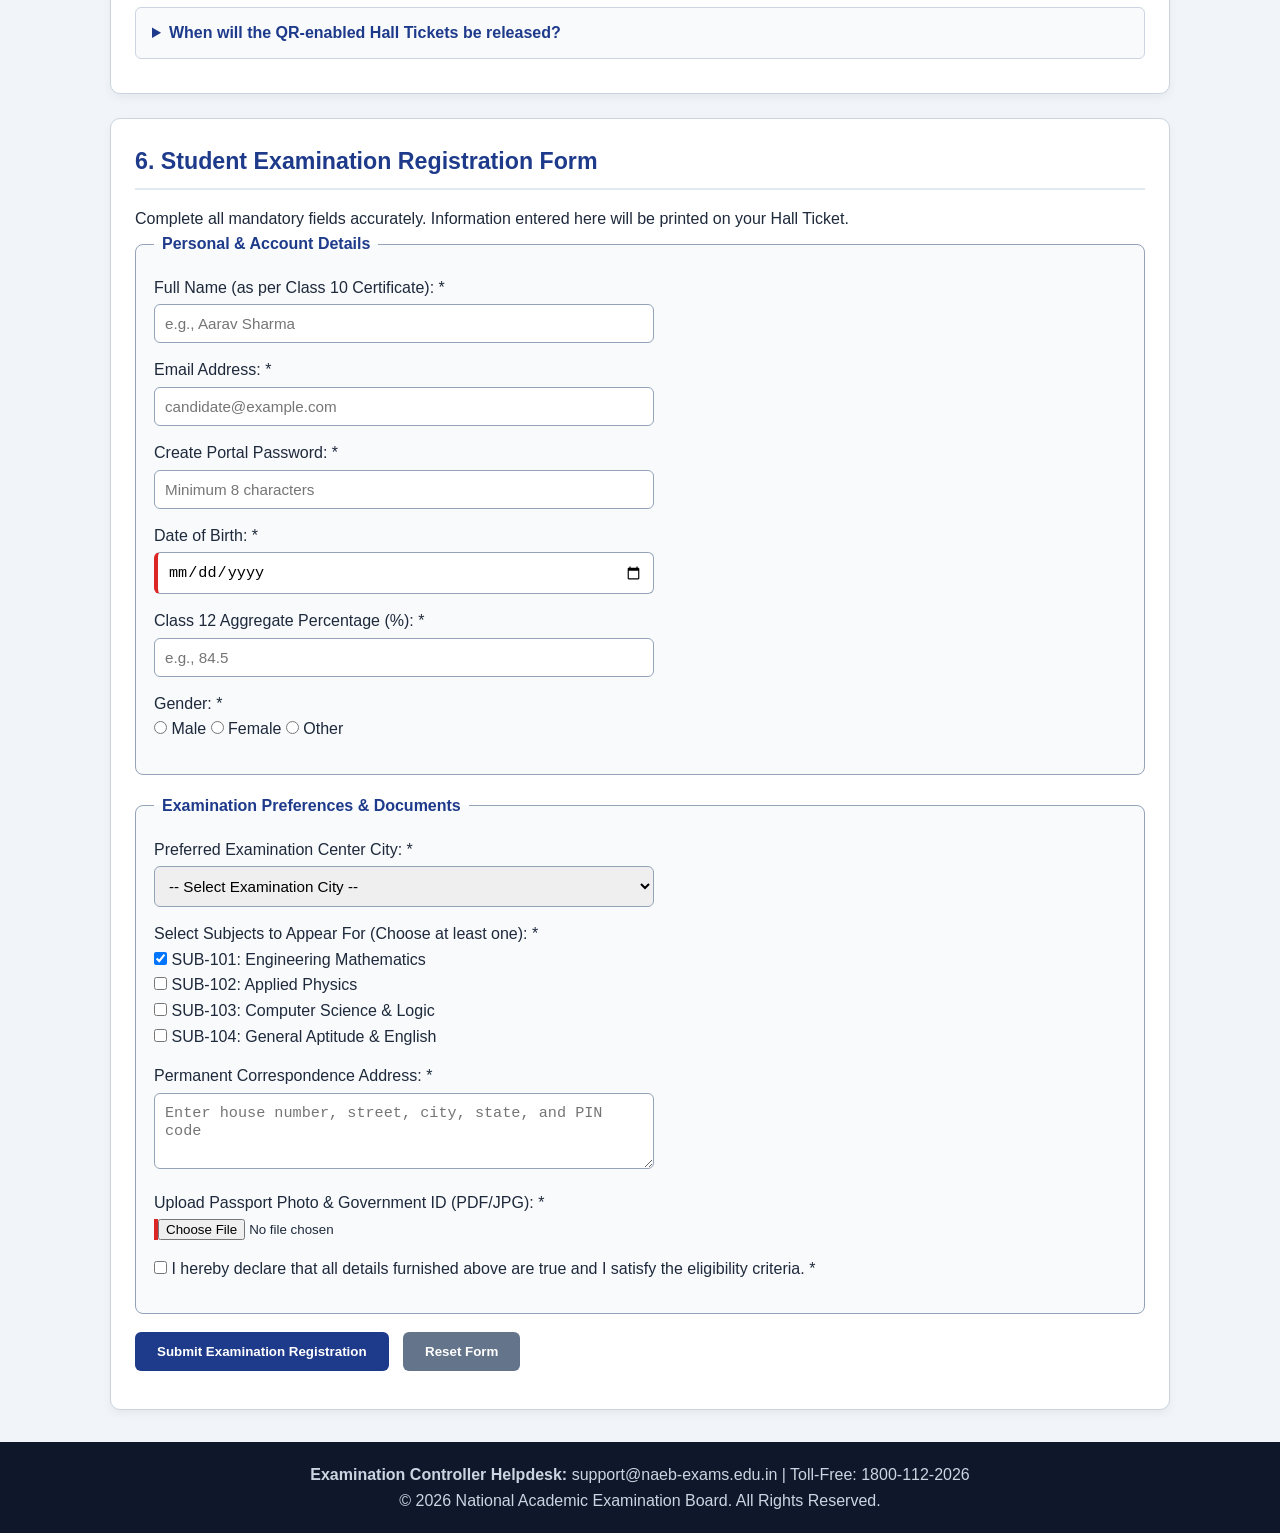
<file: Practicum_15_Custom_Toggle_Switch/index.html>
<!DOCTYPE html>
<html lang="en">
<head>
  <meta charset="UTF-8">
  <meta name="viewport" content="width=device-width, initial-scale=1.0">
  <title>NAEB Examination Registration Portal - Practicum 15 (Final Complete Portal)</title>
  <link rel="stylesheet" href="style.css">
</head>
<body>
  <header>
    <h1>National Academic Examination Board (NAEB)</h1>
    <p>Official Examination Registration &amp; Candidate Information Portal</p>
    <figure>
      <img src="assets/banner.svg" alt="NAEB Examination Portal Banner" width="800">
      <figcaption>Figure 1: NAEB All-India Common Assessment Test 2026 Official Banner</figcaption>
    </figure>
  </header>

  <nav>
    <div class="nav-brand">NAEB PORTAL 2026</div>
    <ul>
      <li><a href="#exam-details">Examination Details</a></li>
      <li><a href="#subjects-schedule">Subjects &amp; Schedule</a></li>
      <li><a href="#multimedia-guide">Candidate Briefing &amp; Walkthrough</a></li>
      <li><a href="#eligibility">Eligibility Criteria</a></li>
      <li><a href="#instructions">Candidate Instructions</a></li>
      <li><a href="#registration-form">Student Registration Form</a></li>
    </ul>
    <div class="theme-switch-wrapper">
      <label for="darkModeSwitch"><span id="modeStatusLabel">Night Exam Mode: OFF</span></label>
      <input type="checkbox" id="darkModeSwitch" class="custom-switch" aria-label="Toggle Night Exam Mode">
    </div>
  </nav>

  <main>
    <section id="exam-details" class="exam-card-wrapper">
      <span class="live-badge">LIVE PORTAL</span>
      <h2>1. Examination Details</h2>
      <article>
        <h3>All-India Common Assessment Test (AICAT - 2026)</h3>
        <div class="static-note"><strong>Notice (Static Flow):</strong> Applications are accepted strictly online through this portal.</div>
        <p>The National Academic Examination Board conducts the All-India Common Assessment Test for admission into undergraduate Engineering, Sciences, and Management programs across affiliated institutions.</p>
        <ul>
          <li><strong>Examination Mode:</strong> Computer-Based Test (CBT) at designated centers</li>
          <li><strong>Duration:</strong> 180 Minutes (3 Hours)</li>
          <li><strong>Registration Window:</strong> November 1, 2026 to December 15, 2026</li>
          <li><strong>Application Fee:</strong> INR 1,200 (General/OBC) | INR 600 (SC/ST/PwD)</li>
        </ul>
      </article>
    </section>

    <section id="subjects-schedule">
      <h2>2. Subjects, Date &amp; Time Schedule</h2>
      <table >
        <thead>
          <tr>
            <th>Subject Code</th>
            <th>Subject Name</th>
            <th>Exam Date</th>
            <th>Time Slot</th>
            <th>Max Marks</th>
          </tr>
        </thead>
        <tbody>
          <tr>
            <td>SUB-101</td>
            <td>Engineering Mathematics</td>
            <td>January 10, 2027</td>
            <td>09:00 AM - 12:00 PM</td>
            <td>100</td>
          </tr>
          <tr>
            <td>SUB-102</td>
            <td>Applied Physics</td>
            <td>January 11, 2027</td>
            <td>09:00 AM - 12:00 PM</td>
            <td>100</td>
          </tr>
          <tr>
            <td>SUB-103</td>
            <td>Computer Science &amp; Logic</td>
            <td>January 12, 2027</td>
            <td>02:00 PM - 05:00 PM</td>
            <td>100</td>
          </tr>
          <tr>
            <td>SUB-104</td>
            <td>General Aptitude &amp; English</td>
            <td>January 13, 2027</td>
            <td>02:00 PM - 05:00 PM</td>
            <td>100</td>
          </tr>
        </tbody>
      </table>
    </section>

                <section id="live-center-api">
      <h2>2B. Live Examination Center Seat Availability (API Endpoint Feed)</h2>
      <p>Real-time seat status fetched asynchronously from the NAEB Exam Center Endpoint:</p>
      <button type="button" id="refreshCentersBtn" style="margin-bottom:12px;">Fetch / Refresh Live Center Data</button>
      <p id="apiStatusMessage" style="font-weight:600; color:#1e3a8a;"></p>
      <div style="overflow-x:auto;">
        <table>
          <thead>
            <tr>
              <th>Center Code</th>
              <th>City</th>
              <th>Venue Name</th>
              <th>Exam Date</th>
              <th>Seats Available</th>
              <th>Status</th>
            </tr>
          </thead>
          <tbody id="centerTableBody"></tbody>
        </table>
      </div>
    </section>

    <section id="dom-subject-planner">
      <h2>2A. Custom Elective Subject &amp; Exam Center Planner (DOM Manipulation)</h2>
      <p>Dynamically add, update, or remove your preferred optional workshop/subject choices without reloading the page:</p>
      <div style="display:flex; gap:10px; flex-wrap:wrap; margin-bottom:14px;">
        <input type="text" id="customSubjectInput" placeholder="Enter Elective Subject (e.g., Artificial Intelligence - SUB-105)">
        <button type="button" id="addSubjectBtn">Add Subject</button>
      </div>
      <p>Total Custom Electives Selected: <span id="subjectCount">0</span></p>
      <ul id="dynamicSubjectList"></ul>
    </section>

    <section id="campus-gallery">
      <h2>3A. Examination Facilities &amp; Process Gallery</h2>
      <p>Overview of CBT infrastructure, QR admit cards, schedules, and support centers:</p>
      <div class="gallery-grid">
        <figure class="gallery-card">
          <img src="assets/exam_hall.svg" alt="CBT Examination Hall">
          <figcaption>1. Proctored CBT Computer Labs</figcaption>
        </figure>
        <figure class="gallery-card">
          <img src="assets/admit_card.svg" alt="Digital QR Hall Ticket">
          <figcaption>2. QR-Enabled Digital Hall Ticket</figcaption>
        </figure>
        <figure class="gallery-card">
          <img src="assets/calendar_icon.svg" alt="Exam Schedule 2026">
          <figcaption>3. Multi-Shift Exam Calendar 2026</figcaption>
        </figure>
        <figure class="gallery-card">
          <img src="assets/support_desk.svg" alt="Candidate Support Desk">
          <figcaption>4. Dedicated Candidate Helpdesk</figcaption>
        </figure>
      </div>
    </section>

    <section id="multimedia-guide">
      <h2>3. Multimedia Candidate Briefing &amp; Center Locator</h2>
      <article>
        <h3>Audio Instructions for Visually Assisted &amp; General Candidates</h3>
        <p>Listen to the official Controller of Examinations audio advisory before filling out the form:</p>
        <audio controls>
          <source src="https://www.w3schools.com/html/horse.mp3" type="audio/mpeg">
          Your browser does not support the HTML5 audio element.
        </audio>
        <p><small><em>Audio Caption: Pre-examination guidelines regarding biometric attendance and hall ticket verification.</em></small></p>
      </article>

      <article>
        <h3>Computer-Based Test (CBT) Interface Walkthrough Video</h3>
        <video width="560" height="315" controls poster="assets/exam_hall.svg">
          <source src="https://www.w3schools.com/html/mov_bbb.mp4" type="video/mp4">
          Your browser does not support the HTML5 video tag.
        </video>
        <p><small><em>Video Caption: Step-by-step demonstration of navigating questions, marking for review, and submitting the online exam.</em></small></p>
      </article>

      <article>
        <h3>Primary Examination Center Map &amp; Information Brochure (Embedded Frame)</h3>
        <iframe src="https://www.openstreetmap.org/export/embed.html?bbox=77.5800%2C12.9600%2C77.6100%2C12.9850&amp;layer=mapnik" width="560" height="300" title="Regional Examination Center Map"></iframe>
        <p><small><em>Interactive Map: Regional CBT Center Zone - Bengaluru Central Campus.</em></small></p>
      </article>
    </section>

    <section id="eligibility">
      <h2>4. Eligibility Criteria <button type="button" id="showDeadlineToastBtn" style="margin-left:12px;padding:6px 12px;font-size:0.85rem;">Check Fee &amp; Deadline Alert</button></h2>
      <ul>
        <li>Candidate must have passed or be appearing in Class 12 / Pre-University Examination from a recognized board.</li>
        <li>Minimum aggregate of 60% marks in Physics, Chemistry, and Mathematics (55% for reserved categories).</li>
        <li>Candidates born on or after October 1, 2003 are eligible to apply.</li>
      </ul>
    </section>

    <section id="instructions">
      <h2>5. Mandatory Examination Instructions <button type="button" id="toggleInstructionsBtn" style="margin-left:12px;padding:6px 12px;font-size:0.85rem;">Hide Mandatory Instructions</button></h2>
      <div id="instructionsBody" class="collapsible-content">
      <ol>
        <li>Report to the examination center at least 60 minutes prior to the scheduled start time.</li>
        <li>Carry a printed copy of the QR-enabled Hall Ticket along with an original government photo ID.</li>
        <li>Electronic gadgets, smartwatches, and programmable calculators are strictly prohibited.</li>
      </ol>
    </section>
          <section id="exam-prep-task-manager">
      <h2>5A. Candidate Exam Preparation &amp; Document Checklist Manager (CRUD + LocalStorage)</h2>
      <p>Track your exam preparation milestones, fee payment, and document uploads. Data persists in your browser automatically.</p>
      <form id="taskForm" style="display:flex; gap:10px; flex-wrap:wrap; margin-bottom:16px;">
        <input type="text" id="taskTitleInput" placeholder="e.g., Upload Scanned Signature &amp; Photo" required style="flex:2; min-width:220px;">
        <select id="taskPriorityInput" style="flex:1; min-width:140px;">
          <option value="High">High Priority</option>
          <option value="Medium">Medium Priority</option>
          <option value="Low">Low Priority</option>
        </select>
        <button type="submit">Add Checklist Task</button>
      </form>
      <table>
        <thead>
          <tr>
            <th>Checklist Task</th>
            <th>Priority</th>
            <th>Status</th>
            <th>Actions</th>
          </tr>
        </thead>
        <tbody id="taskTableBody"></tbody>
      </table>
    </section>

        <section id="interactive-faq">
      <h2>5B. Interactive Candidate FAQ &amp; Fee Estimator</h2>
      <details open>
        <summary>How is the examination fee calculated for multiple papers?</summary>
        <p>General/OBC candidates pay INR 1,200 base fee covering up to 2 subjects, plus INR 300 per additional subject. SC/ST/PwD candidates receive a 50% fee concession.</p>
      </details>
      <details>
        <summary>Can I change my allotted examination center after form submission?</summary>
        <p>Yes, a one-time correction window will open from December 18 to December 20, 2026 on this portal.</p>
      </details>
      <details>
        <summary>When will the QR-enabled Hall Tickets be released?</summary>
        <p>Hall tickets will be available for download 10 days prior to the first examination date.</p>
      </details>
    </section>

    <section id="registration-form">
      <h2>6. Student Examination Registration Form</h2>
      <p>Complete all mandatory fields accurately. Information entered here will be printed on your Hall Ticket.</p>
      <form id="examRegForm" action="#" method="post" enctype="multipart/form-data" novalidate>
        <fieldset>
          <legend>Personal &amp; Account Details</legend>
          <p>
            <label for="fullName">Full Name (as per Class 10 Certificate): *</label><br>
            <input type="text" id="fullName" name="fullName" placeholder="e.g., Aarav Sharma" pattern="[A-Za-z ]{3,60}" required minlength="3" maxlength="60">
          </p>
          <p>
            <label for="email">Email Address: *</label><br>
            <input type="email" id="email" name="email" placeholder="candidate@example.com" required>
          </p>
          <p>
            <label for="password">Create Portal Password: *</label><br>
            <input type="password" id="password" name="password" placeholder="Minimum 8 characters" required minlength="8">
          </p>
          <p>
            <label for="dob">Date of Birth: *</label><br>
            <input type="date" id="dob" name="dob" min="2003-10-01" max="2010-12-31" required>
          </p>
          <p>
            <label for="percentage">Class 12 Aggregate Percentage (%): *</label><br>
            <input type="number" id="percentage" name="percentage" min="55" max="100" step="0.1" placeholder="e.g., 84.5" required>
          </p>
          <p>
            <span>Gender: *</span><br>
            <input type="radio" id="male" name="gender" value="Male" required> <label for="male">Male</label>
            <input type="radio" id="female" name="gender" value="Female"> <label for="female">Female</label>
            <input type="radio" id="other" name="gender" value="Other"> <label for="other">Other</label>
          </p>
        </fieldset>

        <fieldset>
          <legend>Examination Preferences &amp; Documents</legend>
          <p>
            <label for="examCity">Preferred Examination Center City: *</label><br>
            <select id="examCity" name="examCity" required>
              <option value="">-- Select Examination City --</option>
              <option value="Bengaluru">Bengaluru (Zone 01)</option>
              <option value="Chennai">Chennai (Zone 02)</option>
              <option value="Hyderabad">Hyderabad (Zone 03)</option>
              <option value="Mumbai">Mumbai (Zone 04)</option>
              <option value="New Delhi">New Delhi (Zone 05)</option>
            </select>
          </p>
          <p>
            <span>Select Subjects to Appear For (Choose at least one): *</span><br>
            <input type="checkbox" id="sub101" name="subjects" value="SUB-101" checked> <label for="sub101">SUB-101: Engineering Mathematics</label><br>
            <input type="checkbox" id="sub102" name="subjects" value="SUB-102"> <label for="sub102">SUB-102: Applied Physics</label><br>
            <input type="checkbox" id="sub103" name="subjects" value="SUB-103"> <label for="sub103">SUB-103: Computer Science &amp; Logic</label><br>
            <input type="checkbox" id="sub104" name="subjects" value="SUB-104"> <label for="sub104">SUB-104: General Aptitude &amp; English</label>
          </p>
          <p>
            <label for="address">Permanent Correspondence Address: *</label><br>
            <textarea id="address" name="address" rows="3" cols="50" placeholder="Enter house number, street, city, state, and PIN code" required></textarea>
          </p>
          <p>
            <label for="idProof">Upload Passport Photo &amp; Government ID (PDF/JPG): *</label><br>
            <input type="file" id="idProof" name="idProof" accept=".jpg,.jpeg,.png,.pdf" required>
          </p>
          <p>
            <input type="checkbox" id="declaration" name="declaration" required>
            <label for="declaration">I hereby declare that all details furnished above are true and I satisfy the eligibility criteria. *</label>
          </p>
        </fieldset>

        <p>
          <button type="submit">Submit Examination Registration</button>
          <button type="reset">Reset Form</button>
        </p>
        <div id="formFeedback" class="form-feedback"></div>
      </form>
    </section>
  </main>

  <footer id="contact">
    <p><strong>Examination Controller Helpdesk:</strong> support@naeb-exams.edu.in | Toll-Free: 1800-112-2026</p>
    <p>&copy; 2026 National Academic Examination Board. All Rights Reserved.</p>
  </footer>
  <a href="#contact" class="fixed-help-btn">24x7 Exam Helpdesk</a>
  <div id="deadlineToast" class="toast-notification"><span><strong>Reminder:</strong> Last date for AICAT-2026 registration is December 15, 2026!</span></div>
  <script src="script.js"></script>
</body>
</html>
</file>
<file: Practicum_04_CSS3_Layout/style.css>
* {
  box-sizing: border-box;
  margin: 0;
  padding: 0;
}

body {
  font-family: 'Segoe UI', Roboto, Helvetica, Arial, sans-serif;
  line-height: 1.6;
  color: #1e293b;
  background-color: #f1f5f9;
}

header {
  background: linear-gradient(135deg, #0f172a, #1e3a8a);
  color: #ffffff;
  text-align: center;
  padding: 32px 20px;
  border-bottom: 4px solid #f59e0b;
}

header h1 {
  font-size: 2rem;
  letter-spacing: 0.5px;
  margin-bottom: 8px;
}

header p {
  color: #cbd5e1;
  margin-bottom: 16px;
}

header img {
  max-width: 100%;
  height: auto;
  border-radius: 8px;
  border: 2px solid #3b82f6;
}

figcaption {
  font-size: 0.85rem;
  color: #93c5fd;
  margin-top: 6px;
}

nav {
  background-color: #1e293b;
  padding: 12px 20px;
  text-align: center;
}

nav ul {
  list-style: none;
}

nav ul li {
  display: inline-block;
  margin: 4px 10px;
}

nav a {
  color: #f8fafc;
  text-decoration: none;
  font-weight: 600;
  padding: 8px 14px;
  border-radius: 6px;
  transition: background-color 0.25s ease, color 0.25s ease;
}

nav a:hover {
  background-color: #f59e0b;
  color: #0f172a;
}

main {
  max-width: 1100px;
  margin: 28px auto;
  padding: 0 20px;
}

section {
  background-color: #ffffff;
  border: 1px solid #cbd5e1;
  border-radius: 10px;
  padding: 24px;
  margin-bottom: 24px;
  box-shadow: 0 4px 10px rgba(15, 23, 42, 0.05);
}

h2 {
  color: #1e3a8a;
  font-size: 1.45rem;
  border-bottom: 2px solid #e2e8f0;
  padding-bottom: 8px;
  margin-bottom: 16px;
}

h3 {
  color: #0f172a;
  margin: 14px 0 8px;
}

ul, ol {
  margin-left: 24px;
  margin-bottom: 12px;
}

li {
  margin-bottom: 6px;
}

table {
  width: 100%;
  border-collapse: collapse;
  margin-top: 12px;
}

th, td {
  border: 1px solid #cbd5e1;
  padding: 12px;
  text-align: left;
}

th {
  background-color: #1e3a8a;
  color: #ffffff;
}

tr:nth-child(even) {
  background-color: #f8fafc;
}

tr:hover {
  background-color: #eff6ff;
}

fieldset {
  border: 1px solid #94a3b8;
  border-radius: 8px;
  padding: 18px;
  margin-bottom: 18px;
  background-color: #f8fafc;
}

legend {
  font-weight: 700;
  color: #1e3a8a;
  padding: 0 8px;
}

form p {
  margin-bottom: 14px;
}

input[type="text"],
input[type="email"],
input[type="password"],
input[type="number"],
input[type="date"],
select,
textarea {
  width: 100%;
  max-width: 500px;
  padding: 10px;
  border: 1px solid #94a3b8;
  border-radius: 6px;
  margin-top: 4px;
  font-size: 0.95rem;
}

button {
  background-color: #1e3a8a;
  color: #ffffff;
  border: none;
  padding: 12px 22px;
  border-radius: 6px;
  font-weight: 600;
  cursor: pointer;
  margin-right: 10px;
  transition: background-color 0.2s ease;
}

button:hover {
  background-color: #1d4ed8;
}

button[type="reset"] {
  background-color: #64748b;
}

button[type="reset"]:hover {
  background-color: #475569;
}

footer {
  background-color: #0f172a;
  color: #cbd5e1;
  text-align: center;
  padding: 20px;
  margin-top: 32px;
}
</file>
<file: Practicum_05_Flexbox_Navigation/style.css>
* {
  box-sizing: border-box;
  margin: 0;
  padding: 0;
}

body {
  font-family: 'Segoe UI', Roboto, Helvetica, Arial, sans-serif;
  line-height: 1.6;
  color: #1e293b;
  background-color: #f1f5f9;
}

header {
  background: linear-gradient(135deg, #0f172a, #1e3a8a);
  color: #ffffff;
  text-align: center;
  padding: 32px 20px;
  border-bottom: 4px solid #f59e0b;
}

header h1 {
  font-size: 2rem;
  letter-spacing: 0.5px;
  margin-bottom: 8px;
}

header p {
  color: #cbd5e1;
  margin-bottom: 16px;
}

header img {
  max-width: 100%;
  height: auto;
  border-radius: 8px;
  border: 2px solid #3b82f6;
}

figcaption {
  font-size: 0.85rem;
  color: #93c5fd;
  margin-top: 6px;
}

nav {
  background-color: #1e293b;
  padding: 14px 24px;
  display: flex;
  flex-direction: row;
  justify-content: space-between;
  align-items: center;
  flex-wrap: wrap;
  gap: 16px;
}

.nav-brand {
  color: #f59e0b;
  font-weight: 700;
  font-size: 1.1rem;
}

nav ul {
  list-style: none;
  display: flex;
  flex-direction: row;
  justify-content: center;
  align-items: center;
  flex-wrap: wrap;
  gap: 12px;
  margin: 0;
}

nav ul li {
  margin: 0;
}

nav a {
  color: #f8fafc;
  text-decoration: none;
  font-weight: 600;
  padding: 8px 14px;
  border-radius: 6px;
  transition: background-color 0.25s ease, color 0.25s ease;
}

nav a:hover {
  background-color: #f59e0b;
  color: #0f172a;
}

main {
  max-width: 1100px;
  margin: 28px auto;
  padding: 0 20px;
}

section {
  background-color: #ffffff;
  border: 1px solid #cbd5e1;
  border-radius: 10px;
  padding: 24px;
  margin-bottom: 24px;
  box-shadow: 0 4px 10px rgba(15, 23, 42, 0.05);
}

h2 {
  color: #1e3a8a;
  font-size: 1.45rem;
  border-bottom: 2px solid #e2e8f0;
  padding-bottom: 8px;
  margin-bottom: 16px;
}

h3 {
  color: #0f172a;
  margin: 14px 0 8px;
}

ul, ol {
  margin-left: 24px;
  margin-bottom: 12px;
}

li {
  margin-bottom: 6px;
}

table {
  width: 100%;
  border-collapse: collapse;
  margin-top: 12px;
}

th, td {
  border: 1px solid #cbd5e1;
  padding: 12px;
  text-align: left;
}

th {
  background-color: #1e3a8a;
  color: #ffffff;
}

tr:nth-child(even) {
  background-color: #f8fafc;
}

tr:hover {
  background-color: #eff6ff;
}

fieldset {
  border: 1px solid #94a3b8;
  border-radius: 8px;
  padding: 18px;
  margin-bottom: 18px;
  background-color: #f8fafc;
}

legend {
  font-weight: 700;
  color: #1e3a8a;
  padding: 0 8px;
}

form p {
  margin-bottom: 14px;
}

input[type="text"],
input[type="email"],
input[type="password"],
input[type="number"],
input[type="date"],
select,
textarea {
  width: 100%;
  max-width: 500px;
  padding: 10px;
  border: 1px solid #94a3b8;
  border-radius: 6px;
  margin-top: 4px;
  font-size: 0.95rem;
}

button {
  background-color: #1e3a8a;
  color: #ffffff;
  border: none;
  padding: 12px 22px;
  border-radius: 6px;
  font-weight: 600;
  cursor: pointer;
  margin-right: 10px;
  transition: background-color 0.2s ease;
}

button:hover {
  background-color: #1d4ed8;
}

button[type="reset"] {
  background-color: #64748b;
}

button[type="reset"]:hover {
  background-color: #475569;
}

footer {
  background-color: #0f172a;
  color: #cbd5e1;
  text-align: center;
  padding: 20px;
  margin-top: 32px;
}
</file>
<file: Practicum_06_CSS_Positioning/style.css>
* {
  box-sizing: border-box;
  margin: 0;
  padding: 0;
}

body {
  font-family: 'Segoe UI', Roboto, Helvetica, Arial, sans-serif;
  line-height: 1.6;
  color: #1e293b;
  background-color: #f1f5f9;
}

header {
  background: linear-gradient(135deg, #0f172a, #1e3a8a);
  color: #ffffff;
  text-align: center;
  padding: 32px 20px;
  border-bottom: 4px solid #f59e0b;
}

header h1 {
  font-size: 2rem;
  letter-spacing: 0.5px;
  margin-bottom: 8px;
}

header p {
  color: #cbd5e1;
  margin-bottom: 16px;
}

header img {
  max-width: 100%;
  height: auto;
  border-radius: 8px;
  border: 2px solid #3b82f6;
}

figcaption {
  font-size: 0.85rem;
  color: #93c5fd;
  margin-top: 6px;
}

nav {
  background-color: #1e293b;
  padding: 14px 24px;
  display: flex;
  flex-direction: row;
  justify-content: space-between;
  align-items: center;
  flex-wrap: wrap;
  gap: 16px;
}

.nav-brand {
  color: #f59e0b;
  font-weight: 700;
  font-size: 1.1rem;
}

nav ul {
  list-style: none;
  display: flex;
  flex-direction: row;
  justify-content: center;
  align-items: center;
  flex-wrap: wrap;
  gap: 12px;
  margin: 0;
}

nav ul li {
  margin: 0;
}

nav a {
  color: #f8fafc;
  text-decoration: none;
  font-weight: 600;
  padding: 8px 14px;
  border-radius: 6px;
  transition: background-color 0.25s ease, color 0.25s ease;
}

nav a:hover {
  background-color: #f59e0b;
  color: #0f172a;
}

main {
  max-width: 1100px;
  margin: 28px auto;
  padding: 0 20px;
}

section {
  background-color: #ffffff;
  border: 1px solid #cbd5e1;
  border-radius: 10px;
  padding: 24px;
  margin-bottom: 24px;
  box-shadow: 0 4px 10px rgba(15, 23, 42, 0.05);
}

h2 {
  color: #1e3a8a;
  font-size: 1.45rem;
  border-bottom: 2px solid #e2e8f0;
  padding-bottom: 8px;
  margin-bottom: 16px;
}

h3 {
  color: #0f172a;
  margin: 14px 0 8px;
}

ul, ol {
  margin-left: 24px;
  margin-bottom: 12px;
}

li {
  margin-bottom: 6px;
}

table {
  width: 100%;
  border-collapse: collapse;
  margin-top: 12px;
}

th, td {
  border: 1px solid #cbd5e1;
  padding: 12px;
  text-align: left;
}

th {
  background-color: #1e3a8a;
  color: #ffffff;
}

tr:nth-child(even) {
  background-color: #f8fafc;
}

tr:hover {
  background-color: #eff6ff;
}

fieldset {
  border: 1px solid #94a3b8;
  border-radius: 8px;
  padding: 18px;
  margin-bottom: 18px;
  background-color: #f8fafc;
}

legend {
  font-weight: 700;
  color: #1e3a8a;
  padding: 0 8px;
}

form p {
  margin-bottom: 14px;
}

input[type="text"],
input[type="email"],
input[type="password"],
input[type="number"],
input[type="date"],
select,
textarea {
  width: 100%;
  max-width: 500px;
  padding: 10px;
  border: 1px solid #94a3b8;
  border-radius: 6px;
  margin-top: 4px;
  font-size: 0.95rem;
}

button {
  background-color: #1e3a8a;
  color: #ffffff;
  border: none;
  padding: 12px 22px;
  border-radius: 6px;
  font-weight: 600;
  cursor: pointer;
  margin-right: 10px;
  transition: background-color 0.2s ease;
}

button:hover {
  background-color: #1d4ed8;
}

button[type="reset"] {
  background-color: #64748b;
}

button[type="reset"]:hover {
  background-color: #475569;
}

footer {
  background-color: #0f172a;
  color: #cbd5e1;
  text-align: center;
  padding: 20px;
  margin-top: 32px;
}

/* Practicum 6: CSS Positioning Techniques */
.static-note {
  position: static;
  background-color: #e0f2fe;
  border-left: 4px solid #0284c7;
  padding: 10px 14px;
  margin-bottom: 14px;
}

nav {
  position: sticky;
  top: 0;
  z-index: 1000;
  box-shadow: 0 3px 8px rgba(0, 0, 0, 0.2);
}

.exam-card-wrapper {
  position: relative;
  padding-top: 12px;
}

.live-badge {
  position: absolute;
  top: -10px;
  right: 16px;
  background-color: #dc2626;
  color: #ffffff;
  font-size: 0.78rem;
  font-weight: 700;
  padding: 4px 12px;
  border-radius: 20px;
  letter-spacing: 0.5px;
}

.fixed-help-btn {
  position: fixed;
  bottom: 22px;
  right: 22px;
  background-color: #f59e0b;
  color: #0f172a;
  font-weight: 700;
  padding: 12px 18px;
  border-radius: 30px;
  text-decoration: none;
  box-shadow: 0 6px 16px rgba(15, 23, 42, 0.25);
  z-index: 1100;
}

.fixed-help-btn:hover {
  background-color: #d97706;
}
</file>
<file: Practicum_07_CSS_Grid_Gallery/style.css>
* {
  box-sizing: border-box;
  margin: 0;
  padding: 0;
}

body {
  font-family: 'Segoe UI', Roboto, Helvetica, Arial, sans-serif;
  line-height: 1.6;
  color: #1e293b;
  background-color: #f1f5f9;
}

header {
  background: linear-gradient(135deg, #0f172a, #1e3a8a);
  color: #ffffff;
  text-align: center;
  padding: 32px 20px;
  border-bottom: 4px solid #f59e0b;
}

header h1 {
  font-size: 2rem;
  letter-spacing: 0.5px;
  margin-bottom: 8px;
}

header p {
  color: #cbd5e1;
  margin-bottom: 16px;
}

header img {
  max-width: 100%;
  height: auto;
  border-radius: 8px;
  border: 2px solid #3b82f6;
}

figcaption {
  font-size: 0.85rem;
  color: #93c5fd;
  margin-top: 6px;
}

nav {
  background-color: #1e293b;
  padding: 14px 24px;
  display: flex;
  flex-direction: row;
  justify-content: space-between;
  align-items: center;
  flex-wrap: wrap;
  gap: 16px;
}

.nav-brand {
  color: #f59e0b;
  font-weight: 700;
  font-size: 1.1rem;
}

nav ul {
  list-style: none;
  display: flex;
  flex-direction: row;
  justify-content: center;
  align-items: center;
  flex-wrap: wrap;
  gap: 12px;
  margin: 0;
}

nav ul li {
  margin: 0;
}

nav a {
  color: #f8fafc;
  text-decoration: none;
  font-weight: 600;
  padding: 8px 14px;
  border-radius: 6px;
  transition: background-color 0.25s ease, color 0.25s ease;
}

nav a:hover {
  background-color: #f59e0b;
  color: #0f172a;
}

main {
  max-width: 1100px;
  margin: 28px auto;
  padding: 0 20px;
}

section {
  background-color: #ffffff;
  border: 1px solid #cbd5e1;
  border-radius: 10px;
  padding: 24px;
  margin-bottom: 24px;
  box-shadow: 0 4px 10px rgba(15, 23, 42, 0.05);
}

h2 {
  color: #1e3a8a;
  font-size: 1.45rem;
  border-bottom: 2px solid #e2e8f0;
  padding-bottom: 8px;
  margin-bottom: 16px;
}

h3 {
  color: #0f172a;
  margin: 14px 0 8px;
}

ul, ol {
  margin-left: 24px;
  margin-bottom: 12px;
}

li {
  margin-bottom: 6px;
}

table {
  width: 100%;
  border-collapse: collapse;
  margin-top: 12px;
}

th, td {
  border: 1px solid #cbd5e1;
  padding: 12px;
  text-align: left;
}

th {
  background-color: #1e3a8a;
  color: #ffffff;
}

tr:nth-child(even) {
  background-color: #f8fafc;
}

tr:hover {
  background-color: #eff6ff;
}

fieldset {
  border: 1px solid #94a3b8;
  border-radius: 8px;
  padding: 18px;
  margin-bottom: 18px;
  background-color: #f8fafc;
}

legend {
  font-weight: 700;
  color: #1e3a8a;
  padding: 0 8px;
}

form p {
  margin-bottom: 14px;
}

input[type="text"],
input[type="email"],
input[type="password"],
input[type="number"],
input[type="date"],
select,
textarea {
  width: 100%;
  max-width: 500px;
  padding: 10px;
  border: 1px solid #94a3b8;
  border-radius: 6px;
  margin-top: 4px;
  font-size: 0.95rem;
}

button {
  background-color: #1e3a8a;
  color: #ffffff;
  border: none;
  padding: 12px 22px;
  border-radius: 6px;
  font-weight: 600;
  cursor: pointer;
  margin-right: 10px;
  transition: background-color 0.2s ease;
}

button:hover {
  background-color: #1d4ed8;
}

button[type="reset"] {
  background-color: #64748b;
}

button[type="reset"]:hover {
  background-color: #475569;
}

footer {
  background-color: #0f172a;
  color: #cbd5e1;
  text-align: center;
  padding: 20px;
  margin-top: 32px;
}

/* Practicum 6: CSS Positioning Techniques */
.static-note {
  position: static;
  background-color: #e0f2fe;
  border-left: 4px solid #0284c7;
  padding: 10px 14px;
  margin-bottom: 14px;
}

nav {
  position: sticky;
  top: 0;
  z-index: 1000;
  box-shadow: 0 3px 8px rgba(0, 0, 0, 0.2);
}

.exam-card-wrapper {
  position: relative;
  padding-top: 12px;
}

.live-badge {
  position: absolute;
  top: -10px;
  right: 16px;
  background-color: #dc2626;
  color: #ffffff;
  font-size: 0.78rem;
  font-weight: 700;
  padding: 4px 12px;
  border-radius: 20px;
  letter-spacing: 0.5px;
}

.fixed-help-btn {
  position: fixed;
  bottom: 22px;
  right: 22px;
  background-color: #f59e0b;
  color: #0f172a;
  font-weight: 700;
  padding: 12px 18px;
  border-radius: 30px;
  text-decoration: none;
  box-shadow: 0 6px 16px rgba(15, 23, 42, 0.25);
  z-index: 1100;
}

.fixed-help-btn:hover {
  background-color: #d97706;
}

/* Practicum 7: CSS Grid Image Gallery */
.gallery-grid {
  display: grid;
  grid-template-columns: repeat(auto-fit, minmax(220px, 1fr));
  gap: 20px;
  margin-top: 16px;
}

.gallery-card {
  background-color: #f8fafc;
  border: 1px solid #cbd5e1;
  border-radius: 8px;
  overflow: hidden;
  text-align: center;
  transition: transform 0.25s ease;
}

.gallery-card:hover {
  transform: translateY(-4px);
}

.gallery-card img {
  width: 100%;
  height: 160px;
  object-fit: cover;
  display: block;
}

.gallery-card figcaption {
  padding: 12px;
  color: #1e293b;
  font-weight: 600;
  font-size: 0.9rem;
}
</file>
<file: Practicum_08_Media_Queries/style.css>
* {
  box-sizing: border-box;
  margin: 0;
  padding: 0;
}

body {
  font-family: 'Segoe UI', Roboto, Helvetica, Arial, sans-serif;
  line-height: 1.6;
  color: #1e293b;
  background-color: #f1f5f9;
}

header {
  background: linear-gradient(135deg, #0f172a, #1e3a8a);
  color: #ffffff;
  text-align: center;
  padding: 32px 20px;
  border-bottom: 4px solid #f59e0b;
}

header h1 {
  font-size: 2rem;
  letter-spacing: 0.5px;
  margin-bottom: 8px;
}

header p {
  color: #cbd5e1;
  margin-bottom: 16px;
}

header img {
  max-width: 100%;
  height: auto;
  border-radius: 8px;
  border: 2px solid #3b82f6;
}

figcaption {
  font-size: 0.85rem;
  color: #93c5fd;
  margin-top: 6px;
}

nav {
  background-color: #1e293b;
  padding: 14px 24px;
  display: flex;
  flex-direction: row;
  justify-content: space-between;
  align-items: center;
  flex-wrap: wrap;
  gap: 16px;
}

.nav-brand {
  color: #f59e0b;
  font-weight: 700;
  font-size: 1.1rem;
}

nav ul {
  list-style: none;
  display: flex;
  flex-direction: row;
  justify-content: center;
  align-items: center;
  flex-wrap: wrap;
  gap: 12px;
  margin: 0;
}

nav ul li {
  margin: 0;
}

nav a {
  color: #f8fafc;
  text-decoration: none;
  font-weight: 600;
  padding: 8px 14px;
  border-radius: 6px;
  transition: background-color 0.25s ease, color 0.25s ease;
}

nav a:hover {
  background-color: #f59e0b;
  color: #0f172a;
}

main {
  max-width: 1100px;
  margin: 28px auto;
  padding: 0 20px;
}

section {
  background-color: #ffffff;
  border: 1px solid #cbd5e1;
  border-radius: 10px;
  padding: 24px;
  margin-bottom: 24px;
  box-shadow: 0 4px 10px rgba(15, 23, 42, 0.05);
}

h2 {
  color: #1e3a8a;
  font-size: 1.45rem;
  border-bottom: 2px solid #e2e8f0;
  padding-bottom: 8px;
  margin-bottom: 16px;
}

h3 {
  color: #0f172a;
  margin: 14px 0 8px;
}

ul, ol {
  margin-left: 24px;
  margin-bottom: 12px;
}

li {
  margin-bottom: 6px;
}

table {
  width: 100%;
  border-collapse: collapse;
  margin-top: 12px;
}

th, td {
  border: 1px solid #cbd5e1;
  padding: 12px;
  text-align: left;
}

th {
  background-color: #1e3a8a;
  color: #ffffff;
}

tr:nth-child(even) {
  background-color: #f8fafc;
}

tr:hover {
  background-color: #eff6ff;
}

fieldset {
  border: 1px solid #94a3b8;
  border-radius: 8px;
  padding: 18px;
  margin-bottom: 18px;
  background-color: #f8fafc;
}

legend {
  font-weight: 700;
  color: #1e3a8a;
  padding: 0 8px;
}

form p {
  margin-bottom: 14px;
}

input[type="text"],
input[type="email"],
input[type="password"],
input[type="number"],
input[type="date"],
select,
textarea {
  width: 100%;
  max-width: 500px;
  padding: 10px;
  border: 1px solid #94a3b8;
  border-radius: 6px;
  margin-top: 4px;
  font-size: 0.95rem;
}

button {
  background-color: #1e3a8a;
  color: #ffffff;
  border: none;
  padding: 12px 22px;
  border-radius: 6px;
  font-weight: 600;
  cursor: pointer;
  margin-right: 10px;
  transition: background-color 0.2s ease;
}

button:hover {
  background-color: #1d4ed8;
}

button[type="reset"] {
  background-color: #64748b;
}

button[type="reset"]:hover {
  background-color: #475569;
}

footer {
  background-color: #0f172a;
  color: #cbd5e1;
  text-align: center;
  padding: 20px;
  margin-top: 32px;
}

/* Practicum 6: CSS Positioning Techniques */
.static-note {
  position: static;
  background-color: #e0f2fe;
  border-left: 4px solid #0284c7;
  padding: 10px 14px;
  margin-bottom: 14px;
}

nav {
  position: sticky;
  top: 0;
  z-index: 1000;
  box-shadow: 0 3px 8px rgba(0, 0, 0, 0.2);
}

.exam-card-wrapper {
  position: relative;
  padding-top: 12px;
}

.live-badge {
  position: absolute;
  top: -10px;
  right: 16px;
  background-color: #dc2626;
  color: #ffffff;
  font-size: 0.78rem;
  font-weight: 700;
  padding: 4px 12px;
  border-radius: 20px;
  letter-spacing: 0.5px;
}

.fixed-help-btn {
  position: fixed;
  bottom: 22px;
  right: 22px;
  background-color: #f59e0b;
  color: #0f172a;
  font-weight: 700;
  padding: 12px 18px;
  border-radius: 30px;
  text-decoration: none;
  box-shadow: 0 6px 16px rgba(15, 23, 42, 0.25);
  z-index: 1100;
}

.fixed-help-btn:hover {
  background-color: #d97706;
}

/* Practicum 7: CSS Grid Image Gallery */
.gallery-grid {
  display: grid;
  grid-template-columns: repeat(auto-fit, minmax(220px, 1fr));
  gap: 20px;
  margin-top: 16px;
}

.gallery-card {
  background-color: #f8fafc;
  border: 1px solid #cbd5e1;
  border-radius: 8px;
  overflow: hidden;
  text-align: center;
  transition: transform 0.25s ease;
}

.gallery-card:hover {
  transform: translateY(-4px);
}

.gallery-card img {
  width: 100%;
  height: 160px;
  object-fit: cover;
  display: block;
}

.gallery-card figcaption {
  padding: 12px;
  color: #1e293b;
  font-weight: 600;
  font-size: 0.9rem;
}

/* Practicum 8: Responsive Media Queries */
@media screen and (max-width: 992px) {
  main {
    max-width: 95%;
    padding: 0 12px;
  }
  header h1 {
    font-size: 1.65rem;
  }
  video, iframe {
    width: 100%;
    height: auto;
    min-height: 240px;
  }
}

@media screen and (max-width: 600px) {
  nav {
    flex-direction: column;
    align-items: stretch;
    text-align: center;
  }
  nav ul {
    flex-direction: column;
    gap: 6px;
  }
  nav a {
    display: block;
    width: 100%;
  }
  section {
    padding: 16px;
  }
  table {
    display: block;
    overflow-x: auto;
    white-space: nowrap;
  }
  button {
    width: 100%;
    margin-bottom: 10px;
  }
  .fixed-help-btn {
    bottom: 12px;
    right: 12px;
    padding: 10px 14px;
    font-size: 0.85rem;
  }
}
</file>
<file: Practicum_09_Animations/style.css>
* {
  box-sizing: border-box;
  margin: 0;
  padding: 0;
}

body {
  font-family: 'Segoe UI', Roboto, Helvetica, Arial, sans-serif;
  line-height: 1.6;
  color: #1e293b;
  background-color: #f1f5f9;
}

header {
  background: linear-gradient(135deg, #0f172a, #1e3a8a);
  color: #ffffff;
  text-align: center;
  padding: 32px 20px;
  border-bottom: 4px solid #f59e0b;
}

header h1 {
  font-size: 2rem;
  letter-spacing: 0.5px;
  margin-bottom: 8px;
}

header p {
  color: #cbd5e1;
  margin-bottom: 16px;
}

header img {
  max-width: 100%;
  height: auto;
  border-radius: 8px;
  border: 2px solid #3b82f6;
}

figcaption {
  font-size: 0.85rem;
  color: #93c5fd;
  margin-top: 6px;
}

nav {
  background-color: #1e293b;
  padding: 14px 24px;
  display: flex;
  flex-direction: row;
  justify-content: space-between;
  align-items: center;
  flex-wrap: wrap;
  gap: 16px;
}

.nav-brand {
  color: #f59e0b;
  font-weight: 700;
  font-size: 1.1rem;
}

nav ul {
  list-style: none;
  display: flex;
  flex-direction: row;
  justify-content: center;
  align-items: center;
  flex-wrap: wrap;
  gap: 12px;
  margin: 0;
}

nav ul li {
  margin: 0;
}

nav a {
  color: #f8fafc;
  text-decoration: none;
  font-weight: 600;
  padding: 8px 14px;
  border-radius: 6px;
  transition: background-color 0.25s ease, color 0.25s ease;
}

nav a:hover {
  background-color: #f59e0b;
  color: #0f172a;
}

main {
  max-width: 1100px;
  margin: 28px auto;
  padding: 0 20px;
}

section {
  background-color: #ffffff;
  border: 1px solid #cbd5e1;
  border-radius: 10px;
  padding: 24px;
  margin-bottom: 24px;
  box-shadow: 0 4px 10px rgba(15, 23, 42, 0.05);
}

h2 {
  color: #1e3a8a;
  font-size: 1.45rem;
  border-bottom: 2px solid #e2e8f0;
  padding-bottom: 8px;
  margin-bottom: 16px;
}

h3 {
  color: #0f172a;
  margin: 14px 0 8px;
}

ul, ol {
  margin-left: 24px;
  margin-bottom: 12px;
}

li {
  margin-bottom: 6px;
}

table {
  width: 100%;
  border-collapse: collapse;
  margin-top: 12px;
}

th, td {
  border: 1px solid #cbd5e1;
  padding: 12px;
  text-align: left;
}

th {
  background-color: #1e3a8a;
  color: #ffffff;
}

tr:nth-child(even) {
  background-color: #f8fafc;
}

tr:hover {
  background-color: #eff6ff;
}

fieldset {
  border: 1px solid #94a3b8;
  border-radius: 8px;
  padding: 18px;
  margin-bottom: 18px;
  background-color: #f8fafc;
}

legend {
  font-weight: 700;
  color: #1e3a8a;
  padding: 0 8px;
}

form p {
  margin-bottom: 14px;
}

input[type="text"],
input[type="email"],
input[type="password"],
input[type="number"],
input[type="date"],
select,
textarea {
  width: 100%;
  max-width: 500px;
  padding: 10px;
  border: 1px solid #94a3b8;
  border-radius: 6px;
  margin-top: 4px;
  font-size: 0.95rem;
}

button {
  background-color: #1e3a8a;
  color: #ffffff;
  border: none;
  padding: 12px 22px;
  border-radius: 6px;
  font-weight: 600;
  cursor: pointer;
  margin-right: 10px;
  transition: background-color 0.2s ease;
}

button:hover {
  background-color: #1d4ed8;
}

button[type="reset"] {
  background-color: #64748b;
}

button[type="reset"]:hover {
  background-color: #475569;
}

footer {
  background-color: #0f172a;
  color: #cbd5e1;
  text-align: center;
  padding: 20px;
  margin-top: 32px;
}

/* Practicum 6: CSS Positioning Techniques */
.static-note {
  position: static;
  background-color: #e0f2fe;
  border-left: 4px solid #0284c7;
  padding: 10px 14px;
  margin-bottom: 14px;
}

nav {
  position: sticky;
  top: 0;
  z-index: 1000;
  box-shadow: 0 3px 8px rgba(0, 0, 0, 0.2);
}

.exam-card-wrapper {
  position: relative;
  padding-top: 12px;
}

.live-badge {
  position: absolute;
  top: -10px;
  right: 16px;
  background-color: #dc2626;
  color: #ffffff;
  font-size: 0.78rem;
  font-weight: 700;
  padding: 4px 12px;
  border-radius: 20px;
  letter-spacing: 0.5px;
}

.fixed-help-btn {
  position: fixed;
  bottom: 22px;
  right: 22px;
  background-color: #f59e0b;
  color: #0f172a;
  font-weight: 700;
  padding: 12px 18px;
  border-radius: 30px;
  text-decoration: none;
  box-shadow: 0 6px 16px rgba(15, 23, 42, 0.25);
  z-index: 1100;
}

.fixed-help-btn:hover {
  background-color: #d97706;
}

/* Practicum 7: CSS Grid Image Gallery */
.gallery-grid {
  display: grid;
  grid-template-columns: repeat(auto-fit, minmax(220px, 1fr));
  gap: 20px;
  margin-top: 16px;
}

.gallery-card {
  background-color: #f8fafc;
  border: 1px solid #cbd5e1;
  border-radius: 8px;
  overflow: hidden;
  text-align: center;
  transition: transform 0.25s ease;
}

.gallery-card:hover {
  transform: translateY(-4px);
}

.gallery-card img {
  width: 100%;
  height: 160px;
  object-fit: cover;
  display: block;
}

.gallery-card figcaption {
  padding: 12px;
  color: #1e293b;
  font-weight: 600;
  font-size: 0.9rem;
}

/* Practicum 8: Responsive Media Queries */
@media screen and (max-width: 992px) {
  main {
    max-width: 95%;
    padding: 0 12px;
  }
  header h1 {
    font-size: 1.65rem;
  }
  video, iframe {
    width: 100%;
    height: auto;
    min-height: 240px;
  }
}

@media screen and (max-width: 600px) {
  nav {
    flex-direction: column;
    align-items: stretch;
    text-align: center;
  }
  nav ul {
    flex-direction: column;
    gap: 6px;
  }
  nav a {
    display: block;
    width: 100%;
  }
  section {
    padding: 16px;
  }
  table {
    display: block;
    overflow-x: auto;
    white-space: nowrap;
  }
  button {
    width: 100%;
    margin-bottom: 10px;
  }
  .fixed-help-btn {
    bottom: 12px;
    right: 12px;
    padding: 10px 14px;
    font-size: 0.85rem;
  }
}

/* Practicum 9: Animations & Interactive Transitions */
@keyframes pulseAlert {
  0% { transform: scale(1); }
  50% { transform: scale(1.06); }
  100% { transform: scale(1); }
}

@keyframes slideFadeIn {
  from { opacity: 0; transform: translateY(-10px); }
  to { opacity: 1; transform: translateY(0); }
}

.live-badge {
  animation: pulseAlert 2s infinite ease-in-out;
}

.collapsible-content {
  overflow: hidden;
  max-height: 600px;
  opacity: 1;
  transition: max-height 0.4s ease, opacity 0.35s ease, transform 0.35s ease;
}

.collapsible-content.collapsed {
  max-height: 0;
  opacity: 0;
  transform: translateY(-8px);
}

.toast-notification {
  position: fixed;
  top: 80px;
  right: 20px;
  background-color: #0f172a;
  color: #ffffff;
  border-left: 5px solid #f59e0b;
  padding: 14px 20px;
  border-radius: 8px;
  box-shadow: 0 8px 20px rgba(0, 0, 0, 0.25);
  z-index: 2000;
  display: none;
}

.toast-notification.show {
  display: block;
  animation: slideFadeIn 0.35s ease forwards;
}
</file>
<file: Practicum_10_DOM_Manipulation/style.css>
* {
  box-sizing: border-box;
  margin: 0;
  padding: 0;
}

body {
  font-family: 'Segoe UI', Roboto, Helvetica, Arial, sans-serif;
  line-height: 1.6;
  color: #1e293b;
  background-color: #f1f5f9;
}

header {
  background: linear-gradient(135deg, #0f172a, #1e3a8a);
  color: #ffffff;
  text-align: center;
  padding: 32px 20px;
  border-bottom: 4px solid #f59e0b;
}

header h1 {
  font-size: 2rem;
  letter-spacing: 0.5px;
  margin-bottom: 8px;
}

header p {
  color: #cbd5e1;
  margin-bottom: 16px;
}

header img {
  max-width: 100%;
  height: auto;
  border-radius: 8px;
  border: 2px solid #3b82f6;
}

figcaption {
  font-size: 0.85rem;
  color: #93c5fd;
  margin-top: 6px;
}

nav {
  background-color: #1e293b;
  padding: 14px 24px;
  display: flex;
  flex-direction: row;
  justify-content: space-between;
  align-items: center;
  flex-wrap: wrap;
  gap: 16px;
}

.nav-brand {
  color: #f59e0b;
  font-weight: 700;
  font-size: 1.1rem;
}

nav ul {
  list-style: none;
  display: flex;
  flex-direction: row;
  justify-content: center;
  align-items: center;
  flex-wrap: wrap;
  gap: 12px;
  margin: 0;
}

nav ul li {
  margin: 0;
}

nav a {
  color: #f8fafc;
  text-decoration: none;
  font-weight: 600;
  padding: 8px 14px;
  border-radius: 6px;
  transition: background-color 0.25s ease, color 0.25s ease;
}

nav a:hover {
  background-color: #f59e0b;
  color: #0f172a;
}

main {
  max-width: 1100px;
  margin: 28px auto;
  padding: 0 20px;
}

section {
  background-color: #ffffff;
  border: 1px solid #cbd5e1;
  border-radius: 10px;
  padding: 24px;
  margin-bottom: 24px;
  box-shadow: 0 4px 10px rgba(15, 23, 42, 0.05);
}

h2 {
  color: #1e3a8a;
  font-size: 1.45rem;
  border-bottom: 2px solid #e2e8f0;
  padding-bottom: 8px;
  margin-bottom: 16px;
}

h3 {
  color: #0f172a;
  margin: 14px 0 8px;
}

ul, ol {
  margin-left: 24px;
  margin-bottom: 12px;
}

li {
  margin-bottom: 6px;
}

table {
  width: 100%;
  border-collapse: collapse;
  margin-top: 12px;
}

th, td {
  border: 1px solid #cbd5e1;
  padding: 12px;
  text-align: left;
}

th {
  background-color: #1e3a8a;
  color: #ffffff;
}

tr:nth-child(even) {
  background-color: #f8fafc;
}

tr:hover {
  background-color: #eff6ff;
}

fieldset {
  border: 1px solid #94a3b8;
  border-radius: 8px;
  padding: 18px;
  margin-bottom: 18px;
  background-color: #f8fafc;
}

legend {
  font-weight: 700;
  color: #1e3a8a;
  padding: 0 8px;
}

form p {
  margin-bottom: 14px;
}

input[type="text"],
input[type="email"],
input[type="password"],
input[type="number"],
input[type="date"],
select,
textarea {
  width: 100%;
  max-width: 500px;
  padding: 10px;
  border: 1px solid #94a3b8;
  border-radius: 6px;
  margin-top: 4px;
  font-size: 0.95rem;
}

button {
  background-color: #1e3a8a;
  color: #ffffff;
  border: none;
  padding: 12px 22px;
  border-radius: 6px;
  font-weight: 600;
  cursor: pointer;
  margin-right: 10px;
  transition: background-color 0.2s ease;
}

button:hover {
  background-color: #1d4ed8;
}

button[type="reset"] {
  background-color: #64748b;
}

button[type="reset"]:hover {
  background-color: #475569;
}

footer {
  background-color: #0f172a;
  color: #cbd5e1;
  text-align: center;
  padding: 20px;
  margin-top: 32px;
}

/* Practicum 6: CSS Positioning Techniques */
.static-note {
  position: static;
  background-color: #e0f2fe;
  border-left: 4px solid #0284c7;
  padding: 10px 14px;
  margin-bottom: 14px;
}

nav {
  position: sticky;
  top: 0;
  z-index: 1000;
  box-shadow: 0 3px 8px rgba(0, 0, 0, 0.2);
}

.exam-card-wrapper {
  position: relative;
  padding-top: 12px;
}

.live-badge {
  position: absolute;
  top: -10px;
  right: 16px;
  background-color: #dc2626;
  color: #ffffff;
  font-size: 0.78rem;
  font-weight: 700;
  padding: 4px 12px;
  border-radius: 20px;
  letter-spacing: 0.5px;
}

.fixed-help-btn {
  position: fixed;
  bottom: 22px;
  right: 22px;
  background-color: #f59e0b;
  color: #0f172a;
  font-weight: 700;
  padding: 12px 18px;
  border-radius: 30px;
  text-decoration: none;
  box-shadow: 0 6px 16px rgba(15, 23, 42, 0.25);
  z-index: 1100;
}

.fixed-help-btn:hover {
  background-color: #d97706;
}

/* Practicum 7: CSS Grid Image Gallery */
.gallery-grid {
  display: grid;
  grid-template-columns: repeat(auto-fit, minmax(220px, 1fr));
  gap: 20px;
  margin-top: 16px;
}

.gallery-card {
  background-color: #f8fafc;
  border: 1px solid #cbd5e1;
  border-radius: 8px;
  overflow: hidden;
  text-align: center;
  transition: transform 0.25s ease;
}

.gallery-card:hover {
  transform: translateY(-4px);
}

.gallery-card img {
  width: 100%;
  height: 160px;
  object-fit: cover;
  display: block;
}

.gallery-card figcaption {
  padding: 12px;
  color: #1e293b;
  font-weight: 600;
  font-size: 0.9rem;
}

/* Practicum 8: Responsive Media Queries */
@media screen and (max-width: 992px) {
  main {
    max-width: 95%;
    padding: 0 12px;
  }
  header h1 {
    font-size: 1.65rem;
  }
  video, iframe {
    width: 100%;
    height: auto;
    min-height: 240px;
  }
}

@media screen and (max-width: 600px) {
  nav {
    flex-direction: column;
    align-items: stretch;
    text-align: center;
  }
  nav ul {
    flex-direction: column;
    gap: 6px;
  }
  nav a {
    display: block;
    width: 100%;
  }
  section {
    padding: 16px;
  }
  table {
    display: block;
    overflow-x: auto;
    white-space: nowrap;
  }
  button {
    width: 100%;
    margin-bottom: 10px;
  }
  .fixed-help-btn {
    bottom: 12px;
    right: 12px;
    padding: 10px 14px;
    font-size: 0.85rem;
  }
}

/* Practicum 9: Animations & Interactive Transitions */
@keyframes pulseAlert {
  0% { transform: scale(1); }
  50% { transform: scale(1.06); }
  100% { transform: scale(1); }
}

@keyframes slideFadeIn {
  from { opacity: 0; transform: translateY(-10px); }
  to { opacity: 1; transform: translateY(0); }
}

.live-badge {
  animation: pulseAlert 2s infinite ease-in-out;
}

.collapsible-content {
  overflow: hidden;
  max-height: 600px;
  opacity: 1;
  transition: max-height 0.4s ease, opacity 0.35s ease, transform 0.35s ease;
}

.collapsible-content.collapsed {
  max-height: 0;
  opacity: 0;
  transform: translateY(-8px);
}

.toast-notification {
  position: fixed;
  top: 80px;
  right: 20px;
  background-color: #0f172a;
  color: #ffffff;
  border-left: 5px solid #f59e0b;
  padding: 14px 20px;
  border-radius: 8px;
  box-shadow: 0 8px 20px rgba(0, 0, 0, 0.25);
  z-index: 2000;
  display: none;
}

.toast-notification.show {
  display: block;
  animation: slideFadeIn 0.35s ease forwards;
}
</file>
<file: Practicum_11_Form_Validation/style.css>
* {
  box-sizing: border-box;
  margin: 0;
  padding: 0;
}

body {
  font-family: 'Segoe UI', Roboto, Helvetica, Arial, sans-serif;
  line-height: 1.6;
  color: #1e293b;
  background-color: #f1f5f9;
}

header {
  background: linear-gradient(135deg, #0f172a, #1e3a8a);
  color: #ffffff;
  text-align: center;
  padding: 32px 20px;
  border-bottom: 4px solid #f59e0b;
}

header h1 {
  font-size: 2rem;
  letter-spacing: 0.5px;
  margin-bottom: 8px;
}

header p {
  color: #cbd5e1;
  margin-bottom: 16px;
}

header img {
  max-width: 100%;
  height: auto;
  border-radius: 8px;
  border: 2px solid #3b82f6;
}

figcaption {
  font-size: 0.85rem;
  color: #93c5fd;
  margin-top: 6px;
}

nav {
  background-color: #1e293b;
  padding: 14px 24px;
  display: flex;
  flex-direction: row;
  justify-content: space-between;
  align-items: center;
  flex-wrap: wrap;
  gap: 16px;
}

.nav-brand {
  color: #f59e0b;
  font-weight: 700;
  font-size: 1.1rem;
}

nav ul {
  list-style: none;
  display: flex;
  flex-direction: row;
  justify-content: center;
  align-items: center;
  flex-wrap: wrap;
  gap: 12px;
  margin: 0;
}

nav ul li {
  margin: 0;
}

nav a {
  color: #f8fafc;
  text-decoration: none;
  font-weight: 600;
  padding: 8px 14px;
  border-radius: 6px;
  transition: background-color 0.25s ease, color 0.25s ease;
}

nav a:hover {
  background-color: #f59e0b;
  color: #0f172a;
}

main {
  max-width: 1100px;
  margin: 28px auto;
  padding: 0 20px;
}

section {
  background-color: #ffffff;
  border: 1px solid #cbd5e1;
  border-radius: 10px;
  padding: 24px;
  margin-bottom: 24px;
  box-shadow: 0 4px 10px rgba(15, 23, 42, 0.05);
}

h2 {
  color: #1e3a8a;
  font-size: 1.45rem;
  border-bottom: 2px solid #e2e8f0;
  padding-bottom: 8px;
  margin-bottom: 16px;
}

h3 {
  color: #0f172a;
  margin: 14px 0 8px;
}

ul, ol {
  margin-left: 24px;
  margin-bottom: 12px;
}

li {
  margin-bottom: 6px;
}

table {
  width: 100%;
  border-collapse: collapse;
  margin-top: 12px;
}

th, td {
  border: 1px solid #cbd5e1;
  padding: 12px;
  text-align: left;
}

th {
  background-color: #1e3a8a;
  color: #ffffff;
}

tr:nth-child(even) {
  background-color: #f8fafc;
}

tr:hover {
  background-color: #eff6ff;
}

fieldset {
  border: 1px solid #94a3b8;
  border-radius: 8px;
  padding: 18px;
  margin-bottom: 18px;
  background-color: #f8fafc;
}

legend {
  font-weight: 700;
  color: #1e3a8a;
  padding: 0 8px;
}

form p {
  margin-bottom: 14px;
}

input[type="text"],
input[type="email"],
input[type="password"],
input[type="number"],
input[type="date"],
select,
textarea {
  width: 100%;
  max-width: 500px;
  padding: 10px;
  border: 1px solid #94a3b8;
  border-radius: 6px;
  margin-top: 4px;
  font-size: 0.95rem;
}

button {
  background-color: #1e3a8a;
  color: #ffffff;
  border: none;
  padding: 12px 22px;
  border-radius: 6px;
  font-weight: 600;
  cursor: pointer;
  margin-right: 10px;
  transition: background-color 0.2s ease;
}

button:hover {
  background-color: #1d4ed8;
}

button[type="reset"] {
  background-color: #64748b;
}

button[type="reset"]:hover {
  background-color: #475569;
}

footer {
  background-color: #0f172a;
  color: #cbd5e1;
  text-align: center;
  padding: 20px;
  margin-top: 32px;
}

/* Practicum 6: CSS Positioning Techniques */
.static-note {
  position: static;
  background-color: #e0f2fe;
  border-left: 4px solid #0284c7;
  padding: 10px 14px;
  margin-bottom: 14px;
}

nav {
  position: sticky;
  top: 0;
  z-index: 1000;
  box-shadow: 0 3px 8px rgba(0, 0, 0, 0.2);
}

.exam-card-wrapper {
  position: relative;
  padding-top: 12px;
}

.live-badge {
  position: absolute;
  top: -10px;
  right: 16px;
  background-color: #dc2626;
  color: #ffffff;
  font-size: 0.78rem;
  font-weight: 700;
  padding: 4px 12px;
  border-radius: 20px;
  letter-spacing: 0.5px;
}

.fixed-help-btn {
  position: fixed;
  bottom: 22px;
  right: 22px;
  background-color: #f59e0b;
  color: #0f172a;
  font-weight: 700;
  padding: 12px 18px;
  border-radius: 30px;
  text-decoration: none;
  box-shadow: 0 6px 16px rgba(15, 23, 42, 0.25);
  z-index: 1100;
}

.fixed-help-btn:hover {
  background-color: #d97706;
}

/* Practicum 7: CSS Grid Image Gallery */
.gallery-grid {
  display: grid;
  grid-template-columns: repeat(auto-fit, minmax(220px, 1fr));
  gap: 20px;
  margin-top: 16px;
}

.gallery-card {
  background-color: #f8fafc;
  border: 1px solid #cbd5e1;
  border-radius: 8px;
  overflow: hidden;
  text-align: center;
  transition: transform 0.25s ease;
}

.gallery-card:hover {
  transform: translateY(-4px);
}

.gallery-card img {
  width: 100%;
  height: 160px;
  object-fit: cover;
  display: block;
}

.gallery-card figcaption {
  padding: 12px;
  color: #1e293b;
  font-weight: 600;
  font-size: 0.9rem;
}

/* Practicum 8: Responsive Media Queries */
@media screen and (max-width: 992px) {
  main {
    max-width: 95%;
    padding: 0 12px;
  }
  header h1 {
    font-size: 1.65rem;
  }
  video, iframe {
    width: 100%;
    height: auto;
    min-height: 240px;
  }
}

@media screen and (max-width: 600px) {
  nav {
    flex-direction: column;
    align-items: stretch;
    text-align: center;
  }
  nav ul {
    flex-direction: column;
    gap: 6px;
  }
  nav a {
    display: block;
    width: 100%;
  }
  section {
    padding: 16px;
  }
  table {
    display: block;
    overflow-x: auto;
    white-space: nowrap;
  }
  button {
    width: 100%;
    margin-bottom: 10px;
  }
  .fixed-help-btn {
    bottom: 12px;
    right: 12px;
    padding: 10px 14px;
    font-size: 0.85rem;
  }
}

/* Practicum 9: Animations & Interactive Transitions */
@keyframes pulseAlert {
  0% { transform: scale(1); }
  50% { transform: scale(1.06); }
  100% { transform: scale(1); }
}

@keyframes slideFadeIn {
  from { opacity: 0; transform: translateY(-10px); }
  to { opacity: 1; transform: translateY(0); }
}

.live-badge {
  animation: pulseAlert 2s infinite ease-in-out;
}

.collapsible-content {
  overflow: hidden;
  max-height: 600px;
  opacity: 1;
  transition: max-height 0.4s ease, opacity 0.35s ease, transform 0.35s ease;
}

.collapsible-content.collapsed {
  max-height: 0;
  opacity: 0;
  transform: translateY(-8px);
}

.toast-notification {
  position: fixed;
  top: 80px;
  right: 20px;
  background-color: #0f172a;
  color: #ffffff;
  border-left: 5px solid #f59e0b;
  padding: 14px 20px;
  border-radius: 8px;
  box-shadow: 0 8px 20px rgba(0, 0, 0, 0.25);
  z-index: 2000;
  display: none;
}

.toast-notification.show {
  display: block;
  animation: slideFadeIn 0.35s ease forwards;
}

/* Practicum 11: Form Validation States */
input:focus, select:focus, textarea:focus {
  outline: none;
  border-color: #2563eb;
  box-shadow: 0 0 0 3px rgba(37, 99, 235, 0.2);
}

input:valid, select:valid, textarea:valid {
  border-left: 4px solid #16a34a;
}

input:invalid:not(:placeholder-shown), textarea:invalid:not(:placeholder-shown) {
  border-left: 4px solid #dc2626;
}

.form-feedback {
  margin-top: 14px;
  padding: 12px 16px;
  border-radius: 6px;
  font-weight: 600;
  display: none;
}

.form-feedback.success {
  display: block;
  background-color: #dcfce7;
  color: #166534;
  border: 1px solid #86efac;
}

.form-feedback.error {
  display: block;
  background-color: #fee2e2;
  color: #991b1b;
  border: 1px solid #fca5a5;
}
</file>
<file: Practicum_12_Endpoint_Data_API/style.css>
* {
  box-sizing: border-box;
  margin: 0;
  padding: 0;
}

body {
  font-family: 'Segoe UI', Roboto, Helvetica, Arial, sans-serif;
  line-height: 1.6;
  color: #1e293b;
  background-color: #f1f5f9;
}

header {
  background: linear-gradient(135deg, #0f172a, #1e3a8a);
  color: #ffffff;
  text-align: center;
  padding: 32px 20px;
  border-bottom: 4px solid #f59e0b;
}

header h1 {
  font-size: 2rem;
  letter-spacing: 0.5px;
  margin-bottom: 8px;
}

header p {
  color: #cbd5e1;
  margin-bottom: 16px;
}

header img {
  max-width: 100%;
  height: auto;
  border-radius: 8px;
  border: 2px solid #3b82f6;
}

figcaption {
  font-size: 0.85rem;
  color: #93c5fd;
  margin-top: 6px;
}

nav {
  background-color: #1e293b;
  padding: 14px 24px;
  display: flex;
  flex-direction: row;
  justify-content: space-between;
  align-items: center;
  flex-wrap: wrap;
  gap: 16px;
}

.nav-brand {
  color: #f59e0b;
  font-weight: 700;
  font-size: 1.1rem;
}

nav ul {
  list-style: none;
  display: flex;
  flex-direction: row;
  justify-content: center;
  align-items: center;
  flex-wrap: wrap;
  gap: 12px;
  margin: 0;
}

nav ul li {
  margin: 0;
}

nav a {
  color: #f8fafc;
  text-decoration: none;
  font-weight: 600;
  padding: 8px 14px;
  border-radius: 6px;
  transition: background-color 0.25s ease, color 0.25s ease;
}

nav a:hover {
  background-color: #f59e0b;
  color: #0f172a;
}

main {
  max-width: 1100px;
  margin: 28px auto;
  padding: 0 20px;
}

section {
  background-color: #ffffff;
  border: 1px solid #cbd5e1;
  border-radius: 10px;
  padding: 24px;
  margin-bottom: 24px;
  box-shadow: 0 4px 10px rgba(15, 23, 42, 0.05);
}

h2 {
  color: #1e3a8a;
  font-size: 1.45rem;
  border-bottom: 2px solid #e2e8f0;
  padding-bottom: 8px;
  margin-bottom: 16px;
}

h3 {
  color: #0f172a;
  margin: 14px 0 8px;
}

ul, ol {
  margin-left: 24px;
  margin-bottom: 12px;
}

li {
  margin-bottom: 6px;
}

table {
  width: 100%;
  border-collapse: collapse;
  margin-top: 12px;
}

th, td {
  border: 1px solid #cbd5e1;
  padding: 12px;
  text-align: left;
}

th {
  background-color: #1e3a8a;
  color: #ffffff;
}

tr:nth-child(even) {
  background-color: #f8fafc;
}

tr:hover {
  background-color: #eff6ff;
}

fieldset {
  border: 1px solid #94a3b8;
  border-radius: 8px;
  padding: 18px;
  margin-bottom: 18px;
  background-color: #f8fafc;
}

legend {
  font-weight: 700;
  color: #1e3a8a;
  padding: 0 8px;
}

form p {
  margin-bottom: 14px;
}

input[type="text"],
input[type="email"],
input[type="password"],
input[type="number"],
input[type="date"],
select,
textarea {
  width: 100%;
  max-width: 500px;
  padding: 10px;
  border: 1px solid #94a3b8;
  border-radius: 6px;
  margin-top: 4px;
  font-size: 0.95rem;
}

button {
  background-color: #1e3a8a;
  color: #ffffff;
  border: none;
  padding: 12px 22px;
  border-radius: 6px;
  font-weight: 600;
  cursor: pointer;
  margin-right: 10px;
  transition: background-color 0.2s ease;
}

button:hover {
  background-color: #1d4ed8;
}

button[type="reset"] {
  background-color: #64748b;
}

button[type="reset"]:hover {
  background-color: #475569;
}

footer {
  background-color: #0f172a;
  color: #cbd5e1;
  text-align: center;
  padding: 20px;
  margin-top: 32px;
}

/* Practicum 6: CSS Positioning Techniques */
.static-note {
  position: static;
  background-color: #e0f2fe;
  border-left: 4px solid #0284c7;
  padding: 10px 14px;
  margin-bottom: 14px;
}

nav {
  position: sticky;
  top: 0;
  z-index: 1000;
  box-shadow: 0 3px 8px rgba(0, 0, 0, 0.2);
}

.exam-card-wrapper {
  position: relative;
  padding-top: 12px;
}

.live-badge {
  position: absolute;
  top: -10px;
  right: 16px;
  background-color: #dc2626;
  color: #ffffff;
  font-size: 0.78rem;
  font-weight: 700;
  padding: 4px 12px;
  border-radius: 20px;
  letter-spacing: 0.5px;
}

.fixed-help-btn {
  position: fixed;
  bottom: 22px;
  right: 22px;
  background-color: #f59e0b;
  color: #0f172a;
  font-weight: 700;
  padding: 12px 18px;
  border-radius: 30px;
  text-decoration: none;
  box-shadow: 0 6px 16px rgba(15, 23, 42, 0.25);
  z-index: 1100;
}

.fixed-help-btn:hover {
  background-color: #d97706;
}

/* Practicum 7: CSS Grid Image Gallery */
.gallery-grid {
  display: grid;
  grid-template-columns: repeat(auto-fit, minmax(220px, 1fr));
  gap: 20px;
  margin-top: 16px;
}

.gallery-card {
  background-color: #f8fafc;
  border: 1px solid #cbd5e1;
  border-radius: 8px;
  overflow: hidden;
  text-align: center;
  transition: transform 0.25s ease;
}

.gallery-card:hover {
  transform: translateY(-4px);
}

.gallery-card img {
  width: 100%;
  height: 160px;
  object-fit: cover;
  display: block;
}

.gallery-card figcaption {
  padding: 12px;
  color: #1e293b;
  font-weight: 600;
  font-size: 0.9rem;
}

/* Practicum 8: Responsive Media Queries */
@media screen and (max-width: 992px) {
  main {
    max-width: 95%;
    padding: 0 12px;
  }
  header h1 {
    font-size: 1.65rem;
  }
  video, iframe {
    width: 100%;
    height: auto;
    min-height: 240px;
  }
}

@media screen and (max-width: 600px) {
  nav {
    flex-direction: column;
    align-items: stretch;
    text-align: center;
  }
  nav ul {
    flex-direction: column;
    gap: 6px;
  }
  nav a {
    display: block;
    width: 100%;
  }
  section {
    padding: 16px;
  }
  table {
    display: block;
    overflow-x: auto;
    white-space: nowrap;
  }
  button {
    width: 100%;
    margin-bottom: 10px;
  }
  .fixed-help-btn {
    bottom: 12px;
    right: 12px;
    padding: 10px 14px;
    font-size: 0.85rem;
  }
}

/* Practicum 9: Animations & Interactive Transitions */
@keyframes pulseAlert {
  0% { transform: scale(1); }
  50% { transform: scale(1.06); }
  100% { transform: scale(1); }
}

@keyframes slideFadeIn {
  from { opacity: 0; transform: translateY(-10px); }
  to { opacity: 1; transform: translateY(0); }
}

.live-badge {
  animation: pulseAlert 2s infinite ease-in-out;
}

.collapsible-content {
  overflow: hidden;
  max-height: 600px;
  opacity: 1;
  transition: max-height 0.4s ease, opacity 0.35s ease, transform 0.35s ease;
}

.collapsible-content.collapsed {
  max-height: 0;
  opacity: 0;
  transform: translateY(-8px);
}

.toast-notification {
  position: fixed;
  top: 80px;
  right: 20px;
  background-color: #0f172a;
  color: #ffffff;
  border-left: 5px solid #f59e0b;
  padding: 14px 20px;
  border-radius: 8px;
  box-shadow: 0 8px 20px rgba(0, 0, 0, 0.25);
  z-index: 2000;
  display: none;
}

.toast-notification.show {
  display: block;
  animation: slideFadeIn 0.35s ease forwards;
}

/* Practicum 11: Form Validation States */
input:focus, select:focus, textarea:focus {
  outline: none;
  border-color: #2563eb;
  box-shadow: 0 0 0 3px rgba(37, 99, 235, 0.2);
}

input:valid, select:valid, textarea:valid {
  border-left: 4px solid #16a34a;
}

input:invalid:not(:placeholder-shown), textarea:invalid:not(:placeholder-shown) {
  border-left: 4px solid #dc2626;
}

.form-feedback {
  margin-top: 14px;
  padding: 12px 16px;
  border-radius: 6px;
  font-weight: 600;
  display: none;
}

.form-feedback.success {
  display: block;
  background-color: #dcfce7;
  color: #166534;
  border: 1px solid #86efac;
}

.form-feedback.error {
  display: block;
  background-color: #fee2e2;
  color: #991b1b;
  border: 1px solid #fca5a5;
}
</file>
<file: Practicum_13_Task_Manager_CRUD/style.css>
* {
  box-sizing: border-box;
  margin: 0;
  padding: 0;
}

body {
  font-family: 'Segoe UI', Roboto, Helvetica, Arial, sans-serif;
  line-height: 1.6;
  color: #1e293b;
  background-color: #f1f5f9;
}

header {
  background: linear-gradient(135deg, #0f172a, #1e3a8a);
  color: #ffffff;
  text-align: center;
  padding: 32px 20px;
  border-bottom: 4px solid #f59e0b;
}

header h1 {
  font-size: 2rem;
  letter-spacing: 0.5px;
  margin-bottom: 8px;
}

header p {
  color: #cbd5e1;
  margin-bottom: 16px;
}

header img {
  max-width: 100%;
  height: auto;
  border-radius: 8px;
  border: 2px solid #3b82f6;
}

figcaption {
  font-size: 0.85rem;
  color: #93c5fd;
  margin-top: 6px;
}

nav {
  background-color: #1e293b;
  padding: 14px 24px;
  display: flex;
  flex-direction: row;
  justify-content: space-between;
  align-items: center;
  flex-wrap: wrap;
  gap: 16px;
}

.nav-brand {
  color: #f59e0b;
  font-weight: 700;
  font-size: 1.1rem;
}

nav ul {
  list-style: none;
  display: flex;
  flex-direction: row;
  justify-content: center;
  align-items: center;
  flex-wrap: wrap;
  gap: 12px;
  margin: 0;
}

nav ul li {
  margin: 0;
}

nav a {
  color: #f8fafc;
  text-decoration: none;
  font-weight: 600;
  padding: 8px 14px;
  border-radius: 6px;
  transition: background-color 0.25s ease, color 0.25s ease;
}

nav a:hover {
  background-color: #f59e0b;
  color: #0f172a;
}

main {
  max-width: 1100px;
  margin: 28px auto;
  padding: 0 20px;
}

section {
  background-color: #ffffff;
  border: 1px solid #cbd5e1;
  border-radius: 10px;
  padding: 24px;
  margin-bottom: 24px;
  box-shadow: 0 4px 10px rgba(15, 23, 42, 0.05);
}

h2 {
  color: #1e3a8a;
  font-size: 1.45rem;
  border-bottom: 2px solid #e2e8f0;
  padding-bottom: 8px;
  margin-bottom: 16px;
}

h3 {
  color: #0f172a;
  margin: 14px 0 8px;
}

ul, ol {
  margin-left: 24px;
  margin-bottom: 12px;
}

li {
  margin-bottom: 6px;
}

table {
  width: 100%;
  border-collapse: collapse;
  margin-top: 12px;
}

th, td {
  border: 1px solid #cbd5e1;
  padding: 12px;
  text-align: left;
}

th {
  background-color: #1e3a8a;
  color: #ffffff;
}

tr:nth-child(even) {
  background-color: #f8fafc;
}

tr:hover {
  background-color: #eff6ff;
}

fieldset {
  border: 1px solid #94a3b8;
  border-radius: 8px;
  padding: 18px;
  margin-bottom: 18px;
  background-color: #f8fafc;
}

legend {
  font-weight: 700;
  color: #1e3a8a;
  padding: 0 8px;
}

form p {
  margin-bottom: 14px;
}

input[type="text"],
input[type="email"],
input[type="password"],
input[type="number"],
input[type="date"],
select,
textarea {
  width: 100%;
  max-width: 500px;
  padding: 10px;
  border: 1px solid #94a3b8;
  border-radius: 6px;
  margin-top: 4px;
  font-size: 0.95rem;
}

button {
  background-color: #1e3a8a;
  color: #ffffff;
  border: none;
  padding: 12px 22px;
  border-radius: 6px;
  font-weight: 600;
  cursor: pointer;
  margin-right: 10px;
  transition: background-color 0.2s ease;
}

button:hover {
  background-color: #1d4ed8;
}

button[type="reset"] {
  background-color: #64748b;
}

button[type="reset"]:hover {
  background-color: #475569;
}

footer {
  background-color: #0f172a;
  color: #cbd5e1;
  text-align: center;
  padding: 20px;
  margin-top: 32px;
}

/* Practicum 6: CSS Positioning Techniques */
.static-note {
  position: static;
  background-color: #e0f2fe;
  border-left: 4px solid #0284c7;
  padding: 10px 14px;
  margin-bottom: 14px;
}

nav {
  position: sticky;
  top: 0;
  z-index: 1000;
  box-shadow: 0 3px 8px rgba(0, 0, 0, 0.2);
}

.exam-card-wrapper {
  position: relative;
  padding-top: 12px;
}

.live-badge {
  position: absolute;
  top: -10px;
  right: 16px;
  background-color: #dc2626;
  color: #ffffff;
  font-size: 0.78rem;
  font-weight: 700;
  padding: 4px 12px;
  border-radius: 20px;
  letter-spacing: 0.5px;
}

.fixed-help-btn {
  position: fixed;
  bottom: 22px;
  right: 22px;
  background-color: #f59e0b;
  color: #0f172a;
  font-weight: 700;
  padding: 12px 18px;
  border-radius: 30px;
  text-decoration: none;
  box-shadow: 0 6px 16px rgba(15, 23, 42, 0.25);
  z-index: 1100;
}

.fixed-help-btn:hover {
  background-color: #d97706;
}

/* Practicum 7: CSS Grid Image Gallery */
.gallery-grid {
  display: grid;
  grid-template-columns: repeat(auto-fit, minmax(220px, 1fr));
  gap: 20px;
  margin-top: 16px;
}

.gallery-card {
  background-color: #f8fafc;
  border: 1px solid #cbd5e1;
  border-radius: 8px;
  overflow: hidden;
  text-align: center;
  transition: transform 0.25s ease;
}

.gallery-card:hover {
  transform: translateY(-4px);
}

.gallery-card img {
  width: 100%;
  height: 160px;
  object-fit: cover;
  display: block;
}

.gallery-card figcaption {
  padding: 12px;
  color: #1e293b;
  font-weight: 600;
  font-size: 0.9rem;
}

/* Practicum 8: Responsive Media Queries */
@media screen and (max-width: 992px) {
  main {
    max-width: 95%;
    padding: 0 12px;
  }
  header h1 {
    font-size: 1.65rem;
  }
  video, iframe {
    width: 100%;
    height: auto;
    min-height: 240px;
  }
}

@media screen and (max-width: 600px) {
  nav {
    flex-direction: column;
    align-items: stretch;
    text-align: center;
  }
  nav ul {
    flex-direction: column;
    gap: 6px;
  }
  nav a {
    display: block;
    width: 100%;
  }
  section {
    padding: 16px;
  }
  table {
    display: block;
    overflow-x: auto;
    white-space: nowrap;
  }
  button {
    width: 100%;
    margin-bottom: 10px;
  }
  .fixed-help-btn {
    bottom: 12px;
    right: 12px;
    padding: 10px 14px;
    font-size: 0.85rem;
  }
}

/* Practicum 9: Animations & Interactive Transitions */
@keyframes pulseAlert {
  0% { transform: scale(1); }
  50% { transform: scale(1.06); }
  100% { transform: scale(1); }
}

@keyframes slideFadeIn {
  from { opacity: 0; transform: translateY(-10px); }
  to { opacity: 1; transform: translateY(0); }
}

.live-badge {
  animation: pulseAlert 2s infinite ease-in-out;
}

.collapsible-content {
  overflow: hidden;
  max-height: 600px;
  opacity: 1;
  transition: max-height 0.4s ease, opacity 0.35s ease, transform 0.35s ease;
}

.collapsible-content.collapsed {
  max-height: 0;
  opacity: 0;
  transform: translateY(-8px);
}

.toast-notification {
  position: fixed;
  top: 80px;
  right: 20px;
  background-color: #0f172a;
  color: #ffffff;
  border-left: 5px solid #f59e0b;
  padding: 14px 20px;
  border-radius: 8px;
  box-shadow: 0 8px 20px rgba(0, 0, 0, 0.25);
  z-index: 2000;
  display: none;
}

.toast-notification.show {
  display: block;
  animation: slideFadeIn 0.35s ease forwards;
}

/* Practicum 11: Form Validation States */
input:focus, select:focus, textarea:focus {
  outline: none;
  border-color: #2563eb;
  box-shadow: 0 0 0 3px rgba(37, 99, 235, 0.2);
}

input:valid, select:valid, textarea:valid {
  border-left: 4px solid #16a34a;
}

input:invalid:not(:placeholder-shown), textarea:invalid:not(:placeholder-shown) {
  border-left: 4px solid #dc2626;
}

.form-feedback {
  margin-top: 14px;
  padding: 12px 16px;
  border-radius: 6px;
  font-weight: 600;
  display: none;
}

.form-feedback.success {
  display: block;
  background-color: #dcfce7;
  color: #166534;
  border: 1px solid #86efac;
}

.form-feedback.error {
  display: block;
  background-color: #fee2e2;
  color: #991b1b;
  border: 1px solid #fca5a5;
}
</file>
<file: Practicum_14_Interactive_Component/style.css>
* {
  box-sizing: border-box;
  margin: 0;
  padding: 0;
}

body {
  font-family: 'Segoe UI', Roboto, Helvetica, Arial, sans-serif;
  line-height: 1.6;
  color: #1e293b;
  background-color: #f1f5f9;
}

header {
  background: linear-gradient(135deg, #0f172a, #1e3a8a);
  color: #ffffff;
  text-align: center;
  padding: 32px 20px;
  border-bottom: 4px solid #f59e0b;
}

header h1 {
  font-size: 2rem;
  letter-spacing: 0.5px;
  margin-bottom: 8px;
}

header p {
  color: #cbd5e1;
  margin-bottom: 16px;
}

header img {
  max-width: 100%;
  height: auto;
  border-radius: 8px;
  border: 2px solid #3b82f6;
}

figcaption {
  font-size: 0.85rem;
  color: #93c5fd;
  margin-top: 6px;
}

nav {
  background-color: #1e293b;
  padding: 14px 24px;
  display: flex;
  flex-direction: row;
  justify-content: space-between;
  align-items: center;
  flex-wrap: wrap;
  gap: 16px;
}

.nav-brand {
  color: #f59e0b;
  font-weight: 700;
  font-size: 1.1rem;
}

nav ul {
  list-style: none;
  display: flex;
  flex-direction: row;
  justify-content: center;
  align-items: center;
  flex-wrap: wrap;
  gap: 12px;
  margin: 0;
}

nav ul li {
  margin: 0;
}

nav a {
  color: #f8fafc;
  text-decoration: none;
  font-weight: 600;
  padding: 8px 14px;
  border-radius: 6px;
  transition: background-color 0.25s ease, color 0.25s ease;
}

nav a:hover {
  background-color: #f59e0b;
  color: #0f172a;
}

main {
  max-width: 1100px;
  margin: 28px auto;
  padding: 0 20px;
}

section {
  background-color: #ffffff;
  border: 1px solid #cbd5e1;
  border-radius: 10px;
  padding: 24px;
  margin-bottom: 24px;
  box-shadow: 0 4px 10px rgba(15, 23, 42, 0.05);
}

h2 {
  color: #1e3a8a;
  font-size: 1.45rem;
  border-bottom: 2px solid #e2e8f0;
  padding-bottom: 8px;
  margin-bottom: 16px;
}

h3 {
  color: #0f172a;
  margin: 14px 0 8px;
}

ul, ol {
  margin-left: 24px;
  margin-bottom: 12px;
}

li {
  margin-bottom: 6px;
}

table {
  width: 100%;
  border-collapse: collapse;
  margin-top: 12px;
}

th, td {
  border: 1px solid #cbd5e1;
  padding: 12px;
  text-align: left;
}

th {
  background-color: #1e3a8a;
  color: #ffffff;
}

tr:nth-child(even) {
  background-color: #f8fafc;
}

tr:hover {
  background-color: #eff6ff;
}

fieldset {
  border: 1px solid #94a3b8;
  border-radius: 8px;
  padding: 18px;
  margin-bottom: 18px;
  background-color: #f8fafc;
}

legend {
  font-weight: 700;
  color: #1e3a8a;
  padding: 0 8px;
}

form p {
  margin-bottom: 14px;
}

input[type="text"],
input[type="email"],
input[type="password"],
input[type="number"],
input[type="date"],
select,
textarea {
  width: 100%;
  max-width: 500px;
  padding: 10px;
  border: 1px solid #94a3b8;
  border-radius: 6px;
  margin-top: 4px;
  font-size: 0.95rem;
}

button {
  background-color: #1e3a8a;
  color: #ffffff;
  border: none;
  padding: 12px 22px;
  border-radius: 6px;
  font-weight: 600;
  cursor: pointer;
  margin-right: 10px;
  transition: background-color 0.2s ease;
}

button:hover {
  background-color: #1d4ed8;
}

button[type="reset"] {
  background-color: #64748b;
}

button[type="reset"]:hover {
  background-color: #475569;
}

footer {
  background-color: #0f172a;
  color: #cbd5e1;
  text-align: center;
  padding: 20px;
  margin-top: 32px;
}

/* Practicum 6: CSS Positioning Techniques */
.static-note {
  position: static;
  background-color: #e0f2fe;
  border-left: 4px solid #0284c7;
  padding: 10px 14px;
  margin-bottom: 14px;
}

nav {
  position: sticky;
  top: 0;
  z-index: 1000;
  box-shadow: 0 3px 8px rgba(0, 0, 0, 0.2);
}

.exam-card-wrapper {
  position: relative;
  padding-top: 12px;
}

.live-badge {
  position: absolute;
  top: -10px;
  right: 16px;
  background-color: #dc2626;
  color: #ffffff;
  font-size: 0.78rem;
  font-weight: 700;
  padding: 4px 12px;
  border-radius: 20px;
  letter-spacing: 0.5px;
}

.fixed-help-btn {
  position: fixed;
  bottom: 22px;
  right: 22px;
  background-color: #f59e0b;
  color: #0f172a;
  font-weight: 700;
  padding: 12px 18px;
  border-radius: 30px;
  text-decoration: none;
  box-shadow: 0 6px 16px rgba(15, 23, 42, 0.25);
  z-index: 1100;
}

.fixed-help-btn:hover {
  background-color: #d97706;
}

/* Practicum 7: CSS Grid Image Gallery */
.gallery-grid {
  display: grid;
  grid-template-columns: repeat(auto-fit, minmax(220px, 1fr));
  gap: 20px;
  margin-top: 16px;
}

.gallery-card {
  background-color: #f8fafc;
  border: 1px solid #cbd5e1;
  border-radius: 8px;
  overflow: hidden;
  text-align: center;
  transition: transform 0.25s ease;
}

.gallery-card:hover {
  transform: translateY(-4px);
}

.gallery-card img {
  width: 100%;
  height: 160px;
  object-fit: cover;
  display: block;
}

.gallery-card figcaption {
  padding: 12px;
  color: #1e293b;
  font-weight: 600;
  font-size: 0.9rem;
}

/* Practicum 8: Responsive Media Queries */
@media screen and (max-width: 992px) {
  main {
    max-width: 95%;
    padding: 0 12px;
  }
  header h1 {
    font-size: 1.65rem;
  }
  video, iframe {
    width: 100%;
    height: auto;
    min-height: 240px;
  }
}

@media screen and (max-width: 600px) {
  nav {
    flex-direction: column;
    align-items: stretch;
    text-align: center;
  }
  nav ul {
    flex-direction: column;
    gap: 6px;
  }
  nav a {
    display: block;
    width: 100%;
  }
  section {
    padding: 16px;
  }
  table {
    display: block;
    overflow-x: auto;
    white-space: nowrap;
  }
  button {
    width: 100%;
    margin-bottom: 10px;
  }
  .fixed-help-btn {
    bottom: 12px;
    right: 12px;
    padding: 10px 14px;
    font-size: 0.85rem;
  }
}

/* Practicum 9: Animations & Interactive Transitions */
@keyframes pulseAlert {
  0% { transform: scale(1); }
  50% { transform: scale(1.06); }
  100% { transform: scale(1); }
}

@keyframes slideFadeIn {
  from { opacity: 0; transform: translateY(-10px); }
  to { opacity: 1; transform: translateY(0); }
}

.live-badge {
  animation: pulseAlert 2s infinite ease-in-out;
}

.collapsible-content {
  overflow: hidden;
  max-height: 600px;
  opacity: 1;
  transition: max-height 0.4s ease, opacity 0.35s ease, transform 0.35s ease;
}

.collapsible-content.collapsed {
  max-height: 0;
  opacity: 0;
  transform: translateY(-8px);
}

.toast-notification {
  position: fixed;
  top: 80px;
  right: 20px;
  background-color: #0f172a;
  color: #ffffff;
  border-left: 5px solid #f59e0b;
  padding: 14px 20px;
  border-radius: 8px;
  box-shadow: 0 8px 20px rgba(0, 0, 0, 0.25);
  z-index: 2000;
  display: none;
}

.toast-notification.show {
  display: block;
  animation: slideFadeIn 0.35s ease forwards;
}

/* Practicum 11: Form Validation States */
input:focus, select:focus, textarea:focus {
  outline: none;
  border-color: #2563eb;
  box-shadow: 0 0 0 3px rgba(37, 99, 235, 0.2);
}

input:valid, select:valid, textarea:valid {
  border-left: 4px solid #16a34a;
}

input:invalid:not(:placeholder-shown), textarea:invalid:not(:placeholder-shown) {
  border-left: 4px solid #dc2626;
}

.form-feedback {
  margin-top: 14px;
  padding: 12px 16px;
  border-radius: 6px;
  font-weight: 600;
  display: none;
}

.form-feedback.success {
  display: block;
  background-color: #dcfce7;
  color: #166534;
  border: 1px solid #86efac;
}

.form-feedback.error {
  display: block;
  background-color: #fee2e2;
  color: #991b1b;
  border: 1px solid #fca5a5;
}

/* Practicum 14: Interactive Search/Filter & FAQ Accordion */
.filter-controls {
  display: flex;
  gap: 12px;
  flex-wrap: wrap;
  margin-bottom: 14px;
}

details {
  background-color: #f8fafc;
  border: 1px solid #cbd5e1;
  border-radius: 6px;
  padding: 12px 16px;
  margin-bottom: 10px;
}

summary {
  font-weight: 700;
  color: #1e3a8a;
  cursor: pointer;
}

details p {
  margin-top: 8px;
  color: #334155;
}
</file>
<file: Practicum_15_Custom_Toggle_Switch/style.css>
* {
  box-sizing: border-box;
  margin: 0;
  padding: 0;
}

body {
  font-family: 'Segoe UI', Roboto, Helvetica, Arial, sans-serif;
  line-height: 1.6;
  color: #1e293b;
  background-color: #f1f5f9;
}

header {
  background: linear-gradient(135deg, #0f172a, #1e3a8a);
  color: #ffffff;
  text-align: center;
  padding: 32px 20px;
  border-bottom: 4px solid #f59e0b;
}

header h1 {
  font-size: 2rem;
  letter-spacing: 0.5px;
  margin-bottom: 8px;
}

header p {
  color: #cbd5e1;
  margin-bottom: 16px;
}

header img {
  max-width: 100%;
  height: auto;
  border-radius: 8px;
  border: 2px solid #3b82f6;
}

figcaption {
  font-size: 0.85rem;
  color: #93c5fd;
  margin-top: 6px;
}

nav {
  background-color: #1e293b;
  padding: 14px 24px;
  display: flex;
  flex-direction: row;
  justify-content: space-between;
  align-items: center;
  flex-wrap: wrap;
  gap: 16px;
}

.nav-brand {
  color: #f59e0b;
  font-weight: 700;
  font-size: 1.1rem;
}

nav ul {
  list-style: none;
  display: flex;
  flex-direction: row;
  justify-content: center;
  align-items: center;
  flex-wrap: wrap;
  gap: 12px;
  margin: 0;
}

nav ul li {
  margin: 0;
}

nav a {
  color: #f8fafc;
  text-decoration: none;
  font-weight: 600;
  padding: 8px 14px;
  border-radius: 6px;
  transition: background-color 0.25s ease, color 0.25s ease;
}

nav a:hover {
  background-color: #f59e0b;
  color: #0f172a;
}

main {
  max-width: 1100px;
  margin: 28px auto;
  padding: 0 20px;
}

section {
  background-color: #ffffff;
  border: 1px solid #cbd5e1;
  border-radius: 10px;
  padding: 24px;
  margin-bottom: 24px;
  box-shadow: 0 4px 10px rgba(15, 23, 42, 0.05);
}

h2 {
  color: #1e3a8a;
  font-size: 1.45rem;
  border-bottom: 2px solid #e2e8f0;
  padding-bottom: 8px;
  margin-bottom: 16px;
}

h3 {
  color: #0f172a;
  margin: 14px 0 8px;
}

ul, ol {
  margin-left: 24px;
  margin-bottom: 12px;
}

li {
  margin-bottom: 6px;
}

table {
  width: 100%;
  border-collapse: collapse;
  margin-top: 12px;
}

th, td {
  border: 1px solid #cbd5e1;
  padding: 12px;
  text-align: left;
}

th {
  background-color: #1e3a8a;
  color: #ffffff;
}

tr:nth-child(even) {
  background-color: #f8fafc;
}

tr:hover {
  background-color: #eff6ff;
}

fieldset {
  border: 1px solid #94a3b8;
  border-radius: 8px;
  padding: 18px;
  margin-bottom: 18px;
  background-color: #f8fafc;
}

legend {
  font-weight: 700;
  color: #1e3a8a;
  padding: 0 8px;
}

form p {
  margin-bottom: 14px;
}

input[type="text"],
input[type="email"],
input[type="password"],
input[type="number"],
input[type="date"],
select,
textarea {
  width: 100%;
  max-width: 500px;
  padding: 10px;
  border: 1px solid #94a3b8;
  border-radius: 6px;
  margin-top: 4px;
  font-size: 0.95rem;
}

button {
  background-color: #1e3a8a;
  color: #ffffff;
  border: none;
  padding: 12px 22px;
  border-radius: 6px;
  font-weight: 600;
  cursor: pointer;
  margin-right: 10px;
  transition: background-color 0.2s ease;
}

button:hover {
  background-color: #1d4ed8;
}

button[type="reset"] {
  background-color: #64748b;
}

button[type="reset"]:hover {
  background-color: #475569;
}

footer {
  background-color: #0f172a;
  color: #cbd5e1;
  text-align: center;
  padding: 20px;
  margin-top: 32px;
}

/* Practicum 6: CSS Positioning Techniques */
.static-note {
  position: static;
  background-color: #e0f2fe;
  border-left: 4px solid #0284c7;
  padding: 10px 14px;
  margin-bottom: 14px;
}

nav {
  position: sticky;
  top: 0;
  z-index: 1000;
  box-shadow: 0 3px 8px rgba(0, 0, 0, 0.2);
}

.exam-card-wrapper {
  position: relative;
  padding-top: 12px;
}

.live-badge {
  position: absolute;
  top: -10px;
  right: 16px;
  background-color: #dc2626;
  color: #ffffff;
  font-size: 0.78rem;
  font-weight: 700;
  padding: 4px 12px;
  border-radius: 20px;
  letter-spacing: 0.5px;
}

.fixed-help-btn {
  position: fixed;
  bottom: 22px;
  right: 22px;
  background-color: #f59e0b;
  color: #0f172a;
  font-weight: 700;
  padding: 12px 18px;
  border-radius: 30px;
  text-decoration: none;
  box-shadow: 0 6px 16px rgba(15, 23, 42, 0.25);
  z-index: 1100;
}

.fixed-help-btn:hover {
  background-color: #d97706;
}

/* Practicum 7: CSS Grid Image Gallery */
.gallery-grid {
  display: grid;
  grid-template-columns: repeat(auto-fit, minmax(220px, 1fr));
  gap: 20px;
  margin-top: 16px;
}

.gallery-card {
  background-color: #f8fafc;
  border: 1px solid #cbd5e1;
  border-radius: 8px;
  overflow: hidden;
  text-align: center;
  transition: transform 0.25s ease;
}

.gallery-card:hover {
  transform: translateY(-4px);
}

.gallery-card img {
  width: 100%;
  height: 160px;
  object-fit: cover;
  display: block;
}

.gallery-card figcaption {
  padding: 12px;
  color: #1e293b;
  font-weight: 600;
  font-size: 0.9rem;
}

/* Practicum 8: Responsive Media Queries */
@media screen and (max-width: 992px) {
  main {
    max-width: 95%;
    padding: 0 12px;
  }
  header h1 {
    font-size: 1.65rem;
  }
  video, iframe {
    width: 100%;
    height: auto;
    min-height: 240px;
  }
}

@media screen and (max-width: 600px) {
  nav {
    flex-direction: column;
    align-items: stretch;
    text-align: center;
  }
  nav ul {
    flex-direction: column;
    gap: 6px;
  }
  nav a {
    display: block;
    width: 100%;
  }
  section {
    padding: 16px;
  }
  table {
    display: block;
    overflow-x: auto;
    white-space: nowrap;
  }
  button {
    width: 100%;
    margin-bottom: 10px;
  }
  .fixed-help-btn {
    bottom: 12px;
    right: 12px;
    padding: 10px 14px;
    font-size: 0.85rem;
  }
}

/* Practicum 9: Animations & Interactive Transitions */
@keyframes pulseAlert {
  0% { transform: scale(1); }
  50% { transform: scale(1.06); }
  100% { transform: scale(1); }
}

@keyframes slideFadeIn {
  from { opacity: 0; transform: translateY(-10px); }
  to { opacity: 1; transform: translateY(0); }
}

.live-badge {
  animation: pulseAlert 2s infinite ease-in-out;
}

.collapsible-content {
  overflow: hidden;
  max-height: 600px;
  opacity: 1;
  transition: max-height 0.4s ease, opacity 0.35s ease, transform 0.35s ease;
}

.collapsible-content.collapsed {
  max-height: 0;
  opacity: 0;
  transform: translateY(-8px);
}

.toast-notification {
  position: fixed;
  top: 80px;
  right: 20px;
  background-color: #0f172a;
  color: #ffffff;
  border-left: 5px solid #f59e0b;
  padding: 14px 20px;
  border-radius: 8px;
  box-shadow: 0 8px 20px rgba(0, 0, 0, 0.25);
  z-index: 2000;
  display: none;
}

.toast-notification.show {
  display: block;
  animation: slideFadeIn 0.35s ease forwards;
}

/* Practicum 11: Form Validation States */
input:focus, select:focus, textarea:focus {
  outline: none;
  border-color: #2563eb;
  box-shadow: 0 0 0 3px rgba(37, 99, 235, 0.2);
}

input:valid, select:valid, textarea:valid {
  border-left: 4px solid #16a34a;
}

input:invalid:not(:placeholder-shown), textarea:invalid:not(:placeholder-shown) {
  border-left: 4px solid #dc2626;
}

.form-feedback {
  margin-top: 14px;
  padding: 12px 16px;
  border-radius: 6px;
  font-weight: 600;
  display: none;
}

.form-feedback.success {
  display: block;
  background-color: #dcfce7;
  color: #166534;
  border: 1px solid #86efac;
}

.form-feedback.error {
  display: block;
  background-color: #fee2e2;
  color: #991b1b;
  border: 1px solid #fca5a5;
}

/* Practicum 14: Interactive Search/Filter & FAQ Accordion */
.filter-controls {
  display: flex;
  gap: 12px;
  flex-wrap: wrap;
  margin-bottom: 14px;
}

details {
  background-color: #f8fafc;
  border: 1px solid #cbd5e1;
  border-radius: 6px;
  padding: 12px 16px;
  margin-bottom: 10px;
}

summary {
  font-weight: 700;
  color: #1e3a8a;
  cursor: pointer;
}

details p {
  margin-top: 8px;
  color: #334155;
}

/* Practicum 15: Custom Toggle Switch & Dark / High-Contrast Exam Mode */
.theme-switch-wrapper {
  display: flex;
  align-items: center;
  gap: 10px;
  color: #f8fafc;
  font-size: 0.9rem;
  font-weight: 600;
}

.custom-switch {
  appearance: none;
  -webkit-appearance: none;
  position: relative;
  width: 52px;
  height: 28px;
  background: #475569;
  border-radius: 999px;
  cursor: pointer;
  transition: background 0.3s ease;
  border: 2px solid #94a3b8;
}

.custom-switch::before {
  content: "";
  position: absolute;
  top: 2px;
  left: 3px;
  width: 20px;
  height: 20px;
  border-radius: 50%;
  background: #ffffff;
  transition: transform 0.3s ease;
}

.custom-switch:checked {
  background: #f59e0b;
  border-color: #fef3c7;
}

.custom-switch:checked::before {
  transform: translateX(23px);
}

/* Dark / Low-Glare Reading Theme applied when toggle is active */
body.dark-exam-mode {
  background-color: #0b1120;
  color: #e2e8f0;
}

body.dark-exam-mode section {
  background-color: #1e293b;
  border-color: #334155;
  color: #e2e8f0;
}

body.dark-exam-mode h2,
body.dark-exam-mode h3,
body.dark-exam-mode legend,
body.dark-exam-mode summary {
  color: #fbbf24;
}

body.dark-exam-mode fieldset,
body.dark-exam-mode details,
body.dark-exam-mode .gallery-card {
  background-color: #0f172a;
  border-color: #334155;
}

body.dark-exam-mode .gallery-card figcaption,
body.dark-exam-mode details p {
  color: #cbd5e1;
}

body.dark-exam-mode tr:nth-child(even) {
  background-color: #162032;
}

body.dark-exam-mode tr:hover {
  background-color: #26354d;
}

body.dark-exam-mode .static-note {
  background-color: #172554;
  color: #dbeafe;
}

body.dark-exam-mode input[type="text"],
body.dark-exam-mode input[type="email"],
body.dark-exam-mode input[type="password"],
body.dark-exam-mode input[type="number"],
body.dark-exam-mode input[type="date"],
body.dark-exam-mode select,
body.dark-exam-mode textarea {
  background-color: #0f172a;
  color: #f8fafc;
  border-color: #475569;
}
</file>
